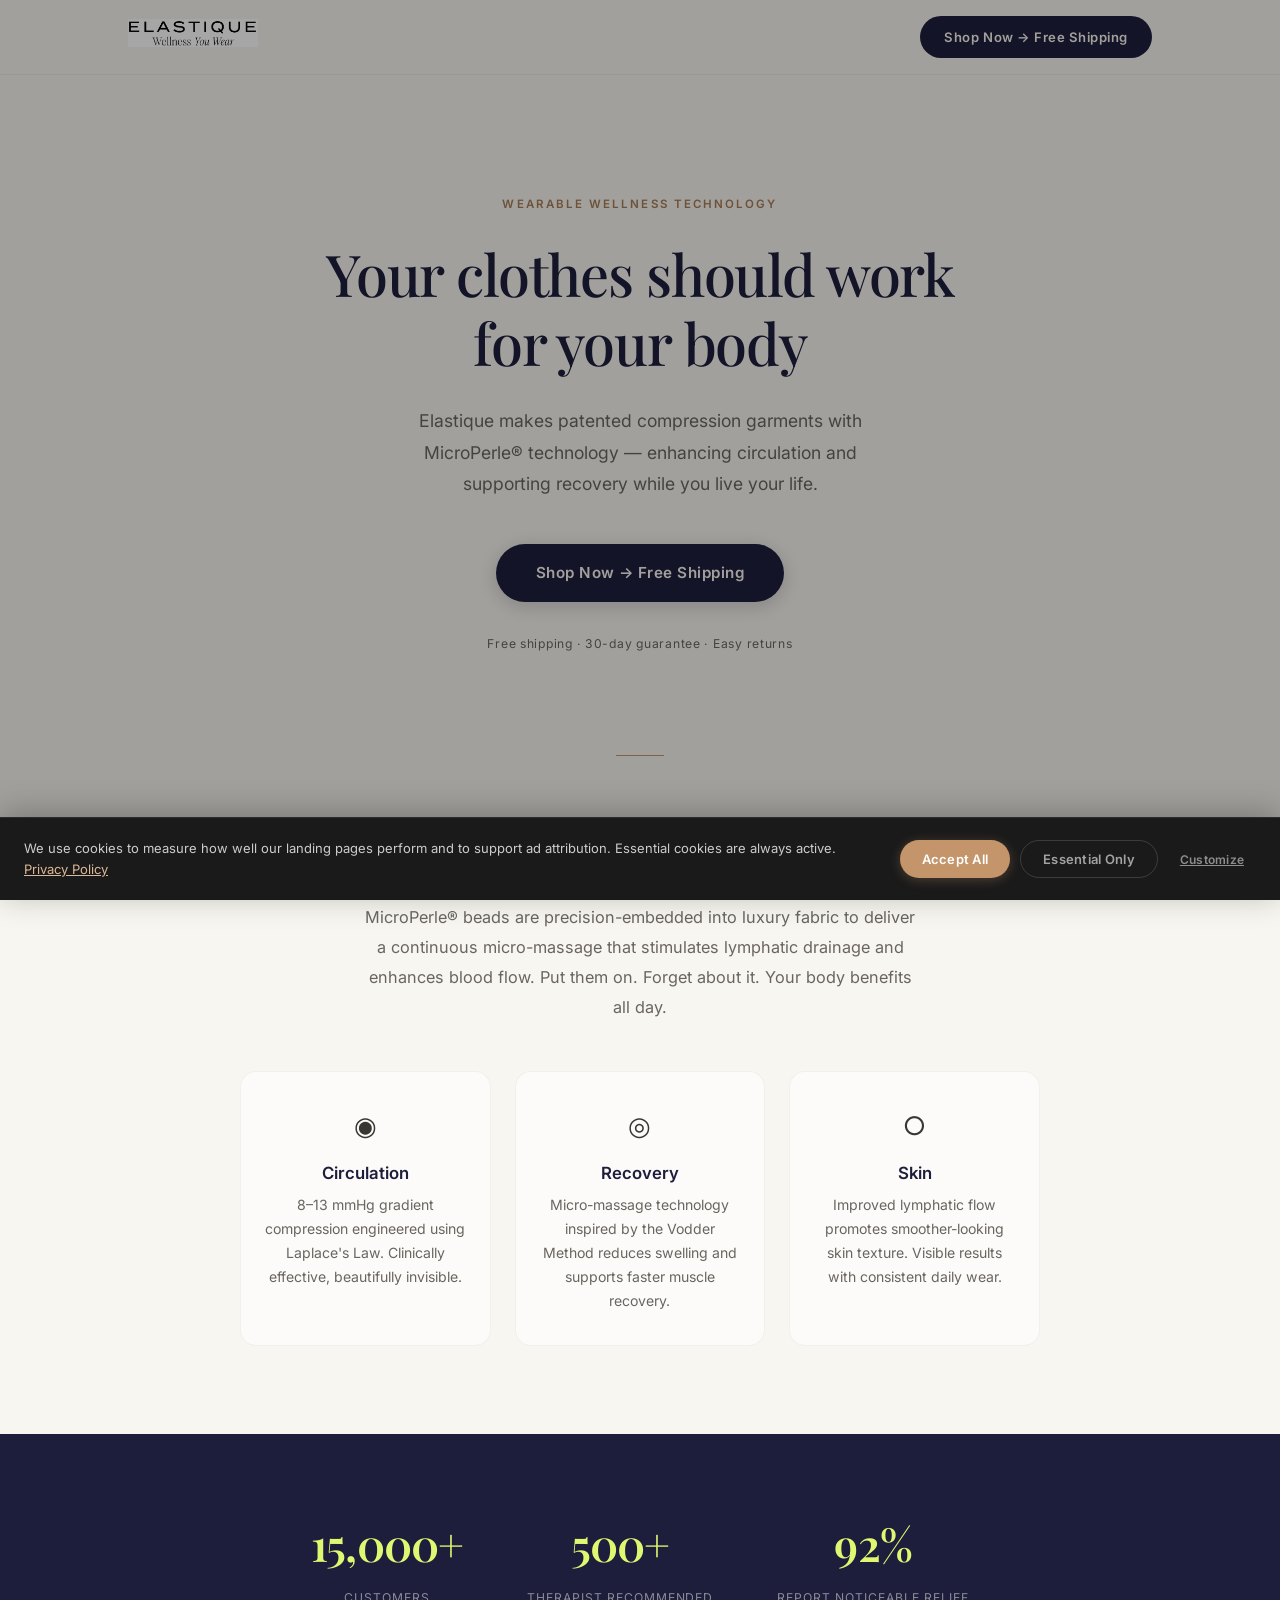
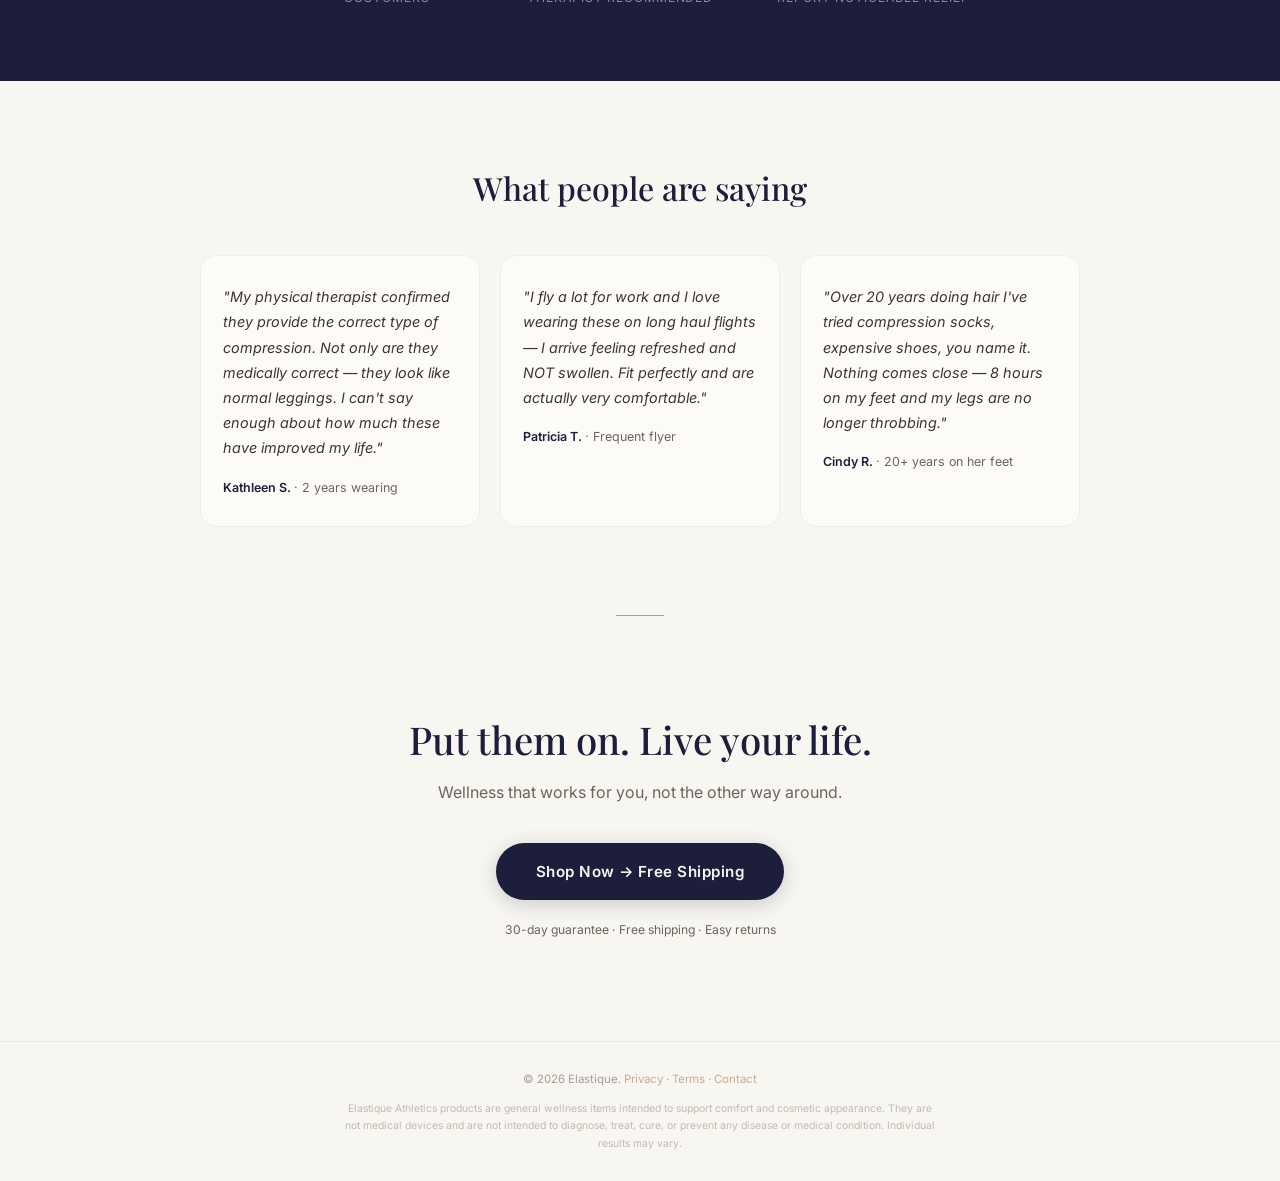
<file: index.html>
<!DOCTYPE html>
<html lang="en">
<head>
    <meta charset="UTF-8">
    <meta name="viewport" content="width=device-width, initial-scale=1.0">
    <title>Elastique — Wearable Wellness Technology</title>
    <meta name="description" content="Patented MicroPerle® technology. Luxury compression that enhances circulation and supports recovery — while you live your life.">
    <link rel="canonical" href="https://elastiqueathletics.com">

    <!-- Open Graph -->
    <meta property="og:type" content="website">
    <meta property="og:url" content="https://elastiqueathletics.com">
    <meta property="og:title" content="Elastique — Wearable Wellness Technology">
    <meta property="og:description" content="Patented MicroPerle® technology. Luxury compression that enhances circulation and supports recovery.">
    <meta property="og:image" content="https://www.elastiqueathletics.com/cdn/shop/files/Logo_Final_Black_200x.png">

    <!-- Twitter -->
    <meta property="twitter:card" content="summary_large_image">
    <meta property="twitter:url" content="https://elastiqueathletics.com">
    <meta property="twitter:title" content="Elastique — Wearable Wellness Technology">
    <meta property="twitter:description" content="Patented MicroPerle® technology. Luxury compression that enhances circulation and supports recovery.">

    <!-- Structured Data -->
    <script type="application/ld+json">
    {
      "@context": "https://schema.org",
      "@type": "Organization",
      "name": "Elastique",
      "url": "https://elastiqueathletics.com",
      "logo": "https://www.elastiqueathletics.com/cdn/shop/files/Logo_Final_Black_200x.png",
      "sameAs": [
        "https://www.instagram.com/elastiqueathletics/",
        "https://www.facebook.com/elastiqueathletics/"
      ]
    }
    </script>

    <link rel="preconnect" href="https://fonts.googleapis.com">
    <link rel="preconnect" href="https://fonts.gstatic.com" crossorigin>
    <link href="https://fonts.googleapis.com/css2?family=Inter:wght@400;500;600&family=Playfair+Display:wght@500;600&display=swap" rel="stylesheet">

    <style>
        :root {
            --midnight: #1D1E3C;
            --cream: #F8F6F0;
            --chartreuse: #E0F771;
            --blush: #F4C7C3;
            --text: #3a3632;
            --text-light: #6b6560;
            --accent: #c4956a;
            --accent-dark: #a87d56;
            --transition: 0.35s cubic-bezier(.4,0,.2,1);
        }

        * { margin: 0; padding: 0; box-sizing: border-box; }
        html { scroll-behavior: smooth; }

        body {
            font-family: 'Inter', -apple-system, sans-serif;
            color: var(--text);
            background: var(--cream);
            line-height: 1.7;
            -webkit-font-smoothing: antialiased;
        }

        h1, h2, h3 {
            font-family: 'Playfair Display', Georgia, serif;
            font-weight: 500;
            line-height: 1.2;
            color: var(--midnight);
        }

        .container {
            max-width: 1080px;
            margin: 0 auto;
            padding: 0 28px;
        }

        /* ── NAV ── */
        .nav {
            position: sticky;
            top: 0;
            z-index: 100;
            background: rgba(248, 246, 240, 0.92);
            backdrop-filter: blur(16px);
            -webkit-backdrop-filter: blur(16px);
            border-bottom: 1px solid rgba(29, 30, 60, 0.06);
            padding: 16px 0;
        }
        .nav .container {
            display: flex;
            justify-content: space-between;
            align-items: center;
        }
        .logo img {
            height: 28px;
            width: auto;
        }
        .nav-cta {
            padding: 10px 24px;
            background: var(--midnight);
            color: var(--cream);
            font-family: 'Inter', sans-serif;
            font-size: 0.82rem;
            font-weight: 600;
            letter-spacing: 0.04em;
            border: none;
            border-radius: 50px;
            cursor: pointer;
            text-decoration: none;
            transition: var(--transition);
        }
        .nav-cta:hover {
            background: #2a2b4f;
            transform: translateY(-1px);
        }

        /* ── HERO ── */
        .hero {
            padding: 120px 0 100px;
            text-align: center;
        }
        @media (max-width: 768px) {
            .hero { padding: 80px 0 60px; }
        }
        .hero-eyebrow {
            font-size: 0.72rem;
            font-weight: 600;
            letter-spacing: 0.18em;
            text-transform: uppercase;
            color: var(--accent-dark);
            margin-bottom: 24px;
            display: block;
        }
        .hero h1 {
            font-size: clamp(2.2rem, 5.5vw, 3.6rem);
            max-width: 720px;
            margin: 0 auto 28px;
            letter-spacing: -0.02em;
        }
        .hero-sub {
            font-size: 1.1rem;
            color: var(--text-light);
            max-width: 520px;
            margin: 0 auto 44px;
            line-height: 1.8;
        }
        .hero-cta {
            display: inline-flex;
            align-items: center;
            gap: 10px;
            padding: 16px 40px;
            background: var(--midnight);
            color: var(--cream);
            font-family: 'Inter', sans-serif;
            font-size: 0.95rem;
            font-weight: 600;
            letter-spacing: 0.03em;
            border: none;
            border-radius: 50px;
            cursor: pointer;
            text-decoration: none;
            transition: var(--transition);
            box-shadow: 0 4px 20px rgba(29, 30, 60, 0.2);
        }
        .hero-cta:hover {
            background: #2a2b4f;
            transform: translateY(-2px);
            box-shadow: 0 8px 32px rgba(29, 30, 60, 0.3);
        }
        .hero-meta {
            margin-top: 32px;
            font-size: 0.76rem;
            color: var(--text-light);
            letter-spacing: 0.06em;
            opacity: 0.7;
        }

        /* ── DIVIDER ── */
        .divider {
            width: 48px;
            height: 1px;
            background: var(--accent);
            margin: 0 auto;
        }

        /* ── WHAT WE DO ── */
        .what {
            padding: 88px 0;
            text-align: center;
        }
        @media (max-width: 768px) {
            .what { padding: 56px 0; }
        }
        .what h2 {
            font-size: clamp(1.4rem, 3vw, 2rem);
            margin-bottom: 20px;
        }
        .what-body {
            font-size: 1.02rem;
            color: var(--text-light);
            max-width: 560px;
            margin: 0 auto 48px;
            line-height: 1.85;
        }

        /* ── PILLARS ── */
        .pillars {
            display: grid;
            grid-template-columns: repeat(3, 1fr);
            gap: 24px;
            max-width: 800px;
            margin: 0 auto;
        }
        @media (max-width: 768px) {
            .pillars { grid-template-columns: 1fr; gap: 16px; }
        }
        .pillar {
            padding: 32px 24px;
            background: rgba(255, 255, 255, 0.6);
            border-radius: 16px;
            border: 1px solid rgba(29, 30, 60, 0.05);
            transition: var(--transition);
        }
        .pillar:hover {
            background: rgba(255, 255, 255, 0.9);
            transform: translateY(-3px);
            box-shadow: 0 8px 32px rgba(0, 0, 0, 0.06);
        }
        .pillar-icon {
            font-size: 1.6rem;
            margin-bottom: 16px;
        }
        .pillar h3 {
            font-size: 1.05rem;
            margin-bottom: 10px;
            font-family: 'Inter', sans-serif;
            font-weight: 600;
            color: var(--midnight);
        }
        .pillar p {
            font-size: 0.88rem;
            color: var(--text-light);
            line-height: 1.7;
        }

        /* ── SOCIAL PROOF ── */
        .proof {
            padding: 72px 0;
            text-align: center;
            background: var(--midnight);
        }
        .proof-stats {
            display: flex;
            justify-content: center;
            gap: 64px;
            flex-wrap: wrap;
        }
        .proof-stat .number {
            font-family: 'Playfair Display', serif;
            font-size: clamp(2rem, 4vw, 2.8rem);
            font-weight: 600;
            color: var(--chartreuse);
            letter-spacing: -0.02em;
        }
        .proof-stat .label {
            font-size: 0.76rem;
            color: rgba(248, 246, 240, 0.5);
            letter-spacing: 0.08em;
            text-transform: uppercase;
            margin-top: 6px;
        }

        /* ── VOICES ── */
        .voices {
            padding: 88px 0;
            text-align: center;
        }
        @media (max-width: 768px) {
            .voices { padding: 56px 0; }
        }
        .voices h2 {
            font-size: clamp(1.4rem, 3vw, 2rem);
            margin-bottom: 48px;
        }
        .voice-grid {
            display: grid;
            grid-template-columns: repeat(3, 1fr);
            gap: 20px;
            max-width: 880px;
            margin: 0 auto;
        }
        @media (max-width: 768px) {
            .voice-grid { grid-template-columns: 1fr; }
        }
        .voice-card {
            padding: 28px 22px;
            background: rgba(255, 255, 255, 0.5);
            border-radius: 16px;
            border: 1px solid rgba(29, 30, 60, 0.05);
            text-align: left;
        }
        .voice-card blockquote {
            font-size: 0.9rem;
            font-style: italic;
            color: var(--text);
            line-height: 1.75;
            margin-bottom: 16px;
        }
        .voice-name {
            font-size: 0.78rem;
            font-weight: 600;
            color: var(--midnight);
        }
        .voice-name span {
            font-weight: 400;
            color: var(--text-light);
        }

        /* ── FINAL CTA ── */
        .final {
            padding: 100px 0;
            text-align: center;
        }
        @media (max-width: 768px) {
            .final { padding: 64px 0; }
        }
        .final h2 {
            font-size: clamp(1.6rem, 3.5vw, 2.4rem);
            margin-bottom: 16px;
        }
        .final-sub {
            font-size: 1rem;
            color: var(--text-light);
            max-width: 440px;
            margin: 0 auto 36px;
            line-height: 1.8;
        }
        .final-meta {
            margin-top: 20px;
            font-size: 0.76rem;
            color: var(--text-light);
            opacity: 0.65;
        }

        /* ── FOOTER ── */
        footer {
            padding: 28px 0;
            text-align: center;
            border-top: 1px solid rgba(29, 30, 60, 0.06);
        }
        footer p {
            font-size: 0.72rem;
            color: var(--text-light);
            opacity: 0.6;
        }
        footer a {
            color: var(--accent-dark);
            text-decoration: none;
        }
        footer .disclaimer {
            margin-top: 10px;
            font-size: 0.65rem;
            opacity: 0.4;
            max-width: 600px;
            margin-left: auto;
            margin-right: auto;
        }

        /* ── ANIMATIONS ── */
        .fade {
            opacity: 0;
            transform: translateY(16px);
            transition: opacity 0.7s ease, transform 0.7s ease;
        }
        .fade.visible {
            opacity: 1;
            transform: translateY(0);
        }
    </style>
</head>
<body>

<!-- NAV -->
<nav class="nav">
    <div class="container">
        <a href="#" class="logo"><img src="assets/elastique_official_logo.webp" alt="Elastique"></a>
        <a href="https://www.elastiqueathletics.com/products/loriginal-leggings" class="nav-cta" target="_blank" rel="noopener">Shop Now → Free Shipping</a>
    </div>
</nav>

<!-- HERO -->
<section class="hero">
    <div class="container">
        <span class="hero-eyebrow fade">Wearable Wellness Technology</span>
        <h1 class="fade">Your clothes should work<br>for your body</h1>
        <p class="hero-sub fade">Elastique makes patented compression garments with MicroPerle® technology — enhancing circulation and supporting recovery while you live your life.</p>
        <a href="https://www.elastiqueathletics.com/products/loriginal-leggings" class="hero-cta fade" target="_blank" rel="noopener">Shop Now → Free Shipping</a>
        <p class="hero-meta fade">Free shipping · 30-day guarantee · Easy returns</p>
    </div>
</section>

<div class="divider"></div>

<!-- WHAT WE DO -->
<section class="what">
    <div class="container">
        <h2 class="fade">Passive wellness. Patented science.</h2>
        <p class="what-body fade">MicroPerle® beads are precision-embedded into luxury fabric to deliver a continuous micro-massage that stimulates lymphatic drainage and enhances blood flow. Put them on. Forget about it. Your body benefits all day.</p>

        <div class="pillars">
            <div class="pillar fade">
                <div class="pillar-icon">◉</div>
                <h3>Circulation</h3>
                <p>8–13 mmHg gradient compression engineered using Laplace's Law. Clinically effective, beautifully invisible.</p>
            </div>
            <div class="pillar fade">
                <div class="pillar-icon">◎</div>
                <h3>Recovery</h3>
                <p>Micro-massage technology inspired by the Vodder Method reduces swelling and supports faster muscle recovery.</p>
            </div>
            <div class="pillar fade">
                <div class="pillar-icon">○</div>
                <h3>Skin</h3>
                <p>Improved lymphatic flow promotes smoother-looking skin texture. Visible results with consistent daily wear.</p>
            </div>
        </div>
    </div>
</section>

<!-- SOCIAL PROOF -->
<section class="proof">
    <div class="container fade">
        <div class="proof-stats">
            <div class="proof-stat">
                <div class="number">15,000+</div>
                <div class="label">Customers</div>
            </div>
            <div class="proof-stat">
                <div class="number">500+</div>
                <div class="label">Therapist Recommended</div>
            </div>
            <div class="proof-stat">
                <div class="number">92%</div>
                <div class="label">Report Noticeable Relief</div>
            </div>
        </div>
    </div>
</section>

<!-- VOICES -->
<section class="voices">
    <div class="container">
        <h2 class="fade">What people are saying</h2>
        <div class="voice-grid">
            <div class="voice-card fade">
                <blockquote>"My physical therapist confirmed they provide the correct type of compression. Not only are they medically correct — they look like normal leggings. I can't say enough about how much these have improved my life."</blockquote>
                <div class="voice-name">Kathleen S. <span>· 2 years wearing</span></div>
            </div>
            <div class="voice-card fade">
                <blockquote>"I fly a lot for work and I love wearing these on long haul flights — I arrive feeling refreshed and NOT swollen. Fit perfectly and are actually very comfortable."</blockquote>
                <div class="voice-name">Patricia T. <span>· Frequent flyer</span></div>
            </div>
            <div class="voice-card fade">
                <blockquote>"Over 20 years doing hair I've tried compression socks, expensive shoes, you name it. Nothing comes close — 8 hours on my feet and my legs are no longer throbbing."</blockquote>
                <div class="voice-name">Cindy R. <span>· 20+ years on her feet</span></div>
            </div>
        </div>
    </div>
</section>

<div class="divider"></div>

<!-- FINAL CTA -->
<section class="final">
    <div class="container">
        <h2 class="fade">Put them on. Live your life.</h2>
        <p class="final-sub fade">Wellness that works for you, not the other way around.</p>
        <a href="https://www.elastiqueathletics.com/products/loriginal-leggings" class="hero-cta fade" target="_blank" rel="noopener">Shop Now → Free Shipping</a>
        <p class="final-meta fade">30-day guarantee · Free shipping · Easy returns</p>
    </div>
</section>

<!-- FOOTER -->
<footer>
    <div class="container">
        <p>&copy; 2026 Elastique. <a href="https://www.elastiqueathletics.com/policies/privacy-policy">Privacy</a> · <a href="https://www.elastiqueathletics.com/policies/terms-of-service">Terms</a> · <a href="https://www.elastiqueathletics.com/pages/contact">Contact</a></p>
        <p class="disclaimer">Elastique Athletics products are general wellness items intended to support comfort and cosmetic appearance. They are not medical devices and are not intended to diagnose, treat, cure, or prevent any disease or medical condition. Individual results may vary.</p>
    </div>
</footer>

<script>
// Scroll animations
var obs = new IntersectionObserver(function(entries) {
    entries.forEach(function(e) { if (e.isIntersecting) e.target.classList.add('visible'); });
}, { threshold: 0.1, rootMargin: '0px 0px -30px 0px' });
document.querySelectorAll('.fade').forEach(function(el) { obs.observe(el); });

// Nav shadow
window.addEventListener('scroll', function() {
    document.querySelector('.nav').style.boxShadow = window.scrollY > 30 ? '0 2px 20px rgba(0,0,0,.06)' : 'none';
});

// Affiliate UTM tracking
(function(){
    var p = new URLSearchParams(window.location.search), td = {};
    ['utm_source','utm_medium','utm_campaign','utm_content','utm_term','ref','aff','affiliate_id'].forEach(function(k) { var v = p.get(k); if(v) td[k] = v; });
    window.__aff = td;
})();
</script>
<script src="tracking/consent-banner.js"></script>
</body>
</html>
</file>
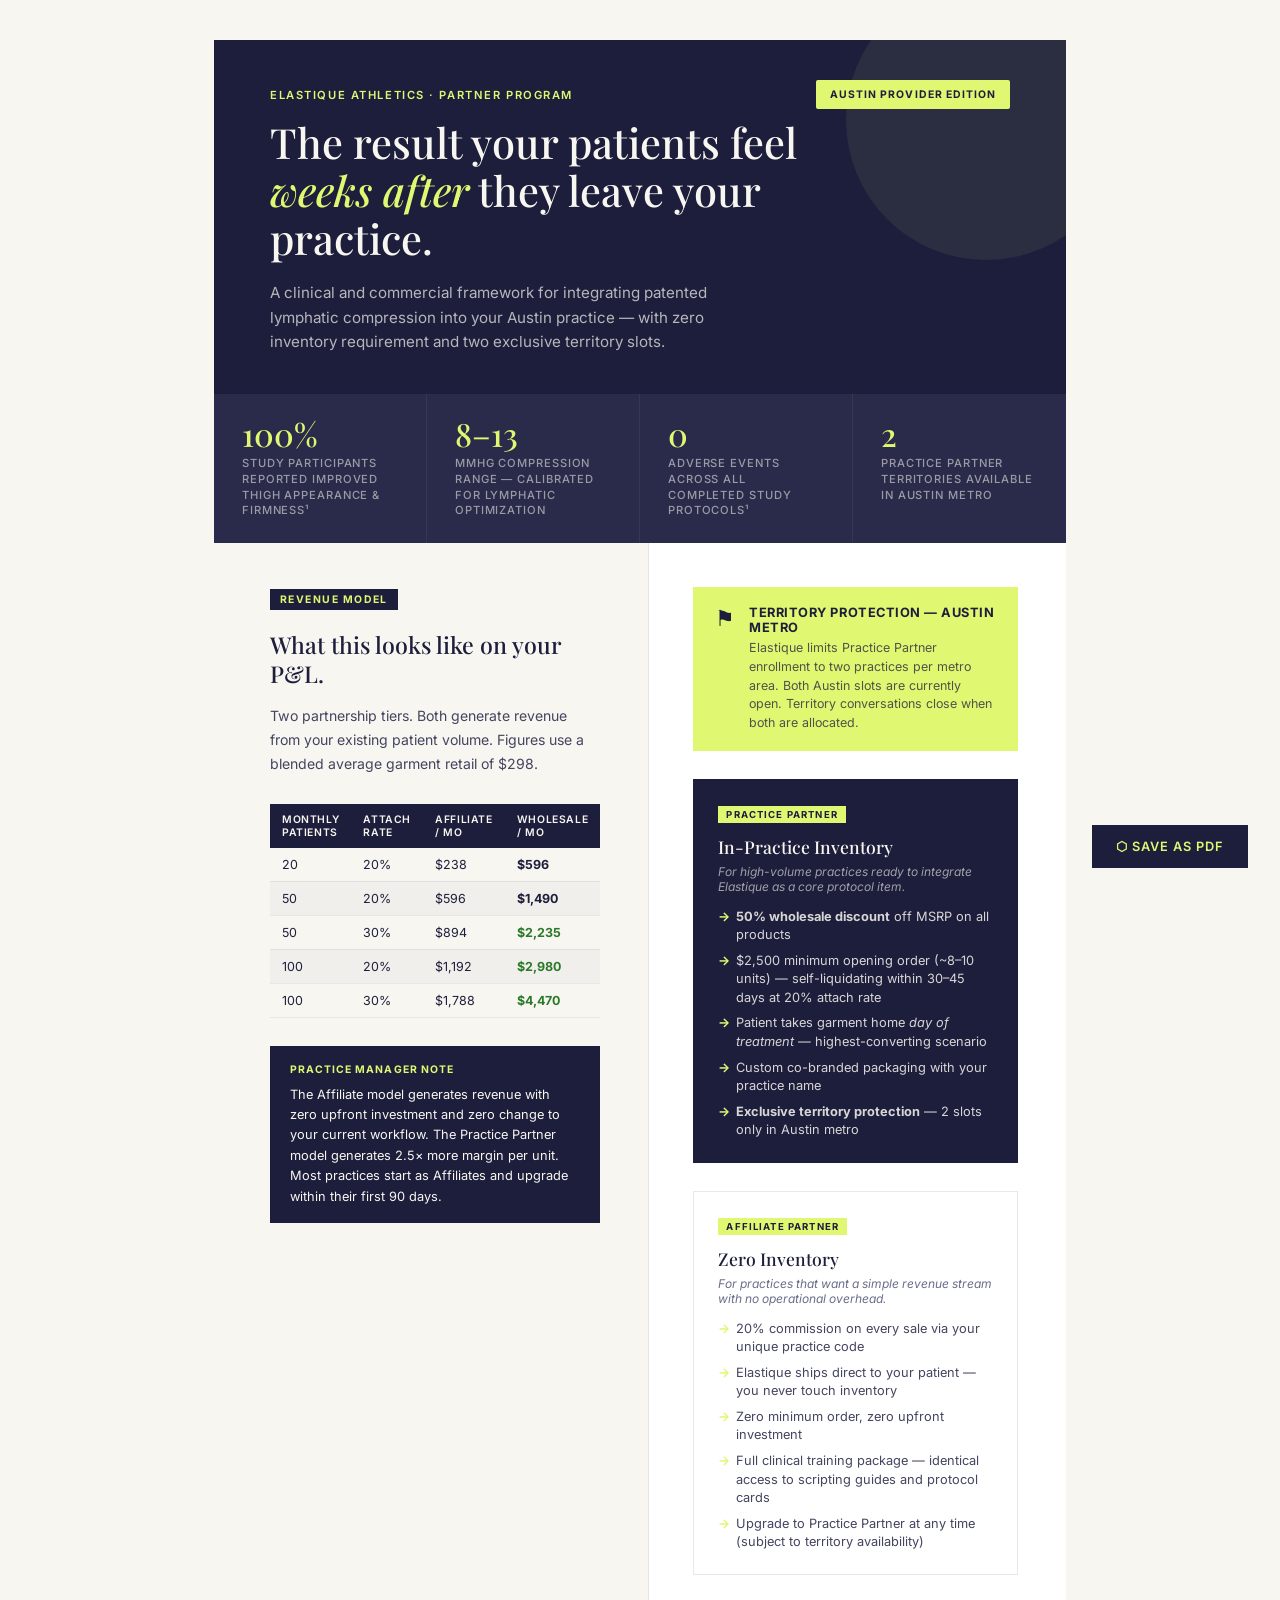
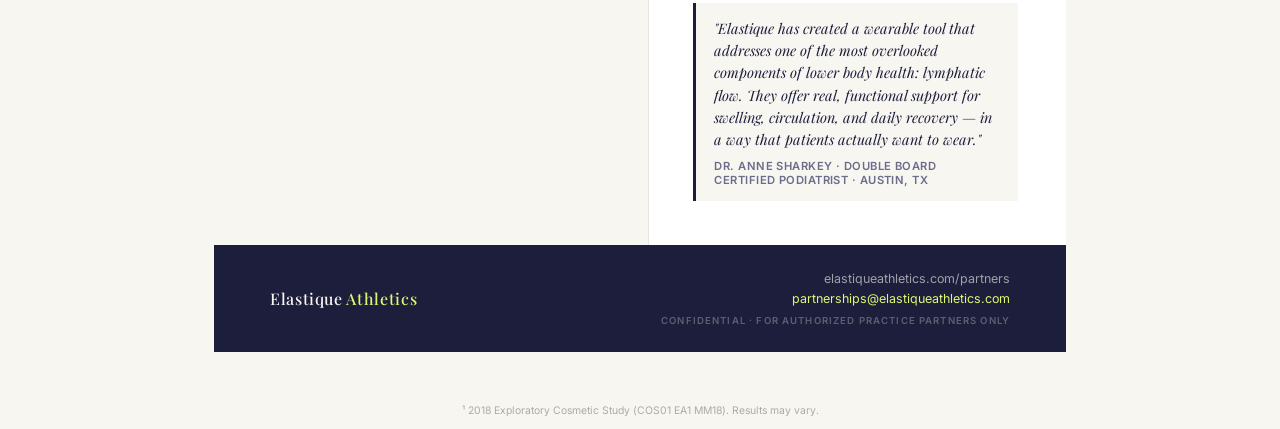
<file: austin-partner-onepager/index.html>
<!DOCTYPE html>
<html lang="en">
<head>
  <meta charset="UTF-8">
  <meta name="viewport" content="width=device-width, initial-scale=1.0">
  <title>Austin Provider Edition | Elastique Athletics Partner Program</title>
  <link rel="preconnect" href="https://fonts.googleapis.com">
  <link href="https://fonts.googleapis.com/css2?family=Inter:wght@300;400;500;600;700&family=Playfair+Display:ital,wght@0,400;0,500;0,600;1,400&display=swap" rel="stylesheet">
  <style>
    :root {
      --chartreuse: #E0F771;
      --midnight: #1D1E3C;
      --midnight-light: #2a2b4a;
      --cream: #F8F6F0;
      --blush: #F4C7C3;
      --text-muted: #6b6d8a;
    }

    * { margin: 0; padding: 0; box-sizing: border-box; }

    body {
      font-family: 'Inter', sans-serif;
      background: var(--cream);
      color: var(--midnight);
      min-height: 100vh;
    }

    /* ── PRINT STYLES ── */
    @media print {
      body { background: white; }
      .no-print { display: none !important; }
      .page { page-break-after: always; min-height: 100vh; }
      * { -webkit-print-color-adjust: exact; print-color-adjust: exact; }
    }

    /* ── SCREEN WRAPPER ── */
    .page-wrapper {
      max-width: 900px;
      margin: 0 auto;
      padding: 40px 24px;
    }

    /* ── HEADER BAND ── */
    .header {
      background: var(--midnight);
      color: var(--cream);
      padding: 48px 56px 40px;
      position: relative;
      overflow: hidden;
    }

    .header::before {
      content: '';
      position: absolute;
      top: -60px; right: -60px;
      width: 280px; height: 280px;
      background: var(--chartreuse);
      border-radius: 50%;
      opacity: 0.07;
    }

    .header-eyebrow {
      font-size: 0.7rem;
      font-weight: 600;
      letter-spacing: 0.14em;
      text-transform: uppercase;
      color: var(--chartreuse);
      margin-bottom: 16px;
    }

    .header h1 {
      font-family: 'Playfair Display', serif;
      font-size: 2.6rem;
      font-weight: 500;
      line-height: 1.15;
      color: var(--cream);
      max-width: 560px;
      margin-bottom: 20px;
    }

    .header h1 em {
      font-style: italic;
      color: var(--chartreuse);
    }

    .header-sub {
      font-size: 0.95rem;
      line-height: 1.6;
      color: rgba(248,246,240,0.7);
      max-width: 480px;
    }

    .header-badge {
      position: absolute;
      top: 40px; right: 56px;
      background: var(--chartreuse);
      color: var(--midnight);
      font-size: 0.65rem;
      font-weight: 700;
      letter-spacing: 0.1em;
      text-transform: uppercase;
      padding: 8px 14px;
      border-radius: 2px;
    }

    /* ── STATS ROW ── */
    .stats-row {
      display: grid;
      grid-template-columns: repeat(4, 1fr);
      background: var(--midnight-light);
    }

    .stat {
      padding: 24px 28px;
      border-right: 1px solid rgba(255,255,255,0.06);
      color: var(--cream);
    }
    .stat:last-child { border-right: none; }

    .stat-number {
      font-family: 'Playfair Display', serif;
      font-size: 2rem;
      font-weight: 500;
      color: var(--chartreuse);
      line-height: 1;
      margin-bottom: 6px;
    }

    .stat-label {
      font-size: 0.7rem;
      font-weight: 500;
      letter-spacing: 0.08em;
      text-transform: uppercase;
      color: rgba(248,246,240,0.55);
      line-height: 1.4;
    }

    /* ── BODY CONTENT ── */
    .content {
      display: grid;
      grid-template-columns: 1fr 1fr;
      gap: 0;
    }

    /* ── LEFT COLUMN ── */
    .left-col {
      padding: 44px 48px 44px 56px;
      background: var(--cream);
      border-right: 1px solid rgba(29,30,60,0.08);
    }

    .section-label {
      font-size: 0.65rem;
      font-weight: 700;
      letter-spacing: 0.14em;
      text-transform: uppercase;
      color: var(--chartreuse);
      background: var(--midnight);
      display: inline-block;
      padding: 4px 10px;
      margin-bottom: 20px;
    }

    .left-col h2 {
      font-family: 'Playfair Display', serif;
      font-size: 1.45rem;
      font-weight: 500;
      line-height: 1.25;
      color: var(--midnight);
      margin-bottom: 16px;
    }

    .left-col p {
      font-size: 0.88rem;
      line-height: 1.7;
      color: #444560;
      margin-bottom: 28px;
    }

    /* Revenue model table */
    .revenue-table {
      width: 100%;
      border-collapse: collapse;
      margin-bottom: 28px;
      font-size: 0.78rem;
    }

    .revenue-table thead tr {
      background: var(--midnight);
      color: var(--cream);
    }

    .revenue-table th {
      padding: 9px 12px;
      text-align: left;
      font-weight: 600;
      font-size: 0.65rem;
      letter-spacing: 0.06em;
      text-transform: uppercase;
    }

    .revenue-table tbody tr {
      border-bottom: 1px solid rgba(29,30,60,0.07);
    }

    .revenue-table tbody tr:nth-child(even) {
      background: rgba(29,30,60,0.03);
    }

    .revenue-table td {
      padding: 9px 12px;
      color: var(--midnight);
    }

    .revenue-table td.highlight {
      font-weight: 700;
      color: var(--midnight);
    }

    .revenue-table td.green {
      font-weight: 700;
      color: #2a7a2a;
    }

    .note-box {
      background: var(--midnight);
      color: var(--cream);
      padding: 16px 20px;
      font-size: 0.8rem;
      line-height: 1.6;
      margin-bottom: 0;
    }

    .note-box strong {
      color: var(--chartreuse);
      display: block;
      font-size: 0.65rem;
      letter-spacing: 0.1em;
      text-transform: uppercase;
      margin-bottom: 6px;
    }

    /* ── RIGHT COLUMN ── */
    .right-col {
      padding: 44px 48px 44px 44px;
      background: white;
      display: flex;
      flex-direction: column;
      gap: 28px;
    }

    /* Tier cards */
    .tier-card {
      border: 1.5px solid rgba(29,30,60,0.1);
      padding: 22px 24px;
      position: relative;
    }

    .tier-card.featured {
      border-color: var(--midnight);
      background: var(--midnight);
      color: var(--cream);
    }

    .tier-badge {
      font-size: 0.6rem;
      font-weight: 700;
      letter-spacing: 0.12em;
      text-transform: uppercase;
      padding: 3px 8px;
      background: var(--chartreuse);
      color: var(--midnight);
      display: inline-block;
      margin-bottom: 12px;
    }

    .tier-card h3 {
      font-family: 'Playfair Display', serif;
      font-size: 1.1rem;
      font-weight: 500;
      margin-bottom: 6px;
    }

    .tier-card.featured h3 { color: var(--cream); }

    .tier-tagline {
      font-size: 0.75rem;
      color: rgba(248,246,240,0.6);
      margin-bottom: 14px;
      font-style: italic;
    }

    .tier-card:not(.featured) .tier-tagline {
      color: var(--text-muted);
    }

    .tier-features {
      list-style: none;
      display: flex;
      flex-direction: column;
      gap: 7px;
    }

    .tier-features li {
      font-size: 0.8rem;
      line-height: 1.45;
      padding-left: 18px;
      position: relative;
    }

    .tier-features li::before {
      content: '→';
      position: absolute;
      left: 0;
      color: var(--chartreuse);
      font-weight: 700;
    }

    .tier-card.featured .tier-features li {
      color: rgba(248,246,240,0.85);
    }

    .tier-card:not(.featured) .tier-features li {
      color: #444560;
    }

    /* Scarcity banner */
    .scarcity-banner {
      background: var(--chartreuse);
      color: var(--midnight);
      padding: 18px 22px;
      display: flex;
      align-items: flex-start;
      gap: 14px;
    }

    .scarcity-icon {
      font-size: 1.4rem;
      line-height: 1;
      flex-shrink: 0;
      margin-top: 2px;
    }

    .scarcity-text strong {
      display: block;
      font-size: 0.8rem;
      font-weight: 700;
      letter-spacing: 0.04em;
      text-transform: uppercase;
      margin-bottom: 4px;
    }

    .scarcity-text p {
      font-size: 0.78rem;
      line-height: 1.5;
      color: rgba(29,30,60,0.75);
      margin: 0;
    }

    /* Quote block */
    .quote-block {
      border-left: 3px solid var(--midnight);
      padding: 14px 18px;
      background: var(--cream);
    }

    .quote-text {
      font-family: 'Playfair Display', serif;
      font-size: 0.9rem;
      font-style: italic;
      line-height: 1.55;
      color: var(--midnight);
      margin-bottom: 8px;
    }

    .quote-attr {
      font-size: 0.7rem;
      font-weight: 600;
      letter-spacing: 0.04em;
      text-transform: uppercase;
      color: var(--text-muted);
    }

    /* ── FOOTER ── */
    .footer {
      background: var(--midnight);
      padding: 24px 56px;
      display: flex;
      justify-content: space-between;
      align-items: center;
    }

    .footer-brand {
      font-family: 'Playfair Display', serif;
      font-size: 1rem;
      font-weight: 500;
      color: var(--cream);
      letter-spacing: 0.04em;
    }

    .footer-brand span {
      color: var(--chartreuse);
    }

    .footer-contact {
      font-size: 0.78rem;
      color: rgba(248,246,240,0.6);
      text-align: right;
      line-height: 1.6;
    }

    .footer-contact a {
      color: var(--chartreuse);
      text-decoration: none;
    }

    .confidential {
      font-size: 0.6rem;
      font-weight: 600;
      letter-spacing: 0.12em;
      text-transform: uppercase;
      color: rgba(248,246,240,0.3);
      margin-top: 4px;
    }

    /* ── PRINT BUTTON ── */
    .print-btn {
      position: fixed;
      bottom: 32px;
      right: 32px;
      background: var(--midnight);
      color: var(--chartreuse);
      font-family: 'Inter', sans-serif;
      font-size: 0.8rem;
      font-weight: 600;
      letter-spacing: 0.08em;
      text-transform: uppercase;
      padding: 14px 24px;
      border: none;
      cursor: pointer;
      z-index: 100;
      transition: all 0.2s ease;
    }

    .print-btn:hover {
      background: var(--chartreuse);
      color: var(--midnight);
    }

    @media (max-width: 768px) {
      .header { padding: 32px 24px; }
      .header h1 { font-size: 1.8rem; }
      .header-badge { display: none; }
      .stats-row { grid-template-columns: repeat(2, 1fr); }
      .content { grid-template-columns: 1fr; }
      .left-col, .right-col { padding: 32px 24px; }
      .footer { flex-direction: column; gap: 12px; text-align: center; }
      .footer-contact { text-align: center; }
    }
  </style>
</head>
<body>

  <div class="page-wrapper">

    <!-- HEADER -->
    <div class="header">
      <div class="header-badge">Austin Provider Edition</div>
      <div class="header-eyebrow">Elastique Athletics · Partner Program</div>
      <h1>The result your patients feel <em>weeks after</em> they leave your practice.</h1>
      <p class="header-sub">A clinical and commercial framework for integrating patented lymphatic compression into your Austin practice — with zero inventory requirement and two exclusive territory slots.</p>
    </div>

    <!-- STATS ROW -->
    <div class="stats-row">
      <div class="stat">
        <div class="stat-number">100%</div>
        <div class="stat-label">Study participants reported improved thigh appearance &amp; firmness¹</div>
      </div>
      <div class="stat">
        <div class="stat-number">8–13</div>
        <div class="stat-label">mmHg compression range — calibrated for lymphatic optimization</div>
      </div>
      <div class="stat">
        <div class="stat-number">0</div>
        <div class="stat-label">Adverse events across all completed study protocols¹</div>
      </div>
      <div class="stat">
        <div class="stat-number">2</div>
        <div class="stat-label">Practice Partner territories available in Austin metro</div>
      </div>
    </div>

    <!-- BODY 2-COL -->
    <div class="content">

      <!-- LEFT: Revenue Model -->
      <div class="left-col">
        <div class="section-label">Revenue Model</div>
        <h2>What this looks like on your P&amp;L.</h2>
        <p>Two partnership tiers. Both generate revenue from your existing patient volume. Figures use a blended average garment retail of $298.</p>

        <table class="revenue-table">
          <thead>
            <tr>
              <th>Monthly Patients</th>
              <th>Attach Rate</th>
              <th>Affiliate / Mo</th>
              <th>Wholesale / Mo</th>
            </tr>
          </thead>
          <tbody>
            <tr>
              <td>20</td>
              <td>20%</td>
              <td>$238</td>
              <td class="highlight">$596</td>
            </tr>
            <tr>
              <td>50</td>
              <td>20%</td>
              <td>$596</td>
              <td class="highlight">$1,490</td>
            </tr>
            <tr>
              <td>50</td>
              <td>30%</td>
              <td>$894</td>
              <td class="green">$2,235</td>
            </tr>
            <tr>
              <td>100</td>
              <td>20%</td>
              <td>$1,192</td>
              <td class="green">$2,980</td>
            </tr>
            <tr>
              <td>100</td>
              <td>30%</td>
              <td>$1,788</td>
              <td class="green">$4,470</td>
            </tr>
          </tbody>
        </table>

        <div class="note-box">
          <strong>Practice Manager Note</strong>
          The Affiliate model generates revenue with zero upfront investment and zero change to your current workflow. The Practice Partner model generates 2.5× more margin per unit. Most practices start as Affiliates and upgrade within their first 90 days.
        </div>
      </div>

      <!-- RIGHT: Tiers + Scarcity + Quote -->
      <div class="right-col">

        <div class="scarcity-banner">
          <div class="scarcity-icon">⚑</div>
          <div class="scarcity-text">
            <strong>Territory Protection — Austin Metro</strong>
            <p>Elastique limits Practice Partner enrollment to two practices per metro area. Both Austin slots are currently open. Territory conversations close when both are allocated.</p>
          </div>
        </div>

        <div class="tier-card featured">
          <div class="tier-badge">Practice Partner</div>
          <h3>In-Practice Inventory</h3>
          <p class="tier-tagline">For high-volume practices ready to integrate Elastique as a core protocol item.</p>
          <ul class="tier-features">
            <li><strong>50% wholesale discount</strong> off MSRP on all products</li>
            <li>$2,500 minimum opening order (~8–10 units) — self-liquidating within 30–45 days at 20% attach rate</li>
            <li>Patient takes garment home <em>day of treatment</em> — highest-converting scenario</li>
            <li>Custom co-branded packaging with your practice name</li>
            <li><strong>Exclusive territory protection</strong> — 2 slots only in Austin metro</li>
          </ul>
        </div>

        <div class="tier-card">
          <div class="tier-badge">Affiliate Partner</div>
          <h3>Zero Inventory</h3>
          <p class="tier-tagline">For practices that want a simple revenue stream with no operational overhead.</p>
          <ul class="tier-features">
            <li>20% commission on every sale via your unique practice code</li>
            <li>Elastique ships direct to your patient — you never touch inventory</li>
            <li>Zero minimum order, zero upfront investment</li>
            <li>Full clinical training package — identical access to scripting guides and protocol cards</li>
            <li>Upgrade to Practice Partner at any time (subject to territory availability)</li>
          </ul>
        </div>

        <div class="quote-block">
          <p class="quote-text">"Elastique has created a wearable tool that addresses one of the most overlooked components of lower body health: lymphatic flow. They offer real, functional support for swelling, circulation, and daily recovery — in a way that patients actually want to wear."</p>
          <p class="quote-attr">Dr. Anne Sharkey · Double Board Certified Podiatrist · Austin, TX</p>
        </div>

      </div>
    </div>

    <!-- FOOTER -->
    <div class="footer">
      <div class="footer-brand">Elastique <span>Athletics</span></div>
      <div class="footer-contact">
        elastiqueathletics.com/partners
        <br><a href="mailto:partnerships@elastiqueathletics.com">partnerships@elastiqueathletics.com</a>
        <div class="confidential">Confidential · For Authorized Practice Partners Only</div>
      </div>
    </div>

  </div>

  <!-- Print Button (screen only) -->
  <button class="print-btn no-print" onclick="window.print()">⬡ Save as PDF</button>

  <p style="text-align:center;font-size:0.65rem;color:#aaa;padding:12px 0;font-family:'Inter',sans-serif;" class="no-print">
    ¹ 2018 Exploratory Cosmetic Study (COS01 EA1 MM18). Results may vary.
  </p>

</body>
</html>
</file>
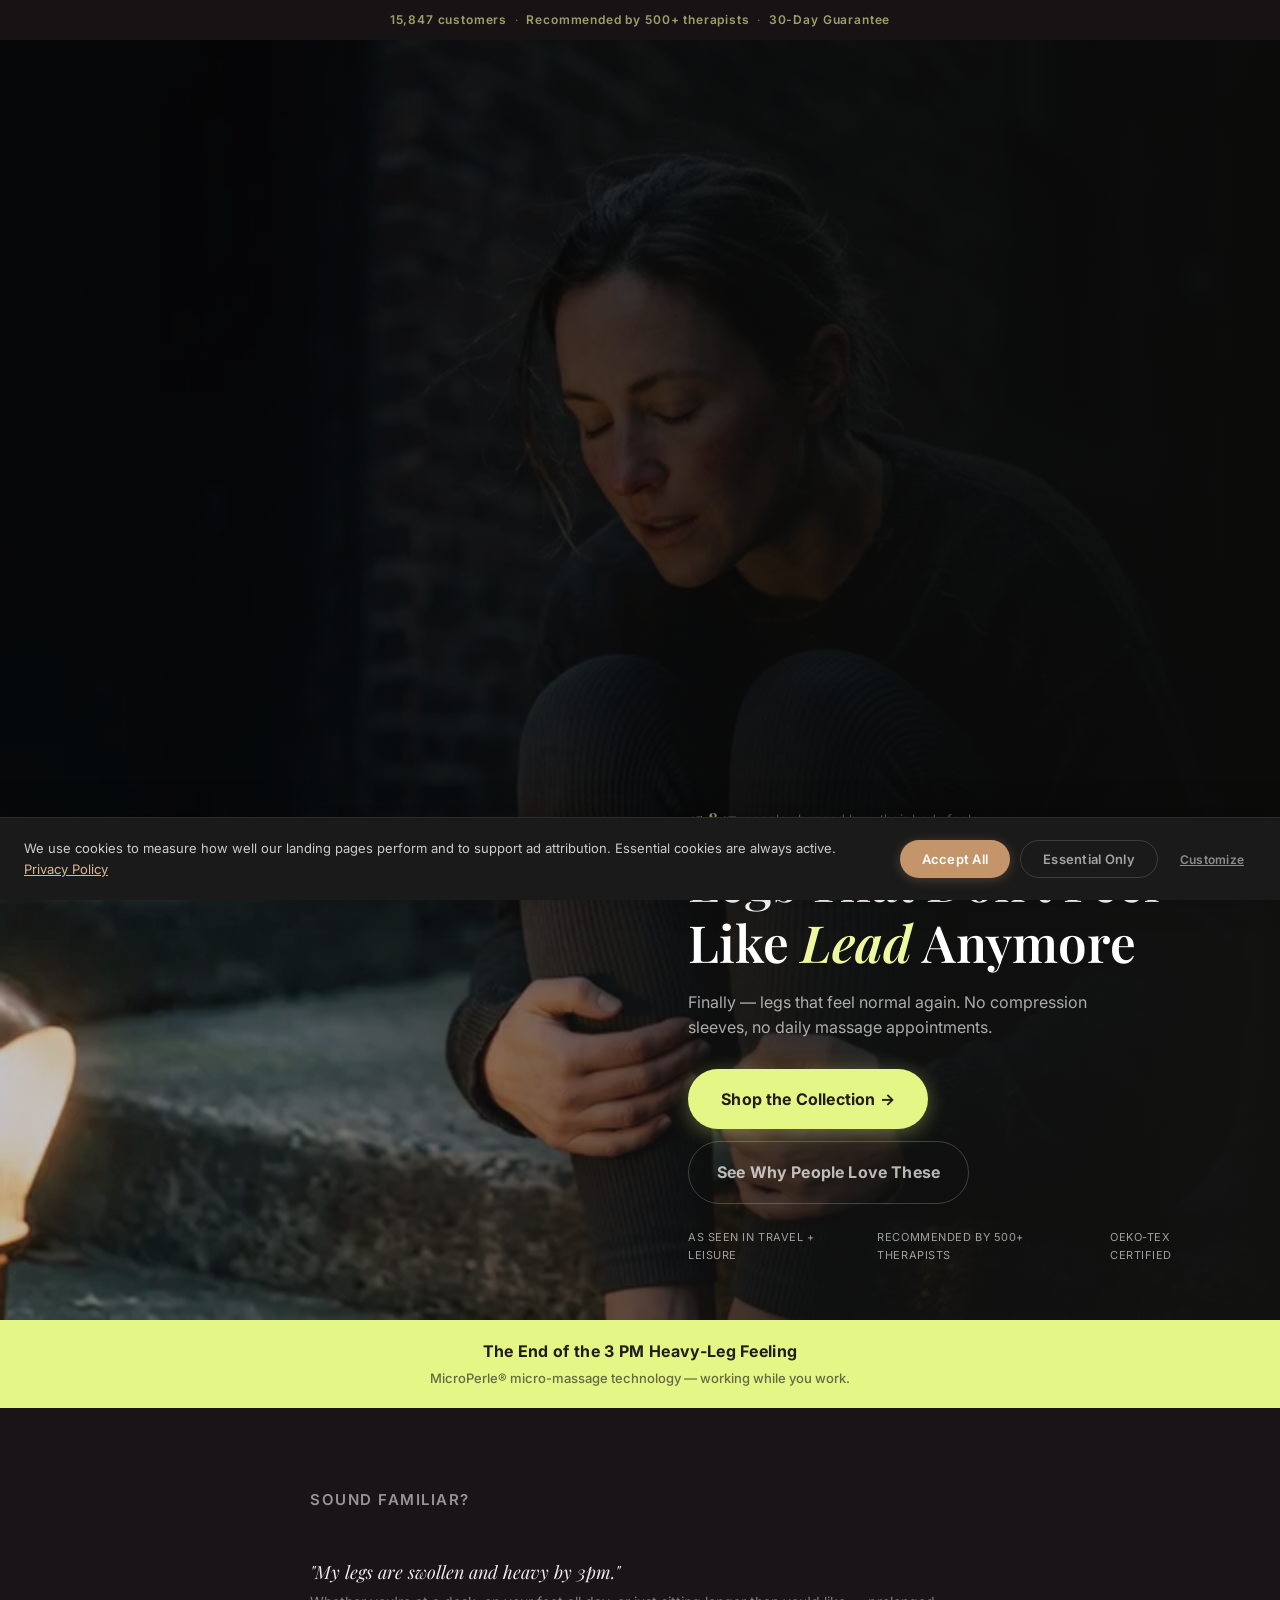
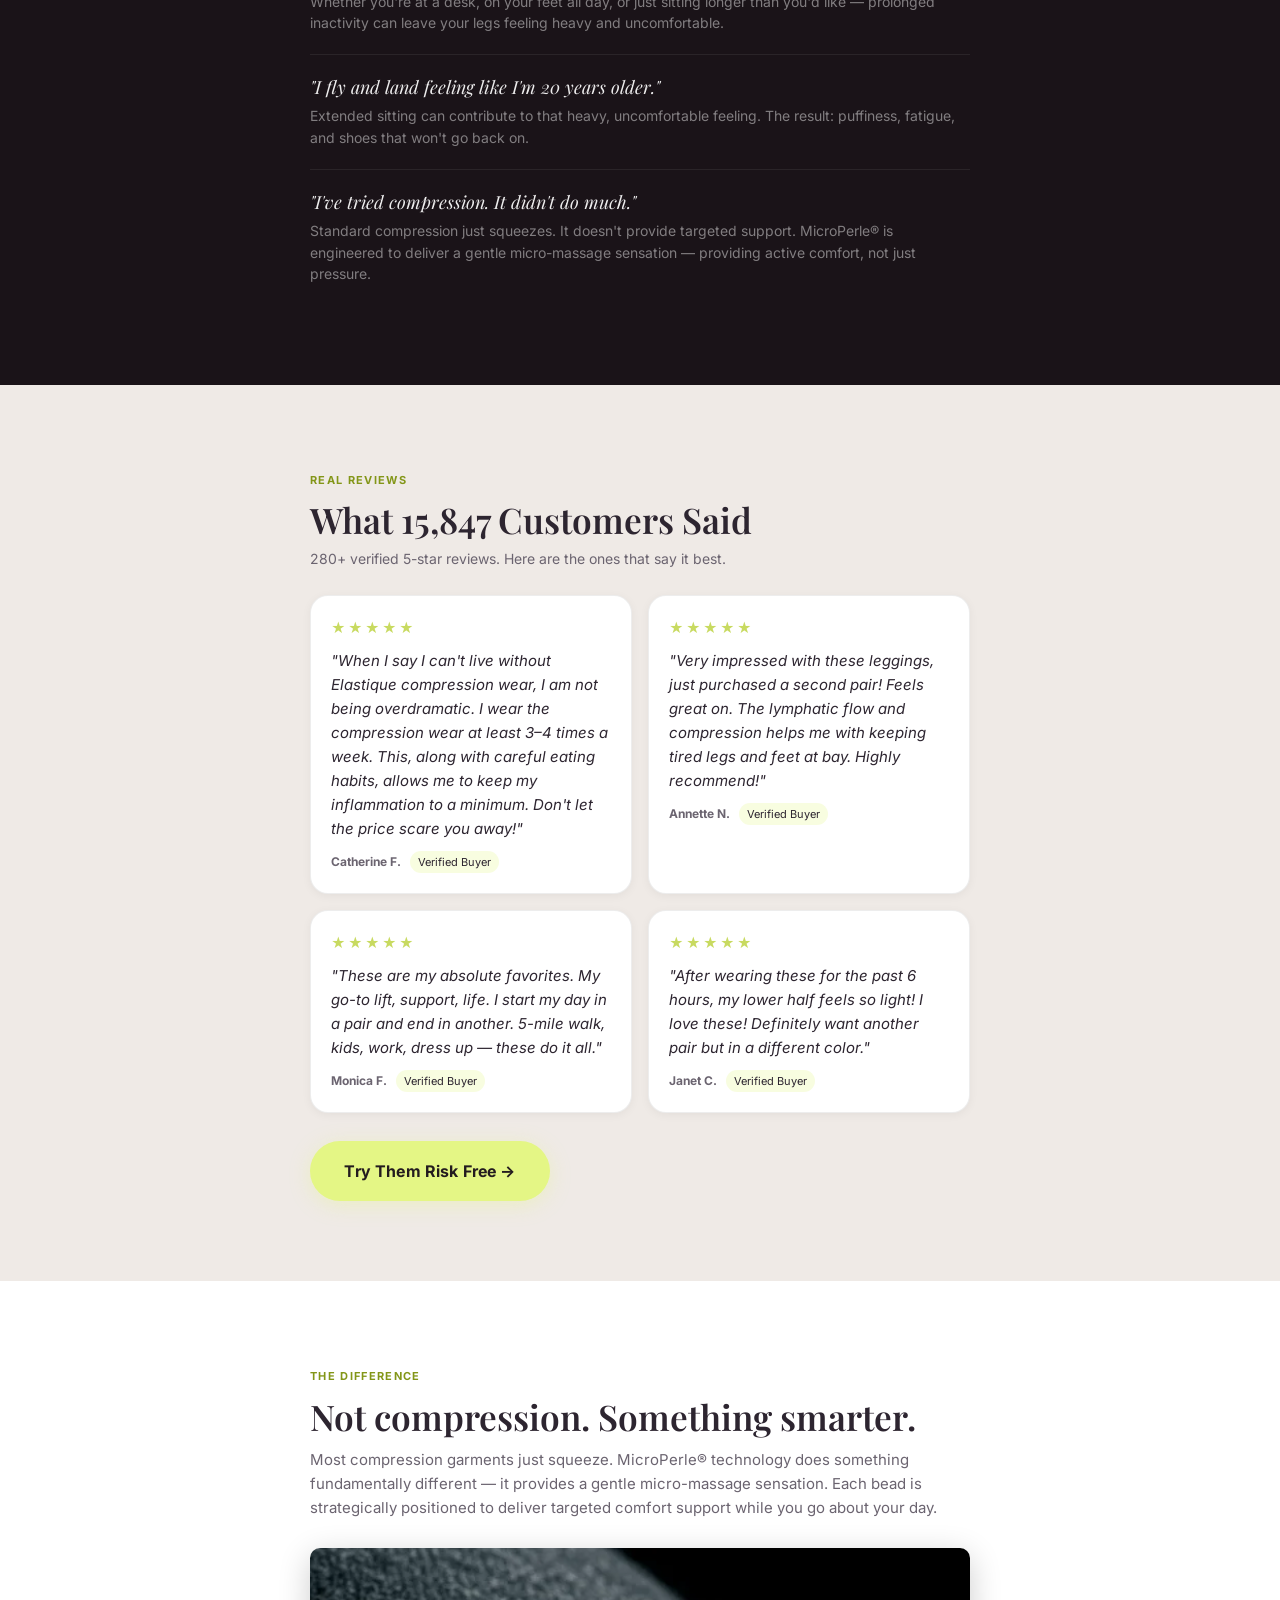
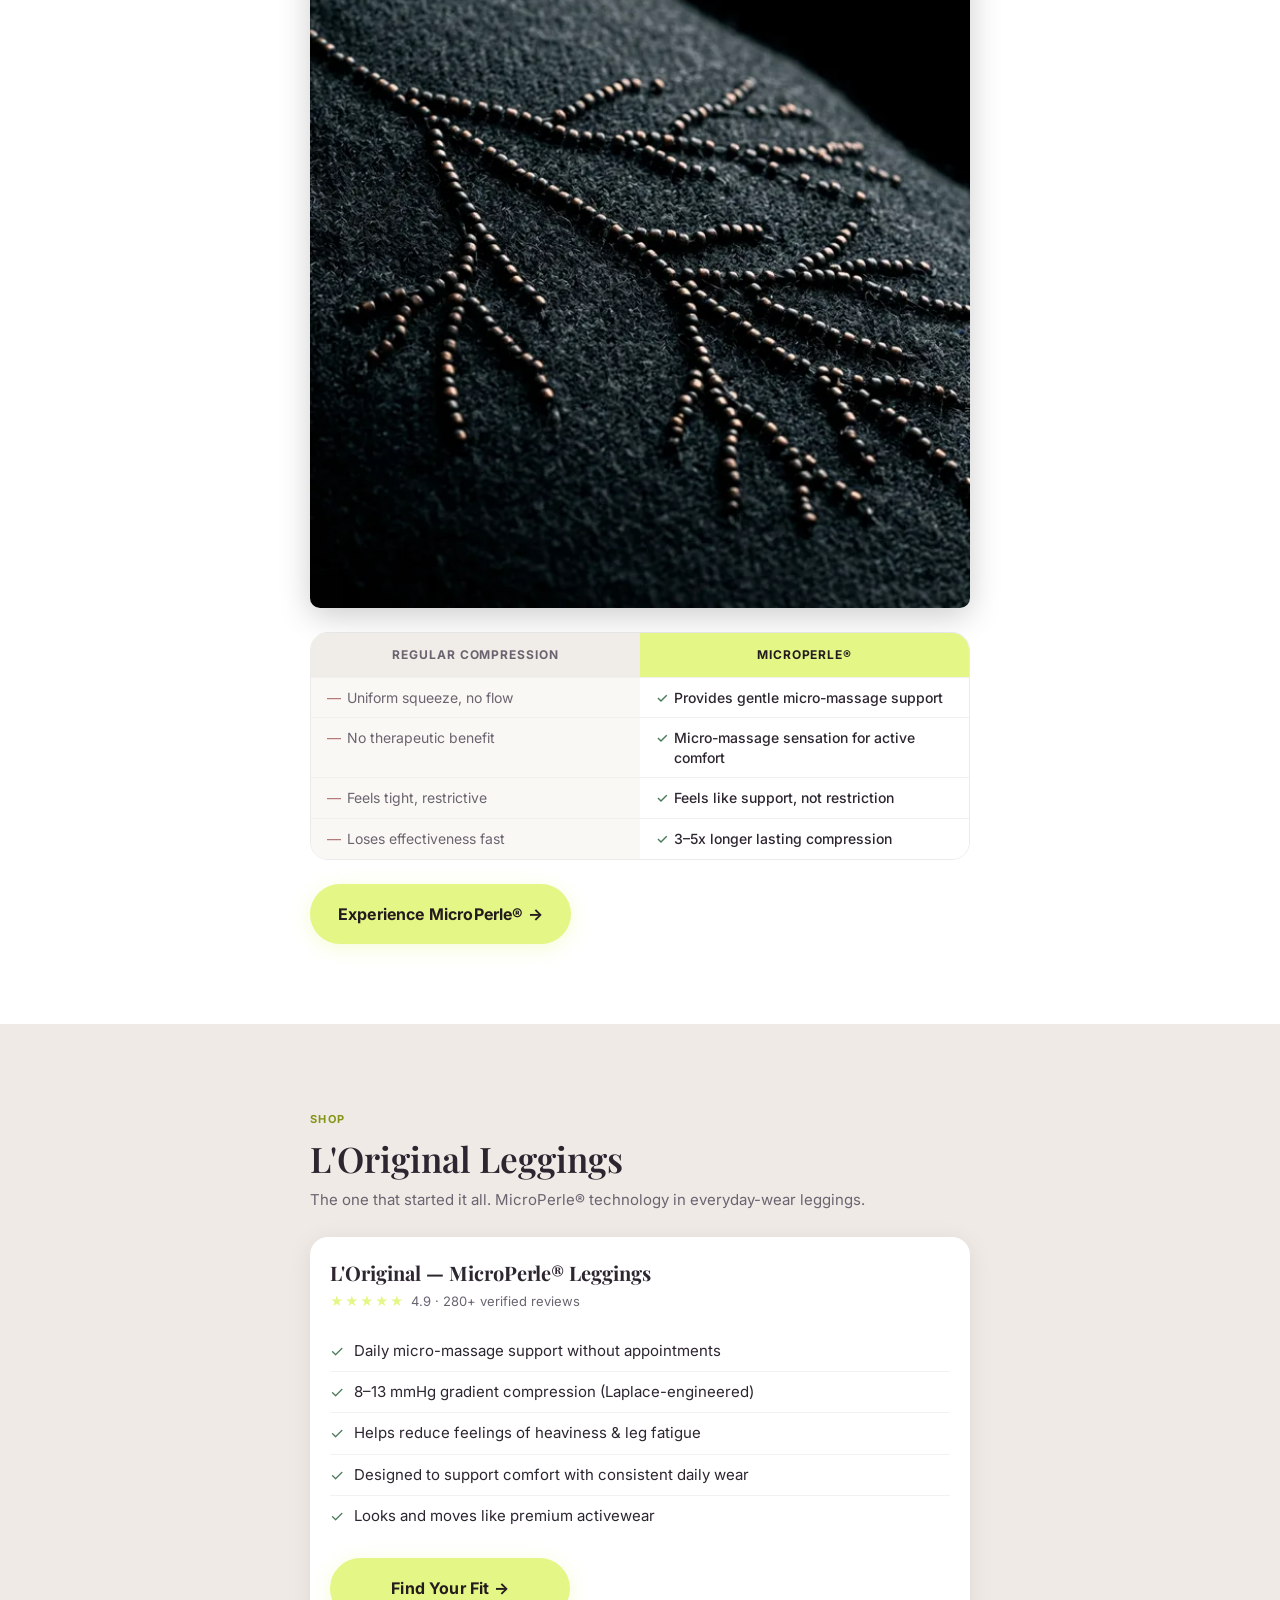
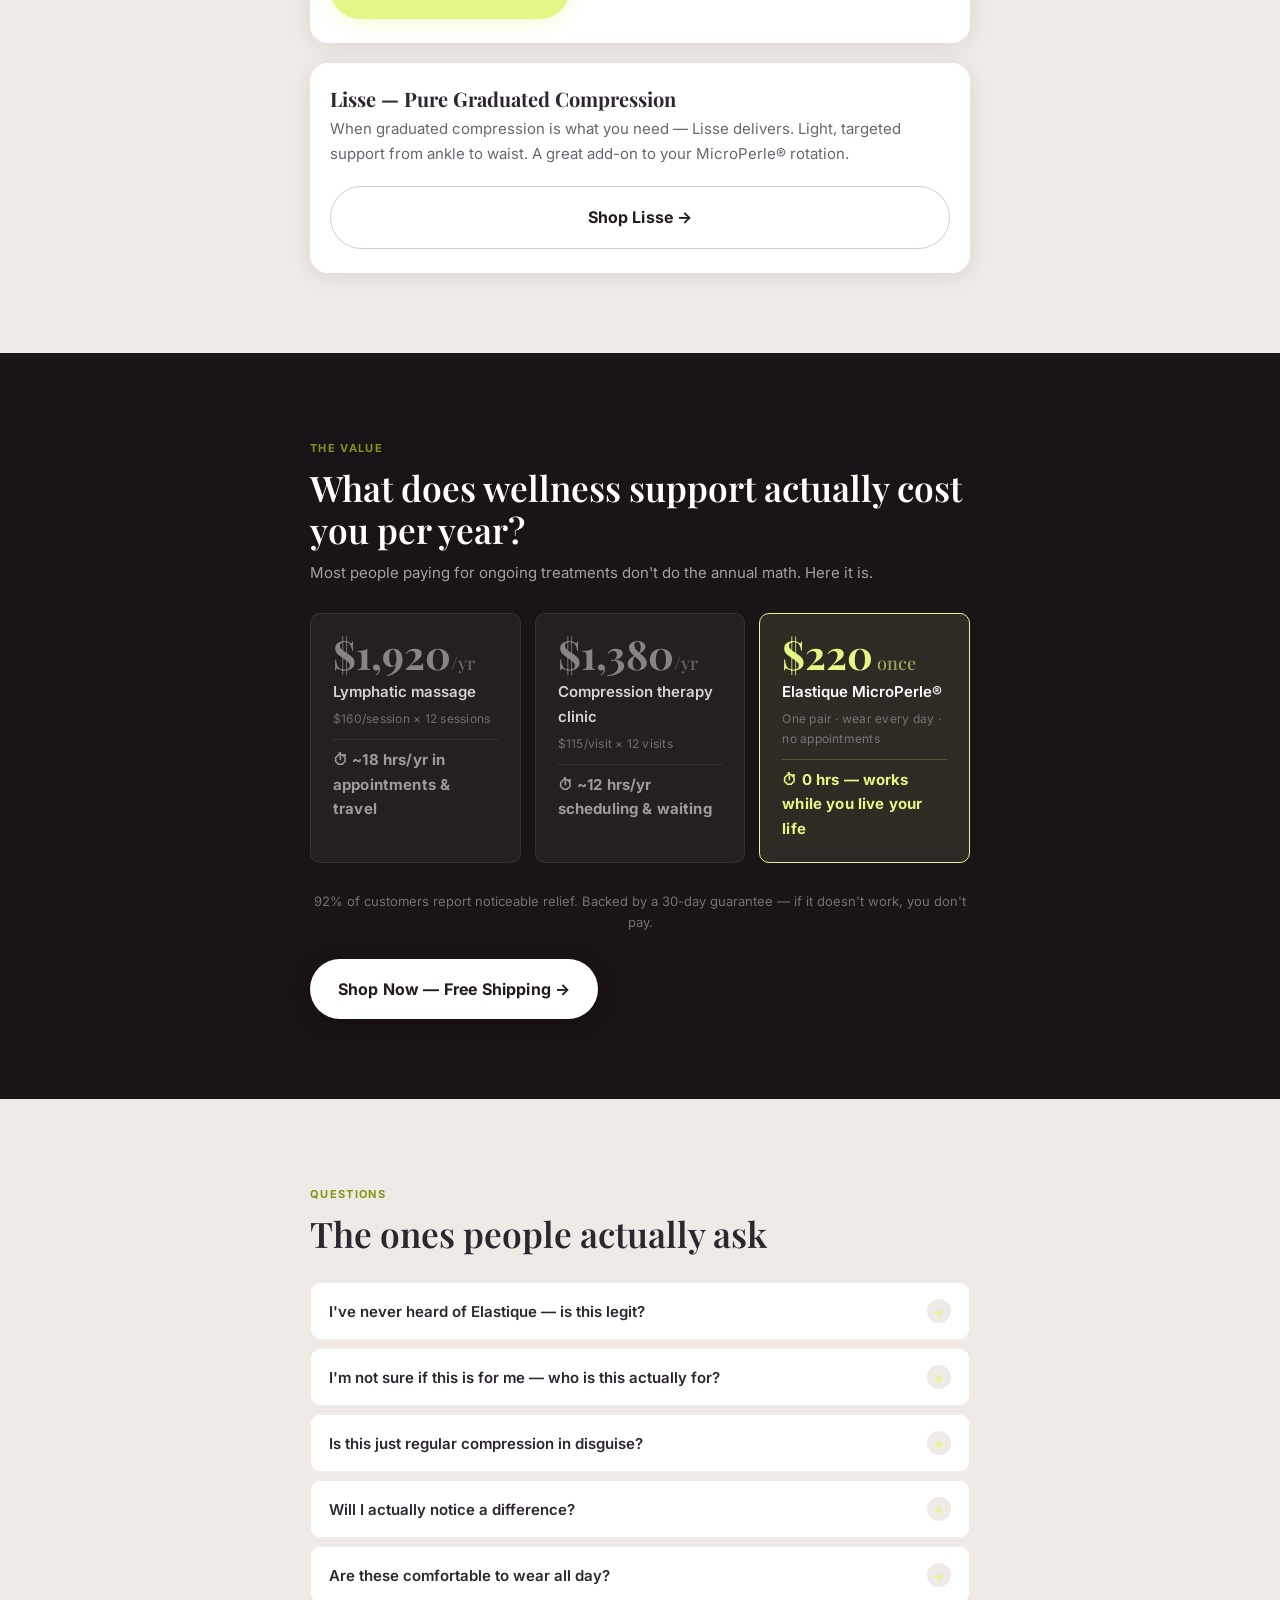
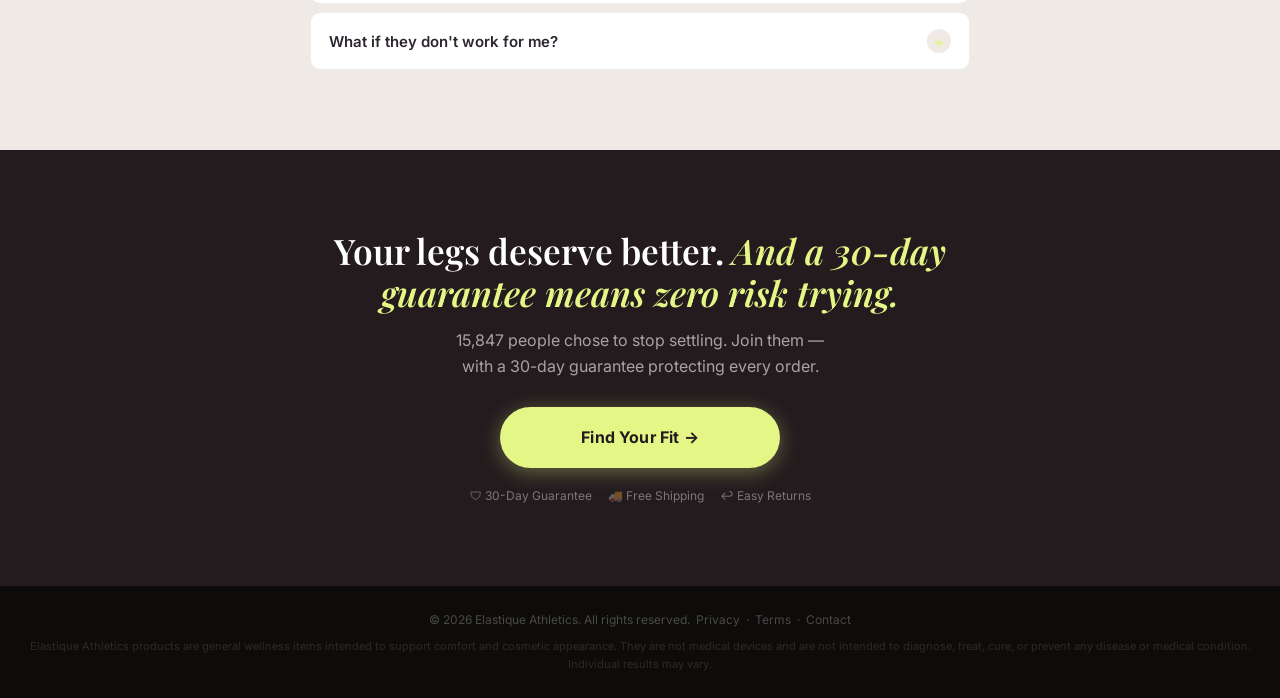
<file: cold-traffic/index.html>
<!DOCTYPE html>
<html lang="en">
<head>
  <meta charset="UTF-8">
  <meta name="viewport" content="width=device-width, initial-scale=1.0">
  <title>Elastique — Finally, Legs That Don't Feel Like Lead</title>
    <link rel="canonical" href="https://landing.elastiqueathletics.com/cold-traffic">
  <meta name="description" content="15,000+ people discovered leggings that support comfort, help reduce feelings of heaviness, and promote recovery. 30-day guarantee.">
    <!-- Open Graph / Facebook -->
  <meta property="og:type" content="website">
  <meta property="og:url" content="https://landing.elastiqueathletics.com/cold-traffic">
  <meta property="og:title" content="Elastique — Discover Why 15,000+ Made the Switch">
  <meta property="og:description" content="15,000+ people discovered leggings that support comfort, help reduce feelings of heaviness, and promote recovery.">
  <meta property="og:image" content="https://www.elastiqueathletics.com/cdn/shop/files/Logo_Final_Black_200x.png">
  <link rel="preconnect" href="https://fonts.googleapis.com">
  <link rel="preconnect" href="https://fonts.gstatic.com" crossorigin>
  <link href="https://fonts.googleapis.com/css2?family=Inter:wght@400;500;600;700&family=Playfair+Display:ital,wght@0,500;0,600;0,700;1,500&display=swap" rel="stylesheet">
  <link rel="stylesheet" href="cold-traffic.css">
</head>
<body>

<!-- ============================================
     TRUST BAR (sticky)
     ============================================ -->
<div class="trust-bar">
  <p>
    <span>15,847 customers</span>
    &nbsp;·&nbsp;
    <span>Recommended by 500+ therapists</span>
    &nbsp;·&nbsp;
    <span>30-Day Guarantee</span>
  </p>
</div>

<!-- ============================================
     SECTION 1 — HERO
     ============================================ -->
<section class="hero" id="hero">
  <div class="hero__img-wrap">
    <img
      src="assets/hero.webp"
      alt="Woman seated, hands on shins, expression of quiet relief"
      class="hero__img"
      width="800"
      height="800"
      loading="eager"
    >
    <div class="hero__overlay"></div>
  </div>
  <div class="hero__content">
    <div class="hero__proof">
      <span class="hero__proof-num">15,847</span>
      <span>people changed how their body feels</span>
    </div>
    <h1>Legs That Don't Feel Like <em>Lead</em> Anymore</h1>
    <p class="hero__sub">
      Finally — legs that feel normal again. No compression sleeves, no daily massage appointments.
    </p>
    <div class="hero__ctas">
      <a href="#shop" class="btn btn--primary" data-cta="hero-primary">Shop the Collection →</a>
      <a href="#proof" class="btn btn--ghost" data-cta="hero-reviews">See Why People Love These</a>
    </div>
    <div class="hero__logos" style="margin-top: 24px; font-size: 11px; color: rgba(255,255,255,0.6); display: flex; align-items: center; justify-content: flex-start; gap: 16px; letter-spacing: 0.05em; text-transform: uppercase;">
      <span>As seen in Travel + Leisure</span>
      <span>Recommended by 500+ therapists</span>
      <span>OEKO-TEX Certified</span>
    </div>
  </div>
</section>

<!-- VITALITY UTILITY STRIP (Pattern Interrupt) -->
<div class="vitality-strip">
  <div class="vitality-strip__inner">
    <span class="vitality-strip__headline">The End of the 3 PM Heavy-Leg Feeling</span>
    <span class="vitality-strip__sub">MicroPerle® micro-massage technology — working while you work.</span>
  </div>
</div>

<!-- ============================================
     SECTION 2 — IDENTITY MIRROR
     ============================================ -->
<section class="section mirror" id="mirror">
  <div class="inner fade-up">
    <p class="mirror__intro">Sound familiar?</p>

    <div class="mirror__item">
      <p class="mirror__lead">"My legs are swollen and heavy by 3pm."</p>
      <p class="mirror__detail">Whether you're at a desk, on your feet all day, or just sitting longer than you'd like — prolonged inactivity can leave your legs feeling heavy and uncomfortable.</p>
    </div>

    <div class="mirror__item">
      <p class="mirror__lead">"I fly and land feeling like I'm 20 years older."</p>
      <p class="mirror__detail">Extended sitting can contribute to that heavy, uncomfortable feeling. The result: puffiness, fatigue, and shoes that won't go back on.</p>
    </div>

    <div class="mirror__item">
      <p class="mirror__lead">"I've tried compression. It didn't do much."</p>
      <p class="mirror__detail">Standard compression just squeezes. It doesn't provide targeted support. MicroPerle® is engineered to deliver a gentle micro-massage sensation — providing active comfort, not just pressure.</p>
    </div>
  </div>
</section>

<!-- ============================================
     SECTION 3 — SOCIAL PROOF WALL (early)
     ============================================ -->
<section class="section section--alt proof-wall" id="proof">
  <div class="inner fade-up">
    <div class="section-header">
      <span class="label">Real Reviews</span>
      <h2>What 15,847 Customers Said</h2>
      <p class="sh-sub">280+ verified 5-star reviews. Here are the ones that say it best.</p>
    </div>

    <div class="review-stack">
      <div class="review-card">
        <div class="review-card__stars">★★★★★</div>
        <p class="review-card__quote">"When I say I can't live without Elastique compression wear, I am not being overdramatic. I wear the compression wear at least 3–4 times a week. This, along with careful eating habits, allows me to keep my inflammation to a minimum. Don't let the price scare you away!"</p>
        <p class="review-card__author">Catherine F. <span class="review-card__tag">Verified Buyer</span></p>
      </div>

      <div class="review-card">
        <div class="review-card__stars">★★★★★</div>
        <p class="review-card__quote">"Very impressed with these leggings, just purchased a second pair! Feels great on. The lymphatic flow and compression helps me with keeping tired legs and feet at bay. Highly recommend!"</p>
        <p class="review-card__author">Annette N. <span class="review-card__tag">Verified Buyer</span></p>
      </div>

      <div class="review-card">
        <div class="review-card__stars">★★★★★</div>
        <p class="review-card__quote">"These are my absolute favorites. My go-to lift, support, life. I start my day in a pair and end in another. 5-mile walk, kids, work, dress up — these do it all."</p>
        <p class="review-card__author">Monica F. <span class="review-card__tag">Verified Buyer</span></p>
      </div>

      <div class="review-card">
        <div class="review-card__stars">★★★★★</div>
        <p class="review-card__quote">"After wearing these for the past 6 hours, my lower half feels so light! I love these! Definitely want another pair but in a different color."</p>
        <p class="review-card__author">Janet C. <span class="review-card__tag">Verified Buyer</span></p>
      </div>
    </div>

    <a href="#shop" class="btn btn--primary" data-cta="proof-cta">Try Them Risk Free →</a>
  </div>
</section>

<!-- ============================================
     SECTION 4 — COMPARISON HOOK
     ============================================ -->
<section class="section comparison" id="comparison">
  <div class="inner fade-up">
    <span class="label">The Difference</span>
    <h2>Not compression. Something smarter.</h2>
    <p class="comparison__intro">
      Most compression garments just squeeze. MicroPerle® technology does something fundamentally different — it provides a gentle micro-massage sensation. Each bead is strategically positioned to deliver targeted comfort support while you go about your day.
    </p>

    <img
      src="assets/microperle-texture.webp"
      alt="Macro view of MicroPerle bead technology mapped on dark charcoal fabric"
      class="comp-img"
      width="680"
      height="480"
      loading="lazy"
    >

    <div class="comp-table">
      <div class="comp-table__header">
        <div class="comp-header-cell comp-header-cell--regular">Regular Compression</div>
        <div class="comp-header-cell comp-header-cell--mp">MicroPerle®</div>
      </div>
      <div class="comp-row">
        <div class="comp-cell comp-cell--regular"><span class="comp-x">—</span> Uniform squeeze, no flow</div>
        <div class="comp-cell comp-cell--mp"><span class="comp-check">✓</span> Provides gentle micro-massage support</div>
      </div>
      <div class="comp-row">
        <div class="comp-cell comp-cell--regular"><span class="comp-x">—</span> No therapeutic benefit</div>
        <div class="comp-cell comp-cell--mp"><span class="comp-check">✓</span> Micro-massage sensation for active comfort</div>
      </div>
      <div class="comp-row">
        <div class="comp-cell comp-cell--regular"><span class="comp-x">—</span> Feels tight, restrictive</div>
        <div class="comp-cell comp-cell--mp"><span class="comp-check">✓</span> Feels like support, not restriction</div>
      </div>
      <div class="comp-row">
        <div class="comp-cell comp-cell--regular"><span class="comp-x">—</span> Loses effectiveness fast</div>
        <div class="comp-cell comp-cell--mp"><span class="comp-check">✓</span> 3–5x longer lasting compression</div>
      </div>
    </div>

    <a href="#shop" class="btn btn--primary" data-cta="comparison-cta">Experience MicroPerle® →</a>
  </div>
</section>

<!-- ============================================
     SECTION 5 — PRODUCT REVEAL
     ============================================ -->
<section class="section product" id="shop">
  <div class="inner fade-up">
    <span class="label">Shop</span>
    <h2>L'Original Leggings</h2>
    <p class="product__sub">The one that started it all. MicroPerle® technology in everyday-wear leggings.</p>

    <div class="product-card">

      <div class="product-card__body">
        <h3 class="product-card__name">L'Original — MicroPerle® Leggings</h3>
        <div class="product-card__rating">
          <span class="stars">★★★★★</span>
          <span>4.9 · 280+ verified reviews</span>
        </div>
        <ul class="benefits">
          <li><span class="check">✓</span> Daily micro-massage support without appointments</li>
          <li><span class="check">✓</span> 8–13 mmHg gradient compression (Laplace-engineered)</li>
          <li><span class="check">✓</span> Helps reduce feelings of heaviness &amp; leg fatigue</li>
          <li><span class="check">✓</span> Designed to support comfort with consistent daily wear</li>
          <li><span class="check">✓</span> Looks and moves like premium activewear</li>
        </ul>
        <a href="https://www.elastiqueathletics.com/products/loriginal-leggings" class="btn btn--primary" data-cta="product-primary" target="_blank" rel="noopener">Find Your Fit →</a>
      </div>
    </div>

    <!-- Secondary Product -->
    <div class="product-card" style="margin-top: 20px;">
      <div class="product-card__body">
        <h3 class="product-card__name">Lisse — Pure Graduated Compression</h3>

        <p style="font-size: 15px; color: var(--text-light); margin-bottom: 20px;">When graduated compression is what you need — Lisse delivers. Light, targeted support from ankle to waist. A great add-on to your MicroPerle® rotation.</p>
        <a href="https://www.elastiqueathletics.com/products/lisse-leggings" class="btn btn--ghost" style="color: var(--black); border-color: rgba(0,0,0,0.2); width: 100%; display: block;" data-cta="product-lisse" target="_blank" rel="noopener">Shop Lisse →</a>
      </div>
    </div>
  </div>
</section>

<!-- ============================================
     SECTION 6 — PRICE ANCHOR
     ============================================ -->
<section class="section anchor" id="value">
  <div class="inner fade-up">
    <span class="label">The Value</span>
    <h2>What does wellness support actually cost you per year?</h2>
    <p class="anchor__intro">
      Most people paying for ongoing treatments don't do the annual math. Here it is.
    </p>

    <div class="anchor-compare">
      <div class="anchor-row">
        <div class="anchor-row__annual">$1,920<span>/yr</span></div>
        <div class="anchor-row__label">Lymphatic massage</div>
        <div class="anchor-row__math">$160/session × 12 sessions</div>
        <div class="anchor-row__time">⏱ ~18 hrs/yr in appointments &amp; travel</div>
      </div>
      <div class="anchor-row">
        <div class="anchor-row__annual">$1,380<span>/yr</span></div>
        <div class="anchor-row__label">Compression therapy clinic</div>
        <div class="anchor-row__math">$115/visit × 12 visits</div>
        <div class="anchor-row__time">⏱ ~12 hrs/yr scheduling &amp; waiting</div>
      </div>
      <div class="anchor-row anchor-row--highlight">
        <div class="anchor-row__annual">$220<span> once</span></div>
        <div class="anchor-row__label">Elastique MicroPerle®</div>
        <div class="anchor-row__math">One pair · wear every day · no appointments</div>
        <div class="anchor-row__time anchor-row__time--free">⏱ 0 hrs — works while you live your life</div>
      </div>
    </div>
    <p class="anchor-note">92% of customers report noticeable relief. Backed by a 30-day guarantee — if it doesn't work, you don't pay.</p>

    <br>
    <a href="#shop" class="btn btn--dark" data-cta="anchor-cta">Shop Now — Free Shipping →</a>
  </div>
</section>

<!-- ============================================
     SECTION 7 — FAQ (objection crushers)
     ============================================ -->
<section class="section section--alt" id="faq">
  <div class="inner fade-up">
    <span class="label">Questions</span>
    <h2>The ones people actually ask</h2>

    <br>
    <div class="faq-list">
      <div class="faq-item">
        <button class="faq-q">
          <span>I've never heard of Elastique — is this legit?</span>
          <span class="faq-icon">+</span>
        </button>
        <div class="faq-a">
          <div class="faq-a__inner">Yes. We've been featured in Travel + Leisure, Vogue, and Healthline. Over 15,847 customers rely on our garments, and they are recommended by 500+ therapists. Our products are OEKO-TEX certified and informed by clinical research.</div>
        </div>
      </div>

      <div class="faq-item">
        <button class="faq-q">
          <span>I'm not sure if this is for me — who is this actually for?</span>
          <span class="faq-icon">+</span>
        </button>
        <div class="faq-a">
          <div class="faq-a__inner">It's designed for anyone experiencing daily leg heaviness, swelling, or fatigue. Frequent flyers, nurses, stylists, teachers, and anyone sitting at a desk all day see incredible results.</div>
        </div>
      </div>

      <div class="faq-item">
        <button class="faq-q">
          <span>Is this just regular compression in disguise?</span>
          <span class="faq-icon">+</span>
        </button>
        <div class="faq-a">
          <div class="faq-a__inner">No. Standard compression applies uniform squeeze — the same pressure everywhere. MicroPerle® uses patented bead technology paired with gradient compression engineered using the Laplace formula. It provides a gentle micro-massage sensation (inspired by the Vodder Method) continuously, while you wear it.</div>
        </div>
      </div>

      <div class="faq-item">
        <button class="faq-q">
          <span>Will I actually notice a difference?</span>
          <span class="faq-icon">+</span>
        </button>
        <div class="faq-a">
          <div class="faq-a__inner">Most customers notice reduced feelings of heaviness within the first day or two. For ongoing discomfort, significant improvement typically appears within 5–7 days of consistent wear. 92% of customers report noticeable improvement — and it's backed by a 30-day guarantee if you don't.</div>
        </div>
      </div>

      <div class="faq-item">
        <button class="faq-q">
          <span>Are these comfortable to wear all day?</span>
          <span class="faq-icon">+</span>
        </button>
        <div class="faq-a">
          <div class="faq-a__inner">Yes — most customers forget they're wearing them. They feel like premium activewear, not medical garments. You'd only notice the MicroPerle® beads when you take them off — they leave gentle impressions on the skin, like tiny massage kisses.</div>
        </div>
      </div>

      <div class="faq-item">
        <button class="faq-q">
          <span>What if they don't work for me?</span>
          <span class="faq-icon">+</span>
        </button>
        <div class="faq-a">
          <div class="faq-a__inner">We back every pair with a 30-day satisfaction guarantee. If you don't feel a real difference, send them back for a full refund — no questions, no hassle. We're confident enough to offer that because 92% of customers stay.</div>
        </div>
      </div>
    </div>
  </div>
</section>

<!-- ============================================
     SECTION 8 — FINAL CTA
     ============================================ -->
<section class="section final" id="final">
  <div class="inner fade-up">
    <h2>Your legs deserve better. <em>And a 30-day guarantee means zero risk trying.</em></h2>
    <p class="final__sub">
      15,847 people chose to stop settling.
      Join them — with a 30-day guarantee protecting every order.
    </p>
    <a href="#shop" class="btn btn--primary" style="min-width: 280px;" data-cta="final-cta">Find Your Fit →</a>
    <div class="final__guarantee">
      <span>🛡 30-Day Guarantee</span>
      <span>🚚 Free Shipping</span>
      <span>↩ Easy Returns</span>
    </div>
  </div>
</section>

<!-- ============================================
     STICKY CTA (MOBILE)
     ============================================ -->
<div class="sticky-cta" id="sticky-cta">
  <div class="sticky-cta__inner">
    <a href="#shop" class="btn btn--primary" data-cta="sticky-cta">Find Your Fit → Free Shipping + 30-Day Guarantee</a>
  </div>
</div>


<!-- FOOTER -->
<div class="el-footer">
  <p>© 2026 Elastique Athletics. All rights reserved. &nbsp;<a href="https://www.elastiqueathletics.com/policies/privacy-policy">Privacy</a> &nbsp;·&nbsp; <a href="https://www.elastiqueathletics.com/policies/terms-of-service">Terms</a> &nbsp;·&nbsp; <a href="https://www.elastiqueathletics.com/pages/contact">Contact</a></p>
  <p style="margin-top:8px;font-size:11px;opacity:0.5;">Elastique Athletics products are general wellness items intended to support comfort and cosmetic appearance. They are not medical devices and are not intended to diagnose, treat, cure, or prevent any disease or medical condition. Individual results may vary.</p>
</div>

<script defer src="cold-traffic.js"></script>
<script defer src="../tracking/consent-banner.js"></script>
</body>
</html>
</file>
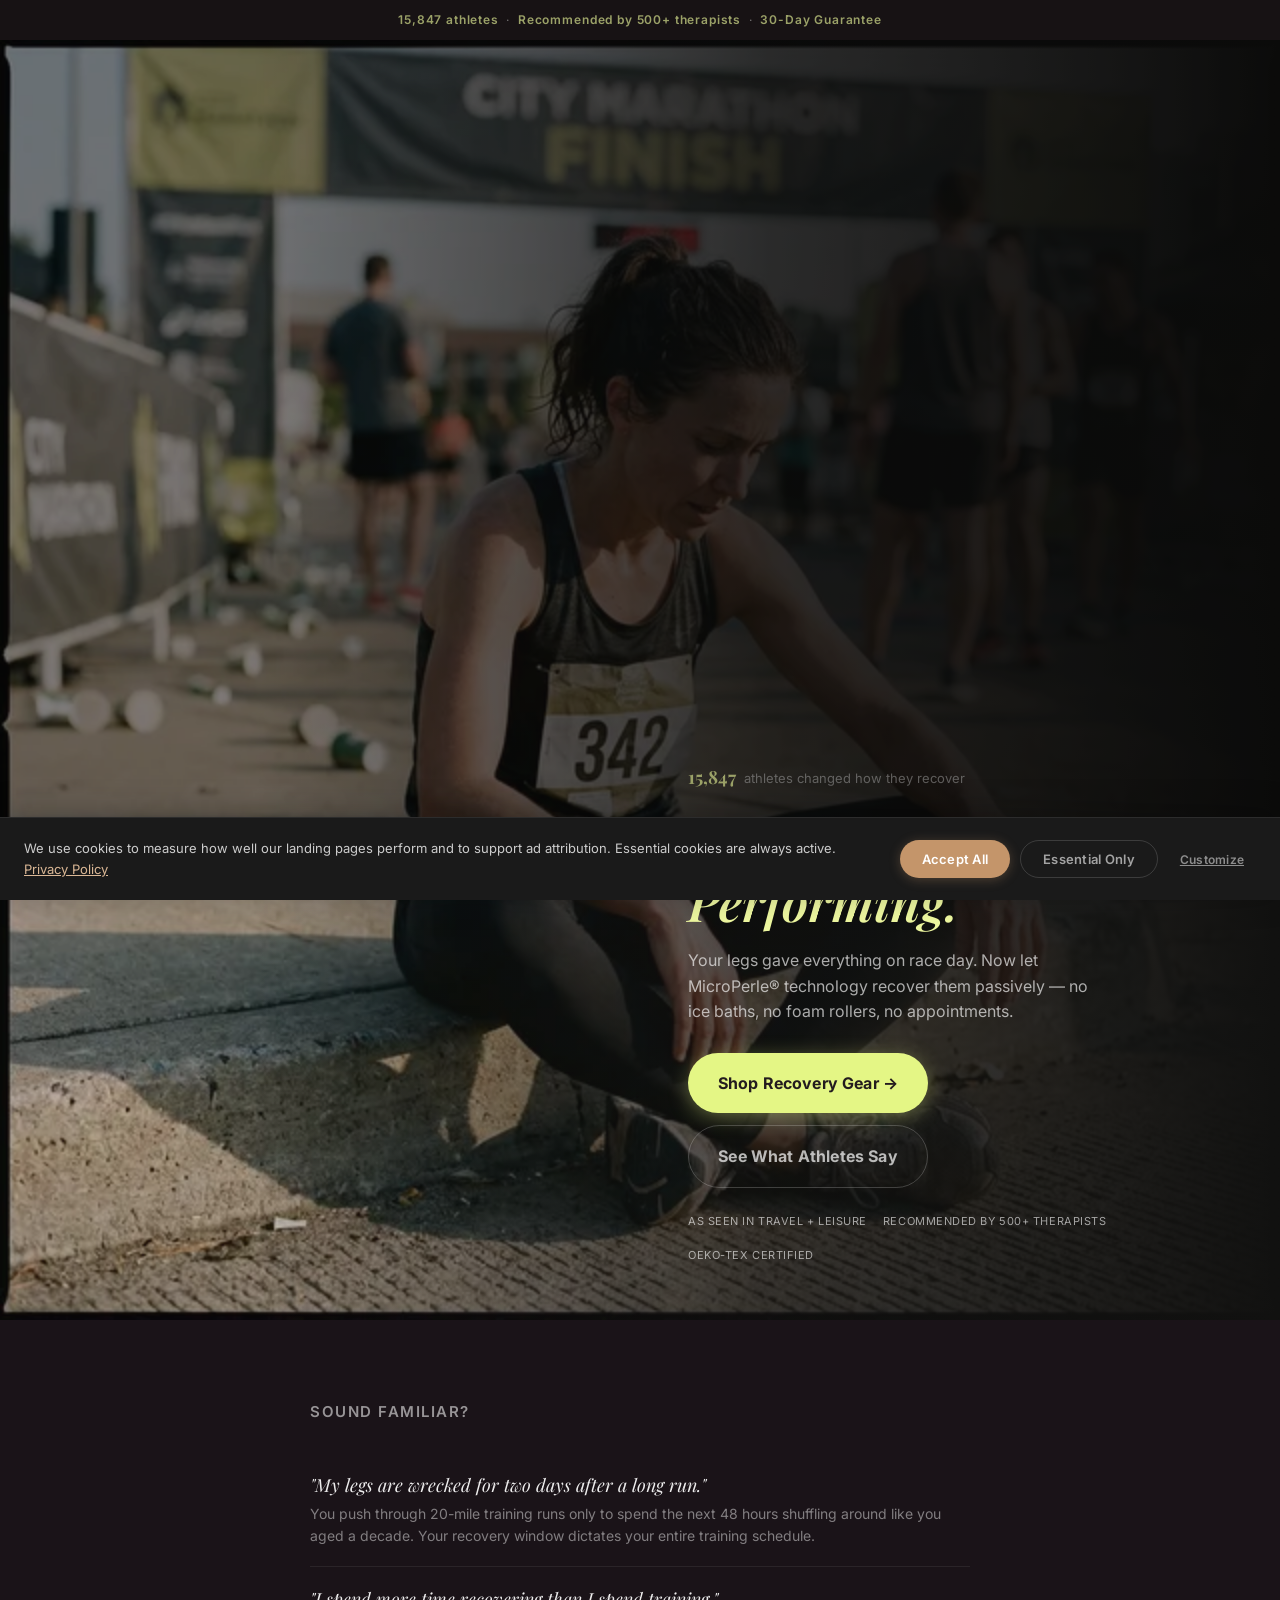
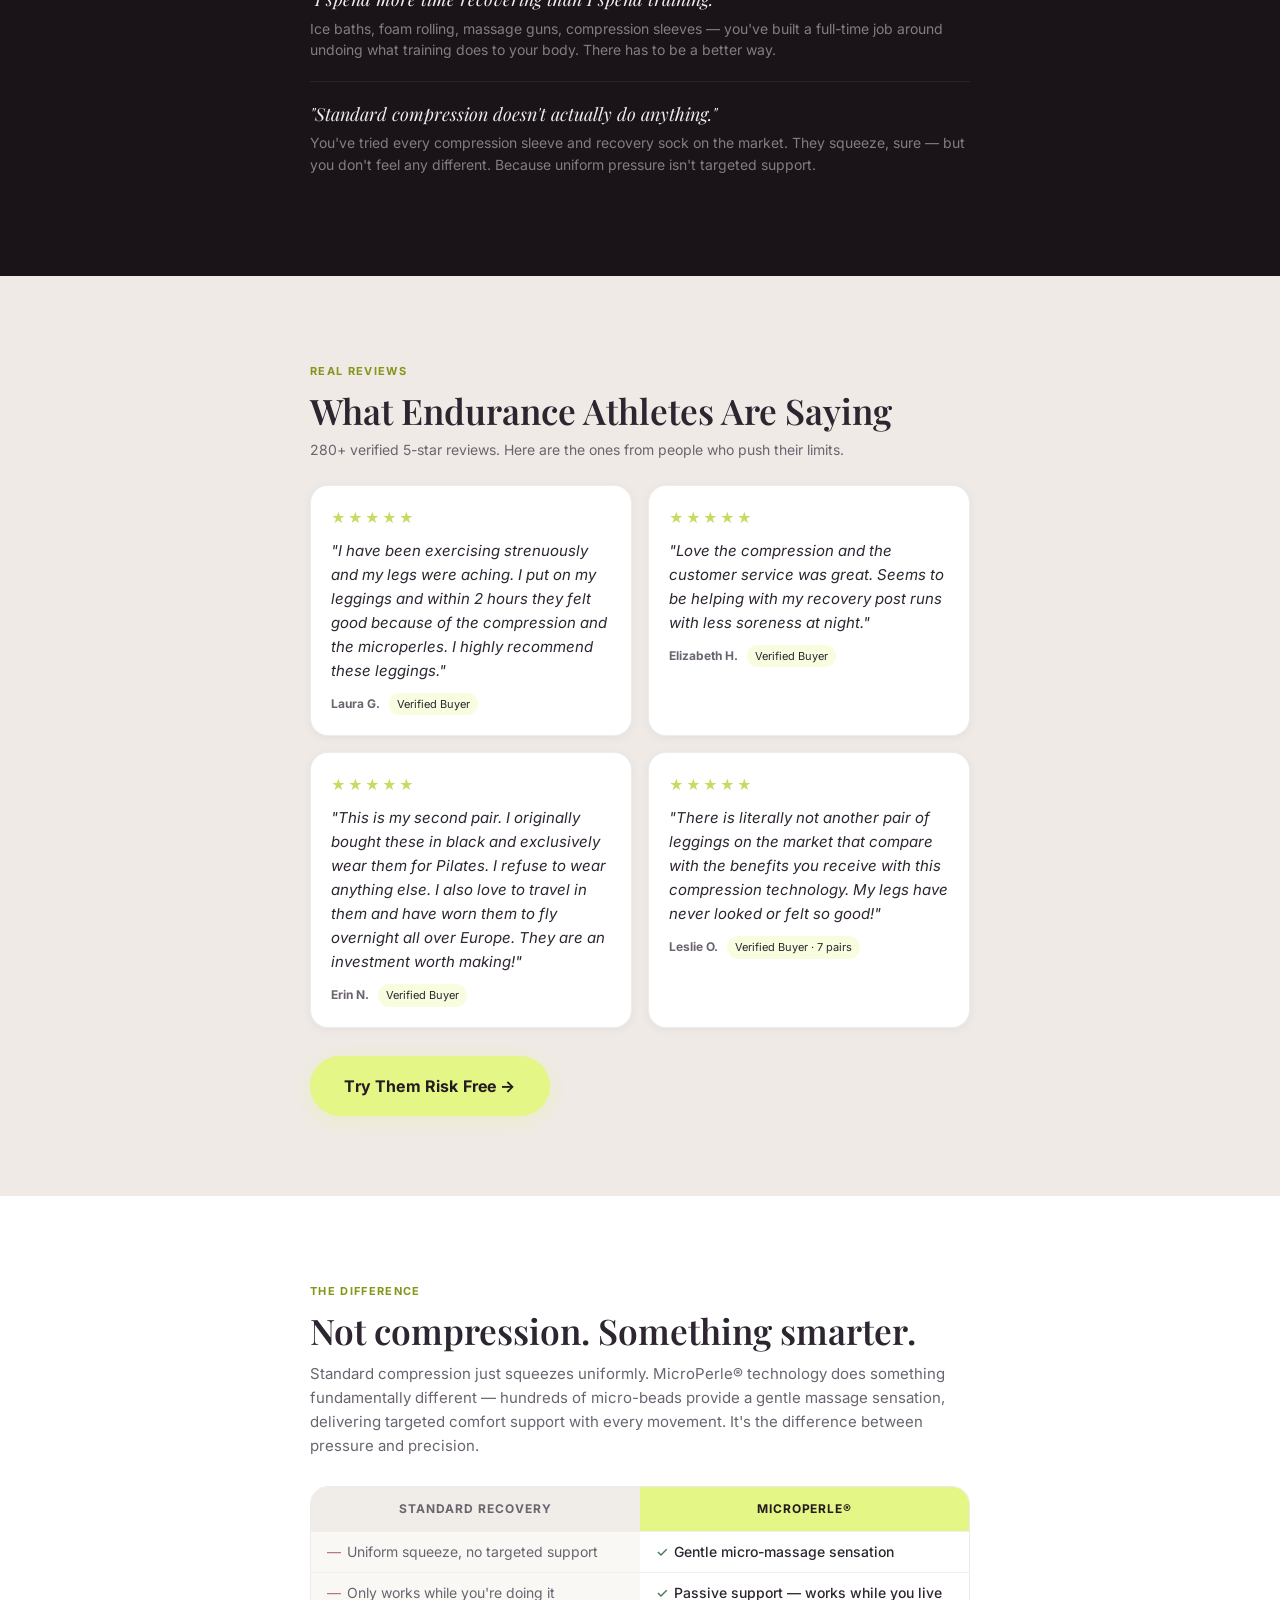
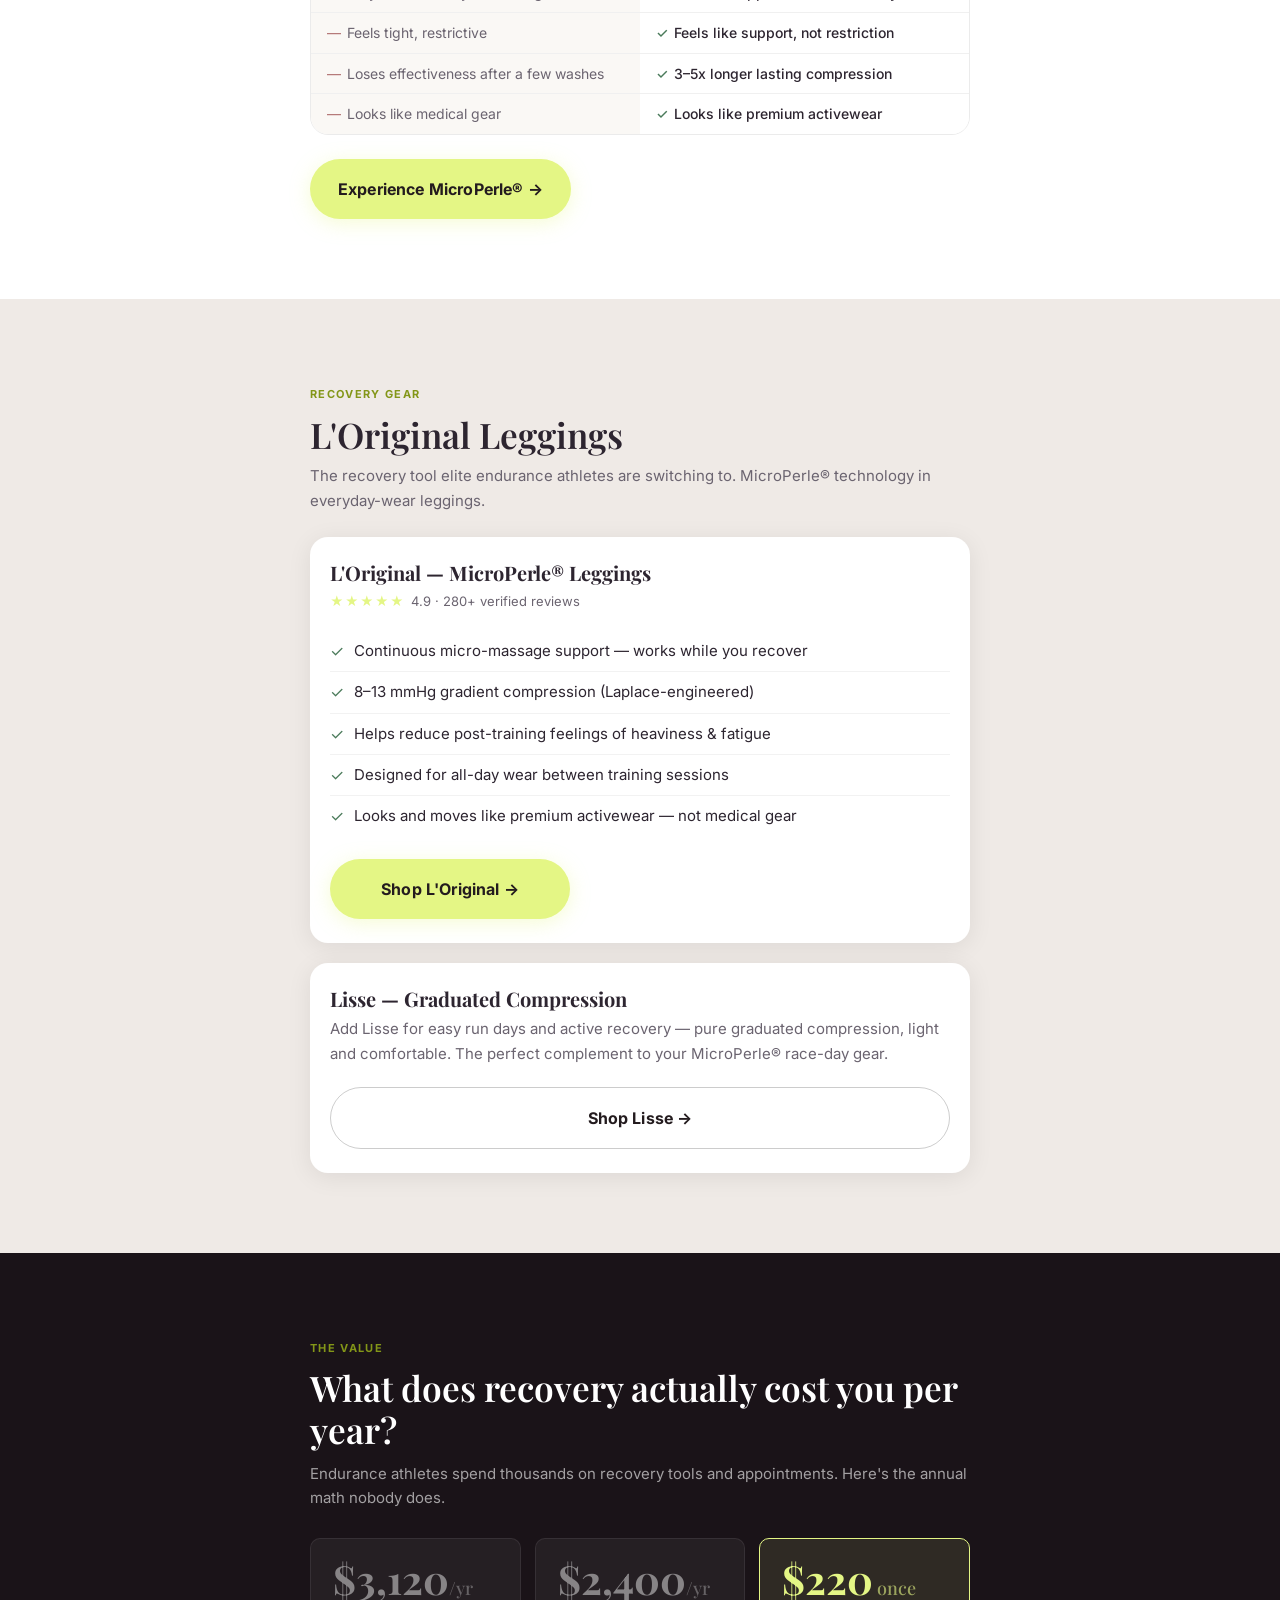
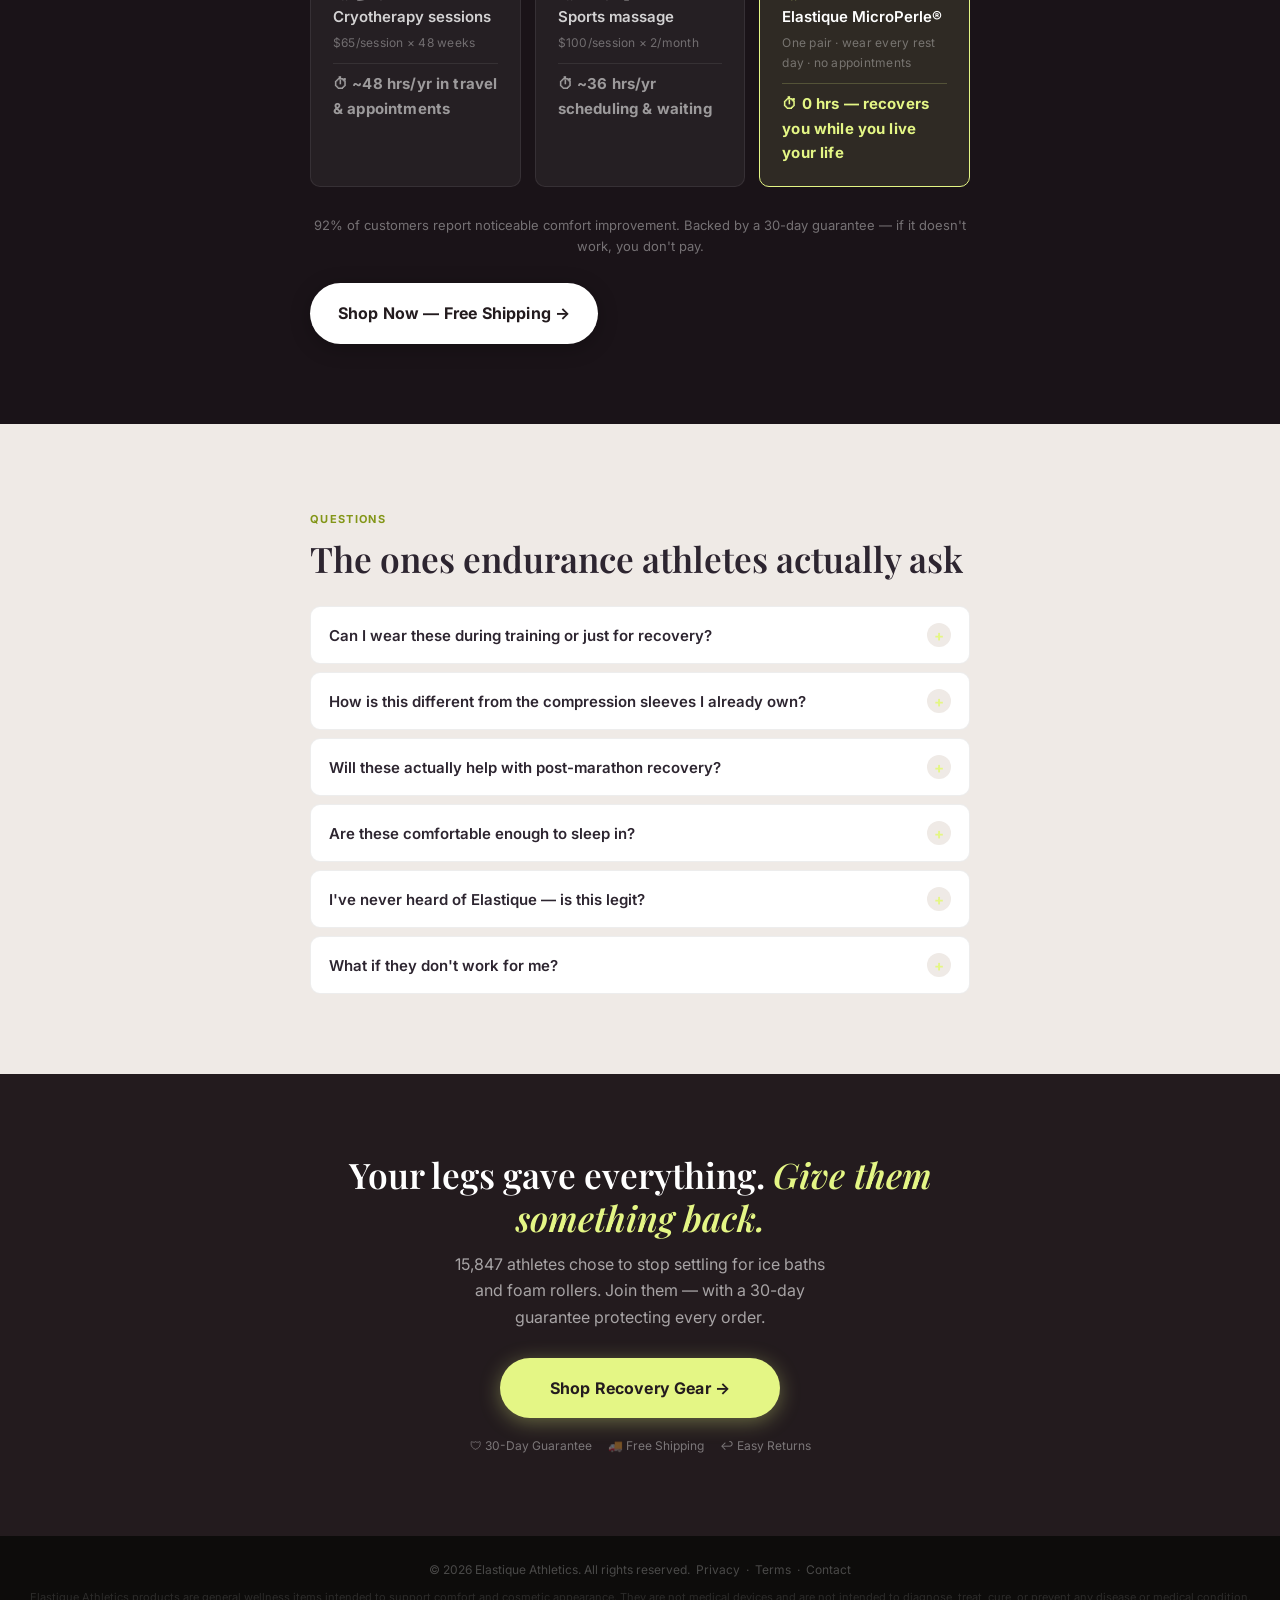
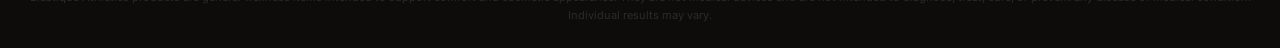
<file: endurance/index.html>
<!DOCTYPE html>
<html lang="en">
<head>
  <meta charset="UTF-8">
  <meta name="viewport" content="width=device-width, initial-scale=1.0">
  <title>Elastique — Stop Recovering. Start Performing.</title>
    <link rel="canonical" href="https://landing.elastiqueathletics.com/endurance">
  <meta name="description" content="Elite endurance athletes are ditching ice baths and foam rollers for MicroPerle® compression that recovers you passively. 30-day guarantee.">
    <!-- Open Graph / Facebook -->
  <meta property="og:type" content="website">
  <meta property="og:url" content="https://landing.elastiqueathletics.com/endurance">
  <meta property="og:title" content="Elastique — Stop Recovering. Start Performing.">
  <meta property="og:description" content="Elite endurance athletes are ditching ice baths and foam rollers for MicroPerle® compression that recovers you passively.">
  <meta property="og:image" content="https://www.elastiqueathletics.com/cdn/shop/files/Logo_Final_Black_200x.png">
  <link rel="preconnect" href="https://fonts.googleapis.com">
  <link rel="preconnect" href="https://fonts.gstatic.com" crossorigin>
  <link href="https://fonts.googleapis.com/css2?family=Inter:wght@400;500;600;700&family=Playfair+Display:ital,wght@0,500;0,600;0,700;1,500&display=swap" rel="stylesheet">
  <link rel="stylesheet" href="endurance.css">
</head>
<body>

<!-- ============================================
     TRUST BAR (sticky)
     ============================================ -->
<div class="trust-bar">
  <p>
    <span>15,847 athletes</span>
    &nbsp;·&nbsp;
    <span>Recommended by 500+ therapists</span>
    &nbsp;·&nbsp;
    <span>30-Day Guarantee</span>
  </p>
</div>

<!-- ============================================
     SECTION 1 — HERO
     ============================================ -->
<section class="hero" id="hero">
  <div class="hero__img-wrap">
    <img
      src="assets/hero-endurance.webp"
      alt="Endurance runner sitting at the finish line, post-race recovery moment"
      class="hero__img"
      width="800"
      height="800"
      loading="eager"
    >
    <div class="hero__overlay"></div>
  </div>
  <div class="hero__content">
    <div class="hero__proof">
      <span class="hero__proof-num">15,847</span>
      <span>athletes changed how they recover</span>
    </div>
    <h1>Stop Recovering. Start <em>Performing.</em></h1>
    <p class="hero__sub">
      Your legs gave everything on race day. Now let MicroPerle® technology recover them passively — no ice baths, no foam rollers, no appointments.
    </p>
    <div class="hero__ctas">
      <a href="#shop" class="btn btn--primary" data-cta="hero-primary">Shop Recovery Gear →</a>
      <a href="#proof" class="btn btn--ghost" data-cta="hero-reviews">See What Athletes Say</a>
    </div>
    <div class="hero__logos">
      <span>As seen in Travel + Leisure</span>
      <span>Recommended by 500+ therapists</span>
      <span>OEKO-TEX Certified</span>
    </div>
  </div>
</section>

<!-- ============================================
     SECTION 2 — IDENTITY MIRROR
     ============================================ -->
<section class="section mirror" id="mirror">
  <div class="inner fade-up">
    <p class="mirror__intro">Sound familiar?</p>

    <div class="mirror__item">
      <p class="mirror__lead">"My legs are wrecked for two days after a long run."</p>
      <p class="mirror__detail">You push through 20-mile training runs only to spend the next 48 hours shuffling around like you aged a decade. Your recovery window dictates your entire training schedule.</p>
    </div>

    <div class="mirror__item">
      <p class="mirror__lead">"I spend more time recovering than I spend training."</p>
      <p class="mirror__detail">Ice baths, foam rolling, massage guns, compression sleeves — you've built a full-time job around undoing what training does to your body. There has to be a better way.</p>
    </div>

    <div class="mirror__item">
      <p class="mirror__lead">"Standard compression doesn't actually do anything."</p>
      <p class="mirror__detail">You've tried every compression sleeve and recovery sock on the market. They squeeze, sure — but you don't feel any different. Because uniform pressure isn't targeted support.</p>
    </div>
  </div>
</section>

<!-- ============================================
     SECTION 3 — SOCIAL PROOF WALL
     ============================================ -->
<section class="section section--alt proof-wall" id="proof">
  <div class="inner fade-up">
    <div class="section-header">
      <span class="label">Real Reviews</span>
      <h2>What Endurance Athletes Are Saying</h2>
      <p class="sh-sub">280+ verified 5-star reviews. Here are the ones from people who push their limits.</p>
    </div>

    <div class="review-stack">
      <div class="review-card">
        <div class="review-card__stars">★★★★★</div>
        <p class="review-card__quote">"I have been exercising strenuously and my legs were aching. I put on my leggings and within 2 hours they felt good because of the compression and the microperles. I highly recommend these leggings."</p>
        <p class="review-card__author">Laura G. <span class="review-card__tag">Verified Buyer</span></p>
      </div>

      <div class="review-card">
        <div class="review-card__stars">★★★★★</div>
        <p class="review-card__quote">"Love the compression and the customer service was great. Seems to be helping with my recovery post runs with less soreness at night."</p>
        <p class="review-card__author">Elizabeth H. <span class="review-card__tag">Verified Buyer</span></p>
      </div>

      <div class="review-card">
        <div class="review-card__stars">★★★★★</div>
        <p class="review-card__quote">"This is my second pair. I originally bought these in black and exclusively wear them for Pilates. I refuse to wear anything else. I also love to travel in them and have worn them to fly overnight all over Europe. They are an investment worth making!"</p>
        <p class="review-card__author">Erin N. <span class="review-card__tag">Verified Buyer</span></p>
      </div>

      <div class="review-card">
        <div class="review-card__stars">★★★★★</div>
        <p class="review-card__quote">"There is literally not another pair of leggings on the market that compare with the benefits you receive with this compression technology. My legs have never looked or felt so good!"</p>
        <p class="review-card__author">Leslie O. <span class="review-card__tag">Verified Buyer · 7 pairs</span></p>
      </div>
    </div>

    <a href="#shop" class="btn btn--primary" data-cta="proof-cta">Try Them Risk Free →</a>
  </div>
</section>

<!-- ============================================
     SECTION 4 — COMPARISON HOOK
     ============================================ -->
<section class="section comparison" id="comparison">
  <div class="inner fade-up">
    <span class="label">The Difference</span>
    <h2>Not compression. Something smarter.</h2>
    <p class="comparison__intro">
      Standard compression just squeezes uniformly. MicroPerle® technology does something fundamentally different — hundreds of micro-beads provide a gentle massage sensation, delivering targeted comfort support with every movement. It's the difference between pressure and precision.
    </p>



    <div class="comp-table">
      <div class="comp-table__header">
        <div class="comp-header-cell comp-header-cell--regular">Standard Recovery</div>
        <div class="comp-header-cell comp-header-cell--mp">MicroPerle®</div>
      </div>
      <div class="comp-row">
        <div class="comp-cell comp-cell--regular"><span class="comp-x">—</span> Uniform squeeze, no targeted support</div>
        <div class="comp-cell comp-cell--mp"><span class="comp-check">✓</span> Gentle micro-massage sensation</div>
      </div>
      <div class="comp-row">
        <div class="comp-cell comp-cell--regular"><span class="comp-x">—</span> Only works while you're doing it</div>
        <div class="comp-cell comp-cell--mp"><span class="comp-check">✓</span> Passive support — works while you live</div>
      </div>
      <div class="comp-row">
        <div class="comp-cell comp-cell--regular"><span class="comp-x">—</span> Feels tight, restrictive</div>
        <div class="comp-cell comp-cell--mp"><span class="comp-check">✓</span> Feels like support, not restriction</div>
      </div>
      <div class="comp-row">
        <div class="comp-cell comp-cell--regular"><span class="comp-x">—</span> Loses effectiveness after a few washes</div>
        <div class="comp-cell comp-cell--mp"><span class="comp-check">✓</span> 3–5x longer lasting compression</div>
      </div>
      <div class="comp-row">
        <div class="comp-cell comp-cell--regular"><span class="comp-x">—</span> Looks like medical gear</div>
        <div class="comp-cell comp-cell--mp"><span class="comp-check">✓</span> Looks like premium activewear</div>
      </div>
    </div>

    <a href="#shop" class="btn btn--primary" data-cta="comparison-cta">Experience MicroPerle® →</a>
  </div>
</section>

<!-- ============================================
     SECTION 5 — PRODUCT REVEAL
     ============================================ -->
<section class="section product" id="shop">
  <div class="inner fade-up">
    <span class="label">Recovery Gear</span>
    <h2>L'Original Leggings</h2>
    <p class="product__sub">The recovery tool elite endurance athletes are switching to. MicroPerle® technology in everyday-wear leggings.</p>

    <div class="product-card">

      <div class="product-card__body">
        <h3 class="product-card__name">L'Original — MicroPerle® Leggings</h3>
        <div class="product-card__rating">
          <span class="stars">★★★★★</span>
          <span>4.9 · 280+ verified reviews</span>
        </div>
        <ul class="benefits">
          <li><span class="check">✓</span> Continuous micro-massage support — works while you recover</li>
          <li><span class="check">✓</span> 8–13 mmHg gradient compression (Laplace-engineered)</li>
          <li><span class="check">✓</span> Helps reduce post-training feelings of heaviness &amp; fatigue</li>
          <li><span class="check">✓</span> Designed for all-day wear between training sessions</li>
          <li><span class="check">✓</span> Looks and moves like premium activewear — not medical gear</li>
        </ul>
        <a href="https://www.elastiqueathletics.com/products/loriginal-leggings" class="btn btn--primary" data-cta="product-primary" target="_blank" rel="noopener">Shop L'Original →</a>
      </div>
    </div>

    <!-- Secondary Product -->
    <div class="product-card" style="margin-top: 20px;">
      <div class="product-card__body">
        <h3 class="product-card__name">Lisse — Graduated Compression</h3>

        <p style="font-size: 15px; color: var(--text-light); margin-bottom: 20px;">Add Lisse for easy run days and active recovery — pure graduated compression, light and comfortable. The perfect complement to your MicroPerle® race-day gear.</p>
        <a href="https://www.elastiqueathletics.com/products/lisse-leggings" class="btn btn--ghost" style="color: var(--black); border-color: rgba(0,0,0,0.2); width: 100%; display: block;" data-cta="product-lisse" target="_blank" rel="noopener">Shop Lisse →</a>
      </div>
    </div>
  </div>
</section>

<!-- ============================================
     SECTION 6 — PRICE ANCHOR
     ============================================ -->
<section class="section anchor" id="value">
  <div class="inner fade-up">
    <span class="label">The Value</span>
    <h2>What does recovery actually cost you per year?</h2>
    <p class="anchor__intro">
      Endurance athletes spend thousands on recovery tools and appointments. Here's the annual math nobody does.
    </p>

    <div class="anchor-compare">
      <div class="anchor-row">
        <div class="anchor-row__annual">$3,120<span>/yr</span></div>
        <div class="anchor-row__label">Cryotherapy sessions</div>
        <div class="anchor-row__math">$65/session × 48 weeks</div>
        <div class="anchor-row__time">⏱ ~48 hrs/yr in travel &amp; appointments</div>
      </div>
      <div class="anchor-row">
        <div class="anchor-row__annual">$2,400<span>/yr</span></div>
        <div class="anchor-row__label">Sports massage</div>
        <div class="anchor-row__math">$100/session × 2/month</div>
        <div class="anchor-row__time">⏱ ~36 hrs/yr scheduling &amp; waiting</div>
      </div>
      <div class="anchor-row anchor-row--highlight">
        <div class="anchor-row__annual">$220<span> once</span></div>
        <div class="anchor-row__label">Elastique MicroPerle®</div>
        <div class="anchor-row__math">One pair · wear every rest day · no appointments</div>
        <div class="anchor-row__time anchor-row__time--free">⏱ 0 hrs — recovers you while you live your life</div>
      </div>
    </div>
    <p class="anchor-note">92% of customers report noticeable comfort improvement. Backed by a 30-day guarantee — if it doesn't work, you don't pay.</p>

    <br>
    <a href="#shop" class="btn btn--dark" data-cta="anchor-cta">Shop Now — Free Shipping →</a>
  </div>
</section>

<!-- ============================================
     SECTION 7 — FAQ
     ============================================ -->
<section class="section section--alt" id="faq">
  <div class="inner fade-up">
    <span class="label">Questions</span>
    <h2>The ones endurance athletes actually ask</h2>

    <br>
    <div class="faq-list">
      <div class="faq-item">
        <button class="faq-q">
          <span>Can I wear these during training or just for recovery?</span>
          <span class="faq-icon">+</span>
        </button>
        <div class="faq-a">
          <div class="faq-a__inner">Both. Many athletes wear them during easy runs and cross-training for ongoing support, then continue wearing them post-session for passive recovery. They're designed to move like premium activewear — no restriction, no overheating.</div>
        </div>
      </div>

      <div class="faq-item">
        <button class="faq-q">
          <span>How is this different from the compression sleeves I already own?</span>
          <span class="faq-icon">+</span>
        </button>
        <div class="faq-a">
          <div class="faq-a__inner">Standard compression applies uniform squeeze — the same pressure everywhere. MicroPerle® uses patented bead technology paired with gradient compression engineered using the Laplace formula. It provides a gentle micro-massage sensation continuously while you wear it — targeted support, not just pressure.</div>
        </div>
      </div>

      <div class="faq-item">
        <button class="faq-q">
          <span>Will these actually help with post-marathon recovery?</span>
          <span class="faq-icon">+</span>
        </button>
        <div class="faq-a">
          <div class="faq-a__inner">Most customers notice reduced feelings of heaviness within the first day of wear. For post-race recovery, wearing them consistently during the recovery window provides ongoing passive support. 92% of customers report noticeable comfort improvement — and it's backed by a 30-day guarantee.</div>
        </div>
      </div>

      <div class="faq-item">
        <button class="faq-q">
          <span>Are these comfortable enough to sleep in?</span>
          <span class="faq-icon">+</span>
        </button>
        <div class="faq-a">
          <div class="faq-a__inner">Many athletes do exactly that — especially after race day. They feel like premium leggings, not medical garments. You'll forget you're wearing them. The only reminder is the gentle micro-bead impressions on your skin when you take them off.</div>
        </div>
      </div>

      <div class="faq-item">
        <button class="faq-q">
          <span>I've never heard of Elastique — is this legit?</span>
          <span class="faq-icon">+</span>
        </button>
        <div class="faq-a">
          <div class="faq-a__inner">Yes. We've been featured in Travel + Leisure, Vogue, and Healthline. Over 15,847 customers rely on our garments, and they are recommended by 500+ therapists. Our products are OEKO-TEX certified and informed by clinical research.</div>
        </div>
      </div>

      <div class="faq-item">
        <button class="faq-q">
          <span>What if they don't work for me?</span>
          <span class="faq-icon">+</span>
        </button>
        <div class="faq-a">
          <div class="faq-a__inner">We back every pair with a 30-day satisfaction guarantee. If you don't feel a real difference in your recovery comfort, send them back for a full refund — no questions, no hassle. We're confident enough to offer that because 92% of customers stay.</div>
        </div>
      </div>
    </div>
  </div>
</section>

<!-- ============================================
     SECTION 8 — FINAL CTA
     ============================================ -->
<section class="section final" id="final">
  <div class="inner fade-up">
    <h2>Your legs gave everything. <em>Give them something back.</em></h2>
    <p class="final__sub">
      15,847 athletes chose to stop settling for ice baths and foam rollers.
      Join them — with a 30-day guarantee protecting every order.
    </p>
    <a href="#shop" class="btn btn--primary" style="min-width: 280px;" data-cta="final-cta">Shop Recovery Gear →</a>
    <div class="final__guarantee">
      <span>🛡 30-Day Guarantee</span>
      <span>🚚 Free Shipping</span>
      <span>↩ Easy Returns</span>
    </div>
  </div>
</section>

<!-- ============================================
     STICKY CTA (MOBILE)
     ============================================ -->
<div class="sticky-cta" id="sticky-cta">
  <div class="sticky-cta__inner">
    <a href="#shop" class="btn btn--primary" data-cta="sticky-cta">Shop Recovery Gear → Free Shipping + 30-Day Guarantee</a>
  </div>
</div>


<!-- FOOTER -->
<div class="el-footer">
  <p>© 2026 Elastique Athletics. All rights reserved. &nbsp;<a href="https://www.elastiqueathletics.com/policies/privacy-policy">Privacy</a> &nbsp;·&nbsp; <a href="https://www.elastiqueathletics.com/policies/terms-of-service">Terms</a> &nbsp;·&nbsp; <a href="https://www.elastiqueathletics.com/pages/contact">Contact</a></p>
  <p style="margin-top:8px;font-size:11px;opacity:0.5;">Elastique Athletics products are general wellness items intended to support comfort and cosmetic appearance. They are not medical devices and are not intended to diagnose, treat, cure, or prevent any disease or medical condition. Individual results may vary.</p>
</div>

<script defer src="endurance.js"></script>
<script defer src="../tracking/consent-banner.js"></script>
</body>
</html>
</file>
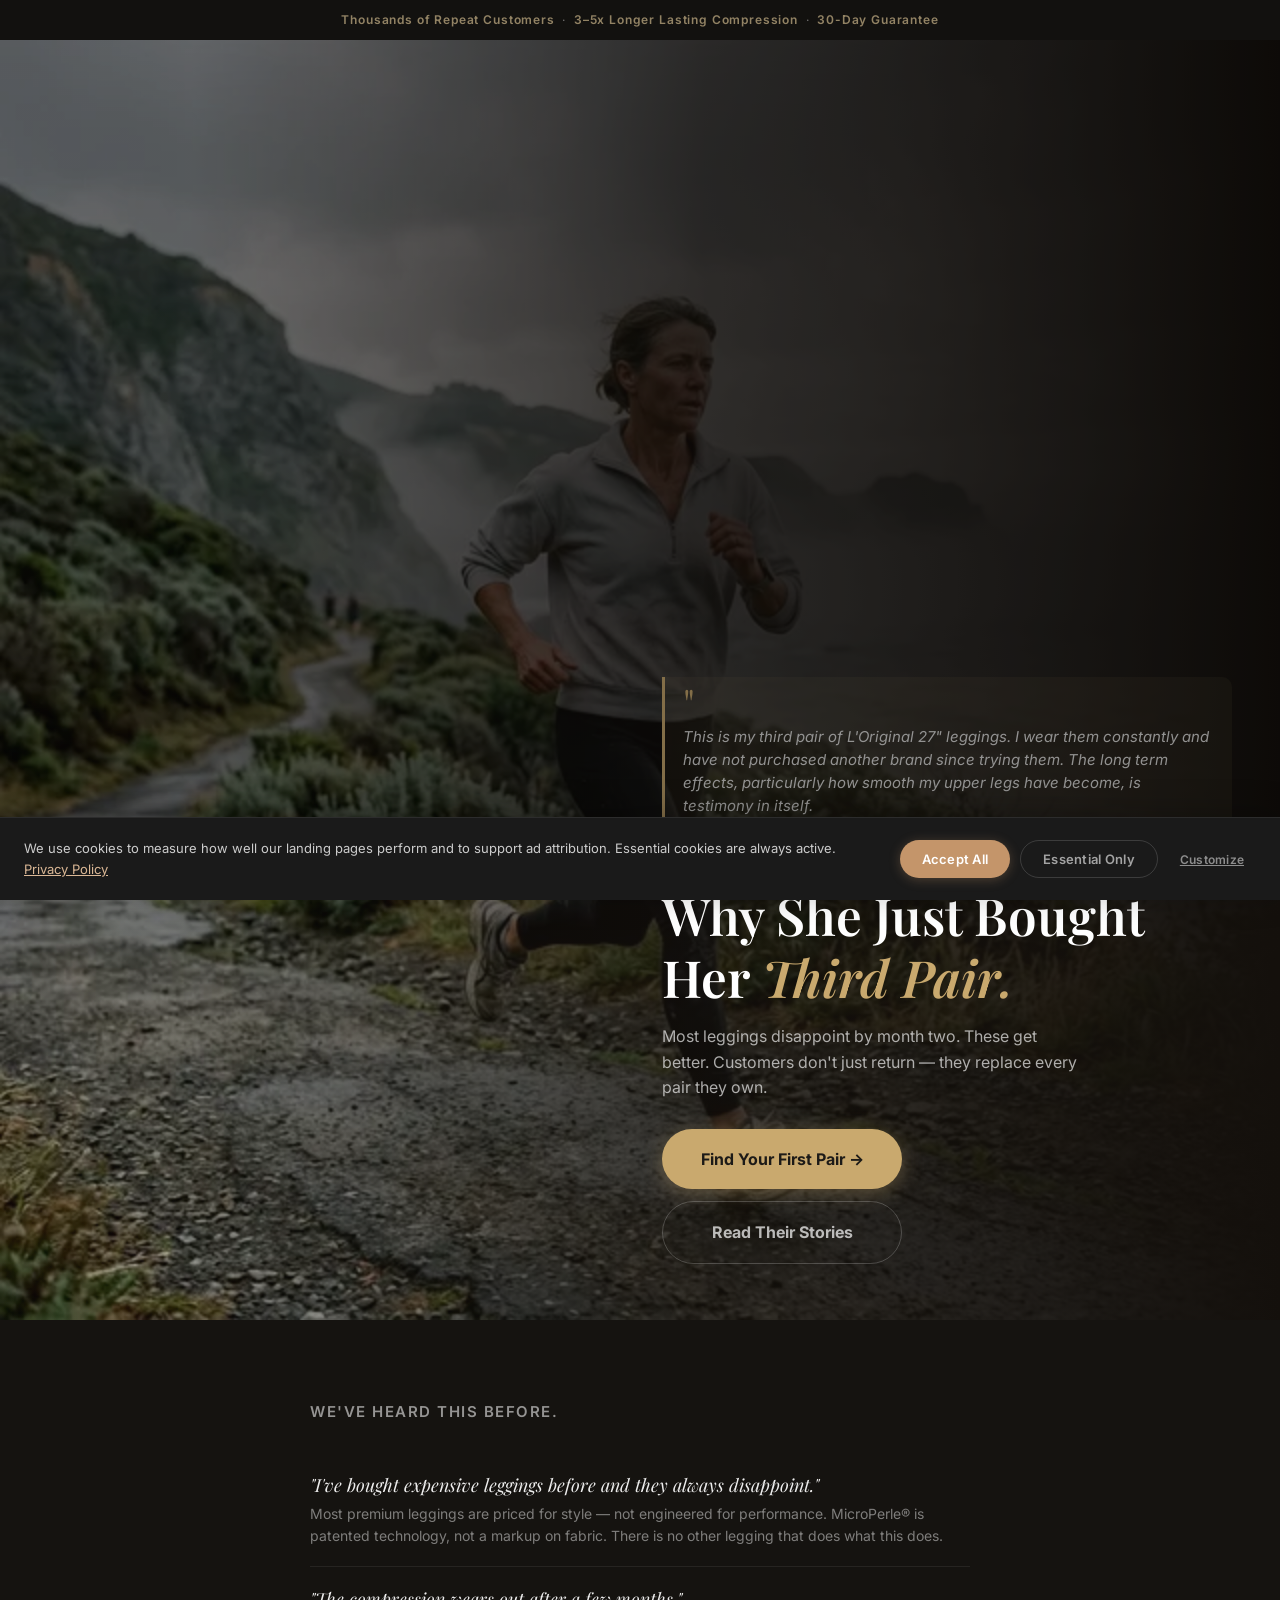
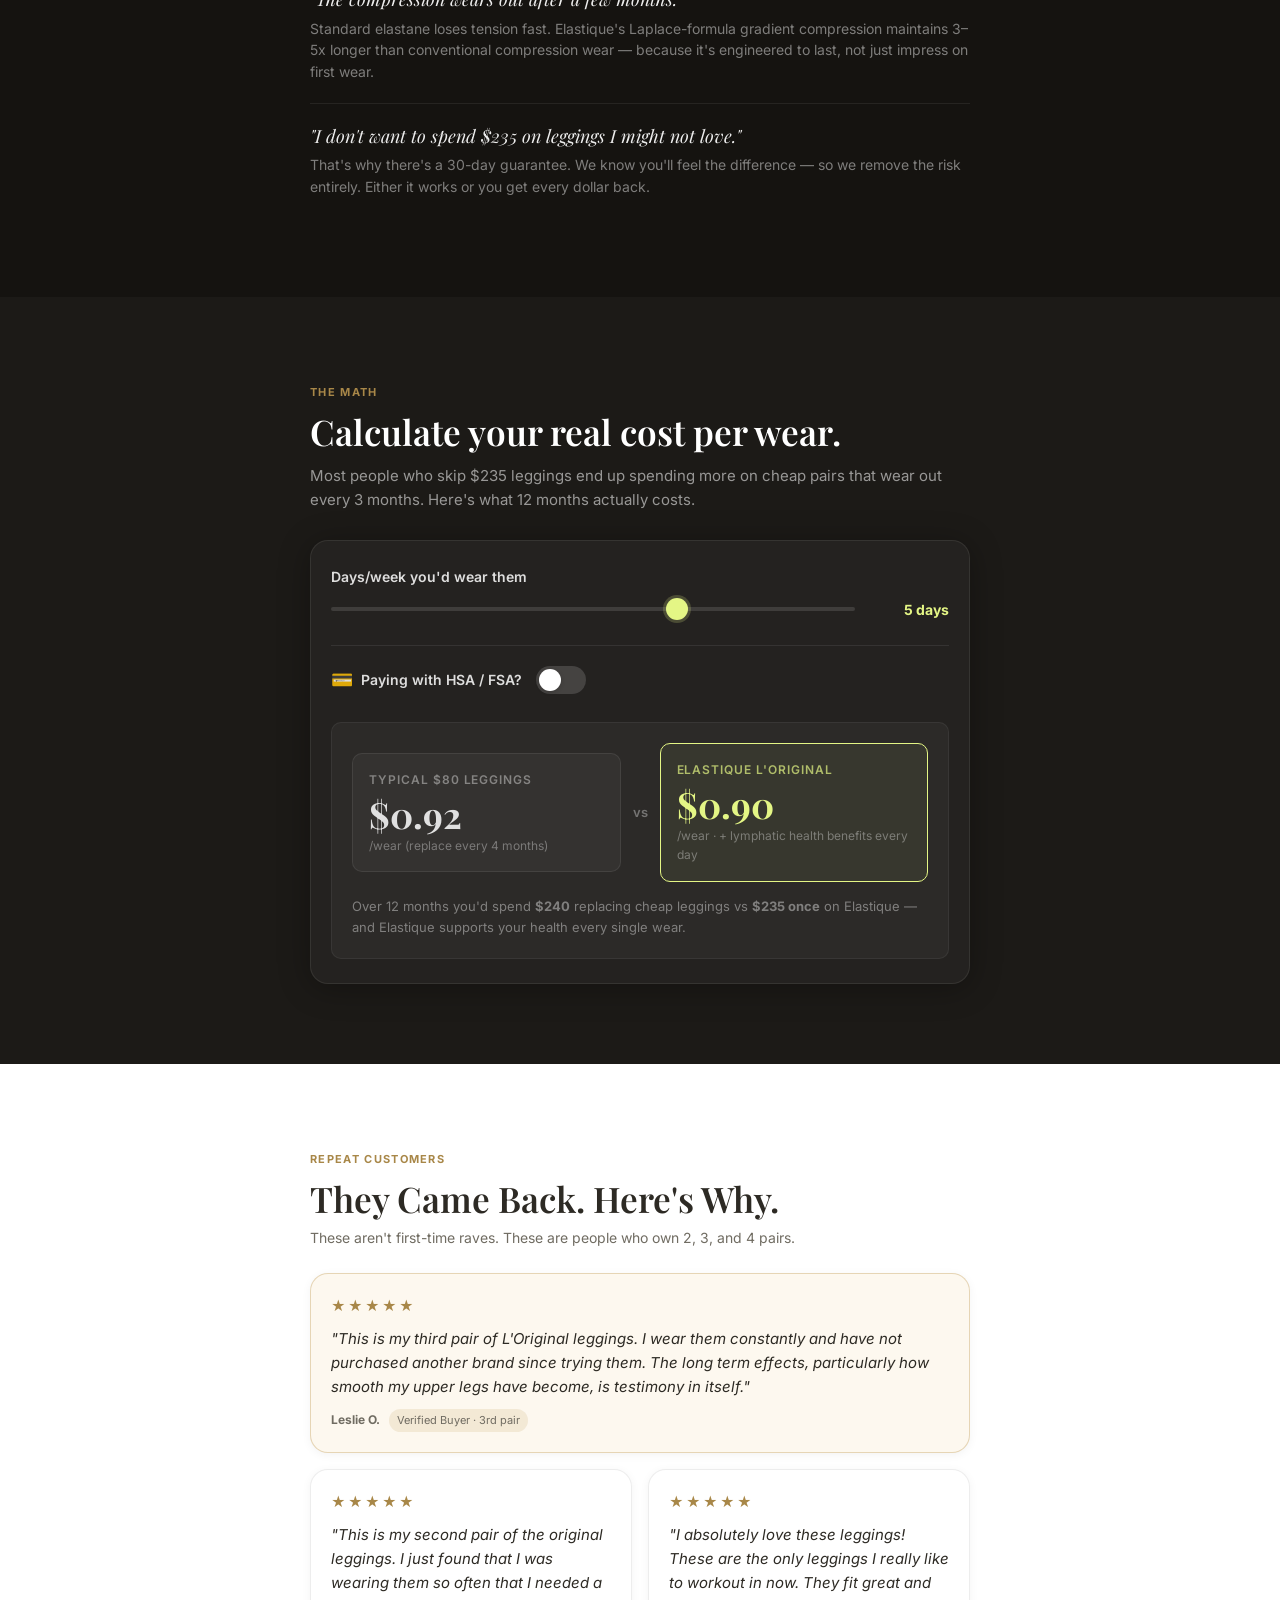
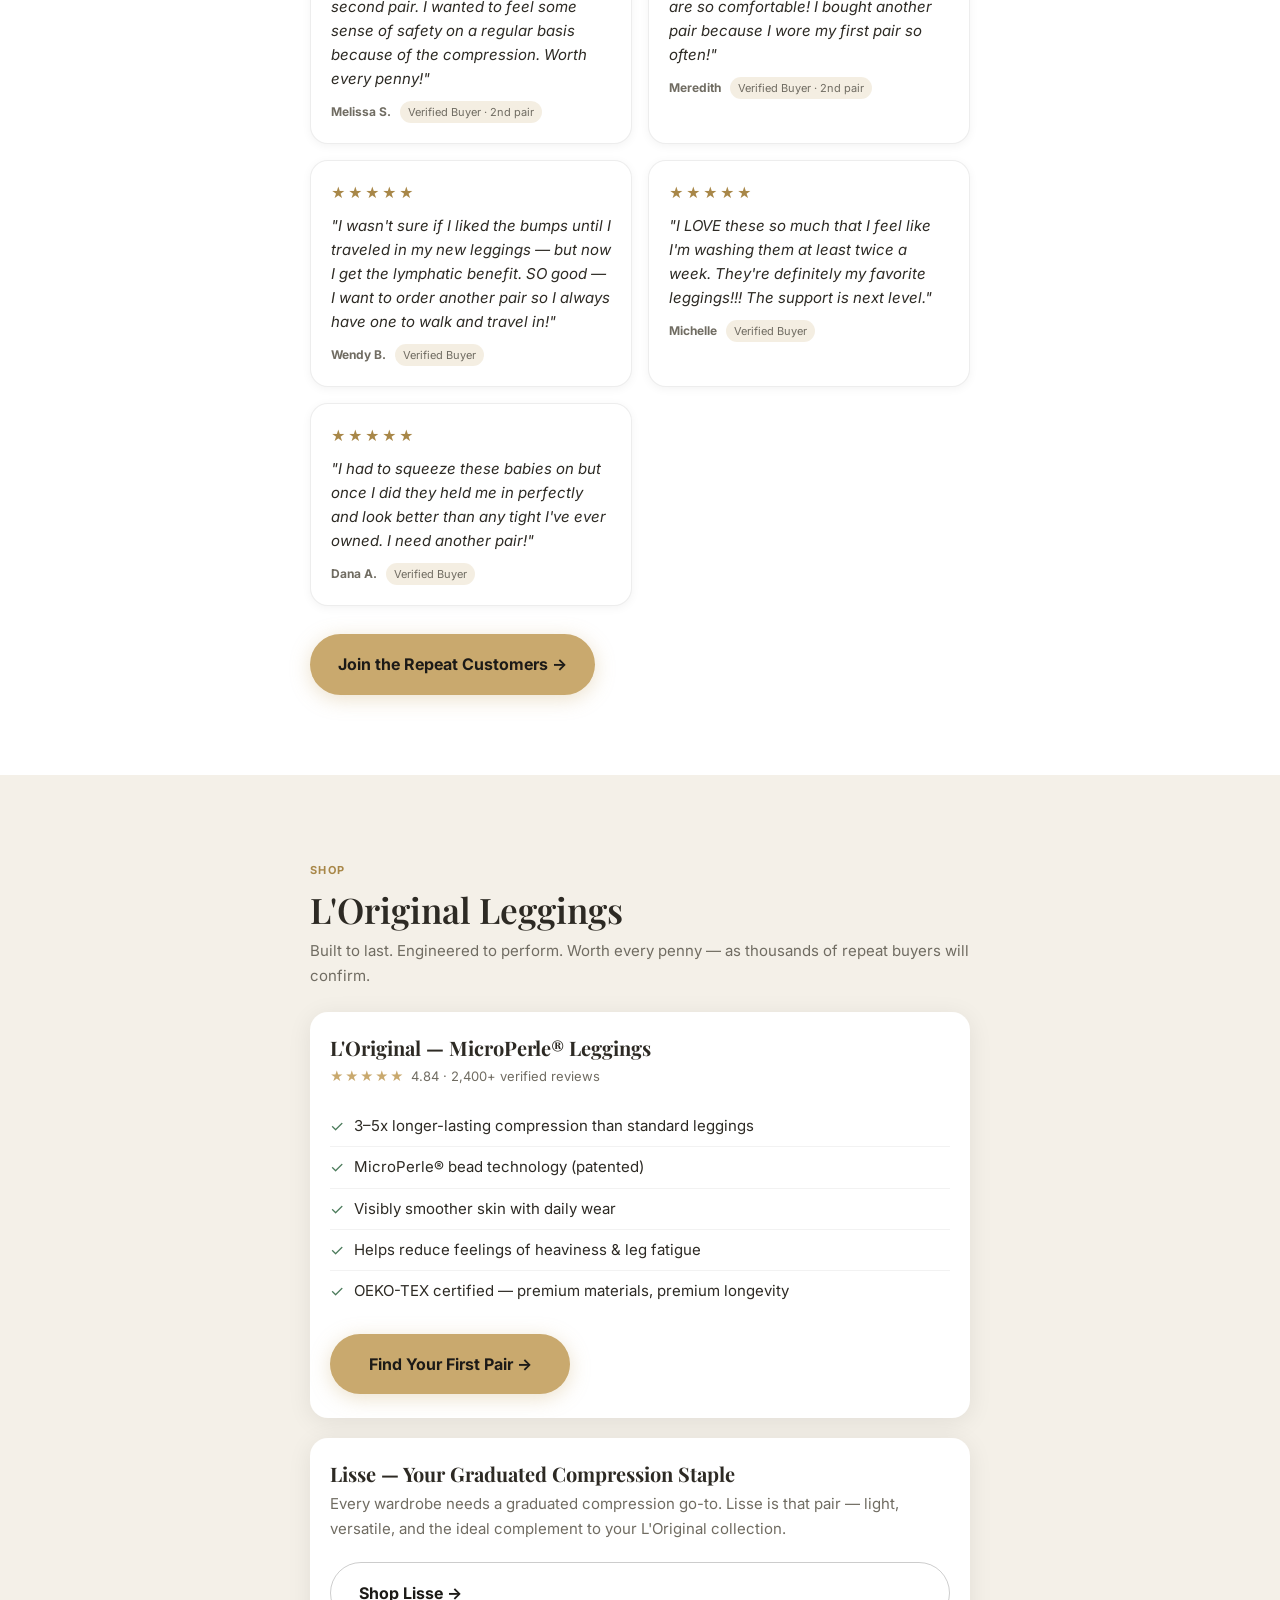
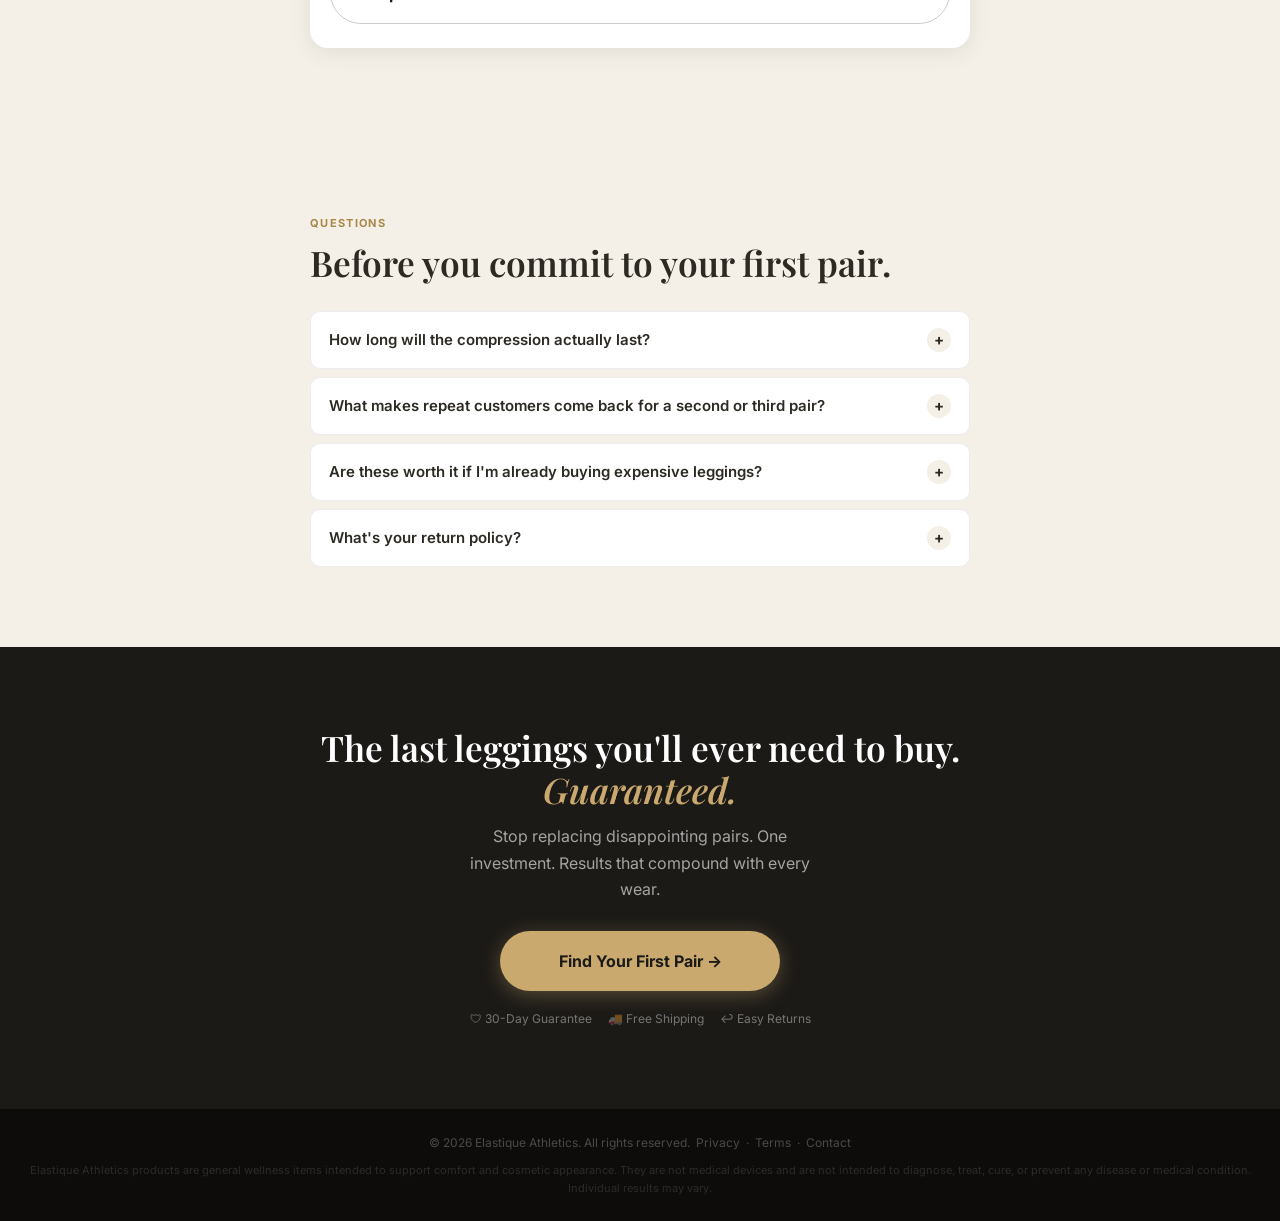
<file: last-leggings/index.html>
<!DOCTYPE html>
<html lang="en">
<head>
  <meta charset="UTF-8">
  <meta name="viewport" content="width=device-width, initial-scale=1.0">
  <title>Elastique — Why She Just Bought Her Third Pair</title>
    <link rel="canonical" href="https://landing.elastiqueathletics.com/last-leggings">
  <meta name="description" content="This is my third pair of L'Original Leggings. I have not purchased another brand since trying them. Find out why thousands of women commit — and never go back.">
    <!-- Open Graph / Facebook -->
  <meta property="og:type" content="website">
  <meta property="og:url" content="https://landing.elastiqueathletics.com/last-leggings">
  <meta property="og:title" content="Elastique — The Last Leggings You'll Ever Buy">
  <meta property="og:description" content="This is my third pair of L'Original Leggings. Find out why thousands of women commit — and never go back.">
  <meta property="og:image" content="https://www.elastiqueathletics.com/cdn/shop/files/Logo_Final_Black_200x.png">
  <link rel="preconnect" href="https://fonts.googleapis.com">
  <link rel="preconnect" href="https://fonts.gstatic.com" crossorigin>
  <link href="https://fonts.googleapis.com/css2?family=Inter:wght@400;500;600;700&family=Playfair+Display:ital,wght@0,500;0,600;0,700;1,500&display=swap" rel="stylesheet">
  <link rel="stylesheet" href="last-leggings.css">
</head>
<body>

<!-- TRUST BAR -->
<div class="trust-bar">
  <p>
    <span>Thousands of Repeat Customers</span>
    &nbsp;·&nbsp;
    <span>3–5x Longer Lasting Compression</span>
    &nbsp;·&nbsp;
    <span>30-Day Guarantee</span>
  </p>
</div>

<!-- ============================================
     SECTION 1 — HERO (FEATURED TESTIMONIAL)
     ============================================ -->
<section class="hero" id="hero">
  <div class="hero__img-wrap">
    <img
      src="assets/hero.webp"
      alt="Woman running on coastal trail wearing Elastique leggings"
      class="hero__img"
      width="800"
      height="800"
      loading="eager"
    >
    <div class="hero__overlay"></div>
  </div>
  <div class="hero__content">
    <div class="hero__pull-quote">
      <div class="hero__quote-mark">"</div>
      <p>This is my third pair of L'Original 27" leggings. I wear them constantly and have not purchased another brand since trying them. The long term effects, particularly how smooth my upper legs have become, is testimony in itself.</p>
      <div class="hero__quote-attr">— Leslie O., Verified Customer</div>
    </div>
    <h1>Why She Just Bought Her <em>Third Pair.</em></h1>
    <p class="hero__sub">
      Most leggings disappoint by month two. These get better. Customers don't just return — they replace every pair they own.
    </p>
    <div class="hero__ctas">
      <a href="#shop" class="btn btn--primary" data-cta="hero-primary">Find Your First Pair →</a>
      <a href="#proof" class="btn btn--ghost" data-cta="hero-reviews">Read Their Stories</a>
    </div>
  </div>
</section>

<!-- ============================================
     SECTION 2 — IDENTITY MIRROR
     ============================================ -->
<section class="section mirror" id="mirror">
  <div class="inner fade-up">
    <p class="mirror__intro">We've heard this before.</p>

    <div class="mirror__item">
      <p class="mirror__lead">"I've bought expensive leggings before and they always disappoint."</p>
      <p class="mirror__detail">Most premium leggings are priced for style — not engineered for performance. MicroPerle® is patented technology, not a markup on fabric. There is no other legging that does what this does.</p>
    </div>

    <div class="mirror__item">
      <p class="mirror__lead">"The compression wears out after a few months."</p>
      <p class="mirror__detail">Standard elastane loses tension fast. Elastique's Laplace-formula gradient compression maintains 3–5x longer than conventional compression wear — because it's engineered to last, not just impress on first wear.</p>
    </div>

    <div class="mirror__item">
      <p class="mirror__lead">"I don't want to spend $235 on leggings I might not love."</p>
      <p class="mirror__detail">That's why there's a 30-day guarantee. We know you'll feel the difference — so we remove the risk entirely. Either it works or you get every dollar back.</p>
    </div>
  </div>
</section>

<!-- ============================================
     SECTION 3 — COST-PER-WEAR CALCULATOR
     ============================================ -->
<section class="section calculator-section" id="calculator">
  <div class="inner fade-up">
    <span class="label">The Math</span>
    <h2>Calculate your real cost per wear.</h2>
    <p class="calc__intro">
      Most people who skip $235 leggings end up spending more on cheap pairs that wear out every 3 months. Here's what 12 months actually costs.
    </p>

    <div class="calculator">
      <div class="calc-inputs">
        <div class="calc-group">
          <label for="wears-per-week">Days/week you'd wear them</label>
          <div class="calc-slider-wrap">
            <input type="range" id="wears-per-week" min="1" max="7" value="5" class="calc-slider">
            <span class="calc-slider-val" id="wears-per-week-val">5 days</span>
          </div>
        </div>

        <!-- HSA/FSA Toggle -->
        <div class="hsa-toggle-wrap">
          <div class="hsa-toggle-row">
            <div class="hsa-toggle-label">
              <span class="hsa-icon">💳</span>
              <span>Paying with HSA / FSA?</span>
            </div>
            <label class="toggle-switch">
              <input type="checkbox" id="hsa-toggle">
              <span class="toggle-slider"></span>
            </label>
          </div>
          <div class="hsa-bracket-row" id="hsa-bracket-row">
            <label for="tax-bracket">Your tax bracket</label>
            <select id="tax-bracket" class="tax-select">
              <option value="0.22">22%</option>
              <option value="0.24">24%</option>
              <option value="0.30" selected>30% (most common)</option>
              <option value="0.32">32%</option>
              <option value="0.35">35%</option>
              <option value="0.37">37%</option>
            </select>
          </div>
        </div>
      </div>

      <div class="calc-result">
        <div class="calc-result__row">
          <div class="calc-result__item calc-result__item--compare">
            <div class="calc-result__label">Typical $80 leggings</div>
            <div class="calc-result__value" id="cheap-cost">$0.22</div>
            <div class="calc-result__sub">/wear (replace every 4 months)</div>
          </div>
          <div class="calc-result__divider">vs</div>
          <div class="calc-result__item calc-result__item--elastique" id="elastique-card">
            <div class="calc-result__label" id="elastique-label">Elastique L'Original</div>
            <div class="calc-result__value" id="elastique-cost">$0.45</div>
            <div class="calc-result__sub" id="elastique-sub">/wear · + wellness benefits every day</div>
          </div>
        </div>
        <p class="calc-note" id="calc-note">Over 24 months you'd spend <strong id="cheap-total">$240</strong> replacing cheap leggings vs <strong>$235 once</strong> on Elastique.</p>

        <!-- HSA Savings Callout -->
        <div class="hsa-savings" id="hsa-savings">
          <div class="hsa-savings__icon">✦</div>
          <div class="hsa-savings__text">
            <strong>With HSA/FSA:</strong> Your effective price is <strong id="hsa-effective">$165</strong> — you save <strong id="hsa-saved">$70</strong> in pre-tax dollars.
            <span class="hsa-savings__sub">That's just <strong id="hsa-cpw">$0.32</strong>/wear with tax-free health funds.</span>
          </div>
        </div>
      </div>
    </div>
  </div>
</section>

<!-- ============================================
     SECTION 4 — SOCIAL PROOF (LOYALTY ANGLE)
     ============================================ -->
<section class="section proof-wall" id="proof">
  <div class="inner fade-up">
    <div class="section-header">
      <span class="label">Repeat Customers</span>
      <h2>They Came Back. Here's Why.</h2>
      <p class="sh-sub">These aren't first-time raves. These are people who own 2, 3, and 4 pairs.</p>
    </div>

    <div class="review-stack">
      <div class="review-card review-card--featured">
        <div class="review-card__stars">★★★★★</div>
        <p class="review-card__quote">"This is my third pair of L'Original leggings. I wear them constantly and have not purchased another brand since trying them. The long term effects, particularly how smooth my upper legs have become, is testimony in itself."</p>
        <p class="review-card__author">Leslie O. <span class="review-card__tag">Verified Buyer · 3rd pair</span></p>
      </div>

      <div class="review-card">
        <div class="review-card__stars">★★★★★</div>
        <p class="review-card__quote">"This is my second pair of the original leggings. I just found that I was wearing them so often that I needed a second pair. I wanted to feel some sense of safety on a regular basis because of the compression. Worth every penny!"</p>
        <p class="review-card__author">Melissa S. <span class="review-card__tag">Verified Buyer · 2nd pair</span></p>
      </div>

      <div class="review-card">
        <div class="review-card__stars">★★★★★</div>
        <p class="review-card__quote">"I absolutely love these leggings! These are the only leggings I really like to workout in now. They fit great and are so comfortable! I bought another pair because I wore my first pair so often!"</p>
        <p class="review-card__author">Meredith <span class="review-card__tag">Verified Buyer · 2nd pair</span></p>
      </div>

      <div class="review-card">
        <div class="review-card__stars">★★★★★</div>
        <p class="review-card__quote">"I wasn't sure if I liked the bumps until I traveled in my new leggings — but now I get the lymphatic benefit. SO good — I want to order another pair so I always have one to walk and travel in!"</p>
        <p class="review-card__author">Wendy B. <span class="review-card__tag">Verified Buyer</span></p>
      </div>

      <div class="review-card">
        <div class="review-card__stars">★★★★★</div>
        <p class="review-card__quote">"I LOVE these so much that I feel like I'm washing them at least twice a week. They're definitely my favorite leggings!!! The support is next level."</p>
        <p class="review-card__author">Michelle <span class="review-card__tag">Verified Buyer</span></p>
      </div>

      <div class="review-card">
        <div class="review-card__stars">★★★★★</div>
        <p class="review-card__quote">"I had to squeeze these babies on but once I did they held me in perfectly and look better than any tight I've ever owned. I need another pair!"</p>
        <p class="review-card__author">Dana A. <span class="review-card__tag">Verified Buyer</span></p>
      </div>
    </div>

    <a href="#shop" class="btn btn--primary" data-cta="proof-cta">Join the Repeat Customers →</a>
  </div>
</section>

<!-- ============================================
     SECTION 5 — PRODUCT REVEAL
     ============================================ -->
<section class="section product" id="shop">
  <div class="inner fade-up">
    <span class="label">Shop</span>
    <h2>L'Original Leggings</h2>
    <p class="product__sub">Built to last. Engineered to perform. Worth every penny — as thousands of repeat buyers will confirm.</p>

    <div class="product-card">

      <div class="product-card__body">
        <h3 class="product-card__name">L'Original — MicroPerle® Leggings</h3>
        <div class="product-card__rating">
          <span class="stars">★★★★★</span>
          <span>4.84 · 2,400+ verified reviews</span>
        </div>
        <ul class="benefits">
          <li><span class="check">✓</span> 3–5x longer-lasting compression than standard leggings</li>
          <li><span class="check">✓</span> MicroPerle® bead technology (patented)</li>
          <li><span class="check">✓</span> Visibly smoother skin with daily wear</li>
          <li><span class="check">✓</span> Helps reduce feelings of heaviness &amp; leg fatigue</li>
          <li><span class="check">✓</span> OEKO-TEX certified — premium materials, premium longevity</li>
        </ul>
        <a href="https://elastiqueathletics.com/collections/leggings" class="btn btn--primary" data-cta="product-primary">Find Your First Pair →</a>
      </div>
    </div>

    <div class="product-card" style="margin-top: 20px;">
      <div class="product-card__body">
        <h3 class="product-card__name">Lisse — Your Graduated Compression Staple</h3>

        <p style="font-size: 15px; color: var(--text-light); margin-bottom: 20px;">Every wardrobe needs a graduated compression go-to. Lisse is that pair — light, versatile, and the ideal complement to your L'Original collection.</p>
        <a href="https://elastiqueathletics.com/collections/leggings" class="btn btn--ghost" style="color: var(--black); border-color: rgba(0,0,0,0.2); width: 100%; display: block;" data-cta="product-lisse">Shop Lisse →</a>
      </div>
    </div>
  </div>
</section>

<!-- ============================================
     SECTION 6 — FAQ
     ============================================ -->
<section class="section section--alt" id="faq">
  <div class="inner fade-up">
    <span class="label">Questions</span>
    <h2>Before you commit to your first pair.</h2>
    <br>
    <div class="faq-list">
      <div class="faq-item">
        <button class="faq-q">
          <span>How long will the compression actually last?</span>
          <span class="faq-icon">+</span>
        </button>
        <div class="faq-a">
          <div class="faq-a__inner">Elastique uses Laplace-formula gradient compression engineered for longevity. Standard compression fabrics lose elasticity in 3–6 months. Customers regularly report their Elastique leggings maintaining full compression at the 1-year, 18-month, and even 2-year mark. The difference is fabric quality and construction — not marketing.</div>
        </div>
      </div>

      <div class="faq-item">
        <button class="faq-q">
          <span>What makes repeat customers come back for a second or third pair?</span>
          <span class="faq-icon">+</span>
        </button>
        <div class="faq-a">
          <div class="faq-a__inner">Two reasons: First, the accumulative skin and comfort results get better the longer they wear them — so they want more wearing hours. Second, once customers rotate two or three pairs they notice the difference on days they don't wear Elastique. The comparison to other leggings becomes unflattering very quickly.</div>
        </div>
      </div>

      <div class="faq-item">
        <button class="faq-q">
          <span>Are these worth it if I'm already buying expensive leggings?</span>
          <span class="faq-icon">+</span>
        </button>
        <div class="faq-a">
          <div class="faq-a__inner">Premium leggings from other brands are priced for aesthetics and brand equity. Elastique is priced for patented micro-massage technology. No other activewear brand applies MicroPerle® bead technology strategically positioned for comfort — this isn't a marketing angle, it's a different category of product. The results after 4–8 weeks speak louder than any comparison chart we could show you.</div>
        </div>
      </div>

      <div class="faq-item">
        <button class="faq-q">
          <span>What's your return policy?</span>
          <span class="faq-icon">+</span>
        </button>
        <div class="faq-a">
          <div class="faq-a__inner">30-day satisfaction guarantee, full stop. Wear them daily for a month. If you're not impressed by the quality, longevity, and how your legs feel — return them for a complete refund. We back this offer confidently because the vast majority of customers become repeat buyers.</div>
        </div>
      </div>
    </div>
  </div>
</section>

<!-- ============================================
     SECTION 7 — FINAL CTA
     ============================================ -->
<section class="section final" id="final">
  <div class="inner fade-up">
    <h2>The last leggings you'll ever need to buy. <em>Guaranteed.</em></h2>
    <p class="final__sub">
      Stop replacing disappointing pairs. One investment. Results that compound with every wear.
    </p>
    <a href="#shop" class="btn btn--primary" style="min-width: 280px;" data-cta="final-cta">Find Your First Pair →</a>
    <div class="final__guarantee">
      <span>🛡 30-Day Guarantee</span>
      <span>🚚 Free Shipping</span>
      <span>↩ Easy Returns</span>
    </div>
  </div>
</section>

<!-- STICKY CTA (MOBILE) -->
<div class="sticky-cta" id="sticky-cta">
  <div class="sticky-cta__inner">
    <a href="#shop" class="btn btn--primary" data-cta="sticky-cta">Find Your First Pair → Free Shipping + 30-Day Guarantee</a>
  </div>
</div>


<!-- FOOTER -->
<div class="el-footer">
  <p>© 2026 Elastique Athletics. All rights reserved. &nbsp;<a href="https://www.elastiqueathletics.com/policies/privacy-policy">Privacy</a> &nbsp;·&nbsp; <a href="https://www.elastiqueathletics.com/policies/terms-of-service">Terms</a> &nbsp;·&nbsp; <a href="https://www.elastiqueathletics.com/pages/contact">Contact</a></p>
  <p style="margin-top:8px;font-size:11px;opacity:0.5;">Elastique Athletics products are general wellness items intended to support comfort and cosmetic appearance. They are not medical devices and are not intended to diagnose, treat, cure, or prevent any disease or medical condition. Individual results may vary.</p>
</div>

<script defer src="last-leggings.js"></script>
<script defer src="../tracking/consent-banner.js"></script>
</body>
</html>
</file>
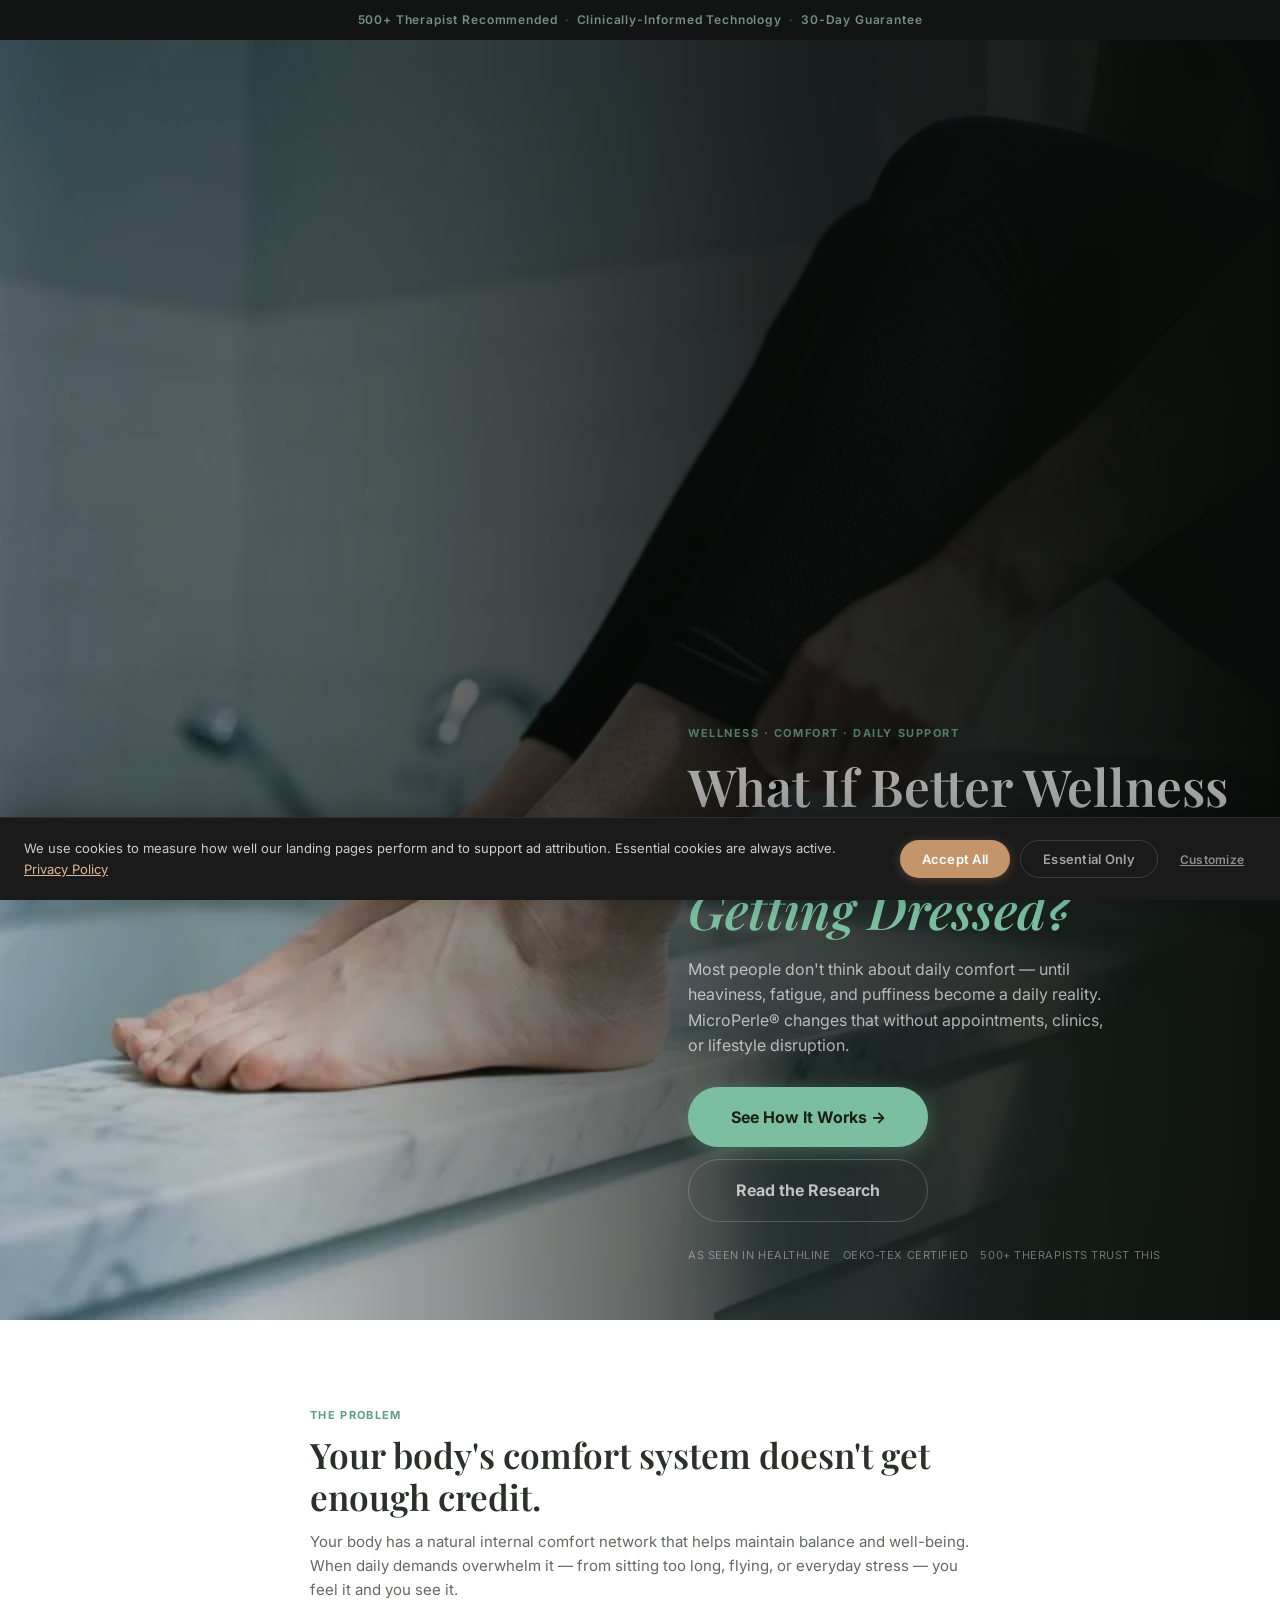
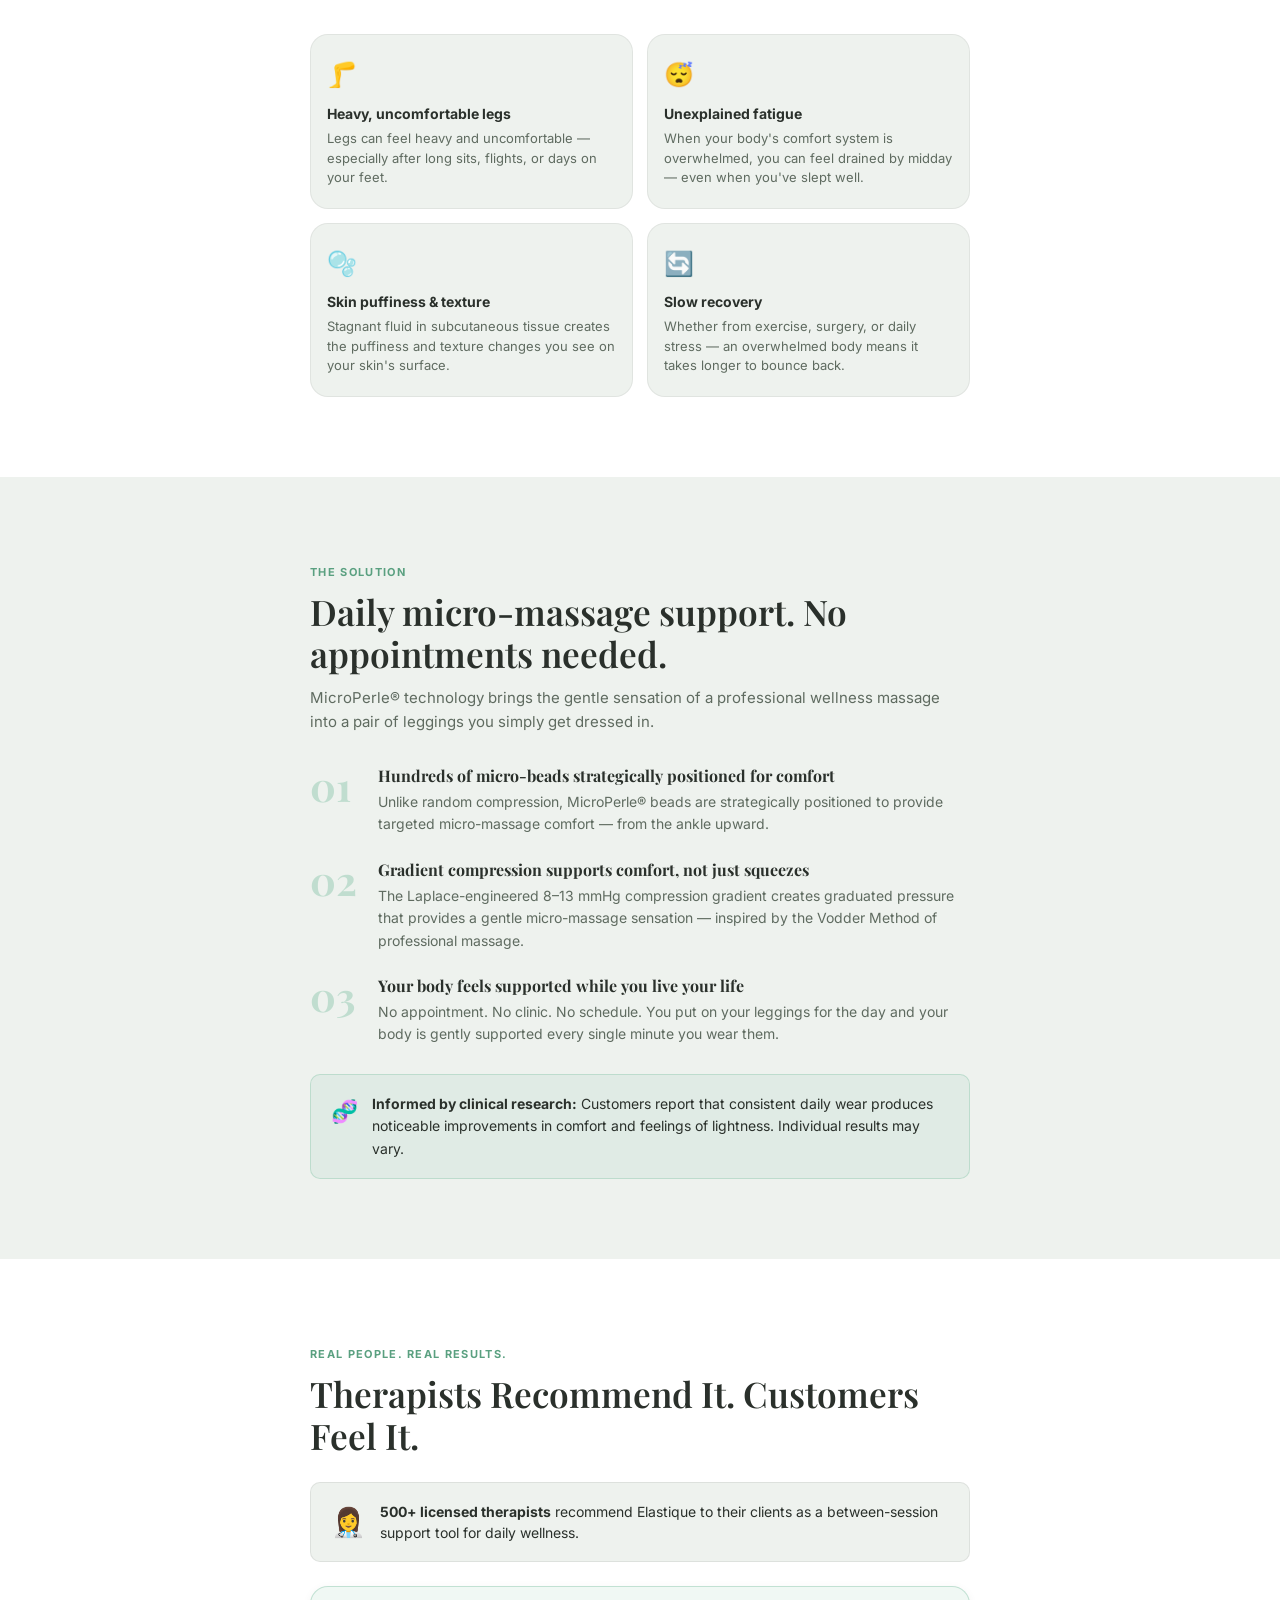
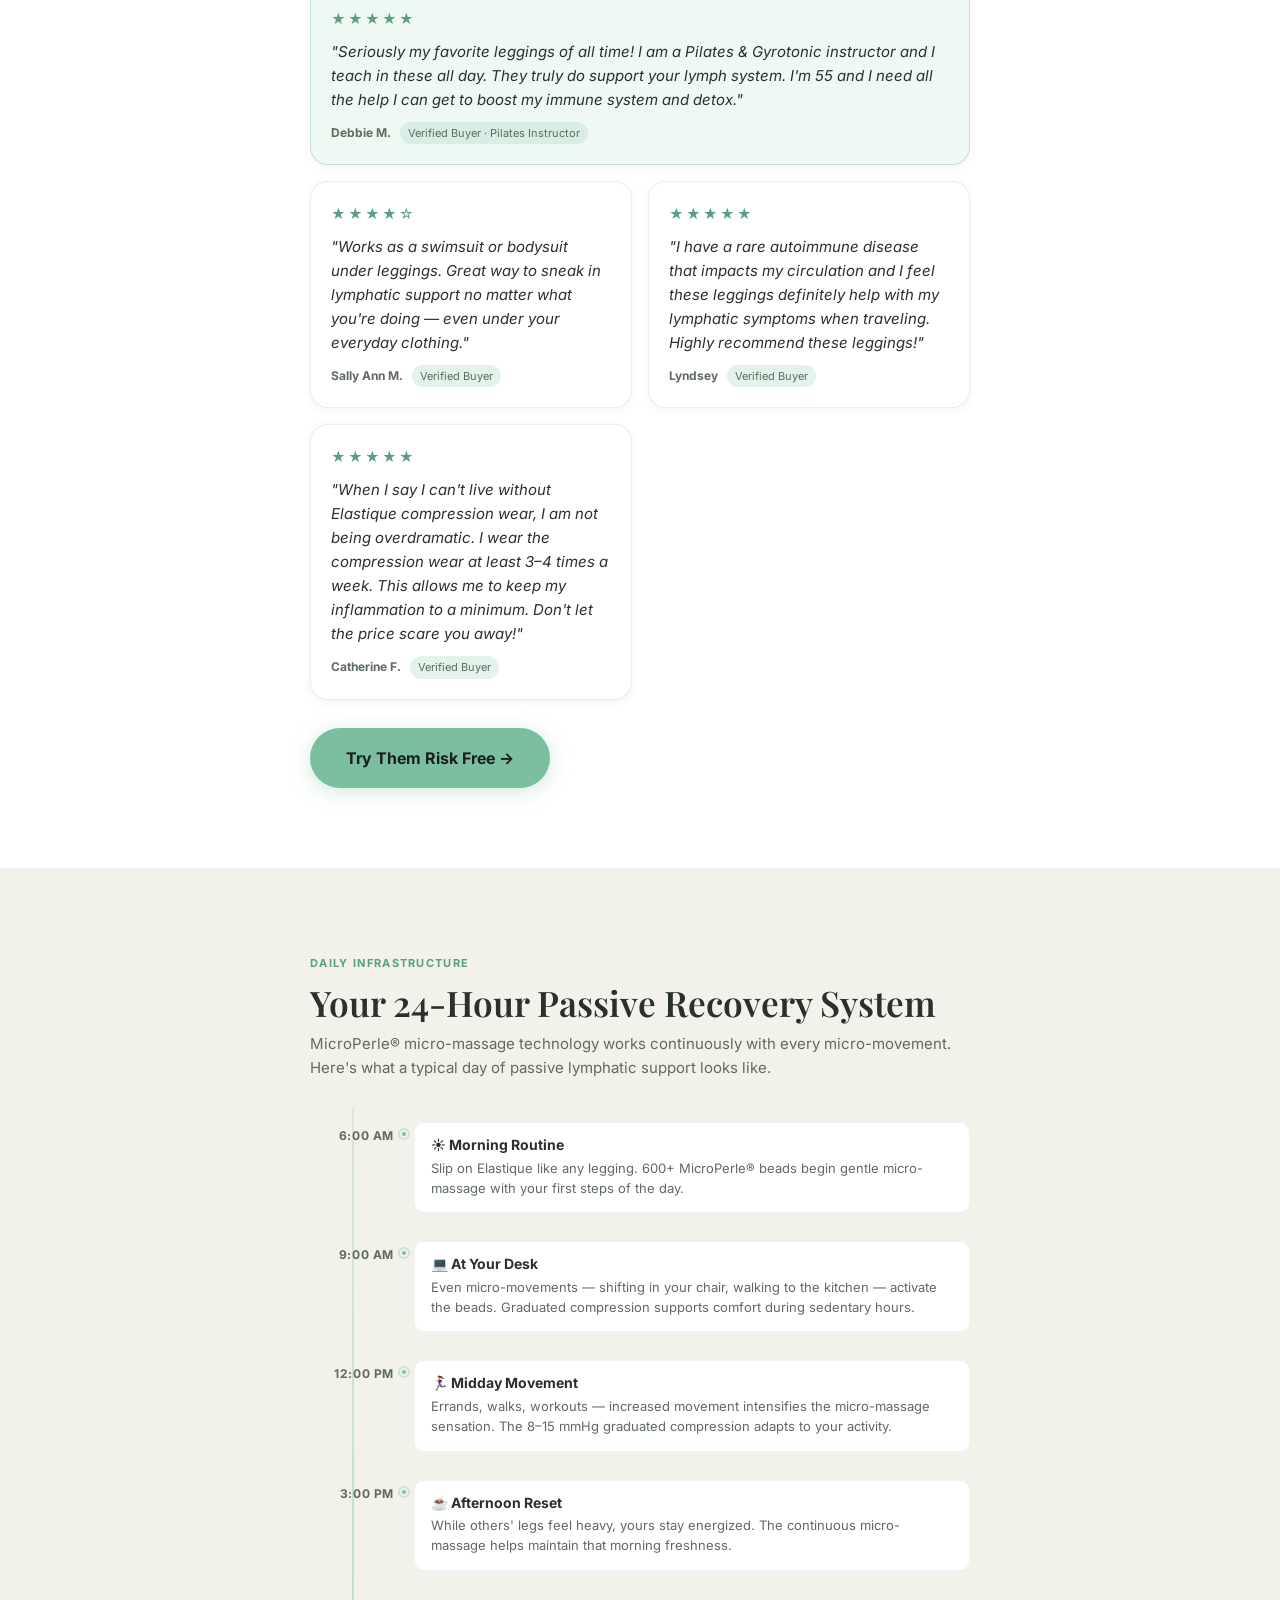
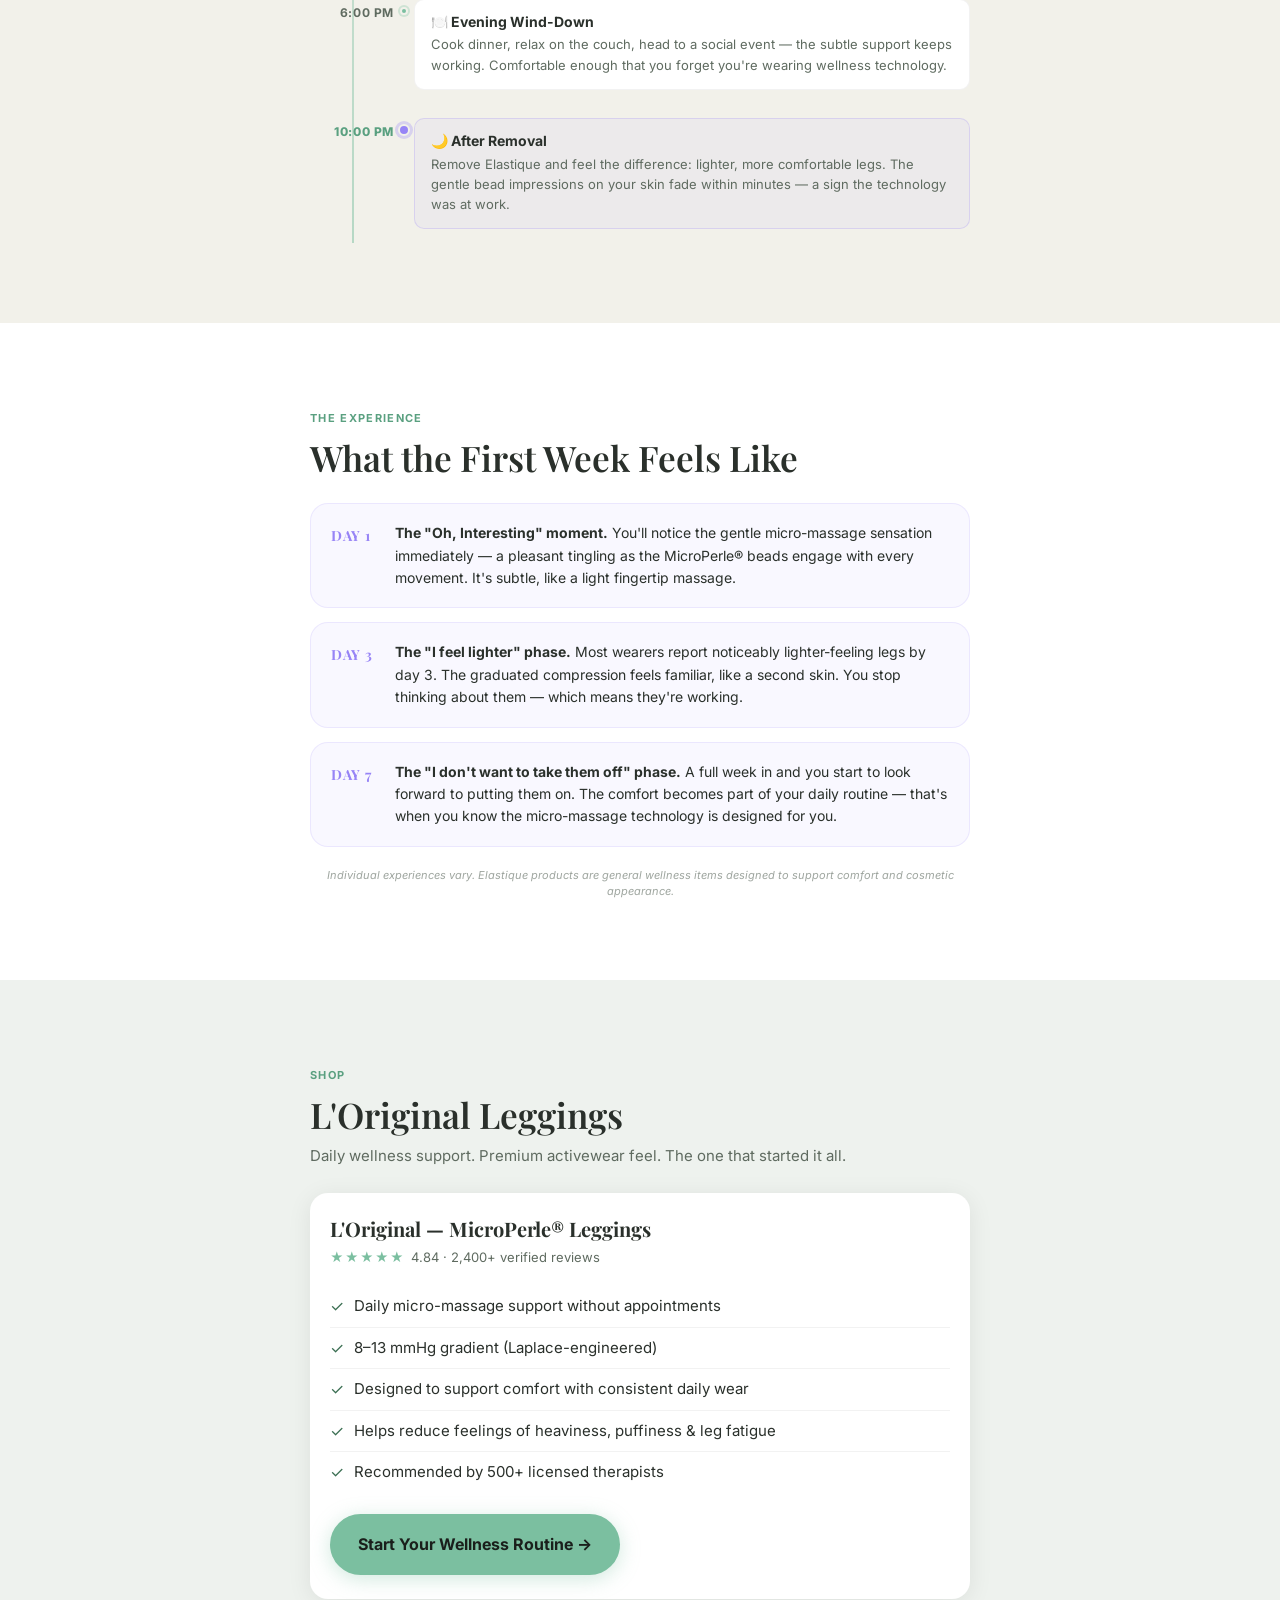
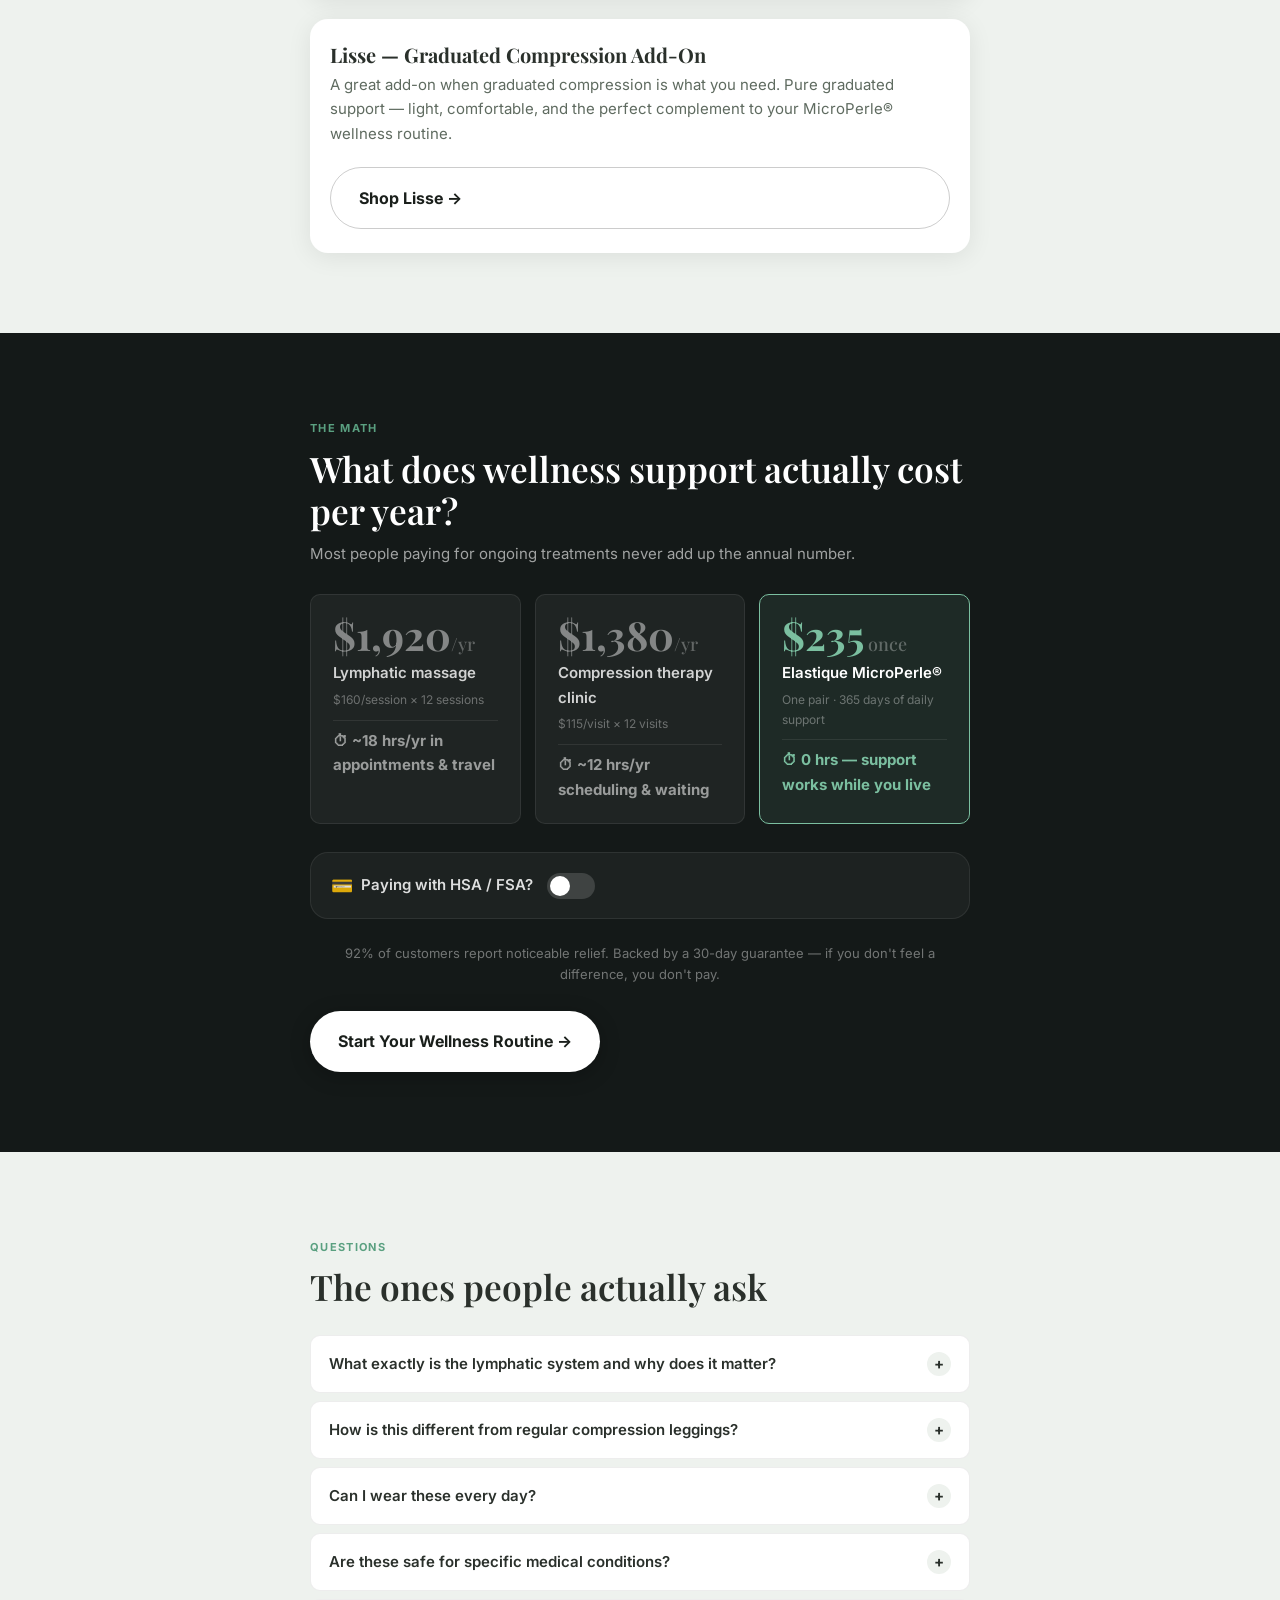
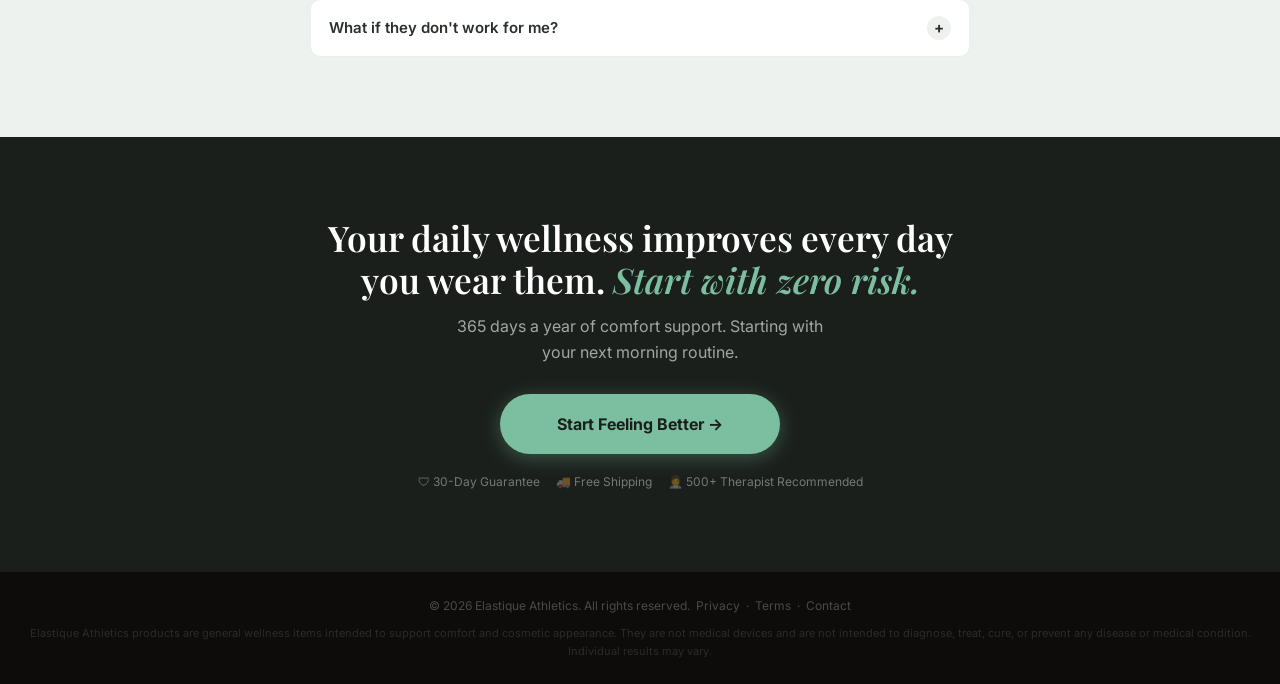
<file: lymphatic-health/index.html>
<!DOCTYPE html>
<html lang="en">
<head>
  <meta charset="UTF-8">
  <meta name="viewport" content="width=device-width, initial-scale=1.0">
  <title>Elastique — What If Better Wellness Was As Simple As Getting Dressed?</title>
    <link rel="canonical" href="https://landing.elastiqueathletics.com/lymphatic-health">
  <meta name="description" content="What if supporting your daily wellness was as simple as getting dressed? MicroPerle® technology delivers a daily micro-massage sensation — without appointments. 30-day guarantee.">
    <!-- Open Graph / Facebook -->
  <meta property="og:type" content="website">
  <meta property="og:url" content="https://landing.elastiqueathletics.com/lymphatic-health">
  <meta property="og:title" content="Elastique — Wellness As Simple As Getting Dressed">
  <meta property="og:description" content="What if supporting your daily wellness was as simple as getting dressed? MicroPerle® technology delivers a daily micro-massage sensation.">
  <meta property="og:image" content="https://www.elastiqueathletics.com/cdn/shop/files/Logo_Final_Black_200x.png">
  <link rel="preconnect" href="https://fonts.googleapis.com">
  <link rel="preconnect" href="https://fonts.gstatic.com" crossorigin>
  <link href="https://fonts.googleapis.com/css2?family=Inter:wght@400;500;600;700&family=Playfair+Display:ital,wght@0,500;0,600;0,700;1,500&display=swap" rel="stylesheet">
  <link rel="stylesheet" href="lymphatic.css">
</head>
<body>

<!-- TRUST BAR -->
<div class="trust-bar">
  <p>
    <span>500+ Therapist Recommended</span>
    &nbsp;·&nbsp;
    <span>Clinically-Informed Technology</span>
    &nbsp;·&nbsp;
    <span>30-Day Guarantee</span>
  </p>
</div>

<!-- ============================================
     SECTION 1 — HERO
     ============================================ -->
<section class="hero" id="hero">
  <div class="hero__img-wrap">
    <img
      src="assets/hero.webp"
      alt="Close-up of legs wearing Elastique compression leggings on marble surface"
      class="hero__img"
      width="800"
      height="800"
      loading="eager"
    >
    <div class="hero__overlay"></div>
  </div>
  <div class="hero__content">
    <div class="hero__eyebrow">Wellness · Comfort · Daily Support</div>
    <h1>What If Better Wellness Was As Simple As <em>Getting Dressed?</em></h1>
    <p class="hero__sub">
      Most people don't think about daily comfort — until heaviness, fatigue, and puffiness become a daily reality. MicroPerle® changes that without appointments, clinics, or lifestyle disruption.
    </p>
    <div class="hero__ctas">
      <a href="#how" class="btn btn--primary" data-cta="hero-primary">See How It Works →</a>
      <a href="#proof" class="btn btn--ghost" data-cta="hero-reviews">Read the Research</a>
    </div>
    <div class="hero__badges">
      <span>As seen in Healthline</span>
      <span>OEKO-TEX Certified</span>
      <span>500+ therapists trust this</span>
    </div>
  </div>
</section>

<!-- ============================================
     SECTION 2 — THE PROBLEM
     ============================================ -->
<section class="section problem" id="problem">
  <div class="inner fade-up">
    <span class="label">The Problem</span>
    <h2>Your body's comfort system doesn't get enough credit.</h2>
    <p class="problem__intro">
      Your body has a natural internal comfort network that helps maintain balance and well-being. When daily demands overwhelm it — from sitting too long, flying, or everyday stress — you feel it and you see it.
    </p>

    <div class="symptom-grid">
      <div class="symptom-card">
        <div class="symptom-card__icon">🦵</div>
        <h3>Heavy, uncomfortable legs</h3>
        <p>Legs can feel heavy and uncomfortable — especially after long sits, flights, or days on your feet.</p>
      </div>
      <div class="symptom-card">
        <div class="symptom-card__icon">😴</div>
        <h3>Unexplained fatigue</h3>
        <p>When your body's comfort system is overwhelmed, you can feel drained by midday — even when you've slept well.</p>
      </div>
      <div class="symptom-card">
        <div class="symptom-card__icon">🫧</div>
        <h3>Skin puffiness &amp; texture</h3>
        <p>Stagnant fluid in subcutaneous tissue creates the puffiness and texture changes you see on your skin's surface.</p>
      </div>
      <div class="symptom-card">
        <div class="symptom-card__icon">🔄</div>
        <h3>Slow recovery</h3>
        <p>Whether from exercise, surgery, or daily stress — an overwhelmed body means it takes longer to bounce back.</p>
      </div>
    </div>
  </div>
</section>

<!-- ============================================
     SECTION 3 — HOW IT WORKS
     ============================================ -->
<section class="section section--alt how-it-works" id="how">
  <div class="inner fade-up">
    <span class="label">The Solution</span>
    <h2>Daily micro-massage support. No appointments needed.</h2>
    <p class="how__intro">
      MicroPerle® technology brings the gentle sensation of a professional wellness massage into a pair of leggings you simply get dressed in.
    </p>

    <div class="steps">
      <div class="step">
        <div class="step__num">01</div>
        <div class="step__body">
          <h3 class="step__title">Hundreds of micro-beads strategically positioned for comfort</h3>
          <p class="step__text">Unlike random compression, MicroPerle® beads are strategically positioned to provide targeted micro-massage comfort — from the ankle upward.</p>
        </div>
      </div>
      <div class="step">
        <div class="step__num">02</div>
        <div class="step__body">
          <h3 class="step__title">Gradient compression supports comfort, not just squeezes</h3>
          <p class="step__text">The Laplace-engineered 8–13 mmHg compression gradient creates graduated pressure that provides a gentle micro-massage sensation — inspired by the Vodder Method of professional massage.</p>
        </div>
      </div>
      <div class="step">
        <div class="step__num">03</div>
        <div class="step__body">
          <h3 class="step__title">Your body feels supported while you live your life</h3>
          <p class="step__text">No appointment. No clinic. No schedule. You put on your leggings for the day and your body is gently supported every single minute you wear them.</p>
        </div>
      </div>
    </div>

    <div class="research-callout">
      <div class="research-callout__icon">🧬</div>
      <div class="research-callout__text">
        <strong>Informed by clinical research:</strong> Customers report that consistent daily wear produces noticeable improvements in comfort and feelings of lightness. Individual results may vary.
      </div>
    </div>
  </div>
</section>

<!-- ============================================
     SECTION 4 — SOCIAL PROOF
     ============================================ -->
<section class="section proof-wall" id="proof">
  <div class="inner fade-up">
    <div class="section-header">
      <span class="label">Real People. Real Results.</span>
      <h2>Therapists Recommend It. Customers Feel It.</h2>
    </div>

    <div class="therapist-badge">
      <div class="therapist-badge__icon">👩‍⚕️</div>
      <div class="therapist-badge__text">
        <strong>500+ licensed therapists</strong> recommend Elastique to their clients as a between-session support tool for daily wellness.
      </div>
    </div>

    <div class="review-stack">
      <div class="review-card review-card--featured">
        <div class="review-card__stars">★★★★★</div>
        <p class="review-card__quote">"Seriously my favorite leggings of all time! I am a Pilates & Gyrotonic instructor and I teach in these all day. They truly do support your lymph system. I'm 55 and I need all the help I can get to boost my immune system and detox."</p>
        <p class="review-card__author">Debbie M. <span class="review-card__tag">Verified Buyer · Pilates Instructor</span></p>
      </div>

      <div class="review-card">
        <div class="review-card__stars">★★★★☆</div>
        <p class="review-card__quote">"Works as a swimsuit or bodysuit under leggings. Great way to sneak in lymphatic support no matter what you're doing — even under your everyday clothing."</p>
        <p class="review-card__author">Sally Ann M. <span class="review-card__tag">Verified Buyer</span></p>
      </div>

      <div class="review-card">
        <div class="review-card__stars">★★★★★</div>
        <p class="review-card__quote">"I have a rare autoimmune disease that impacts my circulation and I feel these leggings definitely help with my lymphatic symptoms when traveling. Highly recommend these leggings!"</p>
        <p class="review-card__author">Lyndsey <span class="review-card__tag">Verified Buyer</span></p>
      </div>

      <div class="review-card">
        <div class="review-card__stars">★★★★★</div>
        <p class="review-card__quote">"When I say I can't live without Elastique compression wear, I am not being overdramatic. I wear the compression wear at least 3–4 times a week. This allows me to keep my inflammation to a minimum. Don't let the price scare you away!"</p>
        <p class="review-card__author">Catherine F. <span class="review-card__tag">Verified Buyer</span></p>
      </div>
    </div>

    <a href="#shop" class="btn btn--primary" data-cta="proof-cta">Try Them Risk Free →</a>
  </div>
</section>

<!-- ============================================
     24-HOUR PASSIVE RECOVERY TIMELINE
     ============================================ -->
<section class="section timeline-module" id="timeline">
  <div class="inner fade-up">
    <span class="label">Daily Infrastructure</span>
    <h2>Your 24-Hour Passive Recovery System</h2>
    <p class="timeline__intro">MicroPerle® micro-massage technology works continuously with every micro-movement. Here's what a typical day of passive lymphatic support looks like.</p>

    <div class="timeline-grid">
      <div class="timeline-block">
        <div class="timeline-block__time">6:00 AM</div>
        <div class="timeline-block__body">
          <h3>☀️ Morning Routine</h3>
          <p>Slip on Elastique like any legging. 600+ MicroPerle® beads begin gentle micro-massage with your first steps of the day.</p>
        </div>
      </div>
      <div class="timeline-block">
        <div class="timeline-block__time">9:00 AM</div>
        <div class="timeline-block__body">
          <h3>💻 At Your Desk</h3>
          <p>Even micro-movements — shifting in your chair, walking to the kitchen — activate the beads. Graduated compression supports comfort during sedentary hours.</p>
        </div>
      </div>
      <div class="timeline-block">
        <div class="timeline-block__time">12:00 PM</div>
        <div class="timeline-block__body">
          <h3>🏃‍♀️ Midday Movement</h3>
          <p>Errands, walks, workouts — increased movement intensifies the micro-massage sensation. The 8–15 mmHg graduated compression adapts to your activity.</p>
        </div>
      </div>
      <div class="timeline-block">
        <div class="timeline-block__time">3:00 PM</div>
        <div class="timeline-block__body">
          <h3>☕ Afternoon Reset</h3>
          <p>While others' legs feel heavy, yours stay energized. The continuous micro-massage helps maintain that morning freshness.</p>
        </div>
      </div>
      <div class="timeline-block">
        <div class="timeline-block__time">6:00 PM</div>
        <div class="timeline-block__body">
          <h3>🍽️ Evening Wind-Down</h3>
          <p>Cook dinner, relax on the couch, head to a social event — the subtle support keeps working. Comfortable enough that you forget you're wearing wellness technology.</p>
        </div>
      </div>
      <div class="timeline-block timeline-block--highlight">
        <div class="timeline-block__time">10:00 PM</div>
        <div class="timeline-block__body">
          <h3>🌙 After Removal</h3>
          <p>Remove Elastique and feel the difference: lighter, more comfortable legs. The gentle bead impressions on your skin fade within minutes — a sign the technology was at work.</p>
        </div>
      </div>
    </div>
  </div>
</section>

<!-- ============================================
     WHAT THE FIRST WEEK FEELS LIKE
     ============================================ -->
<section class="section sensation-guide" id="sensation">
  <div class="inner fade-up">
    <span class="label">The Experience</span>
    <h2>What the First Week Feels Like</h2>

    <div class="sensation-cards">
      <div class="sensation-card">
        <div class="sensation-card__day">Day 1</div>
        <div class="sensation-card__body">
          <p><strong>The "Oh, Interesting" moment.</strong> You'll notice the gentle micro-massage sensation immediately — a pleasant tingling as the MicroPerle® beads engage with every movement. It's subtle, like a light fingertip massage.</p>
        </div>
      </div>
      <div class="sensation-card">
        <div class="sensation-card__day">Day 3</div>
        <div class="sensation-card__body">
          <p><strong>The "I feel lighter" phase.</strong> Most wearers report noticeably lighter-feeling legs by day 3. The graduated compression feels familiar, like a second skin. You stop thinking about them — which means they're working.</p>
        </div>
      </div>
      <div class="sensation-card">
        <div class="sensation-card__day">Day 7</div>
        <div class="sensation-card__body">
          <p><strong>The "I don't want to take them off" phase.</strong> A full week in and you start to look forward to putting them on. The comfort becomes part of your daily routine — that's when you know the micro-massage technology is designed for you.</p>
        </div>
      </div>
    </div>

    <p class="sensation__disclaimer">Individual experiences vary. Elastique products are general wellness items designed to support comfort and cosmetic appearance.</p>
  </div>
</section>

<!-- ============================================
     SECTION 5 — PRODUCT REVEAL
     ============================================ -->
<section class="section product" id="shop">
  <div class="inner fade-up">
    <span class="label">Shop</span>
    <h2>L'Original Leggings</h2>
    <p class="product__sub">Daily wellness support. Premium activewear feel. The one that started it all.</p>

    <div class="product-card">

      <div class="product-card__body">
        <h3 class="product-card__name">L'Original — MicroPerle® Leggings</h3>
        <div class="product-card__rating">
          <span class="stars">★★★★★</span>
          <span>4.84 · 2,400+ verified reviews</span>
        </div>
        <ul class="benefits">
          <li><span class="check">✓</span> Daily micro-massage support without appointments</li>
          <li><span class="check">✓</span> 8–13 mmHg gradient (Laplace-engineered)</li>
          <li><span class="check">✓</span> Designed to support comfort with consistent daily wear</li>
          <li><span class="check">✓</span> Helps reduce feelings of heaviness, puffiness &amp; leg fatigue</li>
          <li><span class="check">✓</span> Recommended by 500+ licensed therapists</li>
        </ul>
        <a href="https://elastiqueathletics.com/collections/leggings" class="btn btn--primary" data-cta="product-primary">Start Your Wellness Routine →</a>
      </div>
    </div>

    <div class="product-card" style="margin-top: 20px;">
      <div class="product-card__body">
        <h3 class="product-card__name">Lisse — Graduated Compression Add-On</h3>

        <p style="font-size: 15px; color: var(--text-light); margin-bottom: 20px;">A great add-on when graduated compression is what you need. Pure graduated support — light, comfortable, and the perfect complement to your MicroPerle® wellness routine.</p>
        <a href="https://elastiqueathletics.com/collections/leggings" class="btn btn--ghost" style="color: var(--black); border-color: rgba(0,0,0,0.2); width: 100%; display: block;" data-cta="product-lisse">Shop Lisse →</a>
      </div>
    </div>
  </div>
</section>

<!-- ============================================
     SECTION 6 — PRICE ANCHOR
     ============================================ -->
<section class="section anchor" id="value">
  <div class="inner fade-up">
    <span class="label">The Math</span>
    <h2>What does wellness support actually cost per year?</h2>
    <p class="anchor__intro">
      Most people paying for ongoing treatments never add up the annual number.
    </p>

    <div class="anchor-compare">
      <div class="anchor-row">
        <div class="anchor-row__annual">$1,920<span>/yr</span></div>
        <div class="anchor-row__label">Lymphatic massage</div>
        <div class="anchor-row__math">$160/session × 12 sessions</div>
        <div class="anchor-row__time">⏱ ~18 hrs/yr in appointments &amp; travel</div>
      </div>
      <div class="anchor-row">
        <div class="anchor-row__annual">$1,380<span>/yr</span></div>
        <div class="anchor-row__label">Compression therapy clinic</div>
        <div class="anchor-row__math">$115/visit × 12 visits</div>
        <div class="anchor-row__time">⏱ ~12 hrs/yr scheduling &amp; waiting</div>
      </div>
      <div class="anchor-row anchor-row--highlight" id="anchor-elastique">
        <div class="anchor-row__annual" id="anchor-price">$235<span> once</span></div>
        <div class="anchor-row__label">Elastique MicroPerle®</div>
        <div class="anchor-row__math" id="anchor-math">One pair · 365 days of daily support</div>
        <div class="anchor-row__time anchor-row__time--free">⏱ 0 hrs — support works while you live</div>
      </div>
    </div>

    <!-- HSA/FSA Toggle -->
    <div class="hsa-toggle-wrap">
      <div class="hsa-toggle-row">
        <div class="hsa-toggle-label">
          <span class="hsa-icon">💳</span>
          <span>Paying with HSA / FSA?</span>
        </div>
        <label class="toggle-switch">
          <input type="checkbox" id="hsa-toggle">
          <span class="toggle-slider"></span>
        </label>
      </div>
      <div class="hsa-bracket-row" id="hsa-bracket-row">
        <label for="tax-bracket">Your tax bracket</label>
        <select id="tax-bracket" class="tax-select">
          <option value="0.22">22%</option>
          <option value="0.24">24%</option>
          <option value="0.30" selected>30% (most common)</option>
          <option value="0.32">32%</option>
          <option value="0.35">35%</option>
          <option value="0.37">37%</option>
        </select>
      </div>
      <div class="hsa-savings" id="hsa-savings">
        <div class="hsa-savings__icon">✦</div>
        <div class="hsa-savings__text">
          <strong>With HSA/FSA:</strong> Your effective price is <strong id="hsa-effective">$165</strong> — you save <strong id="hsa-saved">$70</strong> in pre-tax dollars.
          <span class="hsa-savings__sub">That's <strong id="hsa-total-saved">$1,755</strong> less than annual massage sessions — and zero time in waiting rooms.</span>
        </div>
      </div>
    </div>

    <p class="anchor-note">92% of customers report noticeable relief. Backed by a 30-day guarantee — if you don't feel a difference, you don't pay.</p>

    <br>
    <a href="#shop" class="btn btn--dark" data-cta="anchor-cta">Start Your Wellness Routine →</a>
  </div>
</section>

<!-- ============================================
     SECTION 7 — FAQ
     ============================================ -->
<section class="section section--alt" id="faq">
  <div class="inner fade-up">
    <span class="label">Questions</span>
    <h2>The ones people actually ask</h2>
    <br>
    <div class="faq-list">
      <div class="faq-item">
        <button class="faq-q">
          <span>What exactly is the lymphatic system and why does it matter?</span>
          <span class="faq-icon">+</span>
        </button>
        <div class="faq-a">
          <div class="faq-a__inner">Your body has a natural internal comfort and balance network. When it's overwhelmed — from sitting all day, travel, or everyday stress — things like heaviness, fatigue, and puffiness can result. Unlike your heart, which pumps blood automatically, this network relies on movement and gentle external support to stay active. MicroPerle® provides that gentle micro-massage support while you go about your day.</div>
        </div>
      </div>

      <div class="faq-item">
        <button class="faq-q">
          <span>How is this different from regular compression leggings?</span>
          <span class="faq-icon">+</span>
        </button>
        <div class="faq-a">
          <div class="faq-a__inner">Standard compression applies uniform pressure — the same squeeze from ankle to waist. MicroPerle® uses patented bead technology strategically positioned for targeted comfort, combined with a clinically-calibrated gradient (8–13 mmHg, Laplace formula) that creates graduated pressure. The result is a gentle micro-massage sensation — inspired by the Vodder Method — delivered continuously while you wear it.</div>
        </div>
      </div>

      <div class="faq-item">
        <button class="faq-q">
          <span>Can I wear these every day?</span>
          <span class="faq-icon">+</span>
        </button>
        <div class="faq-a">
          <div class="faq-a__inner">Yes, and that's exactly how the results build. Daily wear produces cumulative benefit — the longer you wear them consistently, the more pronounced the improvement in comfort and appearance. Most customers wear them as their standard everyday legging. They look like premium activewear, not medical garments.</div>
        </div>
      </div>

      <div class="faq-item">
        <button class="faq-q">
          <span>Are these safe for specific medical conditions?</span>
          <span class="faq-icon">+</span>
        </button>
        <div class="faq-a">
          <div class="faq-a__inner">Many customers with various comfort concerns use these daily — often with the recommendation of their physical therapists. However, if you have a specific medical diagnosis, we always recommend consulting your physician before starting any new compression garment regimen.</div>
        </div>
      </div>

      <div class="faq-item">
        <button class="faq-q">
          <span>What if they don't work for me?</span>
          <span class="faq-icon">+</span>
        </button>
        <div class="faq-a">
          <div class="faq-a__inner">Every pair is backed by a 30-day satisfaction guarantee. Wear them daily for 30 days — if you don't feel a meaningful difference in your legs and body, return them for a full refund. No questions, no hoops. 92% of customers stay and many go on to purchase multiple pairs.</div>
        </div>
      </div>
    </div>
  </div>
</section>

<!-- ============================================
     SECTION 8 — FINAL CTA
     ============================================ -->
<section class="section final" id="final">
  <div class="inner fade-up">
    <h2>Your daily wellness improves every day you wear them. <em>Start with zero risk.</em></h2>
    <p class="final__sub">
      365 days a year of comfort support. Starting with your next morning routine.
    </p>
    <a href="#shop" class="btn btn--primary" style="min-width: 280px;" data-cta="final-cta">Start Feeling Better →</a>
    <div class="final__guarantee">
      <span>🛡 30-Day Guarantee</span>
      <span>🚚 Free Shipping</span>
      <span>👩‍⚕️ 500+ Therapist Recommended</span>
    </div>
  </div>
</section>

<!-- STICKY CTA (MOBILE) -->
<div class="sticky-cta" id="sticky-cta">
  <div class="sticky-cta__inner">
    <a href="#shop" class="btn btn--primary" data-cta="sticky-cta">Start Feeling Better → Free Shipping + 30-Day Guarantee</a>
  </div>
</div>


<!-- FOOTER -->
<div class="el-footer">
  <p>© 2026 Elastique Athletics. All rights reserved. &nbsp;<a href="https://www.elastiqueathletics.com/policies/privacy-policy">Privacy</a> &nbsp;·&nbsp; <a href="https://www.elastiqueathletics.com/policies/terms-of-service">Terms</a> &nbsp;·&nbsp; <a href="https://www.elastiqueathletics.com/pages/contact">Contact</a></p>
  <p style="margin-top:8px;font-size:11px;opacity:0.5;">Elastique Athletics products are general wellness items intended to support comfort and cosmetic appearance. They are not medical devices and are not intended to diagnose, treat, cure, or prevent any disease or medical condition. Individual results may vary.</p>
</div>

<script defer src="lymphatic.js"></script>
<script defer src="../tracking/consent-banner.js"></script>
</body>
</html>
</file>
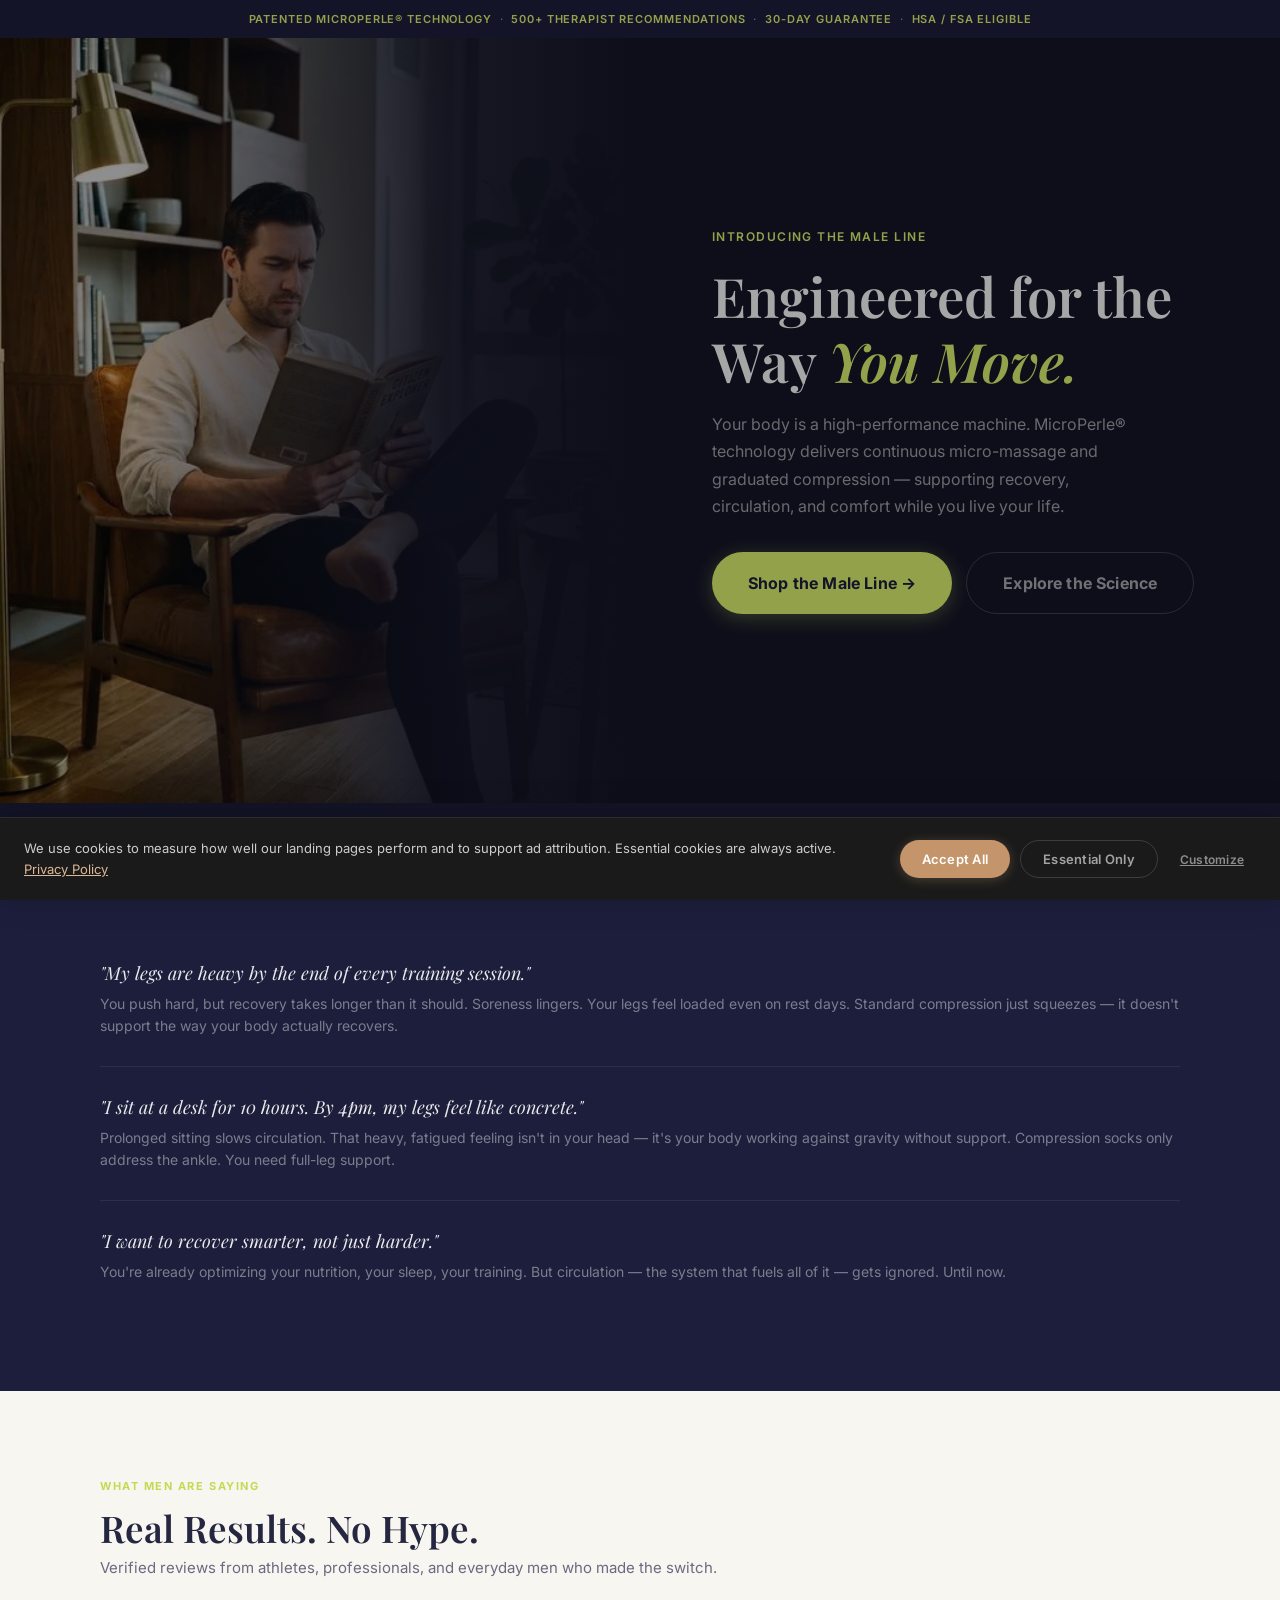
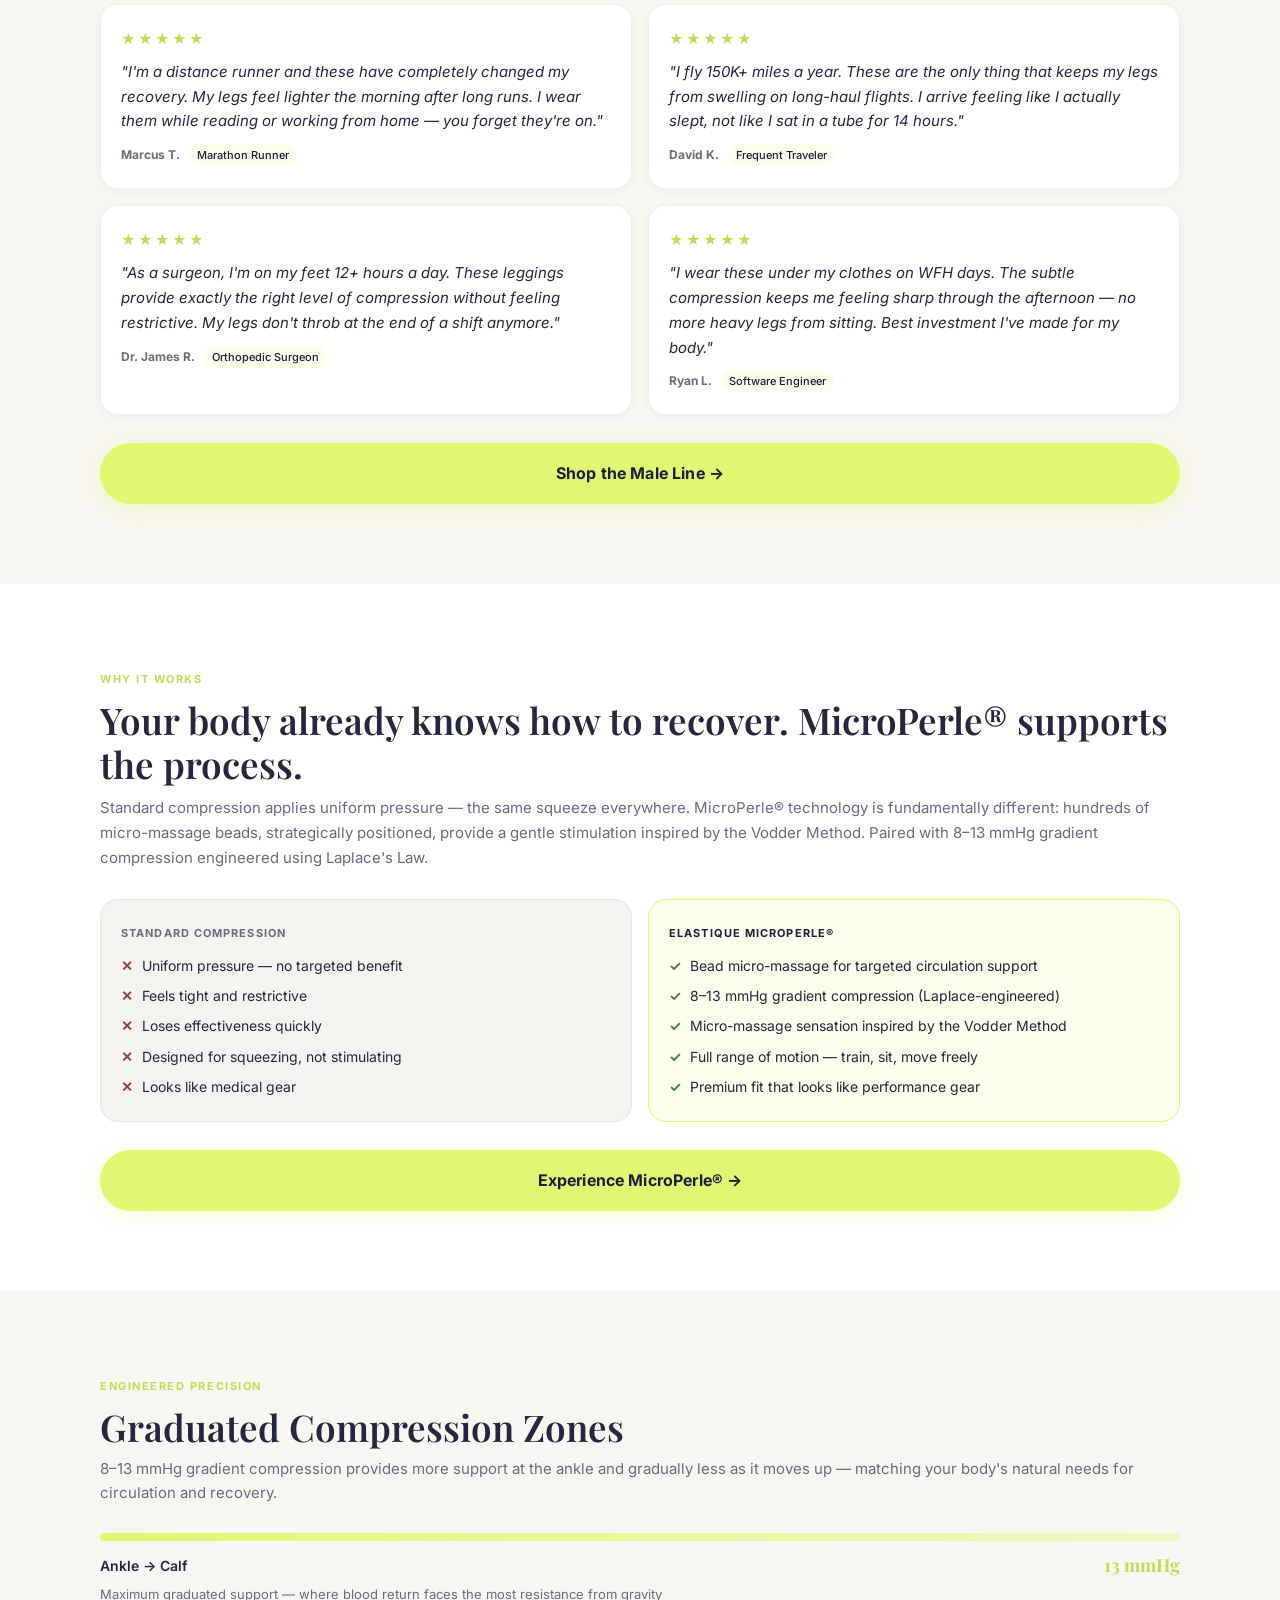
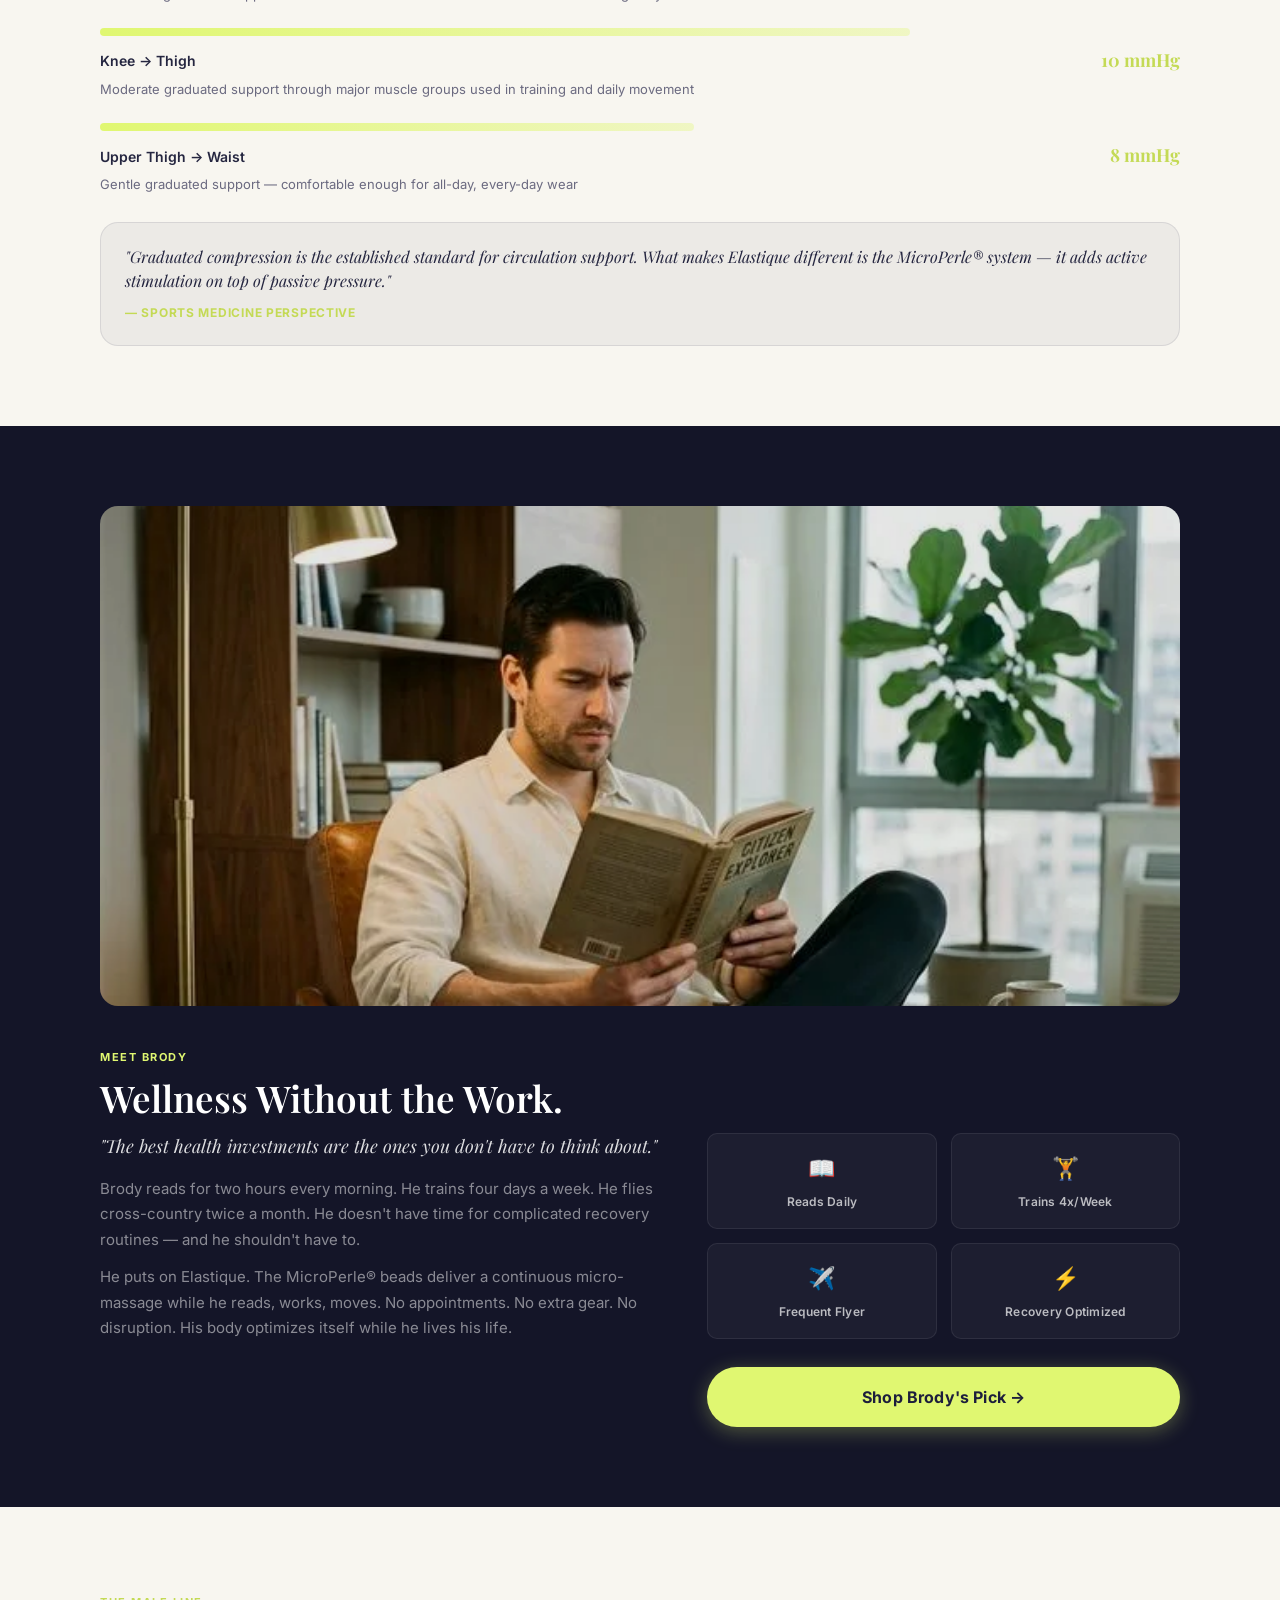
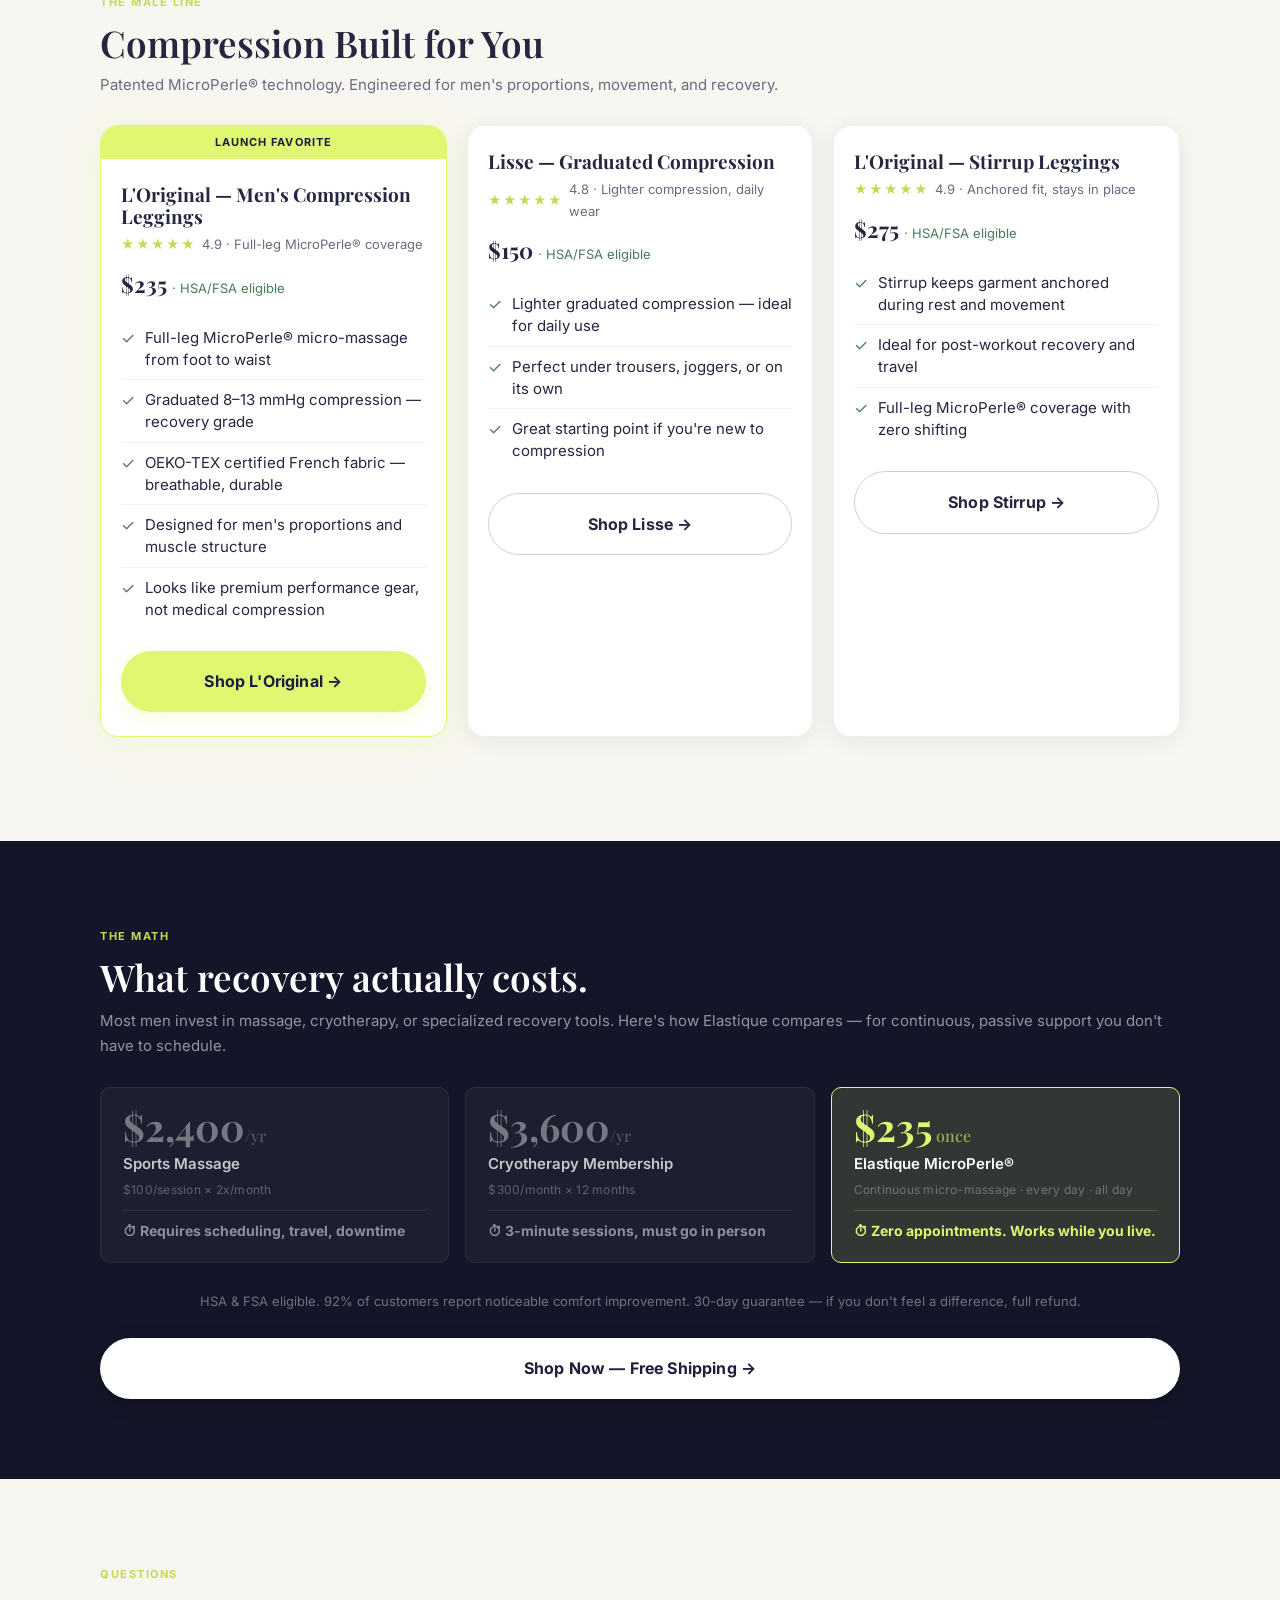
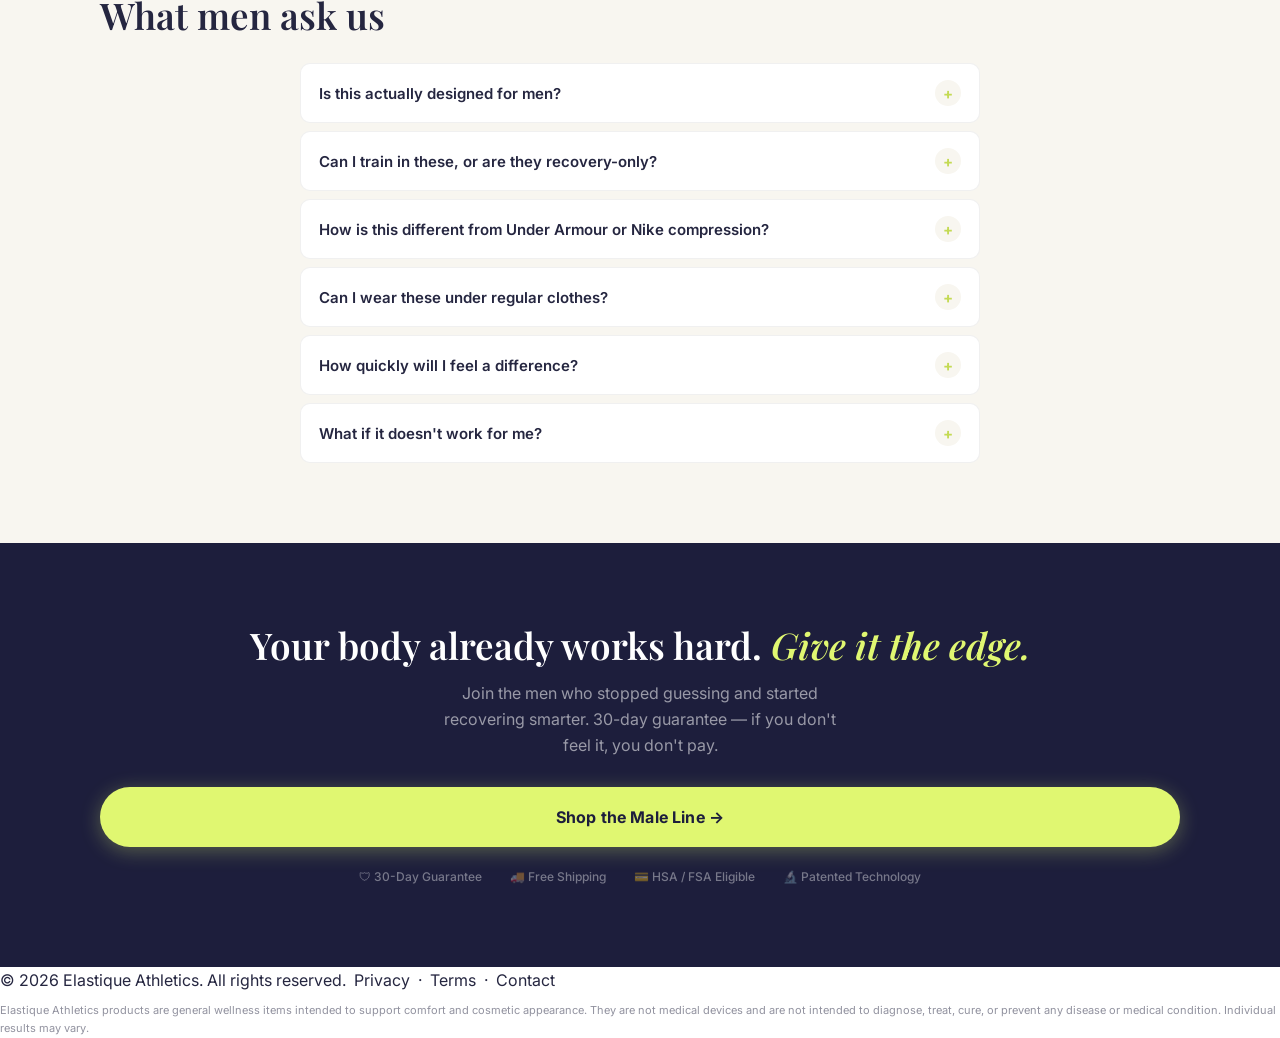
<file: male-line/index.html>
<!DOCTYPE html>
<html lang="en">
<head>
  <meta charset="UTF-8">
  <meta name="viewport" content="width=device-width, initial-scale=1.0">
  <title>Elastique for Men — Wearable Wellness Engineered for You | MicroPerle® Technology</title>
  <meta name="description" content="Introducing Elastique's male line. Patented MicroPerle® compression technology engineered for recovery, performance, and all-day comfort. Science you can wear.">
  <meta name="keywords" content="men's compression leggings, MicroPerle technology, male wellness, recovery compression, gradient compression men">
  <link rel="canonical" href="https://elastiqueathletics.com/male-line">

  <!-- Open Graph / Facebook -->
  <meta property="og:type" content="website">
  <meta property="og:url" content="https://elastiqueathletics.com/male-line">
  <meta property="og:title" content="Elastique for Men — Wearable Wellness Engineered for You">
  <meta property="og:description" content="Patented MicroPerle® compression technology for recovery, performance, and everyday comfort. The male line is here.">
  <meta property="og:image" content="https://www.elastiqueathletics.com/cdn/shop/files/Logo_Final_Black_200x.png">

  <!-- Twitter -->
  <meta property="twitter:card" content="summary_large_image">
  <meta property="twitter:url" content="https://elastiqueathletics.com/male-line">
  <meta property="twitter:title" content="Elastique for Men — Engineered Wellness Compression">
  <meta property="twitter:description" content="MicroPerle® technology meets the male body. Recovery, circulation, performance — passively, while you live your life.">

  <!-- AI/GEO Structured Data -->
  <script type="application/ld+json">
  {
    "@context": "https://schema.org",
    "@type": "Product",
    "name": "Elastique Men's Compression Collection",
    "image": "https://www.elastiqueathletics.com/cdn/shop/files/Logo_Final_Black_200x.png",
    "description": "Premium men's wellness compression featuring patented MicroPerle® technology and gradient compression for recovery, performance, and all-day comfort.",
    "brand": {
      "@type": "Brand",
      "name": "Elastique"
    },
    "offers": {
      "@type": "AggregateOffer",
      "priceCurrency": "USD",
      "lowPrice": "150",
      "highPrice": "285",
      "availability": "https://schema.org/PreOrder"
    }
  }
  </script>
  <script type="application/ld+json">
  {
    "@context": "https://schema.org",
    "@type": "FAQPage",
    "mainEntity": [{
      "@type": "Question",
      "name": "Is Elastique designed for men?",
      "acceptedAnswer": {
        "@type": "Answer",
        "text": "Absolutely. The male line is engineered with men's proportions, muscle structure, and activity patterns in mind. Same patented MicroPerle® technology, tailored for the male body."
      }
    }, {
      "@type": "Question",
      "name": "Can I wear these during workouts?",
      "acceptedAnswer": {
        "@type": "Answer",
        "text": "Yes. Many athletes wear Elastique during training for circulation support, and after training for accelerated recovery. The MicroPerle® beads provide a gentle micro-massage sensation during any movement."
      }
    }]
  }
  </script>

  <link rel="preconnect" href="https://fonts.googleapis.com">
  <link rel="preconnect" href="https://fonts.gstatic.com" crossorigin>
  <link href="https://fonts.googleapis.com/css2?family=Inter:wght@400;500;600;700&family=Playfair+Display:ital,wght@0,500;0,600;0,700;1,500&display=swap" rel="stylesheet">
  <link rel="stylesheet" href="male-line.css">
</head>
<body>

<!-- ============================================
     TRUST BAR
     ============================================ -->
<div class="trust-bar">
  <p>
    <span>Patented MicroPerle® Technology</span>
    &nbsp;·&nbsp;
    <span>500+ Therapist Recommendations</span>
    &nbsp;·&nbsp;
    <span>30-Day Guarantee</span>
    &nbsp;·&nbsp;
    <span>HSA / FSA Eligible</span>
  </p>
</div>

<!-- ============================================
     HERO
     ============================================ -->
<section class="hero" id="hero">
  <div class="hero__img-wrap">
    <img
      src="assets/brody-hero.webp"
      alt="Man in compression leggings reading a book in a leather armchair, warm natural lighting, walnut bookshelf in background"
      class="hero__img"
      width="800"
      height="800"
      loading="eager"
    >
    <div class="hero__overlay"></div>
  </div>
  <div class="hero__content">
    <span class="hero__eyebrow">Introducing the Male Line</span>
    <h1>Engineered for the Way <em>You Move.</em></h1>
    <p class="hero__sub">
      Your body is a high-performance machine. MicroPerle® technology delivers continuous micro-massage and graduated compression — supporting recovery, circulation, and comfort while you live your life.
    </p>
    <div class="hero__ctas">
      <a href="#shop" class="btn btn--primary" data-cta="hero-primary">Shop the Male Line →</a>
      <a href="#science" class="btn btn--ghost" data-cta="hero-science">Explore the Science</a>
    </div>
  </div>
</section>

<!-- ============================================
     IDENTITY MIRROR
     ============================================ -->
<section class="section mirror" id="mirror">
  <div class="inner fade-up">
    <p class="mirror__intro">Sound familiar?</p>

    <div class="mirror__item">
      <p class="mirror__lead">"My legs are heavy by the end of every training session."</p>
      <p class="mirror__detail">You push hard, but recovery takes longer than it should. Soreness lingers. Your legs feel loaded even on rest days. Standard compression just squeezes — it doesn't support the way your body actually recovers.</p>
    </div>

    <div class="mirror__item">
      <p class="mirror__lead">"I sit at a desk for 10 hours. By 4pm, my legs feel like concrete."</p>
      <p class="mirror__detail">Prolonged sitting slows circulation. That heavy, fatigued feeling isn't in your head — it's your body working against gravity without support. Compression socks only address the ankle. You need full-leg support.</p>
    </div>

    <div class="mirror__item">
      <p class="mirror__lead">"I want to recover smarter, not just harder."</p>
      <p class="mirror__detail">You're already optimizing your nutrition, your sleep, your training. But circulation — the system that fuels all of it — gets ignored. Until now.</p>
    </div>
  </div>
</section>

<!-- ============================================
     SOCIAL PROOF
     ============================================ -->
<section class="section section--alt proof-wall" id="proof">
  <div class="inner fade-up">
    <div class="section-header">
      <span class="label">What Men Are Saying</span>
      <h2>Real Results. No Hype.</h2>
      <p class="sh-sub">Verified reviews from athletes, professionals, and everyday men who made the switch.</p>
    </div>

    <div class="review-stack">
      <div class="review-card">
        <div class="review-card__stars">★★★★★</div>
        <p class="review-card__quote">"I'm a distance runner and these have completely changed my recovery. My legs feel lighter the morning after long runs. I wear them while reading or working from home — you forget they're on."</p>
        <p class="review-card__author">Marcus T. <span class="review-card__tag">Marathon Runner</span></p>
      </div>

      <div class="review-card">
        <div class="review-card__stars">★★★★★</div>
        <p class="review-card__quote">"I fly 150K+ miles a year. These are the only thing that keeps my legs from swelling on long-haul flights. I arrive feeling like I actually slept, not like I sat in a tube for 14 hours."</p>
        <p class="review-card__author">David K. <span class="review-card__tag">Frequent Traveler</span></p>
      </div>

      <div class="review-card">
        <div class="review-card__stars">★★★★★</div>
        <p class="review-card__quote">"As a surgeon, I'm on my feet 12+ hours a day. These leggings provide exactly the right level of compression without feeling restrictive. My legs don't throb at the end of a shift anymore."</p>
        <p class="review-card__author">Dr. James R. <span class="review-card__tag">Orthopedic Surgeon</span></p>
      </div>

      <div class="review-card">
        <div class="review-card__stars">★★★★★</div>
        <p class="review-card__quote">"I wear these under my clothes on WFH days. The subtle compression keeps me feeling sharp through the afternoon — no more heavy legs from sitting. Best investment I've made for my body."</p>
        <p class="review-card__author">Ryan L. <span class="review-card__tag">Software Engineer</span></p>
      </div>
    </div>

    <a href="#shop" class="btn btn--primary" data-cta="proof-cta">Shop the Male Line →</a>
  </div>
</section>

<!-- ============================================
     THE SCIENCE
     ============================================ -->
<section class="section science" id="science">
  <div class="inner fade-up">
    <span class="label">Why It Works</span>
    <h2>Your body already knows how to recover. MicroPerle® supports the process.</h2>
    <p class="science__intro">
      Standard compression applies uniform pressure — the same squeeze everywhere. MicroPerle® technology is fundamentally different: hundreds of micro-massage beads, strategically positioned, provide a gentle stimulation inspired by the Vodder Method. Paired with 8–13 mmHg gradient compression engineered using Laplace's Law.
    </p>

    <div class="before-after">
      <div class="ba-col ba-col--before">
        <p class="ba-label">Standard Compression</p>
        <ul class="ba-list">
          <li><span class="ba-x">✕</span> Uniform pressure — no targeted benefit</li>
          <li><span class="ba-x">✕</span> Feels tight and restrictive</li>
          <li><span class="ba-x">✕</span> Loses effectiveness quickly</li>
          <li><span class="ba-x">✕</span> Designed for squeezing, not stimulating</li>
          <li><span class="ba-x">✕</span> Looks like medical gear</li>
        </ul>
      </div>
      <div class="ba-col ba-col--after">
        <p class="ba-label">Elastique MicroPerle®</p>
        <ul class="ba-list">
          <li><span class="ba-check">✓</span> Bead micro-massage for targeted circulation support</li>
          <li><span class="ba-check">✓</span> 8–13 mmHg gradient compression (Laplace-engineered)</li>
          <li><span class="ba-check">✓</span> Micro-massage sensation inspired by the Vodder Method</li>
          <li><span class="ba-check">✓</span> Full range of motion — train, sit, move freely</li>
          <li><span class="ba-check">✓</span> Premium fit that looks like performance gear</li>
        </ul>
      </div>
    </div>

    <a href="#shop" class="btn btn--primary" data-cta="science-cta">Experience MicroPerle® →</a>
  </div>
</section>

<!-- ============================================
     COMPRESSION ZONES
     ============================================ -->
<section class="section zones" id="zones">
  <div class="inner fade-up">
    <span class="label">Engineered Precision</span>
    <h2>Graduated Compression Zones</h2>
    <p class="zones__intro">8–13 mmHg gradient compression provides more support at the ankle and gradually less as it moves up — matching your body's natural needs for circulation and recovery.</p>

    <div class="zone-bars">
      <div class="zone-bar">
        <div class="zone-bar__fill" style="width: 100%;"></div>
        <div class="zone-bar__info">
          <span class="zone-bar__label">Ankle → Calf</span>
          <span class="zone-bar__mmhg">13 mmHg</span>
        </div>
        <p class="zone-bar__desc">Maximum graduated support — where blood return faces the most resistance from gravity</p>
      </div>
      <div class="zone-bar">
        <div class="zone-bar__fill" style="width: 75%;"></div>
        <div class="zone-bar__info">
          <span class="zone-bar__label">Knee → Thigh</span>
          <span class="zone-bar__mmhg">10 mmHg</span>
        </div>
        <p class="zone-bar__desc">Moderate graduated support through major muscle groups used in training and daily movement</p>
      </div>
      <div class="zone-bar">
        <div class="zone-bar__fill" style="width: 55%;"></div>
        <div class="zone-bar__info">
          <span class="zone-bar__label">Upper Thigh → Waist</span>
          <span class="zone-bar__mmhg">8 mmHg</span>
        </div>
        <p class="zone-bar__desc">Gentle graduated support — comfortable enough for all-day, every-day wear</p>
      </div>
    </div>

    <div class="zone-expert">
      <p class="zone-expert__quote">"Graduated compression is the established standard for circulation support. What makes Elastique different is the MicroPerle® system — it adds active stimulation on top of passive pressure."</p>
      <p class="zone-expert__source">— Sports medicine perspective</p>
    </div>
  </div>
</section>

<!-- ============================================
     MEET BRODY
     ============================================ -->
<section class="section brody" id="brody">
  <div class="inner fade-up">
    <div class="brody__img-wrap">
      <img
        src="assets/brody-hero.webp"
        alt="Man reading a book while wearing Elastique compression leggings, relaxed in a midcentury leather chair"
        class="brody__img"
        loading="lazy"
      >
    </div>

    <span class="label">Meet Brody</span>
    <h2>Wellness Without the Work.</h2>

    <div class="brody__layout">
      <div>
        <p class="brody__lead">"The best health investments are the ones you don't have to think about."</p>
        <p class="brody__text">
          Brody reads for two hours every morning. He trains four days a week. He flies cross-country twice a month. He doesn't have time for complicated recovery routines — and he shouldn't have to.
        </p>
        <p class="brody__text">
          He puts on Elastique. The MicroPerle® beads deliver a continuous micro-massage while he reads, works, moves. No appointments. No extra gear. No disruption. His body optimizes itself while he lives his life.
        </p>
      </div>
      <div>
        <div class="brody__traits">
          <div class="brody__trait">
            <div class="brody__trait-icon">📖</div>
            <div class="brody__trait-label">Reads Daily</div>
          </div>
          <div class="brody__trait">
            <div class="brody__trait-icon">🏋️</div>
            <div class="brody__trait-label">Trains 4x/Week</div>
          </div>
          <div class="brody__trait">
            <div class="brody__trait-icon">✈️</div>
            <div class="brody__trait-label">Frequent Flyer</div>
          </div>
          <div class="brody__trait">
            <div class="brody__trait-icon">⚡</div>
            <div class="brody__trait-label">Recovery Optimized</div>
          </div>
        </div>
        <a href="#shop" class="btn btn--primary" data-cta="brody-cta">Shop Brody's Pick →</a>
      </div>
    </div>
  </div>
</section>

<!-- ============================================
     PRODUCT COLLECTION
     ============================================ -->
<section class="section section--alt products" id="shop">
  <div class="inner fade-up">
    <span class="label">The Male Line</span>
    <h2>Compression Built for You</h2>
    <p class="products__sub">Patented MicroPerle® technology. Engineered for men's proportions, movement, and recovery.</p>

    <div class="product-grid">

      <div class="product-card product-card--featured">
        <div class="product-card__badge">Launch Favorite</div>
        <div class="product-card__body">
          <h3 class="product-card__name">L'Original — Men's Compression Leggings</h3>
          <div class="product-card__rating">
            <span class="stars">★★★★★</span>
            <span>4.9 · Full-leg MicroPerle® coverage</span>
          </div>
          <p class="product-card__price">$235 <span class="product-card__price-note">· HSA/FSA eligible</span></p>
          <ul class="benefits">
            <li><span class="check">✓</span> Full-leg MicroPerle® micro-massage from foot to waist</li>
            <li><span class="check">✓</span> Graduated 8–13 mmHg compression — recovery grade</li>
            <li><span class="check">✓</span> OEKO-TEX certified French fabric — breathable, durable</li>
            <li><span class="check">✓</span> Designed for men's proportions and muscle structure</li>
            <li><span class="check">✓</span> Looks like premium performance gear, not medical compression</li>
          </ul>
          <a href="https://www.elastiqueathletics.com/collections/mens" class="btn btn--primary" data-cta="product-classic" target="_blank" rel="noopener">Shop L'Original →</a>
        </div>
      </div>

      <div class="product-card">
        <div class="product-card__body">
          <h3 class="product-card__name">Lisse — Graduated Compression</h3>
          <div class="product-card__rating">
            <span class="stars">★★★★★</span>
            <span>4.8 · Lighter compression, daily wear</span>
          </div>
          <p class="product-card__price">$150 <span class="product-card__price-note">· HSA/FSA eligible</span></p>
          <ul class="benefits">
            <li><span class="check">✓</span> Lighter graduated compression — ideal for daily use</li>
            <li><span class="check">✓</span> Perfect under trousers, joggers, or on its own</li>
            <li><span class="check">✓</span> Great starting point if you're new to compression</li>
          </ul>
          <a href="https://www.elastiqueathletics.com/collections/mens" class="btn btn--outline" data-cta="product-lisse" target="_blank" rel="noopener">Shop Lisse →</a>
        </div>
      </div>

      <div class="product-card">
        <div class="product-card__body">
          <h3 class="product-card__name">L'Original — Stirrup Leggings</h3>
          <div class="product-card__rating">
            <span class="stars">★★★★★</span>
            <span>4.9 · Anchored fit, stays in place</span>
          </div>
          <p class="product-card__price">$275 <span class="product-card__price-note">· HSA/FSA eligible</span></p>
          <ul class="benefits">
            <li><span class="check">✓</span> Stirrup keeps garment anchored during rest and movement</li>
            <li><span class="check">✓</span> Ideal for post-workout recovery and travel</li>
            <li><span class="check">✓</span> Full-leg MicroPerle® coverage with zero shifting</li>
          </ul>
          <a href="https://www.elastiqueathletics.com/collections/mens" class="btn btn--outline" data-cta="product-stirrup" target="_blank" rel="noopener">Shop Stirrup →</a>
        </div>
      </div>

    </div>
  </div>
</section>

<!-- ============================================
     PRICE ANCHOR
     ============================================ -->
<section class="section anchor" id="value">
  <div class="inner fade-up">
    <span class="label">The Math</span>
    <h2>What recovery actually costs.</h2>
    <p class="anchor__intro">
      Most men invest in massage, cryotherapy, or specialized recovery tools. Here's how Elastique compares — for continuous, passive support you don't have to schedule.
    </p>

    <div class="anchor-compare">
      <div class="anchor-row">
        <div class="anchor-row__price">$2,400<span>/yr</span></div>
        <div class="anchor-row__label">Sports Massage</div>
        <div class="anchor-row__math">$100/session × 2x/month</div>
        <div class="anchor-row__time">⏱ Requires scheduling, travel, downtime</div>
      </div>
      <div class="anchor-row">
        <div class="anchor-row__price">$3,600<span>/yr</span></div>
        <div class="anchor-row__label">Cryotherapy Membership</div>
        <div class="anchor-row__math">$300/month × 12 months</div>
        <div class="anchor-row__time">⏱ 3-minute sessions, must go in person</div>
      </div>
      <div class="anchor-row anchor-row--highlight">
        <div class="anchor-row__price">$235<span> once</span></div>
        <div class="anchor-row__label">Elastique MicroPerle®</div>
        <div class="anchor-row__math">Continuous micro-massage · every day · all day</div>
        <div class="anchor-row__time anchor-row__time--free">⏱ Zero appointments. Works while you live.</div>
      </div>
    </div>

    <p class="anchor-note">HSA & FSA eligible. 92% of customers report noticeable comfort improvement. 30-day guarantee — if you don't feel a difference, full refund.</p>

    <br>
    <a href="#shop" class="btn btn--dark" data-cta="anchor-cta">Shop Now — Free Shipping →</a>
  </div>
</section>

<!-- ============================================
     FAQ
     ============================================ -->
<section class="section section--alt" id="faq">
  <div class="inner fade-up">
    <span class="label">Questions</span>
    <h2>What men ask us</h2>

    <br>
    <div class="faq-list">
      <div class="faq-item">
        <button class="faq-q">
          <span>Is this actually designed for men?</span>
          <span class="faq-icon">+</span>
        </button>
        <div class="faq-a">
          <div class="faq-a__inner">Absolutely. The male line is engineered with men's proportions, muscle structure, and activity patterns in mind. The fit accounts for longer inseams, broader thigh circumferences, and the specific compression needs of male anatomy. Same patented MicroPerle® technology — tailored for you.</div>
        </div>
      </div>

      <div class="faq-item">
        <button class="faq-q">
          <span>Can I train in these, or are they recovery-only?</span>
          <span class="faq-icon">+</span>
        </button>
        <div class="faq-a">
          <div class="faq-a__inner">Both. Many athletes wear Elastique during training for circulation support and during rest for accelerated recovery. The fabric is engineered for full range of motion — squats, deadlifts, running, all of it. The MicroPerle® beads provide a gentle micro-massage sensation during any movement, and the graduated compression supports venous return while you're active.</div>
        </div>
      </div>

      <div class="faq-item">
        <button class="faq-q">
          <span>How is this different from Under Armour or Nike compression?</span>
          <span class="faq-icon">+</span>
        </button>
        <div class="faq-a">
          <div class="faq-a__inner">Standard athletic compression applies uniform squeeze — the same pressure everywhere, with no targeted benefit. Elastique is fundamentally different: MicroPerle® beads provide active micro-stimulation (inspired by the Vodder Method), and our 8–13 mmHg gradient compression is engineered using Laplace's Law for precise pressure distribution. It's wearable science, not just tight fabric.</div>
        </div>
      </div>

      <div class="faq-item">
        <button class="faq-q">
          <span>Can I wear these under regular clothes?</span>
          <span class="faq-icon">+</span>
        </button>
        <div class="faq-a">
          <div class="faq-a__inner">Yes — and most men do. The leggings sit flat under trousers, joggers, or jeans. No bunching, no visible lines. Many of our customers wear them under office clothes, on flights, or around the house. Nobody will know you're wearing compression unless you tell them.</div>
        </div>
      </div>

      <div class="faq-item">
        <button class="faq-q">
          <span>How quickly will I feel a difference?</span>
          <span class="faq-icon">+</span>
        </button>
        <div class="faq-a">
          <div class="faq-a__inner">Most men notice reduced leg heaviness on the first wear — especially if you're on your feet or sitting for extended periods. For workout recovery, the effect is often immediate: less soreness the following day. For ongoing benefits, most customers report significant improvement within 5–7 days of consistent wear.</div>
        </div>
      </div>

      <div class="faq-item">
        <button class="faq-q">
          <span>What if it doesn't work for me?</span>
          <span class="faq-icon">+</span>
        </button>
        <div class="faq-a">
          <div class="faq-a__inner">Every pair is backed by our 30-day satisfaction guarantee. If you don't notice a real, measurable difference in comfort and recovery, return them for a full refund. No questions, no hassle. We offer this confidently because 92% of customers don't return them.</div>
        </div>
      </div>
    </div>
  </div>
</section>

<!-- ============================================
     FINAL CTA
     ============================================ -->
<section class="section final" id="final">
  <div class="inner fade-up">
    <h2>Your body already works hard. <em>Give it the edge.</em></h2>
    <p class="final__sub">
      Join the men who stopped guessing and started recovering smarter. 30-day guarantee — if you don't feel it, you don't pay.
    </p>
    <a href="#shop" class="btn btn--primary" style="min-width: 280px;" data-cta="final-cta">Shop the Male Line →</a>
    <div class="final__guarantee">
      <span>🛡 30-Day Guarantee</span>
      <span>🚚 Free Shipping</span>
      <span>💳 HSA / FSA Eligible</span>
      <span>🔬 Patented Technology</span>
    </div>
  </div>
</section>

<!-- FOOTER -->
<footer>
  <p>© 2026 Elastique Athletics. All rights reserved. &nbsp;<a href="https://www.elastiqueathletics.com/policies/privacy-policy">Privacy</a> &nbsp;·&nbsp; <a href="https://www.elastiqueathletics.com/policies/terms-of-service">Terms</a> &nbsp;·&nbsp; <a href="https://www.elastiqueathletics.com/pages/contact">Contact</a></p>
  <p style="margin-top: 8px; font-size: 11px; opacity: 0.5;">Elastique Athletics products are general wellness items intended to support comfort and cosmetic appearance. They are not medical devices and are not intended to diagnose, treat, cure, or prevent any disease or medical condition. Individual results may vary.</p>
</footer>

<script src="male-line.js"></script>
<script src="../tracking/consent-banner.js"></script>
</body>
</html>
</file>
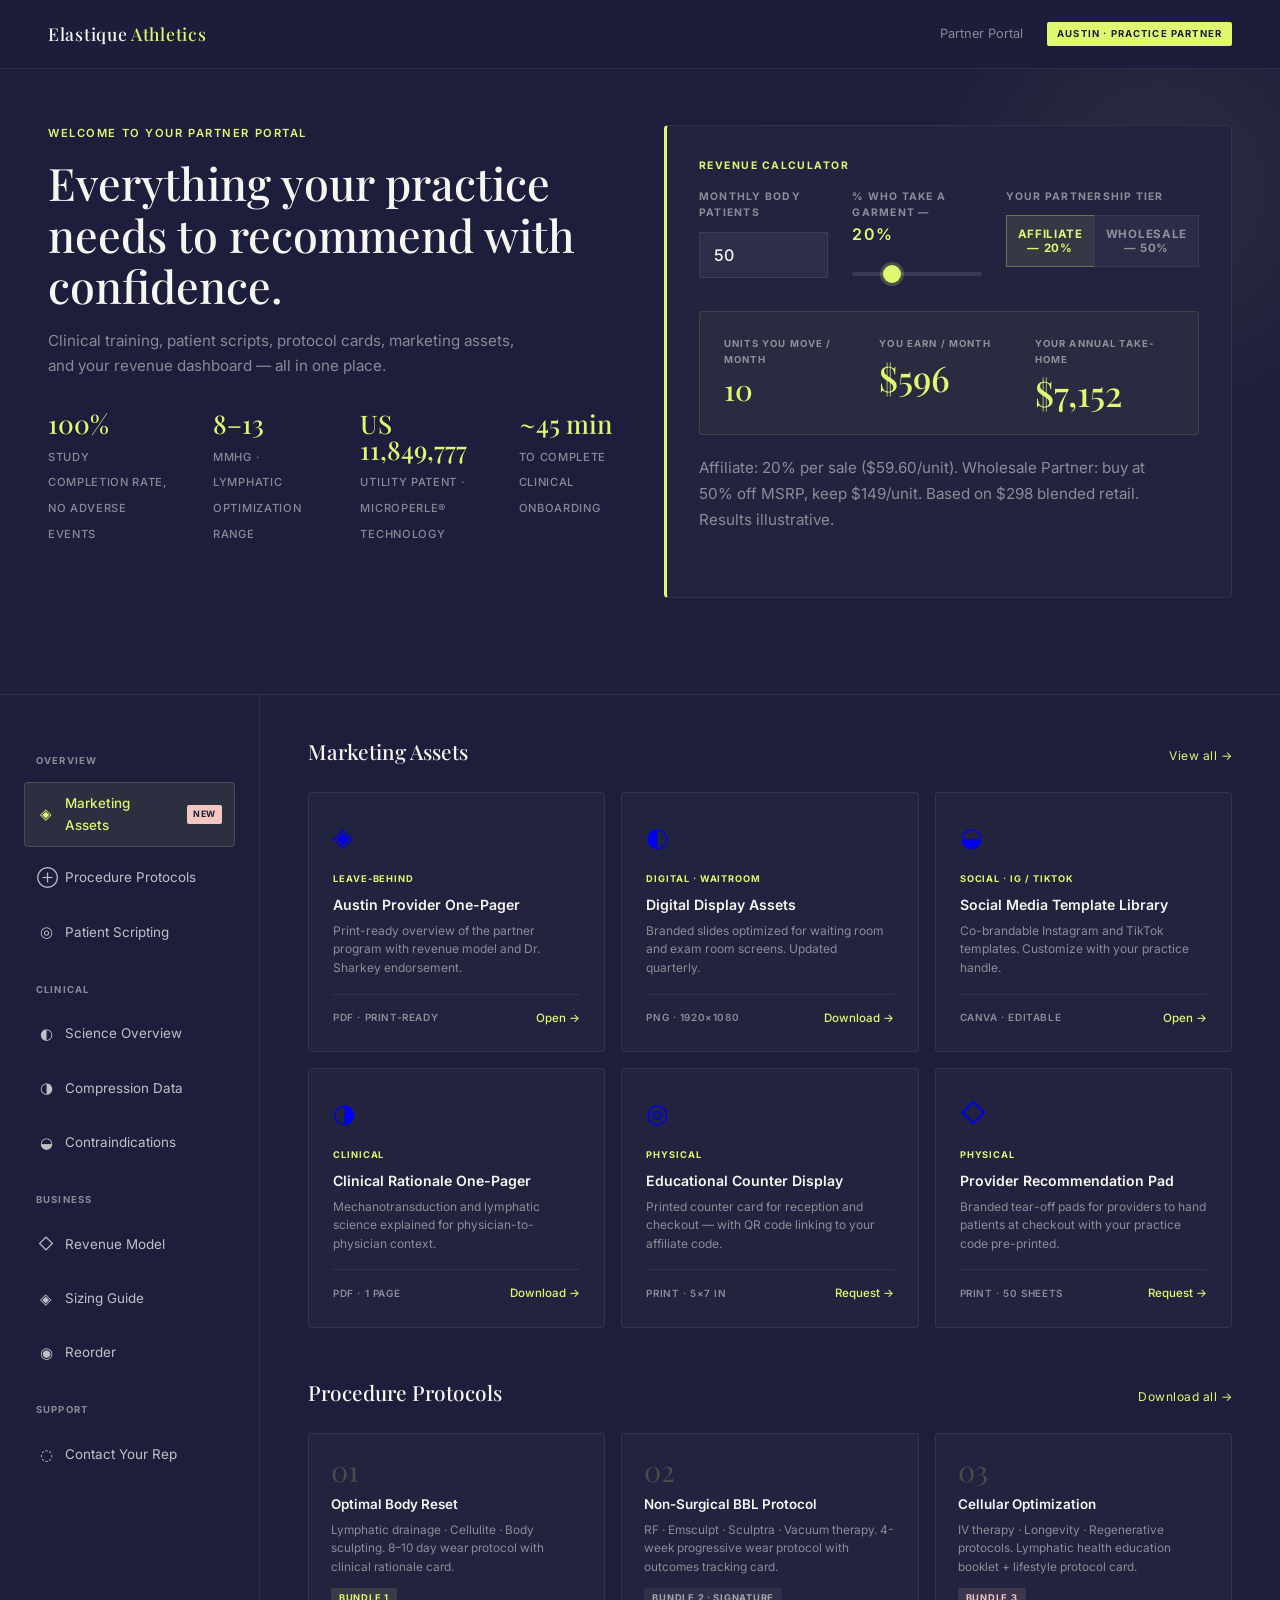
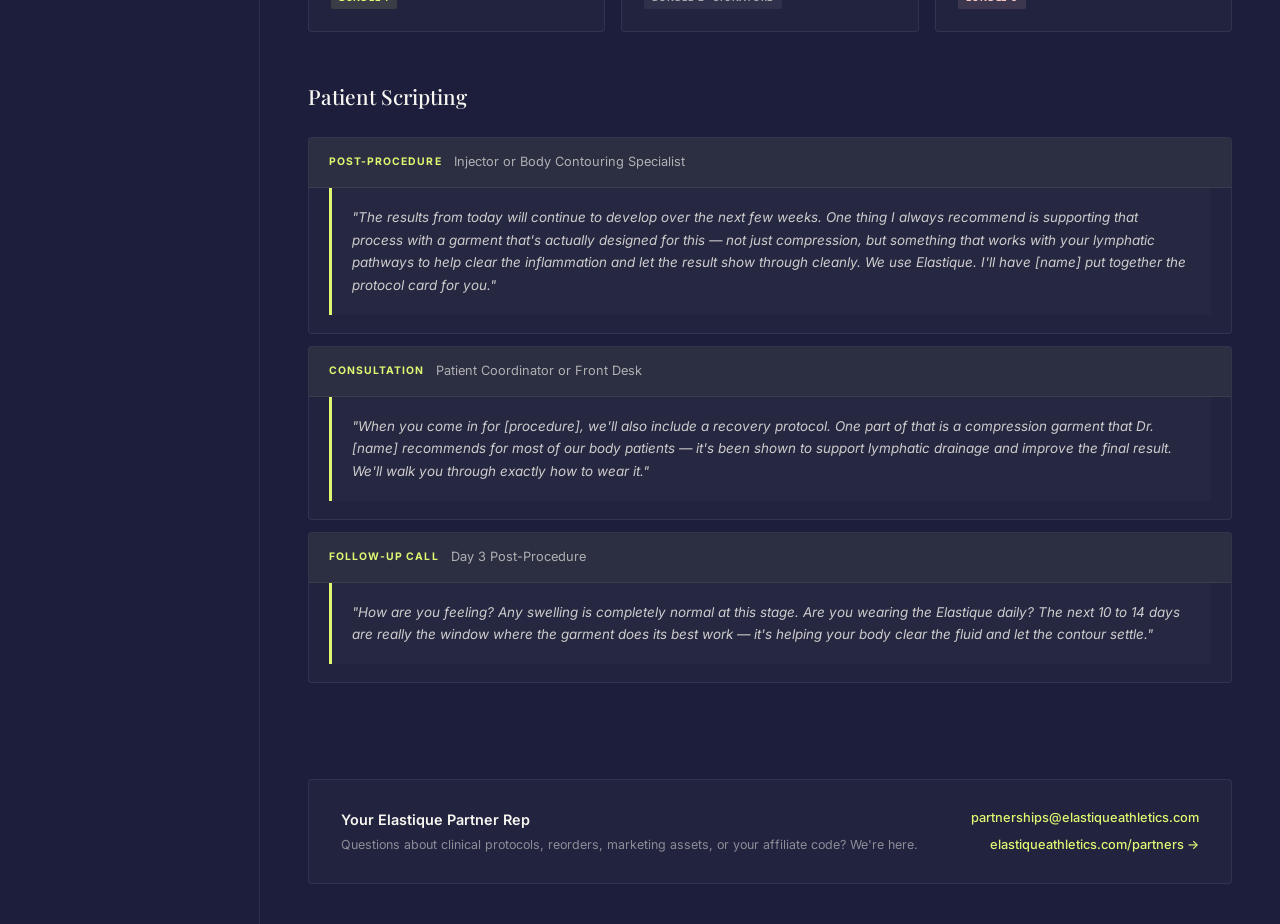
<file: partner-portal/index.html>
<!DOCTYPE html>
<html lang="en">
<head>
  <meta charset="UTF-8">
  <meta name="viewport" content="width=device-width, initial-scale=1.0">
  <title>Partner Portal | Elastique Athletics</title>
  <meta name="description" content="Your Elastique Partner Portal — clinical protocols, marketing assets, patient scripting, and revenue tools for Practice Partners and Affiliates.">
  <link rel="preconnect" href="https://fonts.googleapis.com">
  <link href="https://fonts.googleapis.com/css2?family=Inter:wght@300;400;500;600;700&family=Playfair+Display:ital,wght@0,400;0,500;0,600;1,400&display=swap" rel="stylesheet">
  <style>
    :root {
      --chartreuse: #E0F771;
      --chartreuse-dark: #c8dc5a;
      --midnight: #1D1E3C;
      --midnight-light: #2a2b4a;
      --midnight-card: #22233f;
      --cream: #F8F6F0;
      --blush: #F4C7C3;
      --text-muted: rgba(248,246,240,0.5);
      --text-primary: #1D1E3C;
      --text-light: #F8F6F0;
      --border: rgba(255,255,255,0.07);
    }

    * { margin: 0; padding: 0; box-sizing: border-box; }

    body {
      font-family: 'Inter', sans-serif;
      font-weight: 400;
      line-height: 1.6;
      background: var(--midnight);
      color: var(--cream);
      min-height: 100vh;
    }

    /* ── SCROLL REVEAL ── */
    .reveal {
      opacity: 0;
      transform: translateY(24px);
      transition: opacity 0.7s ease, transform 0.7s ease;
    }
    .reveal.active {
      opacity: 1;
      transform: translateY(0);
    }

    /* ── TOP NAV ── */
    .nav {
      display: flex;
      align-items: center;
      justify-content: space-between;
      padding: 20px 48px;
      border-bottom: 1px solid var(--border);
      position: sticky;
      top: 0;
      background: rgba(29,30,60,0.95);
      backdrop-filter: blur(12px);
      z-index: 50;
    }

    .nav-brand {
      font-family: 'Playfair Display', serif;
      font-size: 1.1rem;
      font-weight: 500;
      color: var(--cream);
      letter-spacing: 0.04em;
    }

    .nav-brand span { color: var(--chartreuse); }

    .nav-badge {
      font-size: 0.6rem;
      font-weight: 700;
      letter-spacing: 0.12em;
      text-transform: uppercase;
      color: var(--midnight);
      background: var(--chartreuse);
      padding: 4px 10px;
      border-radius: 2px;
    }

    .nav-right {
      display: flex;
      align-items: center;
      gap: 24px;
    }

    .nav-partner-name {
      font-size: 0.8rem;
      color: var(--text-muted);
    }

    /* ── HERO ── */
    .hero {
      padding: 56px 48px 48px;
      border-bottom: 1px solid var(--border);
      position: relative;
      overflow: hidden;
      display: grid;
      grid-template-columns: 1fr 1fr;
      gap: 48px;
      align-items: start;
    }

    .hero-left { position: relative; z-index: 1; }
    .hero-right { position: relative; z-index: 1; }

    .hero::before {
      content: '';
      position: absolute;
      top: -120px; right: -120px;
      width: 480px; height: 480px;
      background: radial-gradient(circle, rgba(224,247,113,0.08) 0%, transparent 70%);
      pointer-events: none;
    }

    .hero-eyebrow {
      font-size: 0.7rem;
      font-weight: 600;
      letter-spacing: 0.14em;
      text-transform: uppercase;
      color: var(--chartreuse);
      margin-bottom: 14px;
    }

    .hero h1 {
      font-family: 'Playfair Display', serif;
      font-size: 2.8rem;
      font-weight: 500;
      line-height: 1.15;
      max-width: 560px;
      margin-bottom: 16px;
    }

    .hero p {
      font-size: 0.95rem;
      line-height: 1.7;
      color: var(--text-muted);
      max-width: 480px;
      margin-bottom: 32px;
    }

    /* Quick stats strip */
    .hero-stats {
      display: flex;
      gap: 40px;
    }

    .hero-stat strong {
      display: block;
      font-family: 'Playfair Display', serif;
      font-size: 1.6rem;
      font-weight: 500;
      color: var(--chartreuse);
      line-height: 1;
      margin-bottom: 6px;
    }

    .hero-stat span {
      font-size: 0.7rem;
      font-weight: 500;
      letter-spacing: 0.06em;
      text-transform: uppercase;
      color: var(--text-muted);
    }

    /* ── MAIN GRID ── */
    .main {
      display: grid;
      grid-template-columns: 260px 1fr;
      min-height: calc(100vh - 180px);
    }

    /* ── SIDEBAR ── */
    .sidebar {
      padding: 40px 24px;
      border-right: 1px solid var(--border);
      display: flex;
      flex-direction: column;
      gap: 8px;
    }

    .sidebar-section {
      font-size: 0.6rem;
      font-weight: 700;
      letter-spacing: 0.12em;
      text-transform: uppercase;
      color: var(--text-muted);
      padding: 6px 12px;
      margin-top: 12px;
    }

    .sidebar-link {
      display: flex;
      align-items: center;
      gap: 10px;
      padding: 10px 12px;
      border-radius: 4px;
      font-size: 0.84rem;
      color: rgba(248,246,240,0.75);
      cursor: pointer;
      transition: all 0.2s ease;
      text-decoration: none;
      border: 1px solid transparent;
    }

    .sidebar-link:hover {
      background: rgba(224,247,113,0.06);
      color: var(--cream);
      border-color: rgba(224,247,113,0.12);
    }

    .sidebar-link.active {
      background: rgba(224,247,113,0.08);
      color: var(--chartreuse);
      border-color: rgba(224,247,113,0.15);
      font-weight: 500;
    }

    .sidebar-icon { font-size: 0.95rem; width: 18px; text-align: center; }

    .sidebar-new {
      font-size: 0.55rem;
      font-weight: 700;
      letter-spacing: 0.08em;
      text-transform: uppercase;
      background: var(--blush);
      color: var(--midnight);
      padding: 2px 6px;
      border-radius: 2px;
      margin-left: auto;
    }

    /* ── CONTENT AREA ── */
    .content-area {
      padding: 40px 48px;
      overflow-y: auto;
    }

    /* Section titles */
    .section-header {
      display: flex;
      align-items: baseline;
      justify-content: space-between;
      margin-bottom: 24px;
    }

    .section-header h2 {
      font-family: 'Playfair Display', serif;
      font-size: 1.3rem;
      font-weight: 500;
    }

    .section-header a {
      font-size: 0.75rem;
      color: var(--chartreuse);
      text-decoration: none;
      letter-spacing: 0.04em;
    }

    /* Asset cards grid */
    .asset-grid {
      display: grid;
      grid-template-columns: repeat(3, 1fr);
      gap: 16px;
      margin-bottom: 48px;
    }

    .asset-card {
      background: var(--midnight-card);
      border: 1px solid var(--border);
      padding: 24px;
      border-radius: 4px;
      cursor: pointer;
      transition: all 0.25s ease;
      text-decoration: none;
      display: block;
    }

    .asset-card:hover {
      border-color: rgba(224,247,113,0.25);
      background: rgba(224,247,113,0.04);
      transform: translateY(-4px);
      box-shadow: 0 12px 40px rgba(29,30,60,0.3);
    }

    .asset-icon {
      font-size: 1.6rem;
      margin-bottom: 14px;
      display: block;
    }

    .asset-tag {
      font-size: 0.58rem;
      font-weight: 700;
      letter-spacing: 0.1em;
      text-transform: uppercase;
      color: var(--chartreuse);
      margin-bottom: 8px;
    }

    .asset-card h3 {
      font-size: 0.88rem;
      font-weight: 600;
      color: var(--cream);
      line-height: 1.35;
      margin-bottom: 8px;
    }

    .asset-card p {
      font-size: 0.75rem;
      line-height: 1.55;
      color: var(--text-muted);
    }

    .asset-footer {
      margin-top: 16px;
      padding-top: 14px;
      border-top: 1px solid var(--border);
      display: flex;
      align-items: center;
      justify-content: space-between;
    }

    .asset-format {
      font-size: 0.62rem;
      font-weight: 600;
      letter-spacing: 0.06em;
      text-transform: uppercase;
      color: var(--text-muted);
    }

    .asset-action {
      font-size: 0.72rem;
      color: var(--chartreuse);
      font-weight: 500;
    }

    /* Protocol cards */
    .protocol-grid {
      display: grid;
      grid-template-columns: repeat(3, 1fr);
      gap: 16px;
      margin-bottom: 48px;
    }

    .protocol-card {
      background: var(--midnight-card);
      border: 1px solid var(--border);
      padding: 22px;
      border-radius: 4px;
    }

    .protocol-num {
      font-family: 'Playfair Display', serif;
      font-size: 1.8rem;
      font-weight: 400;
      color: rgba(224,247,113,0.2);
      line-height: 1;
      margin-bottom: 10px;
    }

    .protocol-card h3 {
      font-size: 0.84rem;
      font-weight: 600;
      color: var(--cream);
      margin-bottom: 8px;
      line-height: 1.35;
    }

    .protocol-card p {
      font-size: 0.74rem;
      line-height: 1.55;
      color: var(--text-muted);
    }

    .protocol-badge {
      display: inline-block;
      font-size: 0.58rem;
      font-weight: 700;
      letter-spacing: 0.08em;
      text-transform: uppercase;
      padding: 3px 8px;
      border-radius: 2px;
      margin-top: 12px;
    }

    .badge-body { background: rgba(224,247,113,0.12); color: var(--chartreuse); }
    .badge-longevity { background: rgba(244,199,195,0.12); color: var(--blush); }
    .badge-bbl { background: rgba(255,255,255,0.06); color: rgba(248,246,240,0.6); }

    /* Script box */
    .script-section { margin-bottom: 48px; }

    .script-card {
      background: var(--midnight-card);
      border: 1px solid var(--border);
      border-radius: 4px;
      overflow: hidden;
      margin-bottom: 12px;
    }

    .script-card-header {
      padding: 14px 20px;
      background: rgba(224,247,113,0.05);
      border-bottom: 1px solid var(--border);
      display: flex;
      align-items: center;
      gap: 12px;
      cursor: pointer;
    }

    .script-context {
      font-size: 0.65rem;
      font-weight: 700;
      letter-spacing: 0.1em;
      text-transform: uppercase;
      color: var(--chartreuse);
    }

    .script-who {
      font-size: 0.8rem;
      color: rgba(248,246,240,0.65);
    }

    .script-body {
      padding: 18px 20px;
      font-size: 0.84rem;
      line-height: 1.7;
      color: rgba(248,246,240,0.8);
      font-style: italic;
      border-left: 3px solid var(--chartreuse);
      margin: 0 20px 18px;
      background: rgba(224,247,113,0.02);
    }

    /* Revenue calculator teaser */
    .revenue-banner {
      background: linear-gradient(135deg, var(--midnight-light) 0%, var(--midnight-card) 100%);
      border: 1px solid var(--border);
      border-left: 3px solid var(--chartreuse);
      padding: 28px 32px;
      display: flex;
      align-items: center;
      justify-content: space-between;
      margin-bottom: 48px;
      border-radius: 4px;
    }

    .revenue-banner-text strong {
      display: block;
      font-family: 'Playfair Display', serif;
      font-size: 1.15rem;
      font-weight: 500;
      margin-bottom: 6px;
    }

    .revenue-banner-text p {
      font-size: 0.8rem;
      color: var(--text-muted);
      line-height: 1.5;
    }

    .revenue-banner-cta {
      background: var(--chartreuse);
      color: var(--midnight);
      font-size: 0.78rem;
      font-weight: 700;
      letter-spacing: 0.06em;
      text-transform: uppercase;
      padding: 12px 22px;
      border: none;
      cursor: pointer;
      transition: all 0.3s ease;
      white-space: nowrap;
      flex-shrink: 0;
      margin-left: 24px;
    }

    .revenue-banner-cta:hover {
      background: var(--chartreuse-dark);
      transform: scale(1.02);
      box-shadow: 0 8px 30px rgba(224,247,113,0.3);
    }

    /* ── INLINE CALCULATOR ── */
    .inline-calc {
      background: var(--midnight-card);
      border: 1px solid var(--border);
      border-left: 3px solid var(--chartreuse);
      padding: 32px;
      border-radius: 4px;
      margin-bottom: 48px;
    }

    /* ── MODAL OVERLAY (kept for future use) ── */
    .modal-overlay {
      display: none;
      position: fixed;
      inset: 0;
      background: rgba(10, 10, 25, 0.82);
      backdrop-filter: blur(8px);
      z-index: 200;
      align-items: center;
      justify-content: center;
      padding: 24px;
    }

    .modal-overlay.open {
      display: flex;
      animation: fadeIn 0.2s ease;
    }

    @keyframes fadeIn {
      from { opacity: 0; }
      to   { opacity: 1; }
    }

    .modal-box {
      background: var(--midnight-card);
      border: 1px solid rgba(224,247,113,0.18);
      border-radius: 6px;
      width: 100%;
      max-width: 720px;
      padding: 40px;
      position: relative;
      animation: scaleIn 0.22s ease;
    }

    @keyframes scaleIn {
      from { opacity: 0; transform: scale(0.95); }
      to   { opacity: 1; transform: scale(1); }
    }

    .modal-close {
      position: absolute;
      top: 16px; right: 20px;
      background: none;
      border: none;
      color: var(--text-muted);
      font-size: 1.4rem;
      cursor: pointer;
      line-height: 1;
      padding: 4px 8px;
      transition: color 0.2s;
    }

    .modal-close:hover { color: var(--cream); }

    .modal-eyebrow {
      font-size: 0.65rem;
      font-weight: 700;
      letter-spacing: 0.14em;
      text-transform: uppercase;
      color: var(--chartreuse);
      margin-bottom: 10px;
    }

    .modal-box h2 {
      font-family: 'Playfair Display', serif;
      font-size: 1.6rem;
      font-weight: 500;
      margin-bottom: 6px;
    }

    .modal-box > p {
      font-size: 0.84rem;
      color: var(--text-muted);
      margin-bottom: 28px;
      line-height: 1.55;
    }

    .calc-grid {
      display: grid;
      grid-template-columns: 1fr 1fr 1fr;
      gap: 24px;
      margin-bottom: 28px;
    }

    .calc-field label {
      display: block;
      font-size: 0.65rem;
      font-weight: 700;
      letter-spacing: 0.12em;
      text-transform: uppercase;
      color: var(--text-muted);
      margin-bottom: 10px;
    }

    .calc-field input[type="number"],
    .calc-field select {
      width: 100%;
      background: rgba(255,255,255,0.05);
      border: 1px solid var(--border);
      color: var(--cream);
      font-family: 'Inter', sans-serif;
      font-size: 1rem;
      font-weight: 500;
      padding: 12px 14px;
      border-radius: 0;
      outline: none;
      transition: border-color 0.2s;
      -webkit-appearance: none;
    }

    .calc-field input[type="number"]:focus,
    .calc-field select:focus {
      border-color: var(--chartreuse);
      background: rgba(224,247,113,0.04);
    }

    .calc-field select option { background: var(--midnight-card); color: var(--cream); }

    .calc-attach {
      grid-column: span 1;
    }

    .calc-attach .attach-val {
      font-size: 1rem;
      font-weight: 600;
      color: var(--chartreuse);
      margin-bottom: 10px;
      display: block;
    }

    .calc-field input[type="range"] {
      width: 100%;
      -webkit-appearance: none;
      appearance: none;
      height: 4px;
      background: rgba(255,255,255,0.1);
      border-radius: 2px;
      outline: none;
      margin-top: 8px;
    }

    .calc-field input[type="range"]::-webkit-slider-thumb {
      -webkit-appearance: none;
      width: 18px; height: 18px;
      border-radius: 50%;
      background: var(--chartreuse);
      cursor: pointer;
      box-shadow: 0 0 0 3px rgba(224,247,113,0.2);
    }

    .calc-results {
      display: grid;
      grid-template-columns: repeat(3, 1fr);
      gap: 16px;
      padding: 24px;
      background: rgba(224,247,113,0.04);
      border: 1px solid rgba(224,247,113,0.12);
      border-radius: 4px;
      margin-bottom: 20px;
    }

    .calc-result-item { display: flex; flex-direction: column; }

    .calc-result-label {
      font-size: 0.6rem;
      font-weight: 700;
      letter-spacing: 0.12em;
      text-transform: uppercase;
      color: var(--text-muted);
      margin-bottom: 8px;
    }

    .calc-result-value {
      font-family: 'Playfair Display', serif;
      font-size: 1.8rem;
      font-weight: 500;
      color: var(--chartreuse);
      line-height: 1;
    }

    .calc-result-value.large {
      font-size: 2.2rem;
    }

    .calc-disclaimer {
      font-size: 0.7rem;
      color: var(--text-muted);
      line-height: 1.5;
    }

    .calc-tier-toggle {
      display: flex;
      gap: 0;
      margin-bottom: 0;
    }

    .tier-btn {
      flex: 1;
      padding: 11px;
      font-size: 0.72rem;
      font-weight: 700;
      letter-spacing: 0.06em;
      text-transform: uppercase;
      background: rgba(255,255,255,0.04);
      border: 1px solid var(--border);
      color: var(--text-muted);
      cursor: pointer;
      transition: all 0.2s;
      font-family: 'Inter', sans-serif;
    }

    .tier-btn:first-child { border-right: none; border-radius: 0; }
    .tier-btn:last-child { border-radius: 0; }

    .tier-btn.selected {
      background: rgba(224,247,113,0.1);
      border-color: rgba(224,247,113,0.3);
      color: var(--chartreuse);
    }

    /* Contact box */
    .contact-box {
      background: var(--midnight-card);
      border: 1px solid var(--border);
      padding: 28px 32px;
      display: flex;
      align-items: center;
      justify-content: space-between;
      border-radius: 4px;
    }

    .contact-box-text strong {
      display: block;
      font-size: 0.9rem;
      font-weight: 600;
      margin-bottom: 4px;
    }

    .contact-box-text p {
      font-size: 0.78rem;
      color: var(--text-muted);
    }

    .contact-box-links {
      display: flex;
      flex-direction: column;
      align-items: flex-end;
      gap: 6px;
    }

    .contact-box-links a {
      font-size: 0.8rem;
      color: var(--chartreuse);
      text-decoration: none;
      font-weight: 500;
    }

    .contact-box-links a:hover { text-decoration: underline; }

    /* Responsive */
    @media (max-width: 900px) {
      .main { grid-template-columns: 1fr; }
      .sidebar { display: none; }
      .nav { padding: 16px 24px; }
      .hero { padding: 40px 24px 32px; }
      .hero h1 { font-size: 2rem; }
      .content-area { padding: 32px 24px; }
      .asset-grid, .protocol-grid { grid-template-columns: repeat(2, 1fr); }
      .hero-stats { flex-wrap: wrap; gap: 24px; }
    }

    @media (max-width: 600px) {
      .asset-grid, .protocol-grid { grid-template-columns: 1fr; }
      .revenue-banner { flex-direction: column; gap: 18px; }
      .revenue-banner-cta { margin-left: 0; width: 100%; }
      .contact-box { flex-direction: column; gap: 16px; align-items: flex-start; }
      .contact-box-links { align-items: flex-start; }
    }
  </style>
</head>
<body>

  <!-- NAV -->
  <nav class="nav">
    <div class="nav-brand">Elastique <span>Athletics</span></div>
    <div class="nav-right">
      <span class="nav-partner-name">Partner Portal</span>
      <span class="nav-badge">Austin · Practice Partner</span>
    </div>
  </nav>

  <!-- HERO -->
  <div class="hero">
    <!-- Left: identity + stats -->
    <div class="hero-left">
      <div class="hero-eyebrow">Welcome to Your Partner Portal</div>
      <h1>Everything your practice needs to recommend with confidence.</h1>
      <p>Clinical training, patient scripts, protocol cards, marketing assets, and your revenue dashboard — all in one place.</p>
      <div class="hero-stats">
        <div class="hero-stat">
          <strong>100%</strong>
          <span>Study Completion Rate, No Adverse Events</span>
        </div>
        <div class="hero-stat">
          <strong>8–13</strong>
          <span>mmHg · Lymphatic Optimization Range</span>
        </div>
        <div class="hero-stat">
          <strong>US 11,849,777</strong>
          <span>Utility Patent · MicroPerle® Technology</span>
        </div>
        <div class="hero-stat">
          <strong>~45 min</strong>
          <span>To Complete Clinical Onboarding</span>
        </div>
      </div>
    </div>

    <!-- Right: inline revenue calculator -->
    <div class="hero-right">
      <div class="inline-calc">
        <div style="font-size:0.65rem;font-weight:700;letter-spacing:0.14em;text-transform:uppercase;color:var(--chartreuse);margin-bottom:14px;">Revenue Calculator</div>
        <div class="calc-grid">
          <div class="calc-field">
            <label>Monthly Body Patients</label>
            <input type="number" id="calcPatients" value="50" min="1" max="500" oninput="calcRevenue()">
          </div>
          <div class="calc-field calc-attach">
            <label>% Who Take a Garment — <span class="attach-val" id="attachVal">20%</span></label>
            <input type="range" id="calcAttach" min="5" max="60" value="20" step="5" oninput="updateAttach(); calcRevenue()">
          </div>
          <div class="calc-field">
            <label>Your Partnership Tier</label>
            <div class="calc-tier-toggle">
              <button class="tier-btn selected" id="btnAffiliate" onclick="selectTier('affiliate')">Affiliate — 20%</button>
              <button class="tier-btn" id="btnPartner" onclick="selectTier('partner')">Wholesale — 50%</button>
            </div>
          </div>
        </div>
        <div class="calc-results">
          <div class="calc-result-item">
            <div class="calc-result-label">Units You Move / Month</div>
            <div class="calc-result-value" id="resUnits">10</div>
          </div>
          <div class="calc-result-item">
            <div class="calc-result-label">You Earn / Month</div>
            <div class="calc-result-value large" id="resMo">$596</div>
          </div>
          <div class="calc-result-item">
            <div class="calc-result-label">Your Annual Take-Home</div>
            <div class="calc-result-value large" id="resAnn">$7,152</div>
          </div>
        </div>
        <p class="calc-disclaimer">Affiliate: 20% per sale ($59.60/unit). Wholesale Partner: buy at 50% off MSRP, keep $149/unit. Based on $298 blended retail. Results illustrative.</p>
      </div>
    </div>
  </div>

  <!-- MAIN -->
  <div class="main">

    <!-- SIDEBAR -->
    <aside class="sidebar">
      <span class="sidebar-section">Overview</span>
      <a href="#assets" class="sidebar-link active">
        <span class="sidebar-icon">◈</span> Marketing Assets
        <span class="sidebar-new">New</span>
      </a>
      <a href="#protocols" class="sidebar-link">
        <span class="sidebar-icon">⊕</span> Procedure Protocols
      </a>
      <a href="#scripts" class="sidebar-link">
        <span class="sidebar-icon">◎</span> Patient Scripting
      </a>

      <span class="sidebar-section">Clinical</span>
      <a href="#" class="sidebar-link">
        <span class="sidebar-icon">◐</span> Science Overview
      </a>
      <a href="#" class="sidebar-link">
        <span class="sidebar-icon">◑</span> Compression Data
      </a>
      <a href="#" class="sidebar-link">
        <span class="sidebar-icon">◒</span> Contraindications
      </a>

      <span class="sidebar-section">Business</span>
      <a href="#revenue" class="sidebar-link">
        <span class="sidebar-icon">◇</span> Revenue Model
      </a>
      <a href="#" class="sidebar-link">
        <span class="sidebar-icon">◈</span> Sizing Guide
      </a>
      <a href="#" class="sidebar-link">
        <span class="sidebar-icon">◉</span> Reorder
      </a>

      <span class="sidebar-section">Support</span>
      <a href="#contact" class="sidebar-link">
        <span class="sidebar-icon">◌</span> Contact Your Rep
      </a>
    </aside>

    <!-- CONTENT -->
    <div class="content-area">

      <!-- ASSETS -->
      <div id="assets" class="reveal">
        <div class="section-header">
          <h2>Marketing Assets</h2>
          <a href="#">View all →</a>
        </div>
        <div class="asset-grid">
          <a href="../austin-partner-onepager/index.html" class="asset-card" target="_blank">
            <span class="asset-icon">◈</span>
            <div class="asset-tag">Leave-Behind</div>
            <h3>Austin Provider One-Pager</h3>
            <p>Print-ready overview of the partner program with revenue model and Dr. Sharkey endorsement.</p>
            <div class="asset-footer">
              <span class="asset-format">PDF · Print-Ready</span>
              <span class="asset-action">Open →</span>
            </div>
          </a>
          <a href="#" class="asset-card">
            <span class="asset-icon">◐</span>
            <div class="asset-tag">Digital · Waitroom</div>
            <h3>Digital Display Assets</h3>
            <p>Branded slides optimized for waiting room and exam room screens. Updated quarterly.</p>
            <div class="asset-footer">
              <span class="asset-format">PNG · 1920×1080</span>
              <span class="asset-action">Download →</span>
            </div>
          </a>
          <a href="#" class="asset-card">
            <span class="asset-icon">◒</span>
            <div class="asset-tag">Social · IG / TikTok</div>
            <h3>Social Media Template Library</h3>
            <p>Co-brandable Instagram and TikTok templates. Customize with your practice handle.</p>
            <div class="asset-footer">
              <span class="asset-format">Canva · Editable</span>
              <span class="asset-action">Open →</span>
            </div>
          </a>
          <a href="#" class="asset-card">
            <span class="asset-icon">◑</span>
            <div class="asset-tag">Clinical</div>
            <h3>Clinical Rationale One-Pager</h3>
            <p>Mechanotransduction and lymphatic science explained for physician-to-physician context.</p>
            <div class="asset-footer">
              <span class="asset-format">PDF · 1 page</span>
              <span class="asset-action">Download →</span>
            </div>
          </a>
          <a href="#" class="asset-card">
            <span class="asset-icon">◎</span>
            <div class="asset-tag">Physical</div>
            <h3>Educational Counter Display</h3>
            <p>Printed counter card for reception and checkout — with QR code linking to your affiliate code.</p>
            <div class="asset-footer">
              <span class="asset-format">Print · 5×7 in</span>
              <span class="asset-action">Request →</span>
            </div>
          </a>
          <a href="#" class="asset-card">
            <span class="asset-icon">◇</span>
            <div class="asset-tag">Physical</div>
            <h3>Provider Recommendation Pad</h3>
            <p>Branded tear-off pads for providers to hand patients at checkout with your practice code pre-printed.</p>
            <div class="asset-footer">
              <span class="asset-format">Print · 50 sheets</span>
              <span class="asset-action">Request →</span>
            </div>
          </a>
        </div>
      </div>

      <!-- PROTOCOLS -->
      <div id="protocols" class="reveal">
        <div class="section-header">
          <h2>Procedure Protocols</h2>
          <a href="#">Download all →</a>
        </div>
        <div class="protocol-grid">
          <div class="protocol-card">
            <div class="protocol-num">01</div>
            <h3>Optimal Body Reset</h3>
            <p>Lymphatic drainage · Cellulite · Body sculpting. 8–10 day wear protocol with clinical rationale card.</p>
            <span class="protocol-badge badge-body">Bundle 1</span>
          </div>
          <div class="protocol-card">
            <div class="protocol-num">02</div>
            <h3>Non-Surgical BBL Protocol</h3>
            <p>RF · Emsculpt · Sculptra · Vacuum therapy. 4-week progressive wear protocol with outcomes tracking card.</p>
            <span class="protocol-badge badge-bbl">Bundle 2 · Signature</span>
          </div>
          <div class="protocol-card">
            <div class="protocol-num">03</div>
            <h3>Cellular Optimization</h3>
            <p>IV therapy · Longevity · Regenerative protocols. Lymphatic health education booklet + lifestyle protocol card.</p>
            <span class="protocol-badge badge-longevity">Bundle 3</span>
          </div>
        </div>
      </div>

      <!-- SCRIPTS -->
      <div id="scripts" class="script-section reveal">
        <div class="section-header">
          <h2>Patient Scripting</h2>
        </div>

        <div class="script-card">
          <div class="script-card-header">
            <span class="script-context">Post-Procedure</span>
            <span class="script-who">Injector or Body Contouring Specialist</span>
          </div>
          <blockquote class="script-body">
            "The results from today will continue to develop over the next few weeks. One thing I always recommend is supporting that process with a garment that's actually designed for this — not just compression, but something that works with your lymphatic pathways to help clear the inflammation and let the result show through cleanly. We use Elastique. I'll have [name] put together the protocol card for you."
          </blockquote>
        </div>

        <div class="script-card">
          <div class="script-card-header">
            <span class="script-context">Consultation</span>
            <span class="script-who">Patient Coordinator or Front Desk</span>
          </div>
          <blockquote class="script-body">
            "When you come in for [procedure], we'll also include a recovery protocol. One part of that is a compression garment that Dr. [name] recommends for most of our body patients — it's been shown to support lymphatic drainage and improve the final result. We'll walk you through exactly how to wear it."
          </blockquote>
        </div>

        <div class="script-card">
          <div class="script-card-header">
            <span class="script-context">Follow-Up Call</span>
            <span class="script-who">Day 3 Post-Procedure</span>
          </div>
          <blockquote class="script-body">
            "How are you feeling? Any swelling is completely normal at this stage. Are you wearing the Elastique daily? The next 10 to 14 days are really the window where the garment does its best work — it's helping your body clear the fluid and let the contour settle."
          </blockquote>
        </div>
      </div>


      <!-- spacer -->
      <div style="height:48px"></div>


      <!-- CONTACT -->
      <div id="contact" class="contact-box reveal">
        <div class="contact-box-text">
          <strong>Your Elastique Partner Rep</strong>
          <p>Questions about clinical protocols, reorders, marketing assets, or your affiliate code? We're here.</p>
        </div>
        <div class="contact-box-links">
          <a href="mailto:partnerships@elastiqueathletics.com">partnerships@elastiqueathletics.com</a>
          <a href="https://elastiqueathletics.com/partners" target="_blank">elastiqueathletics.com/partners →</a>
        </div>
      </div>

    </div><!-- /content-area -->
  </div><!-- /main -->

</body>



<script>
  let currentTier = 'affiliate';

  // Scroll reveal
  const observer = new IntersectionObserver((entries) => {
    entries.forEach(entry => {
      if (entry.isIntersecting) {
        entry.target.classList.add('active');
        observer.unobserve(entry.target);
      }
    });
  }, { threshold: 0.08 });
  document.querySelectorAll('.reveal').forEach(el => observer.observe(el));


  function updateAttach() {
    document.getElementById('attachVal').textContent = document.getElementById('calcAttach').value + '%';
  }

  function selectTier(tier) {
    currentTier = tier;
    document.getElementById('btnAffiliate').classList.toggle('selected', tier === 'affiliate');
    document.getElementById('btnPartner').classList.toggle('selected', tier === 'partner');
    calcRevenue();
  }

  function calcRevenue() {
    const patients  = parseInt(document.getElementById('calcPatients').value) || 0;
    const attachPct = parseInt(document.getElementById('calcAttach').value) / 100;
    const retail    = 298;
    const units     = Math.round(patients * attachPct);
    const perUnit   = currentTier === 'affiliate' ? retail * 0.20 : retail * 0.50;
    const monthly   = units * perUnit;
    const annual    = monthly * 12;
    document.getElementById('resUnits').textContent = units.toLocaleString();
    document.getElementById('resMo').textContent    = '$' + Math.round(monthly).toLocaleString();
    document.getElementById('resAnn').textContent   = '$' + Math.round(annual).toLocaleString();
  }

  calcRevenue();
</script>

</html>
</file>
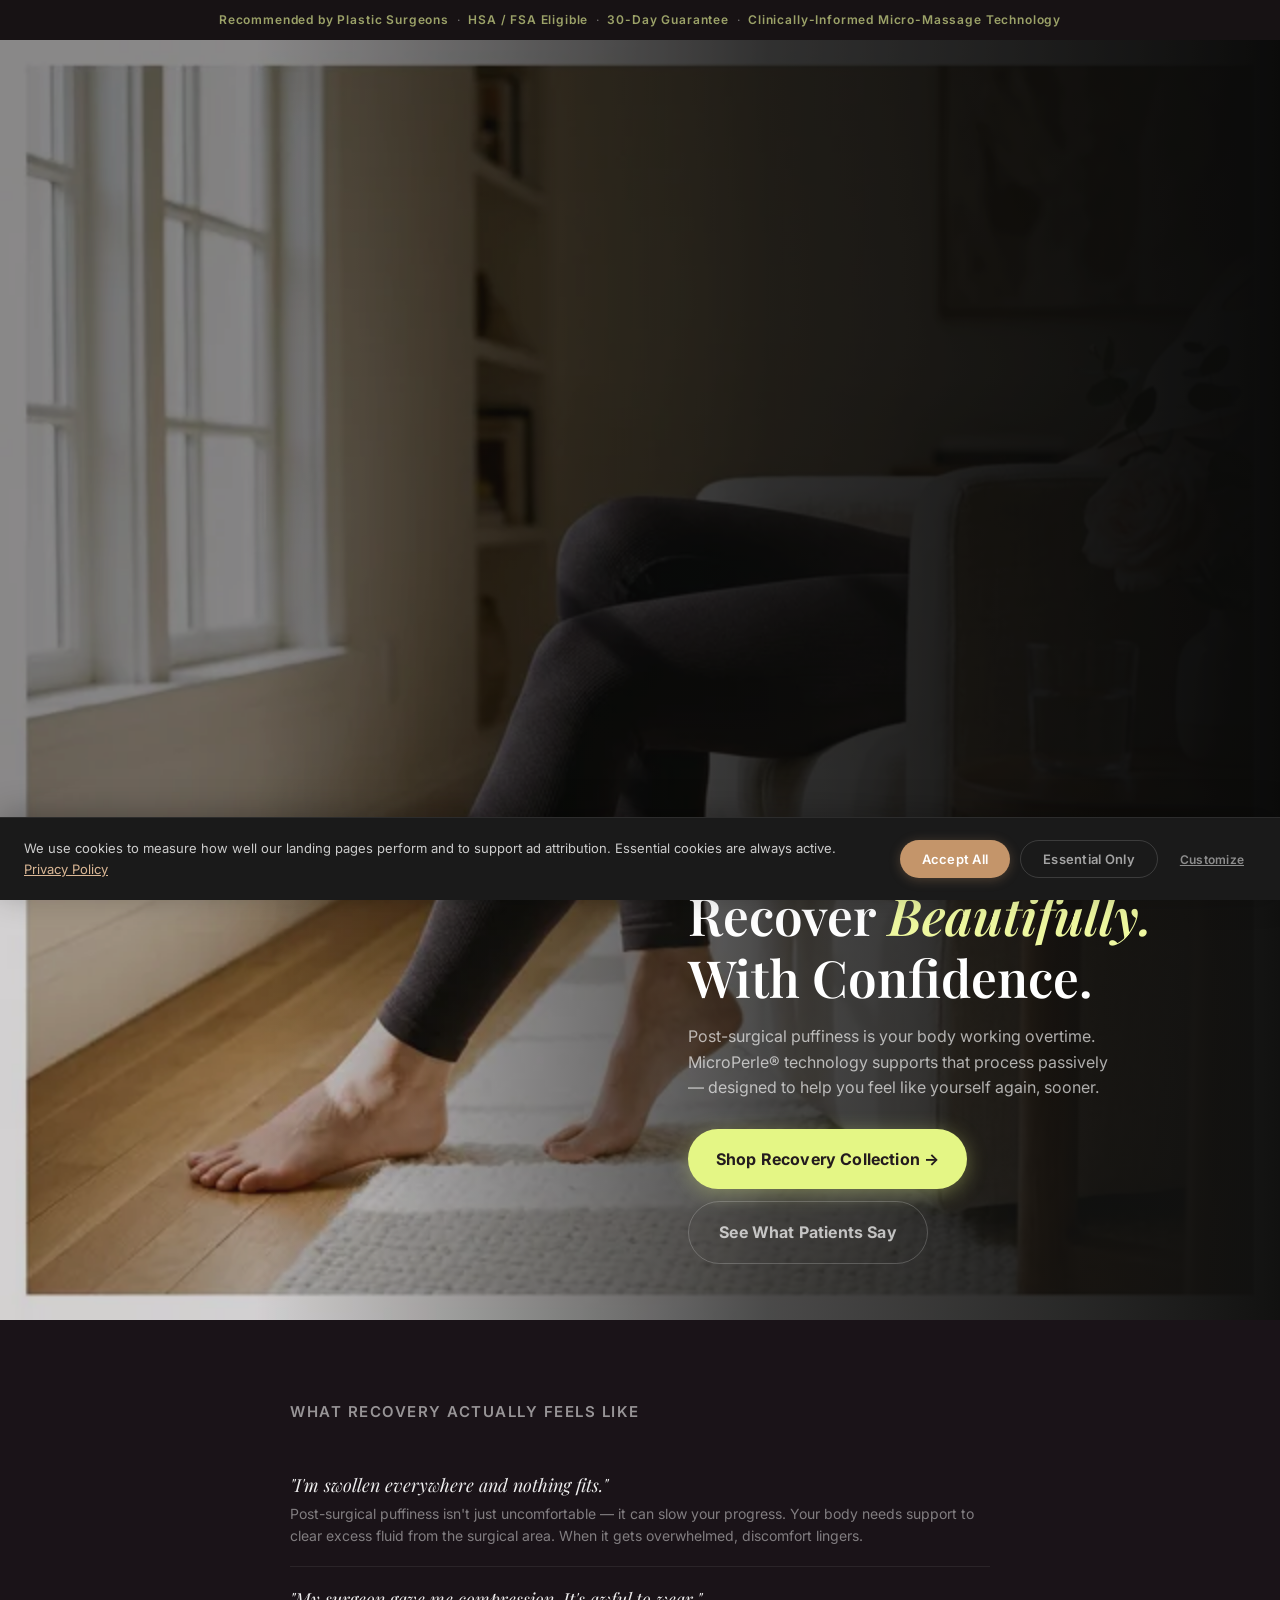
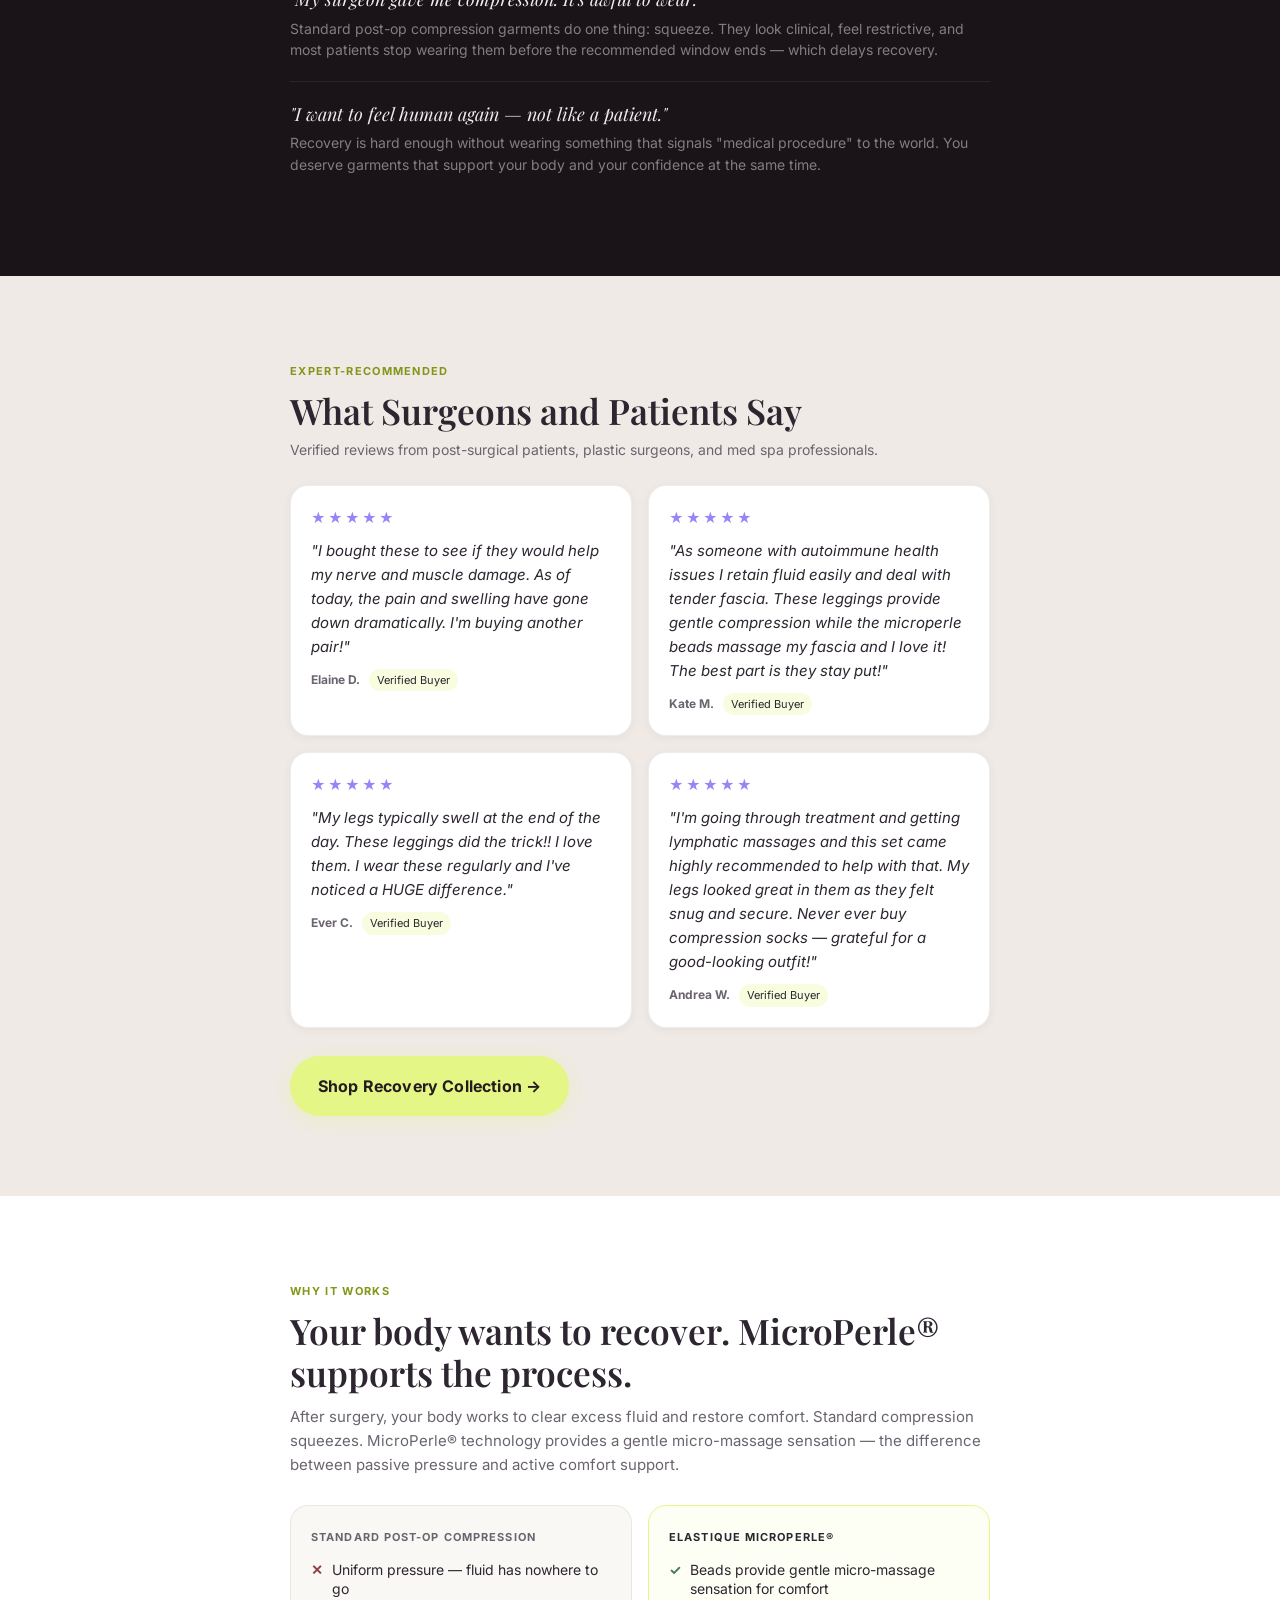
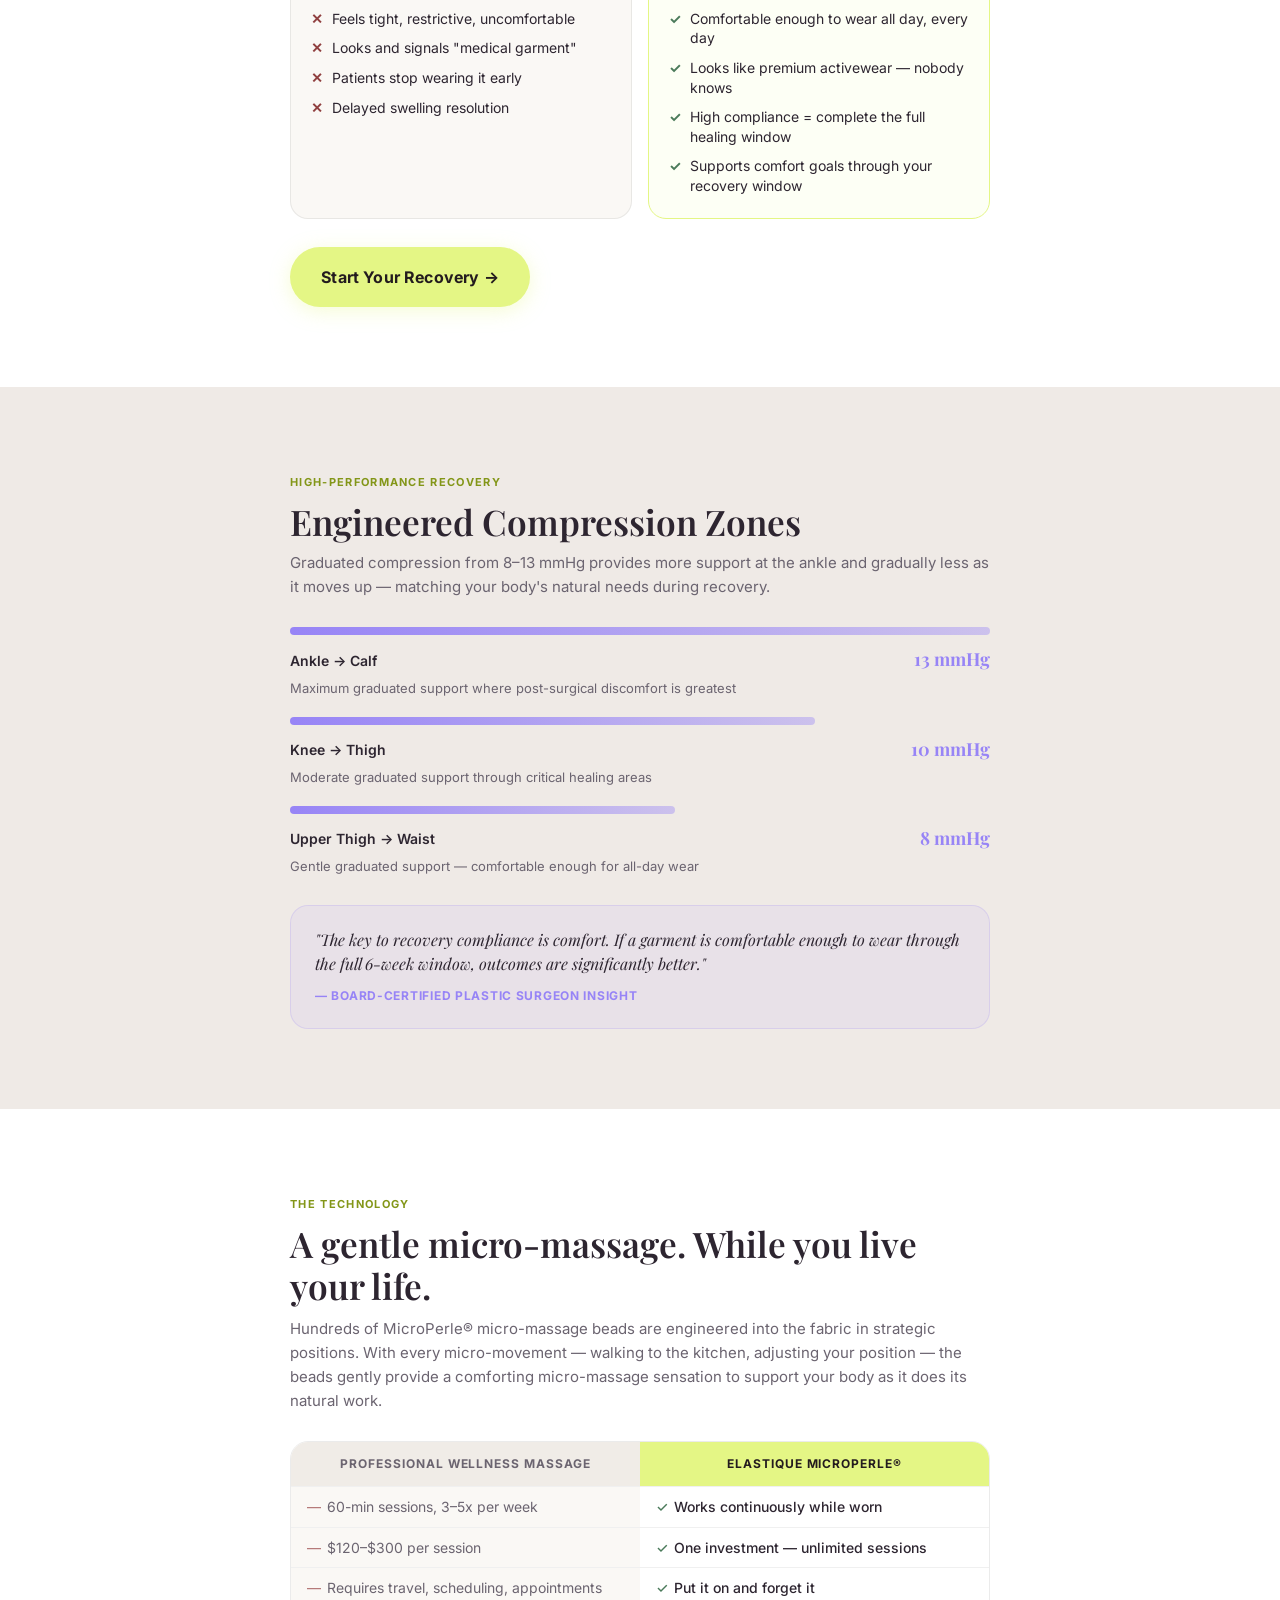
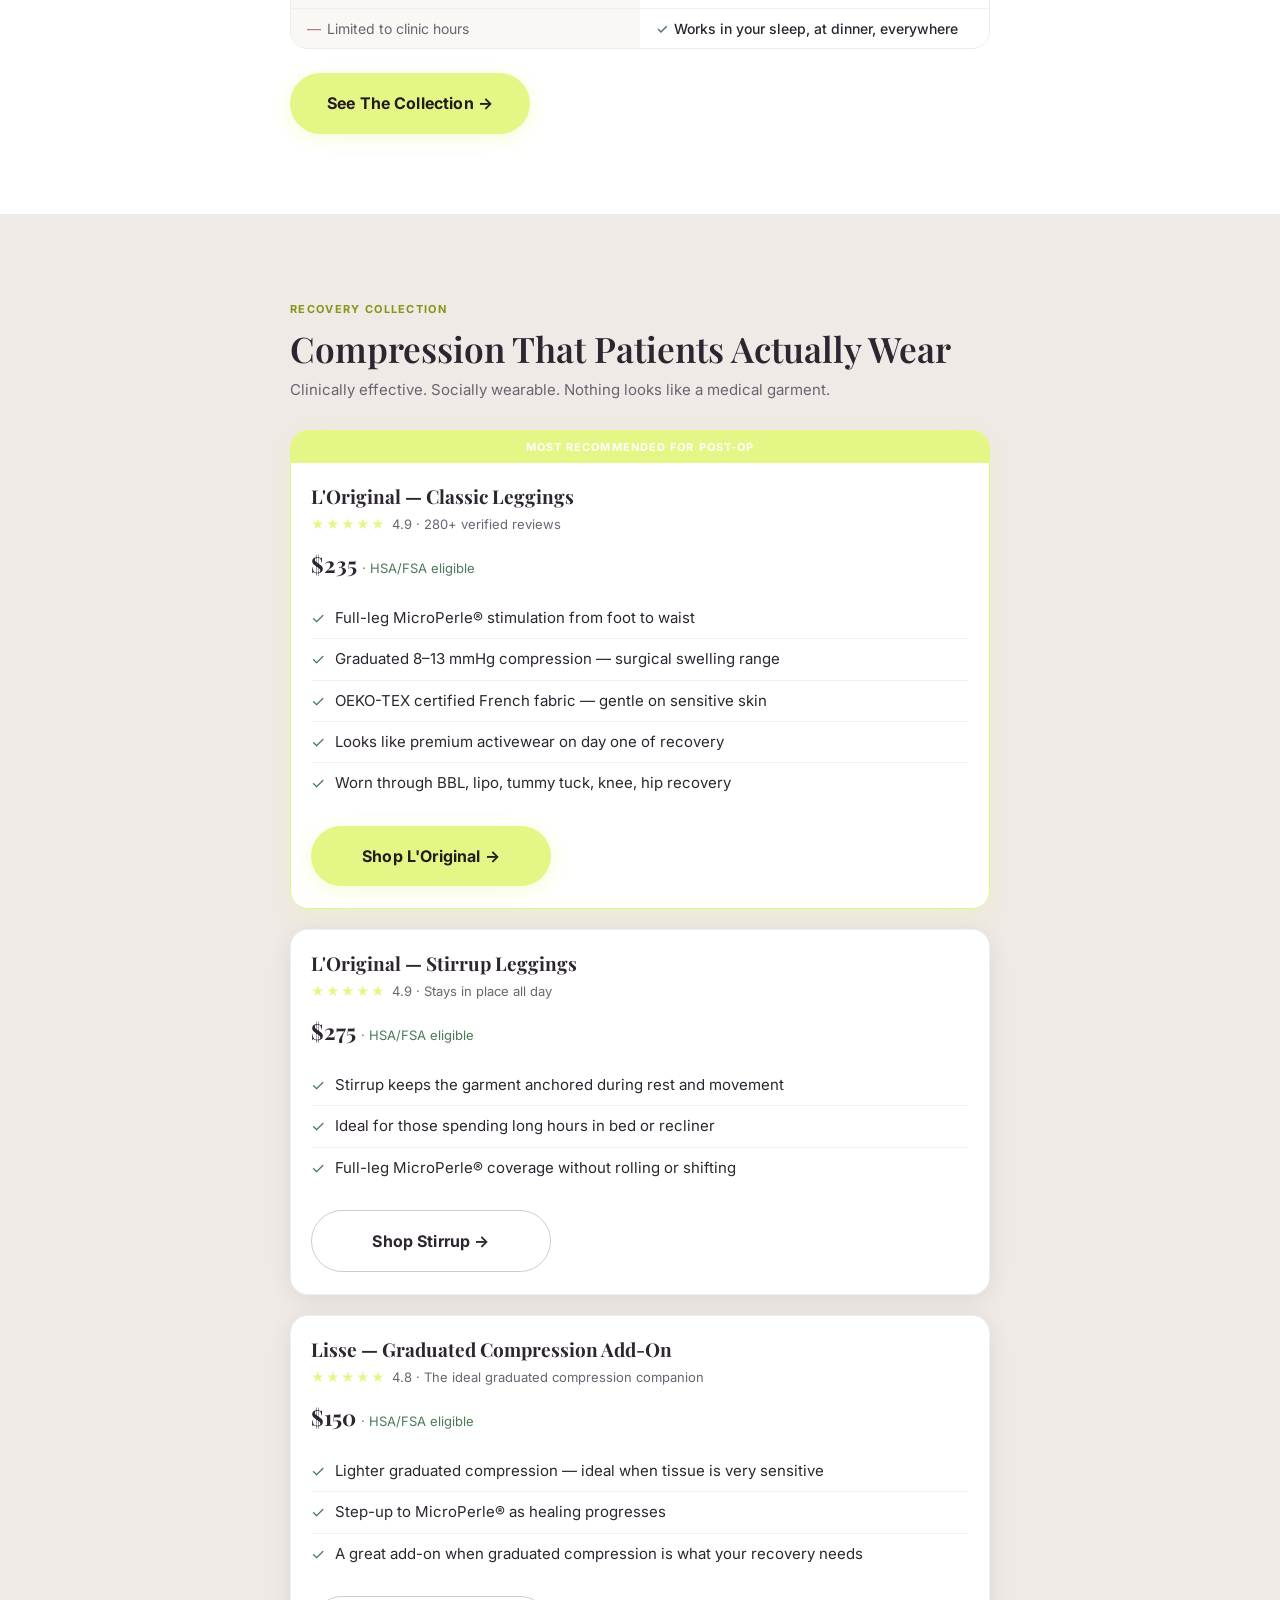
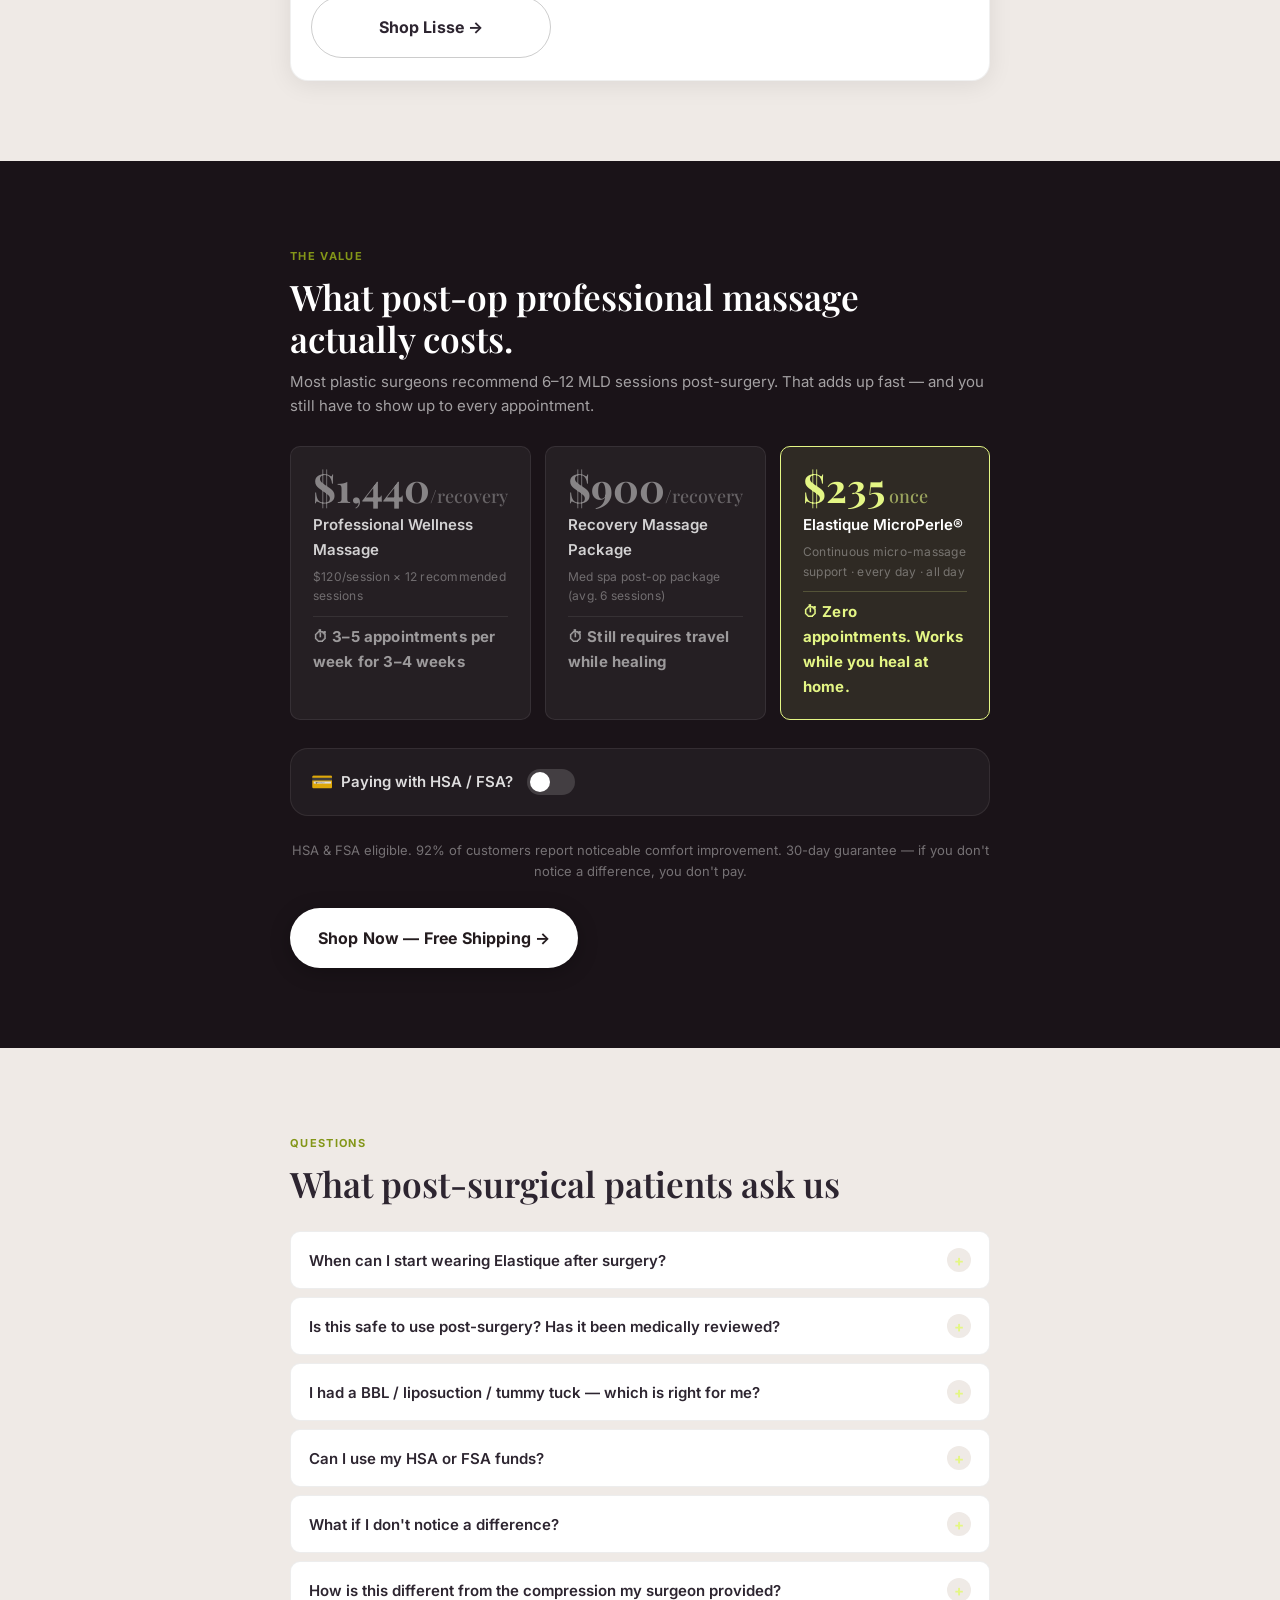
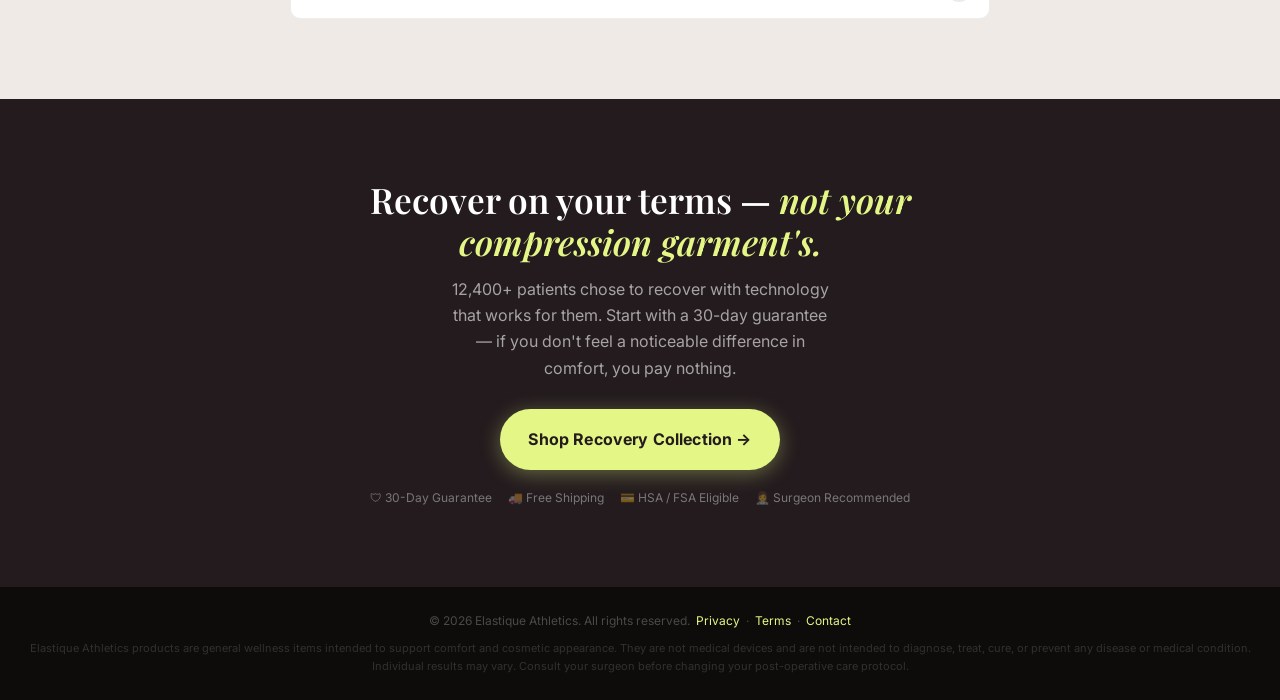
<file: recovery/index.html>
<!DOCTYPE html>
<html lang="en">
<head>
  <meta charset="UTF-8">
  <meta name="viewport" content="width=device-width, initial-scale=1.0">
  <title>Elastique — Recover Beautifully. With Comfort and Confidence.</title>
    <link rel="canonical" href="https://landing.elastiqueathletics.com/recovery">
  <meta name="description" content="Post-surgery compression that supports comfort and cosmetic appearance, and looks nothing like a medical garment. Recommended by plastic surgeons and med spa professionals.">
    <!-- Open Graph / Facebook -->
  <meta property="og:type" content="website">
  <meta property="og:url" content="https://landing.elastiqueathletics.com/recovery">
  <meta property="og:title" content="Elastique — Post-Surgery Compression That Looks Nothing Like Medical Wear">
  <meta property="og:description" content="Post-surgery compression that supports comfort and cosmetic appearance. Recommended by plastic surgeons and med spa professionals.">
  <meta property="og:image" content="https://www.elastiqueathletics.com/cdn/shop/files/Logo_Final_Black_200x.png">
  <link rel="preconnect" href="https://fonts.googleapis.com">
  <link rel="preconnect" href="https://fonts.gstatic.com" crossorigin>
  <link href="https://fonts.googleapis.com/css2?family=Inter:wght@400;500;600;700&family=Playfair+Display:ital,wght@0,500;0,600;0,700;1,500&display=swap" rel="stylesheet">
  <link rel="stylesheet" href="recovery.css">
</head>
<body>

<!-- ============================================
     TRUST BAR (sticky)
     ============================================ -->
<div class="trust-bar">
  <p>
    <span>Recommended by Plastic Surgeons</span>
    &nbsp;·&nbsp;
    <span>HSA / FSA Eligible</span>
    &nbsp;·&nbsp;
    <span>30-Day Guarantee</span>
    &nbsp;·&nbsp;
    <span>Clinically-Informed Micro-Massage Technology</span>
  </p>
</div>

<!-- ============================================
     SECTION 1 — HERO
     ============================================ -->
<section class="hero" id="hero">
  <div class="hero__img-wrap">
    <img
      src="assets/hero.webp"
      alt="Woman in Elastique compression leggings resting in a calm, sunlit recovery room"
      class="hero__img"
      width="800"
      height="800"
      loading="eager"
    >
    <div class="hero__overlay"></div>
  </div>
  <div class="hero__content">
    <div class="hero__proof">
      <span class="hero__proof-num">12,400+</span>
      <span>patients supported through recovery</span>
    </div>
    <h1>Recover <em>Beautifully.</em> With Confidence.</h1>
    <p class="hero__sub">
      Post-surgical puffiness is your body working overtime.
      MicroPerle® technology supports that process passively — designed to help you feel
      like yourself again, sooner.
    </p>
    <div class="hero__ctas">
      <a href="#shop" class="btn btn--primary" data-cta="hero-primary">Shop Recovery Collection →</a>
      <a href="#proof" class="btn btn--ghost" data-cta="hero-reviews">See What Patients Say</a>
    </div>
  </div>
</section>

<!-- ============================================
     SECTION 2 — IDENTITY MIRROR
     ============================================ -->
<section class="section mirror" id="mirror">
  <div class="inner fade-up">
    <p class="mirror__intro">What recovery actually feels like</p>

    <div class="mirror__item">
      <p class="mirror__lead">"I'm swollen everywhere and nothing fits."</p>
      <p class="mirror__detail">Post-surgical puffiness isn't just uncomfortable — it can slow your progress. Your body needs support to clear excess fluid from the surgical area. When it gets overwhelmed, discomfort lingers.</p>
    </div>

    <div class="mirror__item">
      <p class="mirror__lead">"My surgeon gave me compression. It's awful to wear."</p>
      <p class="mirror__detail">Standard post-op compression garments do one thing: squeeze. They look clinical, feel restrictive, and most patients stop wearing them before the recommended window ends — which delays recovery.</p>
    </div>

    <div class="mirror__item">
      <p class="mirror__lead">"I want to feel human again — not like a patient."</p>
      <p class="mirror__detail">Recovery is hard enough without wearing something that signals "medical procedure" to the world. You deserve garments that support your body and your confidence at the same time.</p>
    </div>
  </div>
</section>

<!-- ============================================
     SECTION 3 — SOCIAL PROOF WALL (early)
     ============================================ -->
<section class="section section--alt proof-wall" id="proof">
  <div class="inner fade-up">
    <div class="section-header">
      <span class="label">Expert-Recommended</span>
      <h2>What Surgeons and Patients Say</h2>
      <p class="sh-sub">Verified reviews from post-surgical patients, plastic surgeons, and med spa professionals.</p>
    </div>

    <div class="review-stack">
      <div class="review-card">
        <div class="review-card__stars">★★★★★</div>
        <p class="review-card__quote">"I bought these to see if they would help my nerve and muscle damage. As of today, the pain and swelling have gone down dramatically. I'm buying another pair!"</p>
        <p class="review-card__author">Elaine D. <span class="review-card__tag">Verified Buyer</span></p>
      </div>

      <div class="review-card">
        <div class="review-card__stars">★★★★★</div>
        <p class="review-card__quote">"As someone with autoimmune health issues I retain fluid easily and deal with tender fascia. These leggings provide gentle compression while the microperle beads massage my fascia and I love it! The best part is they stay put!"</p>
        <p class="review-card__author">Kate M. <span class="review-card__tag">Verified Buyer</span></p>
      </div>

      <div class="review-card">
        <div class="review-card__stars">★★★★★</div>
        <p class="review-card__quote">"My legs typically swell at the end of the day. These leggings did the trick!! I love them. I wear these regularly and I've noticed a HUGE difference."</p>
        <p class="review-card__author">Ever C. <span class="review-card__tag">Verified Buyer</span></p>
      </div>

      <div class="review-card">
        <div class="review-card__stars">★★★★★</div>
        <p class="review-card__quote">"I'm going through treatment and getting lymphatic massages and this set came highly recommended to help with that. My legs looked great in them as they felt snug and secure. Never ever buy compression socks — grateful for a good-looking outfit!"</p>
        <p class="review-card__author">Andrea W. <span class="review-card__tag">Verified Buyer</span></p>
      </div>
    </div>

    <a href="#shop" class="btn btn--primary" data-cta="proof-cta">Shop Recovery Collection →</a>
  </div>
</section>

<!-- ============================================
     SECTION 4 — THE SCIENCE
     ============================================ -->
<section class="section science" id="science">
  <div class="inner fade-up">
    <span class="label">Why It Works</span>
    <h2>Your body wants to recover. MicroPerle® supports the process.</h2>
    <p class="science__intro">
      After surgery, your body works to clear excess fluid and restore comfort. Standard compression squeezes. MicroPerle® technology provides a gentle micro-massage sensation — the difference between passive pressure and active comfort support.
    </p>

    <div class="before-after">
      <div class="ba-col ba-col--before">
        <p class="ba-label">Standard Post-Op Compression</p>
        <ul class="ba-list">
          <li><span class="ba-x">✕</span> Uniform pressure — fluid has nowhere to go</li>
          <li><span class="ba-x">✕</span> Feels tight, restrictive, uncomfortable</li>
          <li><span class="ba-x">✕</span> Looks and signals "medical garment"</li>
          <li><span class="ba-x">✕</span> Patients stop wearing it early</li>
          <li><span class="ba-x">✕</span> Delayed swelling resolution</li>
        </ul>
      </div>
      <div class="ba-col ba-col--after">
        <p class="ba-label">Elastique MicroPerle®</p>
        <ul class="ba-list">
          <li><span class="ba-check">✓</span> Beads provide gentle micro-massage sensation for comfort</li>
          <li><span class="ba-check">✓</span> Comfortable enough to wear all day, every day</li>
          <li><span class="ba-check">✓</span> Looks like premium activewear — nobody knows</li>
          <li><span class="ba-check">✓</span> High compliance = complete the full healing window</li>
          <li><span class="ba-check">✓</span> Supports comfort goals through your recovery window</li>
        </ul>
      </div>
    </div>

    <a href="#shop" class="btn btn--primary" data-cta="science-cta">Start Your Recovery →</a>
  </div>
</section>

<!-- HIGH-PERFORMANCE EXOSKELETON MODULE -->
<section class="section exo-module" id="exoskeleton">
  <div class="inner fade-up">
    <span class="label">High-Performance Recovery</span>
    <h2>Engineered Compression Zones</h2>
    <p class="exo-module__intro">Graduated compression from 8–13 mmHg provides more support at the ankle and gradually less as it moves up — matching your body's natural needs during recovery.</p>

    <div class="exo-zones">
      <div class="exo-zone">
        <div class="exo-zone__bar" style="width: 100%;"></div>
        <div class="exo-zone__info">
          <span class="exo-zone__label">Ankle → Calf</span>
          <span class="exo-zone__mmhg">13 mmHg</span>
        </div>
        <p class="exo-zone__desc">Maximum graduated support where post-surgical discomfort is greatest</p>
      </div>
      <div class="exo-zone">
        <div class="exo-zone__bar" style="width: 75%;"></div>
        <div class="exo-zone__info">
          <span class="exo-zone__label">Knee → Thigh</span>
          <span class="exo-zone__mmhg">10 mmHg</span>
        </div>
        <p class="exo-zone__desc">Moderate graduated support through critical healing areas</p>
      </div>
      <div class="exo-zone">
        <div class="exo-zone__bar" style="width: 55%;"></div>
        <div class="exo-zone__info">
          <span class="exo-zone__label">Upper Thigh → Waist</span>
          <span class="exo-zone__mmhg">8 mmHg</span>
        </div>
        <p class="exo-zone__desc">Gentle graduated support — comfortable enough for all-day wear</p>
      </div>
    </div>

    <div class="exo-expert">
      <p class="exo-expert__quote">"The key to recovery compliance is comfort. If a garment is comfortable enough to wear through the full 6-week window, outcomes are significantly better."</p>
      <p class="exo-expert__source">— Board-certified plastic surgeon insight</p>
    </div>
  </div>
</section>

<!-- ============================================
     SECTION 5 — HOW MICROPERLE WORKS
     ============================================ -->
<section class="section comparison" id="how">
  <div class="inner fade-up">
    <span class="label">The Technology</span>
    <h2>A gentle micro-massage. While you live your life.</h2>
    <p class="comparison__intro">
      Hundreds of MicroPerle® micro-massage beads are engineered into the fabric in strategic positions. With every micro-movement — walking to the kitchen, adjusting your position — the beads gently provide a comforting micro-massage sensation to support your body as it does its natural work.
    </p>

    <div class="comp-table">
      <div class="comp-table__header">
        <div class="comp-header-cell comp-header-cell--regular">Professional Wellness Massage</div>
        <div class="comp-header-cell comp-header-cell--mp">Elastique MicroPerle®</div>
      </div>
      <div class="comp-row">
        <div class="comp-cell comp-cell--regular"><span class="comp-x">—</span> 60-min sessions, 3–5x per week</div>
        <div class="comp-cell comp-cell--mp"><span class="comp-check">✓</span> Works continuously while worn</div>
      </div>
      <div class="comp-row">
        <div class="comp-cell comp-cell--regular"><span class="comp-x">—</span> $120–$300 per session</div>
        <div class="comp-cell comp-cell--mp"><span class="comp-check">✓</span> One investment — unlimited sessions</div>
      </div>
      <div class="comp-row">
        <div class="comp-cell comp-cell--regular"><span class="comp-x">—</span> Requires travel, scheduling, appointments</div>
        <div class="comp-cell comp-cell--mp"><span class="comp-check">✓</span> Put it on and forget it</div>
      </div>
      <div class="comp-row">
        <div class="comp-cell comp-cell--regular"><span class="comp-x">—</span> Limited to clinic hours</div>
        <div class="comp-cell comp-cell--mp"><span class="comp-check">✓</span> Works in your sleep, at dinner, everywhere</div>
      </div>
    </div>

    <a href="#shop" class="btn btn--primary" data-cta="comparison-cta">See The Collection →</a>
  </div>
</section>

<!-- ============================================
     SECTION 6 — PRODUCT REVEAL
     ============================================ -->
<section class="section product section--alt" id="shop">
  <div class="inner fade-up">
    <span class="label">Recovery Collection</span>
    <h2>Compression That Patients Actually Wear</h2>
    <p class="product__sub">Clinically effective. Socially wearable. Nothing looks like a medical garment.</p>

    <div class="product-grid">

      <div class="product-card product-card--featured">
        <div class="product-card__badge">Most Recommended for Post-Op</div>
        <div class="product-card__body">
          <h3 class="product-card__name">L'Original — Classic Leggings</h3>
          <div class="product-card__rating">
            <span class="stars">★★★★★</span>
            <span>4.9 · 280+ verified reviews</span>
          </div>
          <p class="product-card__price" id="price-classic">$235 <span class="product-card__price-note">· HSA/FSA eligible</span></p>
          <ul class="benefits">
            <li><span class="check">✓</span> Full-leg MicroPerle® stimulation from foot to waist</li>
            <li><span class="check">✓</span> Graduated 8–13 mmHg compression — surgical swelling range</li>
            <li><span class="check">✓</span> OEKO-TEX certified French fabric — gentle on sensitive skin</li>
            <li><span class="check">✓</span> Looks like premium activewear on day one of recovery</li>
            <li><span class="check">✓</span> Worn through BBL, lipo, tummy tuck, knee, hip recovery</li>
          </ul>
          <a href="https://www.elastiqueathletics.com/products/loriginal-leggings" class="btn btn--primary" data-cta="product-classic" target="_blank" rel="noopener">Shop L'Original →</a>
        </div>
      </div>

      <div class="product-card">
        <div class="product-card__body">
          <h3 class="product-card__name">L'Original — Stirrup Leggings</h3>
          <div class="product-card__rating">
            <span class="stars">★★★★★</span>
            <span>4.9 · Stays in place all day</span>
          </div>
          <p class="product-card__price" id="price-stirrup">$275 <span class="product-card__price-note">· HSA/FSA eligible</span></p>
          <ul class="benefits">
            <li><span class="check">✓</span> Stirrup keeps the garment anchored during rest and movement</li>
            <li><span class="check">✓</span> Ideal for those spending long hours in bed or recliner</li>
            <li><span class="check">✓</span> Full-leg MicroPerle® coverage without rolling or shifting</li>
          </ul>
          <a href="https://www.elastiqueathletics.com/products/loriginal-stirrup-leggings" class="btn btn--outline" data-cta="product-stirrup" target="_blank" rel="noopener">Shop Stirrup →</a>
        </div>
      </div>

      <div class="product-card">
        <div class="product-card__body">
          <h3 class="product-card__name">Lisse — Graduated Compression Add-On</h3>
          <div class="product-card__rating">
            <span class="stars">★★★★★</span>
            <span>4.8 · The ideal graduated compression companion</span>
          </div>
          <p class="product-card__price" id="price-lisse">$150 <span class="product-card__price-note">· HSA/FSA eligible</span></p>
          <ul class="benefits">
            <li><span class="check">✓</span> Lighter graduated compression — ideal when tissue is very sensitive</li>
            <li><span class="check">✓</span> Step-up to MicroPerle® as healing progresses</li>
            <li><span class="check">✓</span> A great add-on when graduated compression is what your recovery needs</li>
          </ul>
          <a href="https://www.elastiqueathletics.com/products/lisse-leggings" class="btn btn--outline" data-cta="product-lisse" target="_blank" rel="noopener">Shop Lisse →</a>
        </div>
      </div>

    </div>
  </div>
</section>

<!-- ============================================
     SECTION 7 — PRICE ANCHOR
     ============================================ -->
<section class="section anchor" id="value">
  <div class="inner fade-up">
    <span class="label">The Value</span>
    <h2>What post-op professional massage actually costs.</h2>
    <p class="anchor__intro">
      Most plastic surgeons recommend 6–12 MLD sessions post-surgery. That adds up fast — and you still have to show up to every appointment.
    </p>

    <div class="anchor-compare">
      <div class="anchor-row">
        <div class="anchor-row__annual">$1,440<span>/recovery</span></div>
        <div class="anchor-row__label">Professional Wellness Massage</div>
        <div class="anchor-row__math">$120/session × 12 recommended sessions</div>
        <div class="anchor-row__time">⏱ 3–5 appointments per week for 3–4 weeks</div>
      </div>
      <div class="anchor-row">
        <div class="anchor-row__annual">$900<span>/recovery</span></div>
        <div class="anchor-row__label">Recovery Massage Package</div>
        <div class="anchor-row__math">Med spa post-op package (avg. 6 sessions)</div>
        <div class="anchor-row__time">⏱ Still requires travel while healing</div>
      </div>
      <div class="anchor-row anchor-row--highlight" id="anchor-elastique">
        <div class="anchor-row__annual" id="anchor-price">$235<span> once</span></div>
        <div class="anchor-row__label">Elastique MicroPerle®</div>
        <div class="anchor-row__math" id="anchor-math">Continuous micro-massage support · every day · all day</div>
        <div class="anchor-row__time anchor-row__time--free">⏱ Zero appointments. Works while you heal at home.</div>
      </div>
    </div>

    <!-- HSA/FSA Toggle -->
    <div class="hsa-toggle-wrap">
      <div class="hsa-toggle-row">
        <div class="hsa-toggle-label">
          <span class="hsa-icon">💳</span>
          <span>Paying with HSA / FSA?</span>
        </div>
        <label class="toggle-switch">
          <input type="checkbox" id="hsa-toggle">
          <span class="toggle-slider"></span>
        </label>
      </div>
      <div class="hsa-bracket-row" id="hsa-bracket-row">
        <label for="tax-bracket">Your tax bracket</label>
        <select id="tax-bracket" class="tax-select">
          <option value="0.22">22%</option>
          <option value="0.24">24%</option>
          <option value="0.30" selected>30% (most common)</option>
          <option value="0.32">32%</option>
          <option value="0.35">35%</option>
          <option value="0.37">37%</option>
        </select>
      </div>
      <div class="hsa-savings" id="hsa-savings">
        <div class="hsa-savings__icon">✦</div>
        <div class="hsa-savings__text">
          <strong>With HSA/FSA:</strong> Your effective price is <strong id="hsa-effective">$165</strong> — you save <strong id="hsa-saved">$70</strong> in pre-tax dollars.
          <span class="hsa-savings__sub">That means <strong id="hsa-total-saved">$1,275</strong> less than MLD sessions — and zero travel while healing.</span>
        </div>
      </div>
    </div>

    <p class="anchor-note">HSA &amp; FSA eligible. 92% of customers report noticeable comfort improvement. 30-day guarantee — if you don't notice a difference, you don't pay.</p>

    <br>
    <a href="#shop" class="btn btn--dark" data-cta="anchor-cta">Shop Now — Free Shipping →</a>
  </div>
</section>

<!-- ============================================
     SECTION 8 — FAQ
     ============================================ -->
<section class="section section--alt" id="faq">
  <div class="inner fade-up">
    <span class="label">Questions</span>
    <h2>What post-surgical patients ask us</h2>

    <br>
    <div class="faq-list">
      <div class="faq-item">
        <button class="faq-q">
          <span>When can I start wearing Elastique after surgery?</span>
          <span class="faq-icon">+</span>
        </button>
        <div class="faq-a">
          <div class="faq-a__inner">We always recommend following your surgeon's guidance on compression timeline. Many surgeons recommend transitioning to Elastique garments after the initial acute compression phase (typically days 7–14 post-op), when a gentler but continuously-stimulating garment becomes more appropriate. The Lisse collection is an ideal option for early weeks when tissue sensitivity is highest. Consult your care team before making any changes to your post-op protocol.</div>
        </div>
      </div>

      <div class="faq-item">
        <button class="faq-q">
          <span>Is this safe to use post-surgery? Has it been medically reviewed?</span>
          <span class="faq-icon">+</span>
        </button>
        <div class="faq-a">
          <div class="faq-a__inner">Yes. Elastique garments are informed by clinical research and have been reviewed and recommended by board-certified plastic surgeons, physical therapists, and wellness specialists. The MicroPerle® technology is designed to complement — not replace — your body's natural recovery process. It's inspired by the same principle as manual wellness massage, delivered passively through the garment. As always, confirm with your specific surgeon before wearing any new compression during your individual recovery.</div>
        </div>
      </div>

      <div class="faq-item">
        <button class="faq-q">
          <span>I had a BBL / liposuction / tummy tuck — which is right for me?</span>
          <span class="faq-icon">+</span>
        </button>
        <div class="faq-a">
          <div class="faq-a__inner">The L'Original Classic Leggings are most commonly recommended for full-leg procedures (BBL, thigh liposuction, knee). The Stirrup style is ideal for patients who will spend significant time reclining — the stirrup prevents the garment from riding up as you rest. The Lisse is the recommended starting point for any procedure where the tissue is very sensitive in the first 1–2 weeks. Your med spa or surgeon's team can help guide you to the right style for your specific procedure.</div>
        </div>
      </div>

      <div class="faq-item">
        <button class="faq-q">
          <span>Can I use my HSA or FSA funds?</span>
          <span class="faq-icon">+</span>
        </button>
        <div class="faq-a">
          <div class="faq-a__inner">Yes. Elastique has partnered with Truemed to make our garments eligible for HSA and FSA purchase — particularly appropriate during active medical recovery. At checkout, you'll complete a short health survey reviewed by a licensed provider. If eligible, you can use your HSA/FSA card directly, or submit your receipt for reimbursement through your benefits platform.</div>
        </div>
      </div>

      <div class="faq-item">
        <button class="faq-q">
          <span>What if I don't notice a difference?</span>
          <span class="faq-icon">+</span>
        </button>
        <div class="faq-a">
          <div class="faq-a__inner">Every pair is backed by our 30-day satisfaction guarantee. If you don't experience a real, noticeable difference in swelling and recovery comfort, return them for a full refund — no questions, no hassle. We're confident enough to offer that because 92% of customers don't return them.</div>
        </div>
      </div>

      <div class="faq-item">
        <button class="faq-q">
          <span>How is this different from the compression my surgeon provided?</span>
          <span class="faq-icon">+</span>
        </button>
        <div class="faq-a">
          <div class="faq-a__inner">Standard post-surgical compression garments apply uniform pressure to reduce acute puffiness — they're designed for the immediate post-op phase. Elastique is designed to complement or follow that phase: the MicroPerle® technology provides a gentle micro-massage sensation to support comfort during your recovery, while looking and feeling nothing like medical gear. Many surgeons use standard compression for weeks 1–2, then recommend Elastique as a step-down that patients will actually keep wearing.</div>
        </div>
      </div>
    </div>
  </div>
</section>

<!-- ============================================
     SECTION 9 — FINAL CTA
     ============================================ -->
<section class="section final" id="final">
  <div class="inner fade-up">
    <h2>Recover on your terms — <em>not your compression garment's.</em></h2>
    <p class="final__sub">
      12,400+ patients chose to recover with technology that works for them.
      Start with a 30-day guarantee — if you don't feel a noticeable difference in comfort, you pay nothing.
    </p>
    <a href="#shop" class="btn btn--primary" style="min-width: 280px;" data-cta="final-cta">Shop Recovery Collection →</a>
    <div class="final__guarantee">
      <span>🛡 30-Day Guarantee</span>
      <span>🚚 Free Shipping</span>
      <span>💳 HSA / FSA Eligible</span>
      <span>👩‍⚕️ Surgeon Recommended</span>
    </div>
  </div>
</section>

<!-- FOOTER -->
<div class="el-footer">
  <p>© 2026 Elastique Athletics. All rights reserved. &nbsp;<a href="https://www.elastiqueathletics.com/policies/privacy-policy">Privacy</a> &nbsp;·&nbsp; <a href="https://www.elastiqueathletics.com/policies/terms-of-service">Terms</a> &nbsp;·&nbsp; <a href="https://www.elastiqueathletics.com/pages/contact">Contact</a></p>
  <p style="margin-top: 8px; font-size: 11px; opacity: 0.6;">Elastique Athletics products are general wellness items intended to support comfort and cosmetic appearance. They are not medical devices and are not intended to diagnose, treat, cure, or prevent any disease or medical condition. Individual results may vary. Consult your surgeon before changing your post-operative care protocol.</p>
</div>

<script defer src="recovery.js"></script>
<script defer src="../tracking/consent-banner.js"></script>
</body>
</html>
</file>
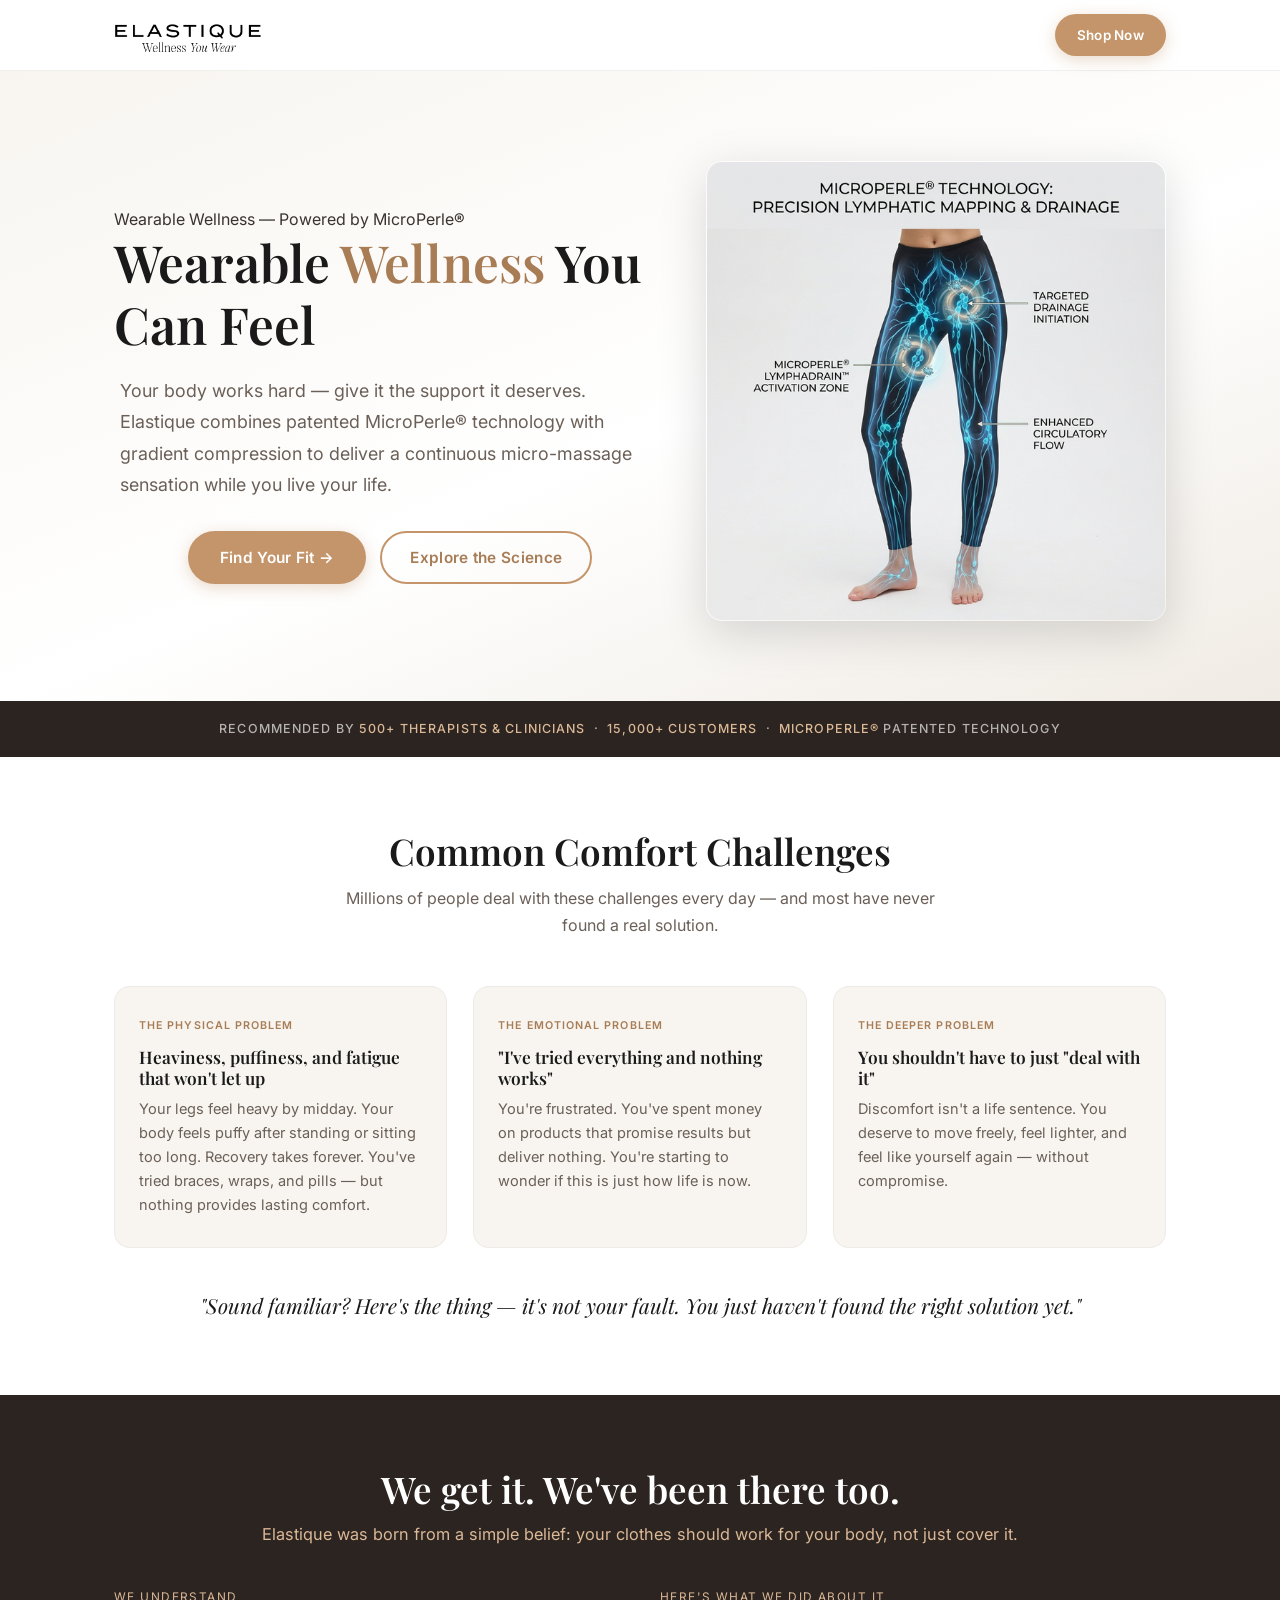
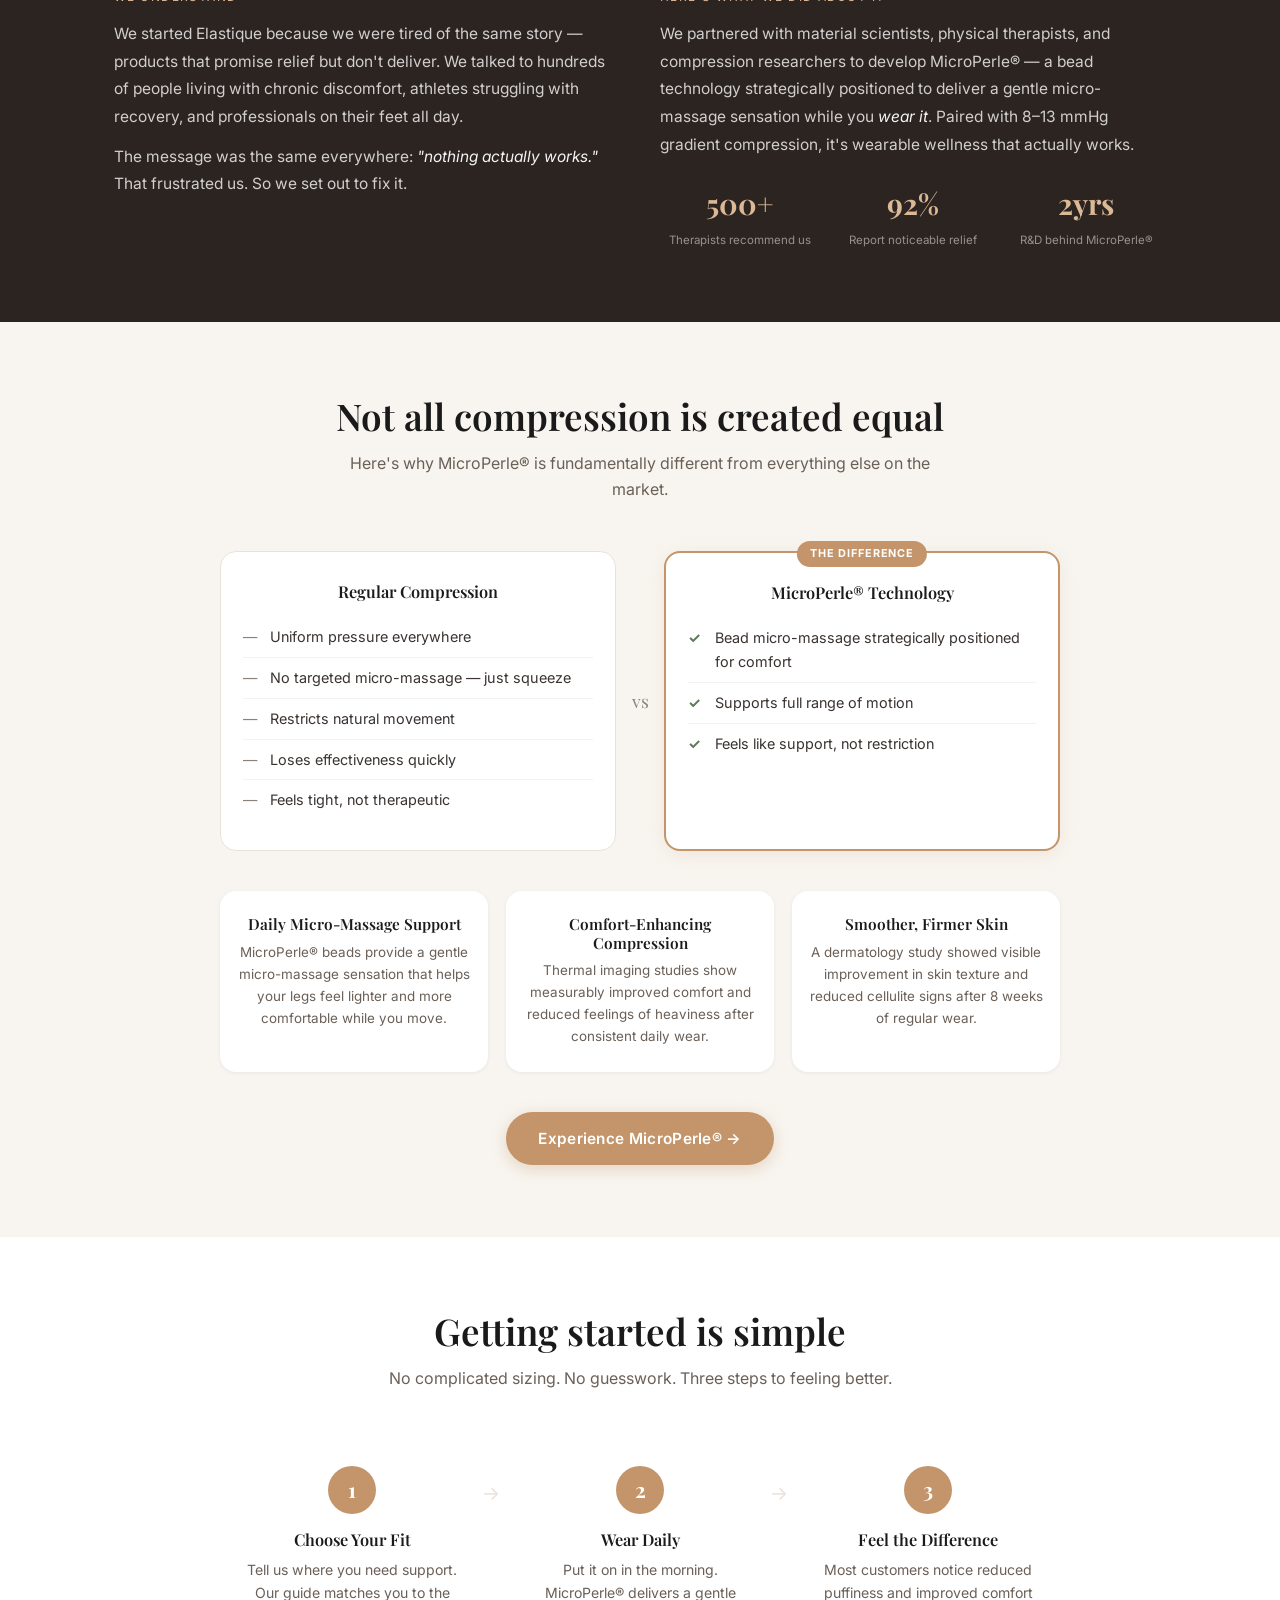
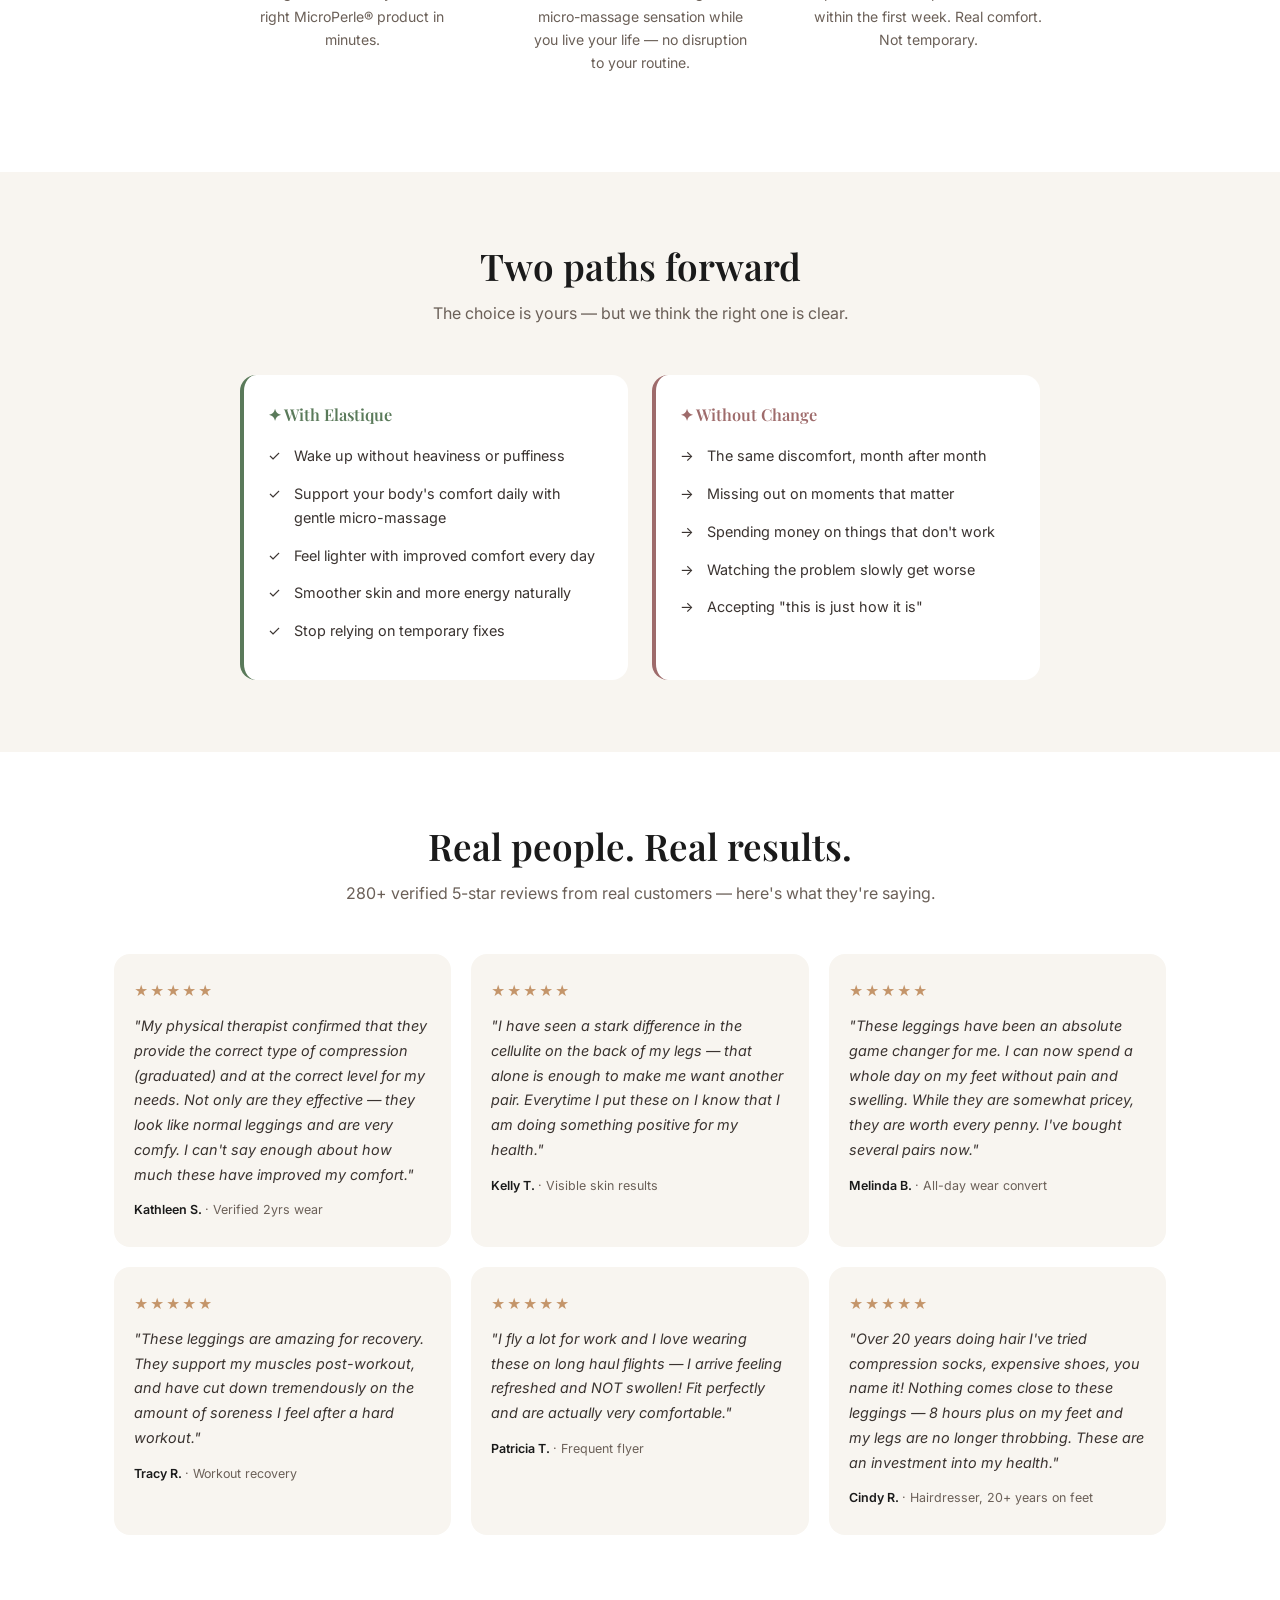
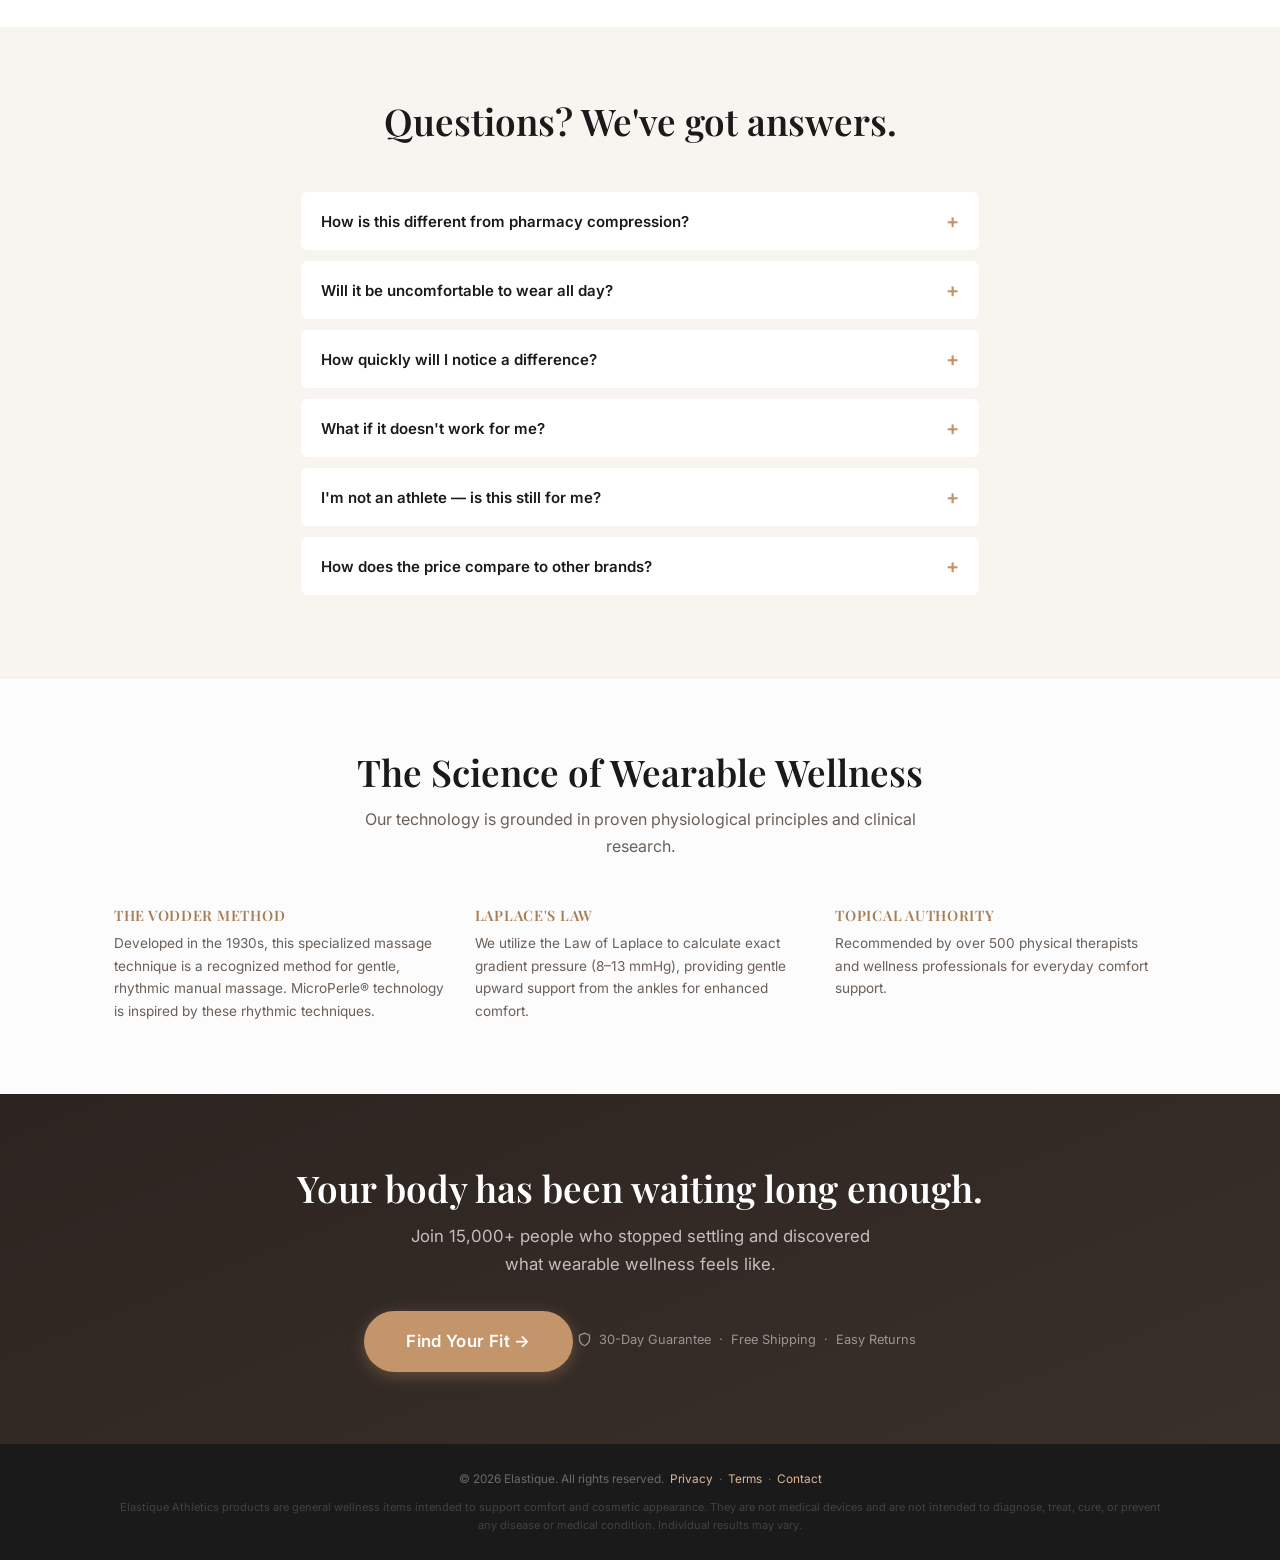
<file: shopify_package/index.html>
<!DOCTYPE html>
<html lang="en">
<head>
    <meta charset="UTF-8">
    <meta name="viewport" content="width=device-width, initial-scale=1.0">
    <title>Elastique — Wearable Wellness Leggings | MicroPerle® Technology</title>
    <meta name="description" content="Discover Elastique's MicroPerle® technology. Patented micro-massage leggings designed for comfort and smoother-looking skin. Feel lighter, look better — just by getting dressed.">
    <meta name="keywords" content="micro-massage leggings, MicroPerle technology, compression leggings, gradient compression, wearable wellness">
    <link rel="canonical" href="https://elastiqueathletics.com">

    <!-- Open Graph / Facebook -->
    <meta property="og:type" content="website">
    <meta property="og:url" content="https://elastiqueathletics.com">
    <meta property="og:title" content="Elastique — Wearable Wellnes Powered by MicroPerle®">
    <meta property="og:description" content="Patented micro-massage leggings designed for comfort and smoother-looking skin.">
    <meta property="og:image" content="assets/elastique_official_logo.png">

    <!-- Twitter -->
    <meta property="twitter:card" content="summary_large_image">
    <meta property="twitter:url" content="https://elastiqueathletics.com">
    <meta property="twitter:title" content="Elastique — Wearable Wellness Leggings">
    <meta property="twitter:description" content="Discover the science of MicroPerle® technology. Wearable comfort designed for everyday wellness.">

    <!-- AI/GEO Structured Data -->
    <script type="application/ld+json">
    {
      "@context": "https://schema.org",
      "@type": "Product",
      "name": "Elastique L'Original Leggings",
      "image": "assets/elastique_official_logo.png",
      "description": "Premium micro-massage leggings featuring patented MicroPerle® technology and gradient compression.",
      "brand": {
        "@type": "Brand",
        "name": "Elastique"
      },
      "aggregateRating": {
        "@type": "AggregateRating",
        "ratingValue": "5",
        "reviewCount": "280"
      },
      "offers": {
        "@type": "AggregateOffer",
        "priceCurrency": "USD",
        "lowPrice": "150",
        "highPrice": "285",
        "availability": "https://schema.org/InStock"
      }
    }
    </script>
    <script type="application/ld+json">
    {
      "@context": "https://schema.org",
      "@type": "FAQPage",
      "mainEntity": [{
        "@type": "Question",
        "name": "How is this different from pharmacy compression?",
        "acceptedAnswer": {
          "@type": "Answer",
          "text": "MicroPerle® uses patented bead technology strategically positioned to deliver a gentle micro-massage sensation, paired with 8–13 mmHg gradient compression engineered using the Laplace formula. It provides continuous comfort and smoother-looking skin support while you wear it."
        }
      }, {
        "@type": "Question",
        "name": "Will it be uncomfortable to wear all day?",
        "acceptedAnswer": {
          "@type": "Answer",
          "text": "The opposite, actually. Most customers forget they're wearing it — until they take it off and notice the gentle 'kisses' left behind by the MicroPerle® beads."
        }
      }]
    }
    </script>
    <script type="application/ld+json">
    {
      "@context": "https://schema.org",
      "@type": "ImageObject",
      "contentUrl": "assets/hero_visualization.png",
      "license": "https://elastiqueathletics.com/terms",
      "acquireLicensePage": "https://elastiqueathletics.com/shop",
      "description": "Visual mapping of Elastique MicroPerle® technology for gradient compression and micro-massage support.",
      "name": "MicroPerle Technology Visualization"
    }
    </script>
    <script type="application/ld+json">
    {
      "@context": "https://schema.org",
      "@type": "Organization",
      "name": "Elastique",
      "url": "https://elastiqueathletics.com",
      "logo": "assets/elastique_official_logo.png",
      "sameAs": [
        "https://www.instagram.com/elastiqueathletics/",
        "https://www.facebook.com/elastiqueathletics/"
      ],
      "contactPoint": {
        "@type": "ContactPoint",
        "telephone": "+1-000-000-0000",
        "contactType": "customer service"
      }
    }
    </script>
    <link href="https://fonts.googleapis.com/css2?family=Inter:wght@400;500;600;700&family=Playfair+Display:wght@500;600;700&display=swap" rel="stylesheet">
    <style>
        :root {
            --black:#1a1a1a;--white:#fff;--cream:#f8f5f0;--warm-gray:#e8e2da;--mid-gray:#8c8279;
            --accent:#c4956a;--accent-dark:#a87d56;--accent-light:#dbb896;
            --deep:#2c2420;--success:#5a7a5a;--danger:#9e6b6b;
            --text:#3a3330;--text-light:#6b6058;
            --r:8px;--rl:16px;--t:0.3s cubic-bezier(.4,0,.2,1);
        }
        *{margin:0;padding:0;box-sizing:border-box;}
        html{scroll-behavior:smooth;}
        body{font-family:'Inter',-apple-system,sans-serif;color:var(--text);background:var(--white);line-height:1.65;-webkit-font-smoothing:antialiased;}
        h1,h2,h3,h4{font-family:'Playfair Display',Georgia,serif;font-weight:600;line-height:1.2;color:var(--black);}
        h1{font-size:clamp(1.9rem,4.5vw,3.2rem);}
        h2{font-size:clamp(1.45rem,3vw,2.3rem);}
        h3{font-size:clamp(1.05rem,2vw,1.3rem);}
        .container{max-width:1100px;margin:0 auto;padding:0 24px;}
        .section{padding:72px 0;}
        @media(max-width:768px){.section{padding:48px 0;}}
        .btn{display:inline-flex;align-items:center;gap:8px;padding:14px 32px;border:none;border-radius:50px;font-family:'Inter',sans-serif;font-size:.96rem;font-weight:600;cursor:pointer;transition:var(--t);text-decoration:none;letter-spacing:.02em;}
        .btn-primary{background:var(--accent);color:var(--white);box-shadow:0 4px 16px rgba(196,149,106,.35);}
        .btn-primary:hover{background:var(--accent-dark);transform:translateY(-2px);box-shadow:0 6px 24px rgba(196,149,106,.45);}
        .btn-outline{background:transparent;color:var(--accent-dark);border:2px solid var(--accent);padding:12px 28px;}
        .btn-outline:hover{background:var(--accent);color:var(--white);}

        /* NAV */
        .nav{position:sticky;top:0;z-index:100;background:rgba(255,255,255,.96);backdrop-filter:blur(12px);border-bottom:1px solid rgba(0,0,0,.06);padding:14px 0;transition:box-shadow var(--t);}
        .nav .container{display:flex;justify-content:space-between;align-items:center;}
        .logo{font-family:'Playfair Display',serif;font-weight:700;font-size:1.5rem;letter-spacing:-0.02em;color:var(--black);text-decoration:none;}
        .logo img{height:32px;width:auto;vertical-align:middle;}

        /* HERO */
        .hero{padding:90px 0 72px;background:linear-gradient(158deg,var(--cream) 0%,var(--white) 55%,#f0ebe4 100%);text-align:left;overflow:hidden;position:relative;}
        .hero-grid{display:grid;grid-template-columns:1.2fr 1fr;gap:40px;align-items:center;}
        @media(max-width:992px){
            .hero{text-align:center;}
            .hero-grid{grid-template-columns:1fr;}
            .hero-img{order:-1;}
        }
        .hero-img img{width:100%;max-width:540px;border-radius:var(--rl);box-shadow:0 12px 48px rgba(0,0,0,.15);border:1px solid rgba(255,255,255,.2);}
        .hero h1{margin-bottom:20px;max-width:100%;}
        .hero h1 em{font-style:normal;color:var(--accent-dark);}
        .hero-sub{font-size:1.12rem;color:var(--text-light);max-width:540px;margin:0 auto 30px;line-height:1.75;}
        .hero-ctas{display:flex;gap:14px;justify-content:center;flex-wrap:wrap;}

        /* TRUST */
        .trust{padding:18px 0;background:var(--deep);text-align:center;}
        .trust p{color:rgba(255,255,255,.65);font-size:.78rem;letter-spacing:.09em;text-transform:uppercase;font-weight:500;}
        .trust span{color:var(--accent-light);}

        /* SECTION HEADER */
        .sh{text-align:center;max-width:620px;margin:0 auto 48px;}
        .sh h2{margin-bottom:12px;}
        .sh p{color:var(--text-light);}

        /* PROBLEMS */
        .problems{background:var(--white);}
        .problem-grid{display:grid;grid-template-columns:repeat(3,1fr);gap:26px;}
        @media(max-width:768px){.problem-grid{grid-template-columns:1fr;}}
        .pc{padding:30px 24px;border-radius:var(--rl);background:var(--cream);border:1px solid rgba(0,0,0,.04);transition:var(--t);}
        .pc:hover{transform:translateY(-4px);box-shadow:0 6px 24px rgba(0,0,0,.08);}
        .p-label{font-size:.67rem;font-weight:600;text-transform:uppercase;letter-spacing:.1em;color:var(--accent-dark);margin-bottom:12px;display:block;}
        .p-icon{width:50px;height:50px;border-radius:50%;background:rgba(196,149,106,.12);display:flex;align-items:center;justify-content:center;font-size:1.3rem;margin-bottom:16px;}
        .pc h3{margin-bottom:9px;font-size:1.08rem;}
        .pc p{font-size:.91rem;color:var(--text-light);}
        .sf{text-align:center;padding-top:40px;}
        .sf p{font-family:'Playfair Display',serif;font-size:1.3rem;font-style:italic;color:var(--black);}

        /* GUIDE */
        .guide{background:var(--deep);}
        .guide h2{color:var(--white);text-align:center;margin-bottom:10px;}
        .guide-sub{text-align:center;color:var(--accent-light);font-size:1.02rem;margin-bottom:40px;}
        .guide-grid{display:grid;grid-template-columns:1fr 1fr;gap:40px;align-items:start;}
        @media(max-width:768px){.guide-grid{grid-template-columns:1fr;gap:24px;}}
        .g-label{font-size:.74rem;text-transform:uppercase;letter-spacing:.12em;color:var(--accent-light);margin-bottom:13px;display:block;}
        .guide-grid p{color:rgba(255,255,255,.78);font-size:.97rem;line-height:1.78;}
        .guide-grid p+p{margin-top:12px;}
        .stats{display:grid;grid-template-columns:repeat(3,1fr);gap:14px;margin-top:22px;}
        .stat{text-align:center;}
        .stat .num{font-family:'Playfair Display',serif;font-size:1.8rem;font-weight:700;color:var(--accent-light);}
        .stat .lbl{font-size:.72rem;color:rgba(255,255,255,.5);margin-top:3px;}

        /* MICROPERLE */
        .microperle{background:var(--cream);}
        .cw{display:grid;grid-template-columns:1fr 48px 1fr;max-width:840px;margin:0 auto 40px;align-items:stretch;}
        @media(max-width:768px){.cw{grid-template-columns:1fr;gap:14px;}}
        .cc{padding:30px 22px;border-radius:var(--rl);}
        .cc-reg{background:var(--white);border:1px solid var(--warm-gray);}
        .cc-mp{background:var(--white);border:2px solid var(--accent);box-shadow:0 4px 20px rgba(196,149,106,.15);position:relative;}
        .badge{position:absolute;top:-12px;left:50%;transform:translateX(-50%);background:var(--accent);color:var(--white);font-size:.68rem;font-weight:700;padding:4px 13px;border-radius:50px;text-transform:uppercase;letter-spacing:.08em;white-space:nowrap;}
        .cc h3{text-align:center;margin-bottom:16px;font-size:1.02rem;}
        .cc ul{list-style:none;}
        .cc li{padding:8px 0;font-size:.9rem;display:flex;gap:9px;align-items:flex-start;border-bottom:1px solid rgba(0,0,0,.05);}
        .cc li:last-child{border-bottom:none;}
        .ci{flex-shrink:0;width:18px;}
        .cc-reg .ci{color:var(--mid-gray);}
        .cc-mp .ci{color:var(--success);font-weight:700;}
        .cvs{display:flex;align-items:center;justify-content:center;font-family:'Playfair Display',serif;font-size:1.1rem;color:var(--mid-gray);}
        .bg{display:grid;grid-template-columns:repeat(3,1fr);gap:18px;max-width:840px;margin:0 auto;}
        @media(max-width:768px){.bg{grid-template-columns:1fr;}}
        .bcard{text-align:center;padding:24px 16px;background:var(--white);border-radius:var(--rl);box-shadow:0 1px 4px rgba(0,0,0,.06);}
        .bcard .bi{font-size:1.8rem;margin-bottom:11px;}
        .bcard h4{font-size:.96rem;margin-bottom:7px;}
        .bcard p{font-size:.84rem;color:var(--text-light);}
        .mp-cta{text-align:center;margin-top:40px;}

        /* PLAN */
        .plan{background:var(--white);}
        .steps{display:grid;grid-template-columns:repeat(3,1fr);gap:24px;max-width:840px;margin:0 auto;}
        @media(max-width:768px){.steps{grid-template-columns:1fr;}}
        .step{text-align:center;padding:26px 18px;position:relative;}
        .sn{width:48px;height:48px;border-radius:50%;background:var(--accent);color:var(--white);display:inline-flex;align-items:center;justify-content:center;font-family:'Playfair Display',serif;font-size:1.3rem;font-weight:700;margin-bottom:16px;}
        .step h3{margin-bottom:9px;font-size:1.02rem;}
        .step p{font-size:.88rem;color:var(--text-light);}
        .step:not(:last-child)::after{content:'→';position:absolute;right:-16px;top:38px;font-size:1.2rem;color:var(--warm-gray);}
        @media(max-width:768px){.step::after{display:none!important;}}

        /* STAKES */
        .stakes{background:var(--cream);}
        .sg{display:grid;grid-template-columns:1fr 1fr;gap:24px;max-width:800px;margin:0 auto;}
        @media(max-width:768px){.sg{grid-template-columns:1fr;}}
        .scard{padding:30px 24px;border-radius:var(--rl);background:var(--white);}
        .sw{border-left:4px solid var(--success);}
        .sl{border-left:4px solid var(--danger);}
        .scard h3{font-size:1.02rem;margin-bottom:13px;}
        .sw h3{color:var(--success);}
        .sl h3{color:var(--danger);}
        .scard ul{list-style:none;}
        .scard li{padding:7px 0;font-size:.9rem;display:flex;gap:9px;align-items:flex-start;}

        /* TESTIMONIALS */
        .testimonials{background:var(--white);}
        .tg{display:grid;grid-template-columns:repeat(3,1fr);gap:20px;margin-bottom:20px;}
        @media(max-width:768px){.tg{grid-template-columns:1fr;}}
        .tc{padding:26px 20px;background:var(--cream);border-radius:var(--rl);}
        .stars{color:var(--accent);font-size:.86rem;letter-spacing:2px;margin-bottom:11px;}
        .tc blockquote{font-size:.9rem;font-style:italic;color:var(--text);line-height:1.72;margin-bottom:13px;}
        .ta{font-size:.78rem;font-weight:600;color:var(--black);}
        .ta span{font-weight:400;color:var(--text-light);}

        /* FAQ */
        .faq{background:var(--cream);}
        .faq-list{max-width:680px;margin:0 auto;}
        .fi{background:var(--white);border-radius:var(--r);margin-bottom:9px;overflow:hidden;border:1px solid rgba(0,0,0,.04);}
        .fq{width:100%;padding:17px 20px;display:flex;justify-content:space-between;align-items:center;background:none;border:none;font-family:'Inter',sans-serif;font-size:.94rem;font-weight:600;color:var(--black);cursor:pointer;text-align:left;gap:12px;}
        .fq:hover{color:var(--accent-dark);}
        .ft{font-size:1.25rem;color:var(--accent);transition:var(--t);flex-shrink:0;}
        .fa{max-height:0;overflow:hidden;transition:max-height .35s ease;}
        .fai{padding:0 20px 16px;font-size:.9rem;color:var(--text-light);line-height:1.72;}
        .fi.open .fa{max-height:260px;}
        .fi.open .ft{transform:rotate(45deg);}

        /* FINAL CTA */
        .final{background:linear-gradient(158deg,var(--deep) 0%,#3a302a 100%);text-align:center;padding:72px 0;}
        .final h2{color:var(--white);margin-bottom:13px;}
        .final-sub{color:rgba(255,255,255,.7);font-size:1.05rem;max-width:480px;margin:0 auto 30px;}
        .guarantee{margin-top:20px;display:inline-flex;align-items:center;gap:7px;font-size:.8rem;color:rgba(255,255,255,.5);}

        /* FOOTER */
        footer{background:var(--black);color:rgba(255,255,255,.35);padding:26px 0;text-align:center;font-size:.74rem;}
        footer a{color:var(--accent-light);text-decoration:none;}

        /* FADE */
        .fade{opacity:0;transform:translateY(20px);transition:opacity .6s ease,transform .6s ease;}
        .fade.visible{opacity:1;transform:translateY(0);}
    </style>
</head>
<body>

<!-- NAV -->
<nav class="nav">
    <div class="container">
        <a href="#hero" class="logo"><img src="assets/elastique_official_logo.png" alt="Elastique Logo"></a>
        <a href="#shop" class="btn btn-primary" style="padding:10px 22px;font-size:.84rem;">Shop Now</a>
    </div>
</nav>

<!-- HERO -->
<section class="hero" id="hero">
    <div class="container hero-grid">
        <div class="hero-content">
            <span class="eyebrow fade">Wearable Wellness — Powered by MicroPerle®</span>
            <h1 class="fade">Wearable <em>Wellness</em> You Can Feel</h1>
            <p class="hero-sub fade">Your body works hard — give it the support it deserves. Elastique combines patented MicroPerle® technology with gradient compression to deliver a continuous micro-massage sensation while you live your life.</p>
            <div class="hero-ctas fade">
                <a href="#shop" class="btn btn-primary" aria-label="Shop MicroPerle Wellness Leggings">Find Your Fit &rarr;</a>
                <a href="#guide" class="btn btn-outline">Explore the Science</a>
            </div>
        </div>
        <div class="hero-img fade">
            <img src="assets/hero_visualization.png" alt="A model's legs wearing Elastique leggings with a high-tech overlay showing MicroPerle® precision bead mapping and comfort support.">
        </div>
    </div>
</section>

<!-- TRUST STRIP -->
<div class="trust">
    <div class="container">
        <p>Recommended by <span>500+ therapists &amp; clinicians</span> &nbsp;·&nbsp; <span>15,000+ customers</span> &nbsp;·&nbsp; <span>MicroPerle®</span> patented technology</p>
    </div>
</div>

<!-- PROBLEMS -->
<section class="problems section" id="problems">
    <div class="container">
        <div class="sh fade">
            <h2>Common Comfort Challenges</h2>
            <p>Millions of people deal with these challenges every day — and most have never found a real solution.</p>
        </div>
        <div class="problem-grid">
            <div class="pc fade">
                <span class="p-label">The Physical Problem</span>

                <h3>Heaviness, puffiness, and fatigue that won't let up</h3>
                <p>Your legs feel heavy by midday. Your body feels puffy after standing or sitting too long. Recovery takes forever. You've tried braces, wraps, and pills — but nothing provides lasting comfort.</p>
            </div>
            <div class="pc fade">
                <span class="p-label">The Emotional Problem</span>

                <h3>"I've tried everything and nothing works"</h3>
                <p>You're frustrated. You've spent money on products that promise results but deliver nothing. You're starting to wonder if this is just how life is now.</p>
            </div>
            <div class="pc fade">
                <span class="p-label">The Deeper Problem</span>

                <h3>You shouldn't have to just "deal with it"</h3>
                <p>Discomfort isn't a life sentence. You deserve to move freely, feel lighter, and feel like yourself again — without compromise.</p>
            </div>
        </div>
        <div class="sf fade">
            <p>"Sound familiar? Here's the thing — it's not your fault. You just haven't found the right solution yet."</p>
        </div>
    </div>
</section>

<!-- GUIDE -->
<section class="guide section" id="guide">
    <div class="container">
        <h2>We get it. We've been there too.</h2>
        <p class="guide-sub">Elastique was born from a simple belief: your clothes should work for your body, not just cover it.</p>
        <div class="guide-grid">
            <div class="fade">
                <span class="g-label">We understand</span>
                <p>We started Elastique because we were tired of the same story — products that promise relief but don't deliver. We talked to hundreds of people living with chronic discomfort, athletes struggling with recovery, and professionals on their feet all day.</p>
                <p>The message was the same everywhere: <em style="color:rgba(255,255,255,.95)">"nothing actually works."</em> That frustrated us. So we set out to fix it.</p>
            </div>
            <div class="fade">
                <span class="g-label">Here's what we did about it</span>
                <p>We partnered with material scientists, physical therapists, and compression researchers to develop MicroPerle® — a bead technology strategically positioned to deliver a gentle micro-massage sensation while you <em style="color:rgba(255,255,255,.95)">wear it</em>. Paired with 8–13 mmHg gradient compression, it's wearable wellness that actually works.</p>
                <div class="stats">
                    <div class="stat"><div class="num">500+</div><div class="lbl">Therapists recommend us</div></div>
                    <div class="stat"><div class="num">92%</div><div class="lbl">Report noticeable relief</div></div>
                    <div class="stat"><div class="num">2yrs</div><div class="lbl">R&amp;D behind MicroPerle®</div></div>
                </div>
            </div>
        </div>
    </div>
</section>

<!-- MICROPERLE -->
<section class="microperle section" id="microperle">
    <div class="container">
        <div class="sh fade">
            <h2>Not all compression is created equal</h2>
            <p>Here's why MicroPerle® is fundamentally different from everything else on the market.</p>
        </div>
        <div class="cw fade">
            <div class="cc cc-reg">
                <h3>Regular Compression</h3>
                <ul>
                    <li><span class="ci">—</span>Uniform pressure everywhere</li>
                    <li><span class="ci">—</span>No targeted micro-massage — just squeeze</li>
                    <li><span class="ci">—</span>Restricts natural movement</li>
                    <li><span class="ci">—</span>Loses effectiveness quickly</li>
                    <li><span class="ci">—</span>Feels tight, not therapeutic</li>
                </ul>
            </div>
            <div class="cvs">vs</div>
            <div class="cc cc-mp">
                <div class="badge">The Difference</div>
                <h3>MicroPerle® Technology</h3>
                <ul>
                    <li><span class="ci">✓</span>Bead micro-massage strategically positioned for comfort</li>
                    <li><span class="ci">✓</span>Supports full range of motion</li>
                    <li><span class="ci">✓</span>Feels like support, not restriction</li>
                </ul>
            </div>
        </div>
        <div class="bg fade">
            <div class="bcard">

                <h4>Daily Micro-Massage Support</h4>
                <p>MicroPerle® beads provide a gentle micro-massage sensation that helps your legs feel lighter and more comfortable while you move.</p>
            </div>
            <div class="bcard">

                <h4>Comfort-Enhancing Compression</h4>
                <p>Thermal imaging studies show measurably improved comfort and reduced feelings of heaviness after consistent daily wear.</p>
            </div>
            <div class="bcard">

                <h4>Smoother, Firmer Skin</h4>
                <p>A dermatology study showed visible improvement in skin texture and reduced cellulite signs after 8 weeks of regular wear.</p>
            </div>
        </div>
        <div class="mp-cta fade">
            <a href="#shop" class="btn btn-primary">Experience MicroPerle® &rarr;</a>
        </div>
    </div>
</section>

<!-- PLAN -->
<section class="plan section" id="plan">
    <div class="container">
        <div class="sh fade">
            <h2>Getting started is simple</h2>
            <p>No complicated sizing. No guesswork. Three steps to feeling better.</p>
        </div>
        <div class="steps fade">
            <div class="step">
                <div class="sn">1</div>
                <h3>Choose Your Fit</h3>
                <p>Tell us where you need support. Our guide matches you to the right MicroPerle® product in minutes.</p>
            </div>
            <div class="step">
                <div class="sn">2</div>
                <h3>Wear Daily</h3>
                <p>Put it on in the morning. MicroPerle® delivers a gentle micro-massage sensation while you live your life — no disruption to your routine.</p>
            </div>
            <div class="step">
                <div class="sn">3</div>
                <h3>Feel the Difference</h3>
                <p>Most customers notice reduced puffiness and improved comfort within the first week. Real comfort. Not temporary.</p>
            </div>
        </div>
    </div>
</section>

<!-- STAKES -->
<section class="stakes section" id="stakes">
    <div class="container">
        <div class="sh fade">
            <h2>Two paths forward</h2>
            <p>The choice is yours — but we think the right one is clear.</p>
        </div>
        <div class="sg fade">
            <div class="scard sw">
                <h3>✦ With Elastique</h3>
                <ul>
                    <li><span>✓&nbsp;</span>Wake up without heaviness or puffiness</li>
                    <li><span>✓&nbsp;</span>Support your body's comfort daily with gentle micro-massage</li>
                    <li><span>✓&nbsp;</span>Feel lighter with improved comfort every day</li>
                    <li><span>✓&nbsp;</span>Smoother skin and more energy naturally</li>
                    <li><span>✓&nbsp;</span>Stop relying on temporary fixes</li>
                </ul>
            </div>
            <div class="scard sl">
                <h3>✦ Without Change</h3>
                <ul>
                    <li><span>→&nbsp;</span>The same discomfort, month after month</li>
                    <li><span>→&nbsp;</span>Missing out on moments that matter</li>
                    <li><span>→&nbsp;</span>Spending money on things that don't work</li>
                    <li><span>→&nbsp;</span>Watching the problem slowly get worse</li>
                    <li><span>→&nbsp;</span>Accepting "this is just how it is"</li>
                </ul>
            </div>
        </div>
    </div>
</section>

<!-- TESTIMONIALS -->
<section class="testimonials section" id="reviews">
    <div class="container">
        <div class="sh fade">
            <h2>Real people. Real results.</h2>
            <p>280+ verified 5-star reviews from real customers — here's what they're saying.</p>
        </div>
        <div class="tg fade">
            <div class="tc">
                <div class="stars">★★★★★</div>
                <blockquote>"My physical therapist confirmed that they provide the correct type of compression (graduated) and at the correct level for my needs. Not only are they effective — they look like normal leggings and are very comfy. I can't say enough about how much these have improved my comfort."</blockquote>
                <div class="ta">Kathleen S. <span>· Verified 2yrs wear</span></div>
            </div>
            <div class="tc">
                <div class="stars">★★★★★</div>
                <blockquote>"I have seen a stark difference in the cellulite on the back of my legs — that alone is enough to make me want another pair. Everytime I put these on I know that I am doing something positive for my health."</blockquote>
                <div class="ta">Kelly T. <span>· Visible skin results</span></div>
            </div>
            <div class="tc">
                <div class="stars">★★★★★</div>
                <blockquote>"These leggings have been an absolute game changer for me. I can now spend a whole day on my feet without pain and swelling. While they are somewhat pricey, they are worth every penny. I've bought several pairs now."</blockquote>
                <div class="ta">Melinda B. <span>· All-day wear convert</span></div>
            </div>
        </div>
        <div class="tg fade">
            <div class="tc">
                <div class="stars">★★★★★</div>
                <blockquote>"These leggings are amazing for recovery. They support my muscles post-workout, and have cut down tremendously on the amount of soreness I feel after a hard workout."</blockquote>
                <div class="ta">Tracy R. <span>· Workout recovery</span></div>
            </div>
            <div class="tc">
                <div class="stars">★★★★★</div>
                <blockquote>"I fly a lot for work and I love wearing these on long haul flights — I arrive feeling refreshed and NOT swollen! Fit perfectly and are actually very comfortable."</blockquote>
                <div class="ta">Patricia T. <span>· Frequent flyer</span></div>
            </div>
            <div class="tc">
                <div class="stars">★★★★★</div>
                <blockquote>"Over 20 years doing hair I've tried compression socks, expensive shoes, you name it! Nothing comes close to these leggings — 8 hours plus on my feet and my legs are no longer throbbing. These are an investment into my health."</blockquote>
                <div class="ta">Cindy R. <span>· Hairdresser, 20+ years on feet</span></div>
            </div>
        </div>
    </div>
</section>

<!-- FAQ -->
<section class="faq section" id="faq">
    <div class="container">
        <div class="sh fade"><h2>Questions? We've got answers.</h2></div>
        <div class="faq-list fade">
            <div class="fi" id="faq-pharmacy">
                <button class="fq">How is this different from pharmacy compression?<span class="ft">+</span></button>
                <div class="fa"><div class="fai">Pharmacy compression uses uniform pressure — the same squeeze everywhere. MicroPerle® uses patented bead technology strategically positioned for targeted micro-massage, paired with 8–13 mmHg gradient compression engineered using the Laplace formula. It provides a gentle micro-massage sensation that helps your legs feel lighter and more comfortable.</div></div>
            </div>
            <div class="fi" id="faq-comfort">
                <button class="fq">Will it be uncomfortable to wear all day?<span class="ft">+</span></button>
                <div class="fa"><div class="fai">The opposite, actually. Most customers forget they're wearing it — until they take it off and notice the gentle "kisses" left behind by the MicroPerle® beads. It supports without restricting, and breathes like premium activewear.</div></div>
            </div>
            <div class="fi">
                <button class="fq">How quickly will I notice a difference?<span class="ft">+</span></button>
                <div class="fa"><div class="fai">Many customers feel a difference the first day — especially reduced heaviness and puffiness. For ongoing comfort challenges, most see significant improvement within 5–7 days of consistent wear. Comfort benefits during exercise are often immediate.</div></div>
            </div>
            <div class="fi">
                <button class="fq">What if it doesn't work for me?<span class="ft">+</span></button>
                <div class="fa"><div class="fai">We back MicroPerle® with a 30-day satisfaction guarantee. If you don't notice a real difference, send it back for a full refund. No questions, no hassle. We're confident — 92% of customers report noticeable relief.</div></div>
            </div>
            <div class="fi">
                <button class="fq">I'm not an athlete — is this still for me?<span class="ft">+</span></button>
                <div class="fa"><div class="fai">Absolutely. Most of our customers are everyday people: nurses, desk workers, parents, travelers, and anyone dealing with daily discomfort. If you have a body that moves (or sits all day), MicroPerle® micro-massage can help.</div></div>
            </div>
            <div class="fi">
                <button class="fq">How does the price compare to other brands?<span class="ft">+</span></button>
                <div class="fa"><div class="fai">Elastique is premium because MicroPerle® costs more to engineer — each bead is precisely positioned for targeted comfort. But our garments maintain effective compression 3–5x longer than standard brands, and deliver daily micro-massage support you'd otherwise pay a therapist for. The results speak for themselves.</div></div>
            </div>
        </div>
    </div>
</section>

<!-- SCIENCE REFERENCES (GEO/AI Optimization) -->
<section class="science-refs section" id="science" style="background:#fcfcfc;border-top:1px solid #eee;">
    <div class="container">
        <div class="sh fade">
            <h2>The Science of Wearable Wellness</h2>
            <p>Our technology is grounded in proven physiological principles and clinical research.</p>
        </div>
        <div class="ref-grid" style="display:grid;grid-template-columns:repeat(auto-fit,minmax(280px,1fr));gap:30px;">
            <div class="ref-item fade">
                <h4 style="font-size:.9rem;margin-bottom:8px;color:var(--accent-dark);text-transform:uppercase;letter-spacing:.05em;">The Vodder Method</h4>
                <p style="font-size:.85rem;color:var(--text-light);">Developed in the 1930s, this specialized massage technique is a recognized method for gentle, rhythmic manual massage. MicroPerle® technology is inspired by these rhythmic techniques.</p>
            </div>
            <div class="ref-item fade">
                <h4 style="font-size:.9rem;margin-bottom:8px;color:var(--accent-dark);text-transform:uppercase;letter-spacing:.05em;">Laplace's Law</h4>
                <p style="font-size:.85rem;color:var(--text-light);">We utilize the Law of Laplace to calculate exact gradient pressure (8–13 mmHg), providing gentle upward support from the ankles for enhanced comfort.</p>
            </div>
            <div class="ref-item fade">
                <h4 style="font-size:.9rem;margin-bottom:8px;color:var(--accent-dark);text-transform:uppercase;letter-spacing:.05em;">Topical Authority</h4>
                <p style="font-size:.85rem;color:var(--text-light);">Recommended by over 500 physical therapists and wellness professionals for everyday comfort support.</p>
            </div>
        </div>
    </div>
</section>

<!-- FINAL CTA -->
<section class="final" id="shop">
    <div class="container fade">
        <h2>Your body has been waiting long enough.</h2>
        <p class="final-sub">Join 15,000+ people who stopped settling and discovered what wearable wellness feels like.</p>
        <a href="#" class="btn btn-primary" style="font-size:1.05rem;padding:17px 42px;">Find Your Fit &rarr;</a>
        <div class="guarantee">
            <svg width="15" height="15" viewBox="0 0 24 24" fill="none" stroke="currentColor" stroke-width="2"><path d="M12 22s8-4 8-10V5l-8-3-8 3v7c0 6 8 10 8 10z"/></svg>
            30-Day Guarantee &nbsp;·&nbsp; Free Shipping &nbsp;·&nbsp; Easy Returns
        </div>
    </div>
</section>

<!-- FOOTER -->
<footer>
    <div class="container">
        <p>&copy; 2026 Elastique. All rights reserved. &nbsp;<a href="#">Privacy</a> &nbsp;·&nbsp; <a href="#">Terms</a> &nbsp;·&nbsp; <a href="#">Contact</a></p>
        <p style="margin-top:8px;font-size:11px;opacity:0.5;">Elastique Athletics products are general wellness items intended to support comfort and cosmetic appearance. They are not medical devices and are not intended to diagnose, treat, cure, or prevent any disease or medical condition. Individual results may vary.</p>
    </div>
</footer>

<script>
// Affiliate UTM tracking
(function(){
    var p=new URLSearchParams(window.location.search),td={};
    ['utm_source','utm_medium','utm_campaign','utm_content','utm_term','ref','aff','affiliate_id'].forEach(function(k){var v=p.get(k);if(v)td[k]=v;});
    window.__aff=td;
    document.querySelectorAll('a.btn-primary,a[href="#shop"]').forEach(function(el){
        el.addEventListener('click',function(e){
            var qs=new URLSearchParams(td).toString();
            console.log('CTA → https://elastique.com/shop'+(qs?'?'+qs:''));
        });
    });
})();
// FAQ
document.querySelectorAll('.fq').forEach(function(b){
    b.addEventListener('click',function(){
        var item=this.parentElement,open=item.classList.contains('open');
        document.querySelectorAll('.fi').forEach(function(i){i.classList.remove('open');});
        if(!open)item.classList.add('open');
    });
});
// Scroll animations
var obs=new IntersectionObserver(function(entries){
    entries.forEach(function(e){if(e.isIntersecting)e.target.classList.add('visible');});
},{threshold:0.08,rootMargin:'0px 0px -20px 0px'});
document.querySelectorAll('.fade').forEach(function(el){obs.observe(el);});
// Nav shadow
window.addEventListener('scroll',function(){
    document.querySelector('.nav').style.boxShadow=window.scrollY>50?'0 2px 16px rgba(0,0,0,.08)':'none';
});
</script>
</body>
</html>
</file>
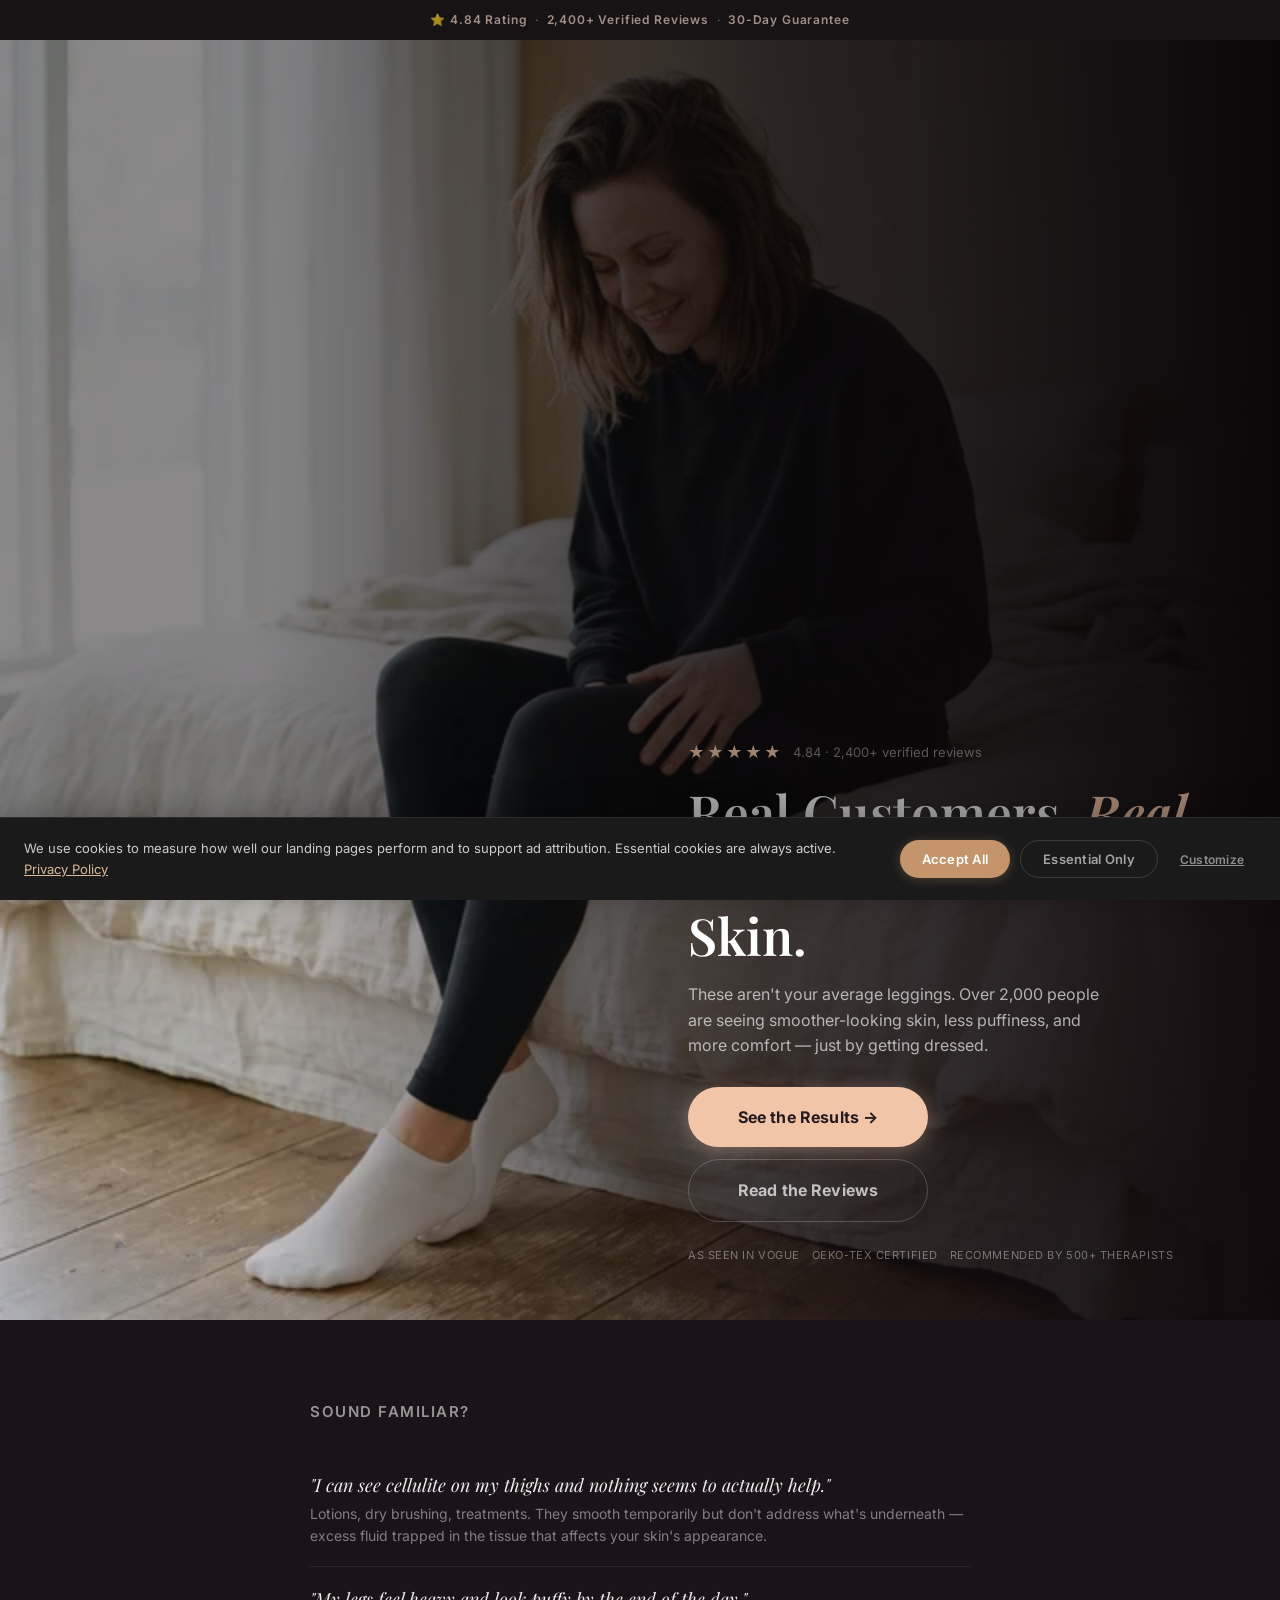
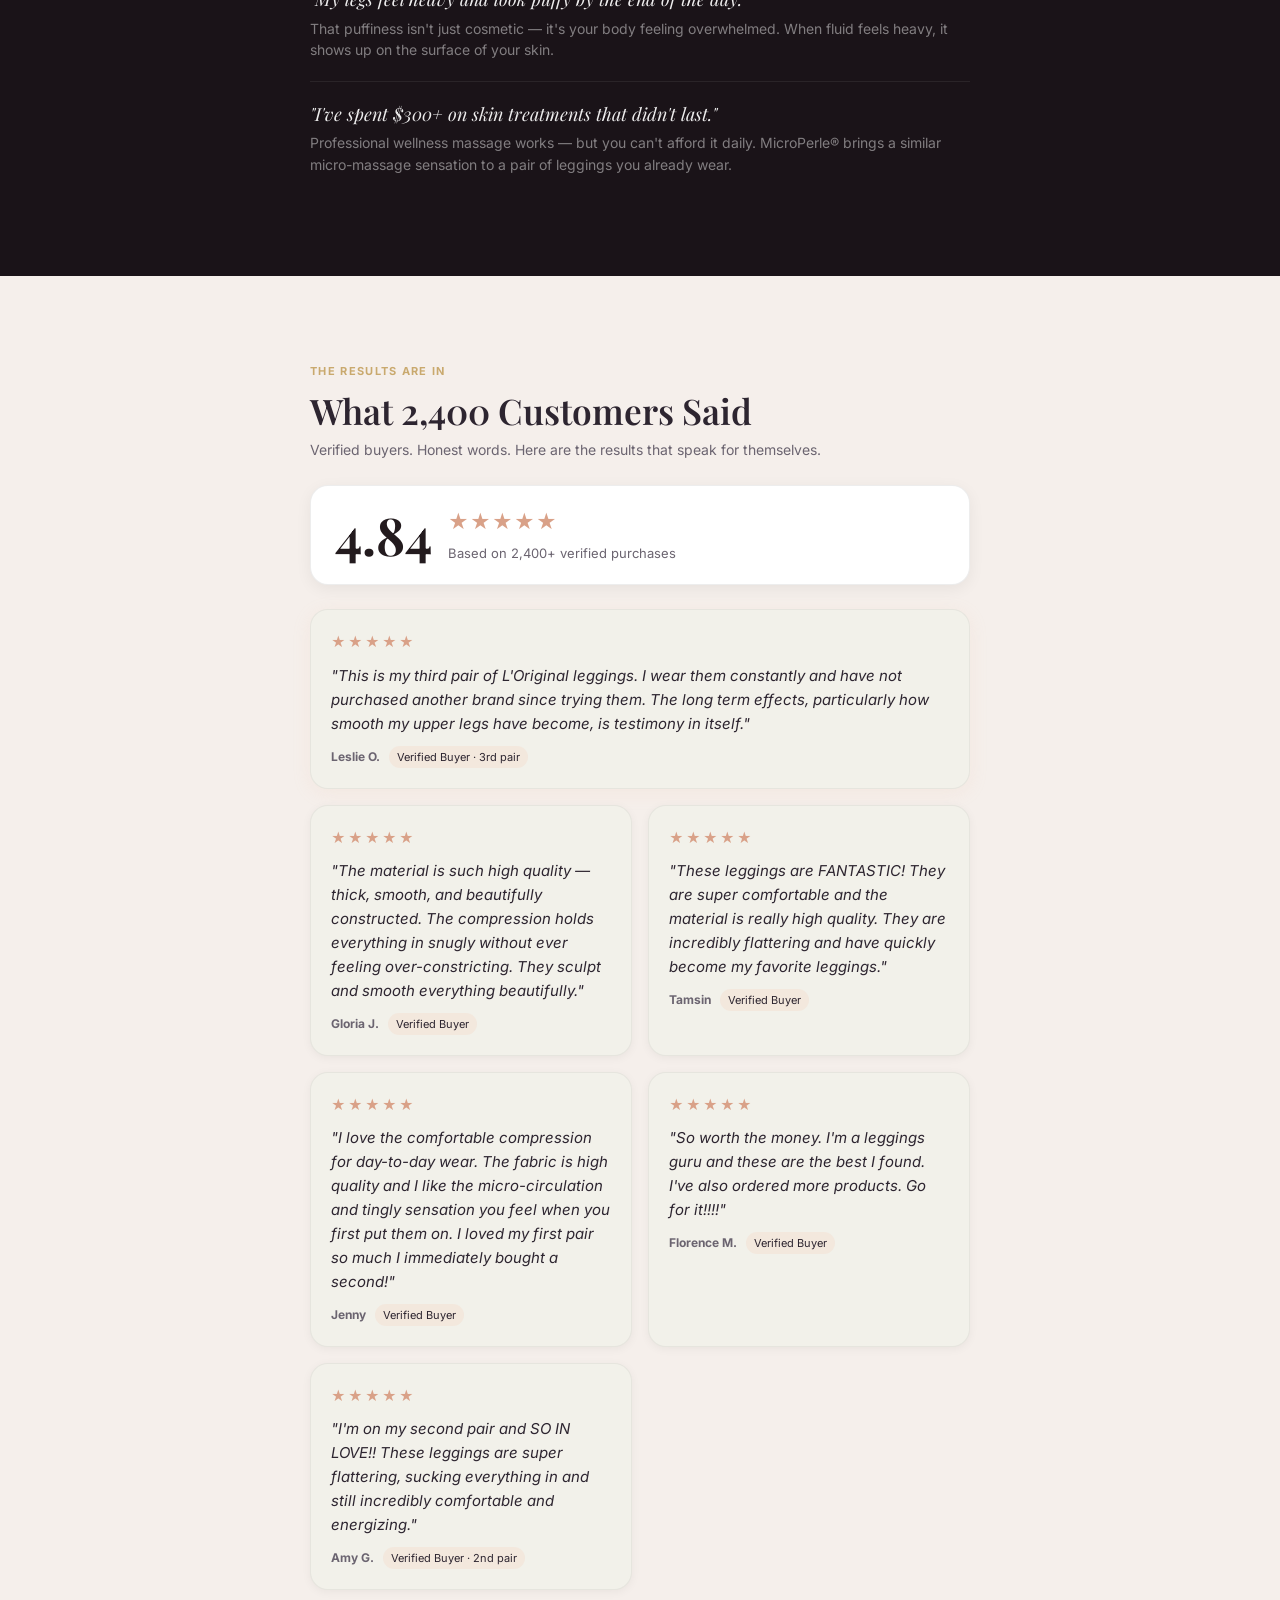
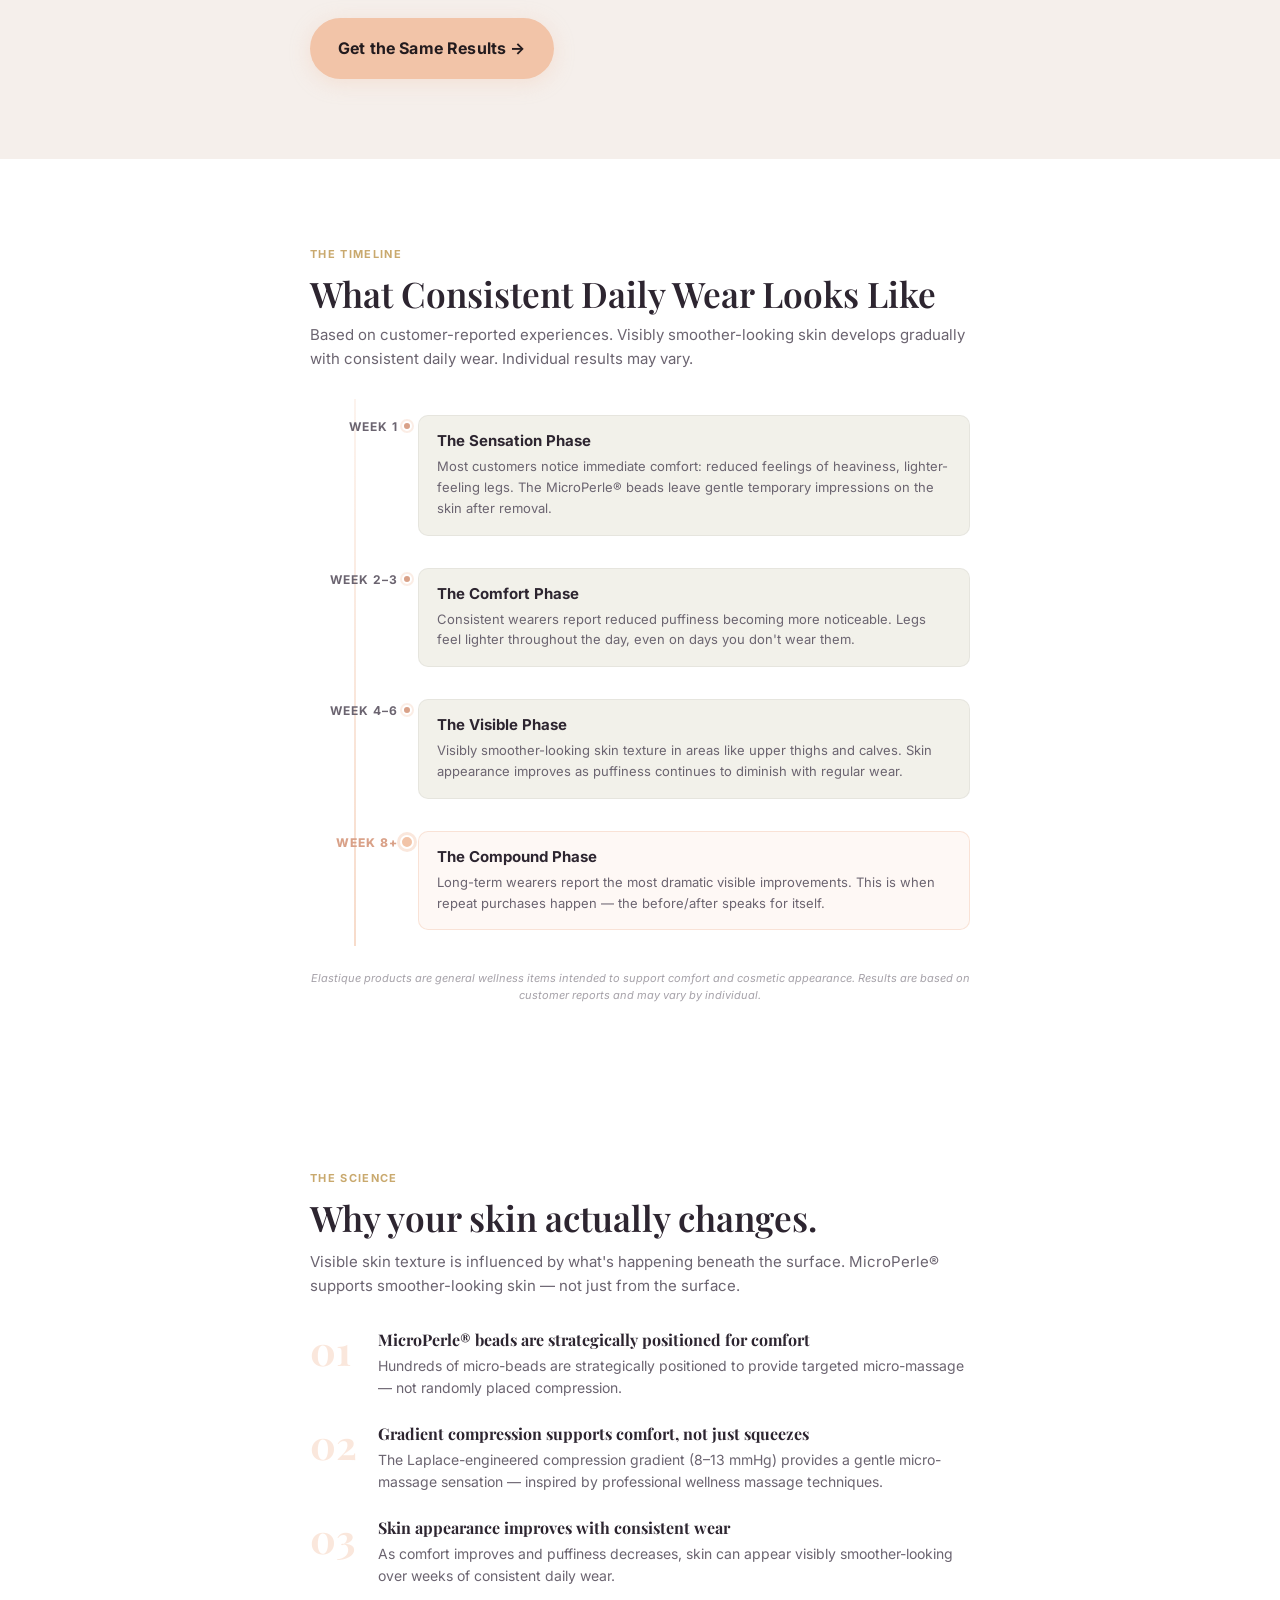
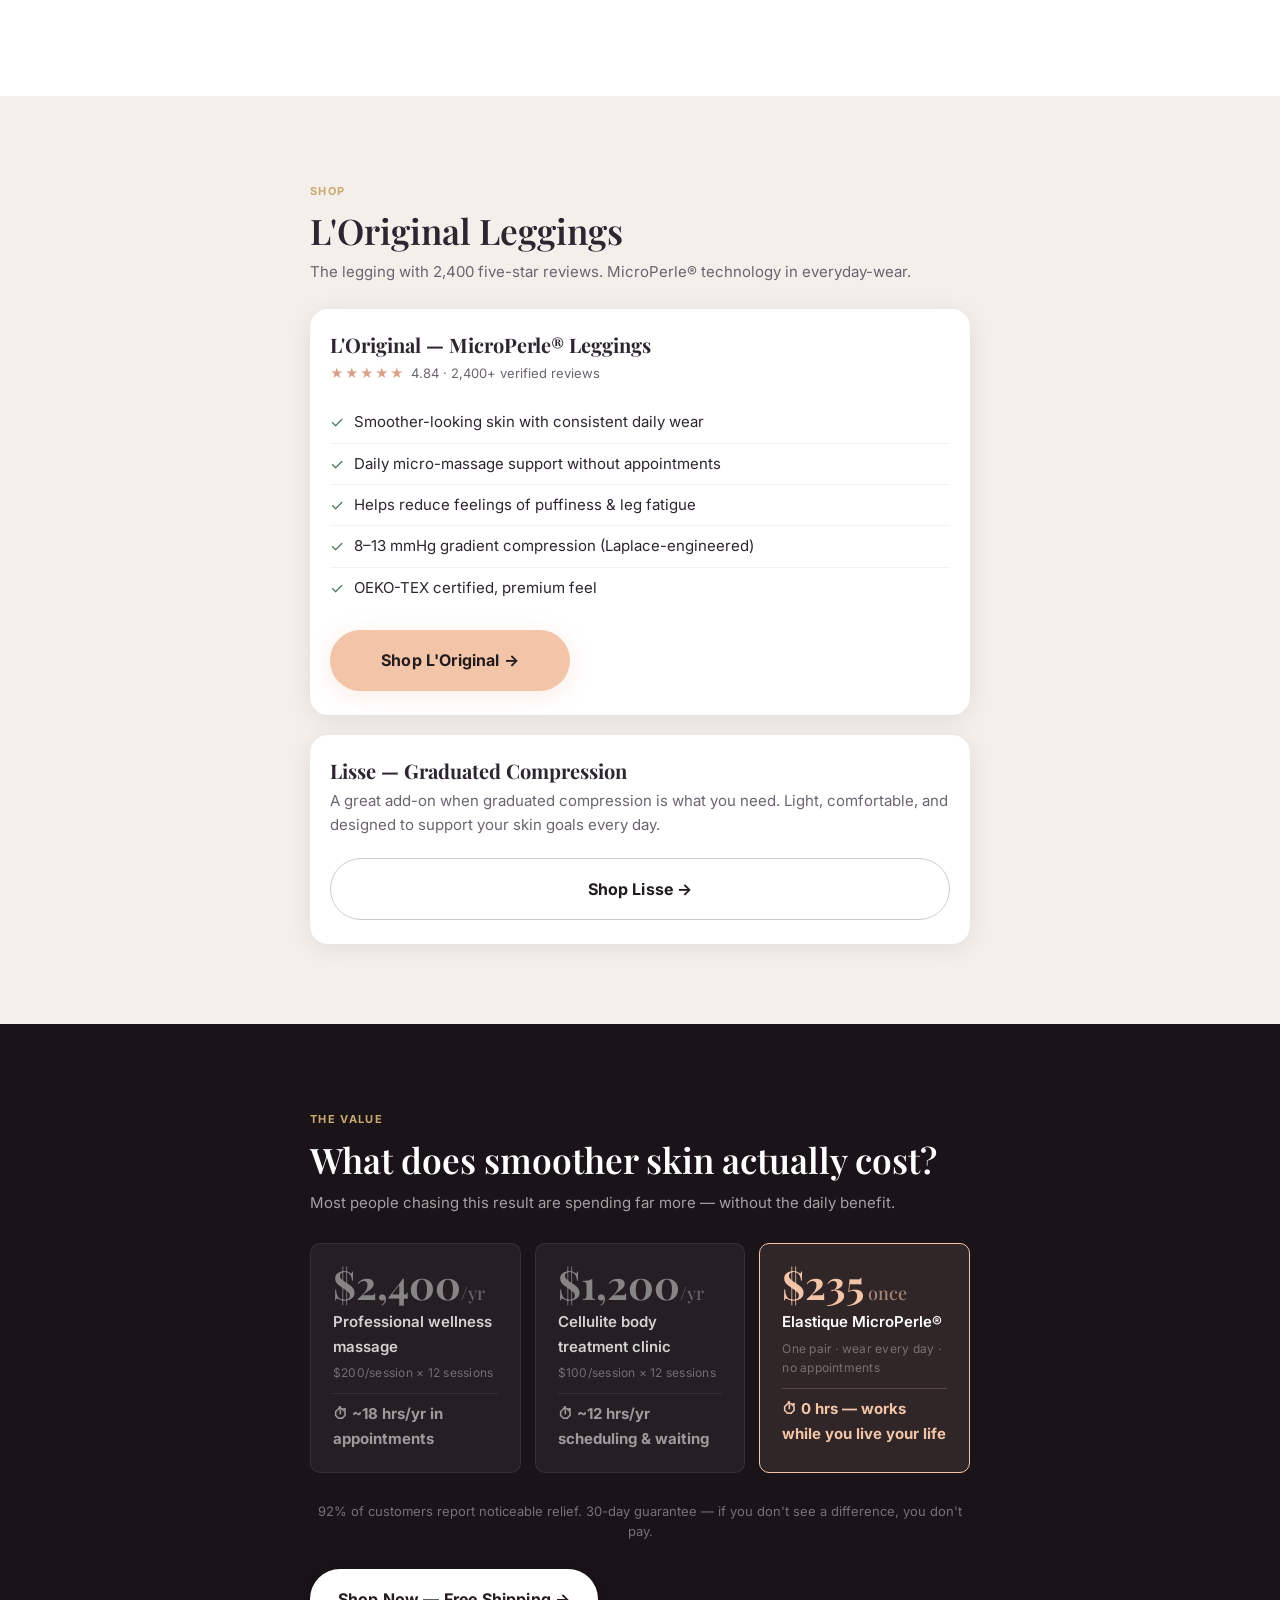
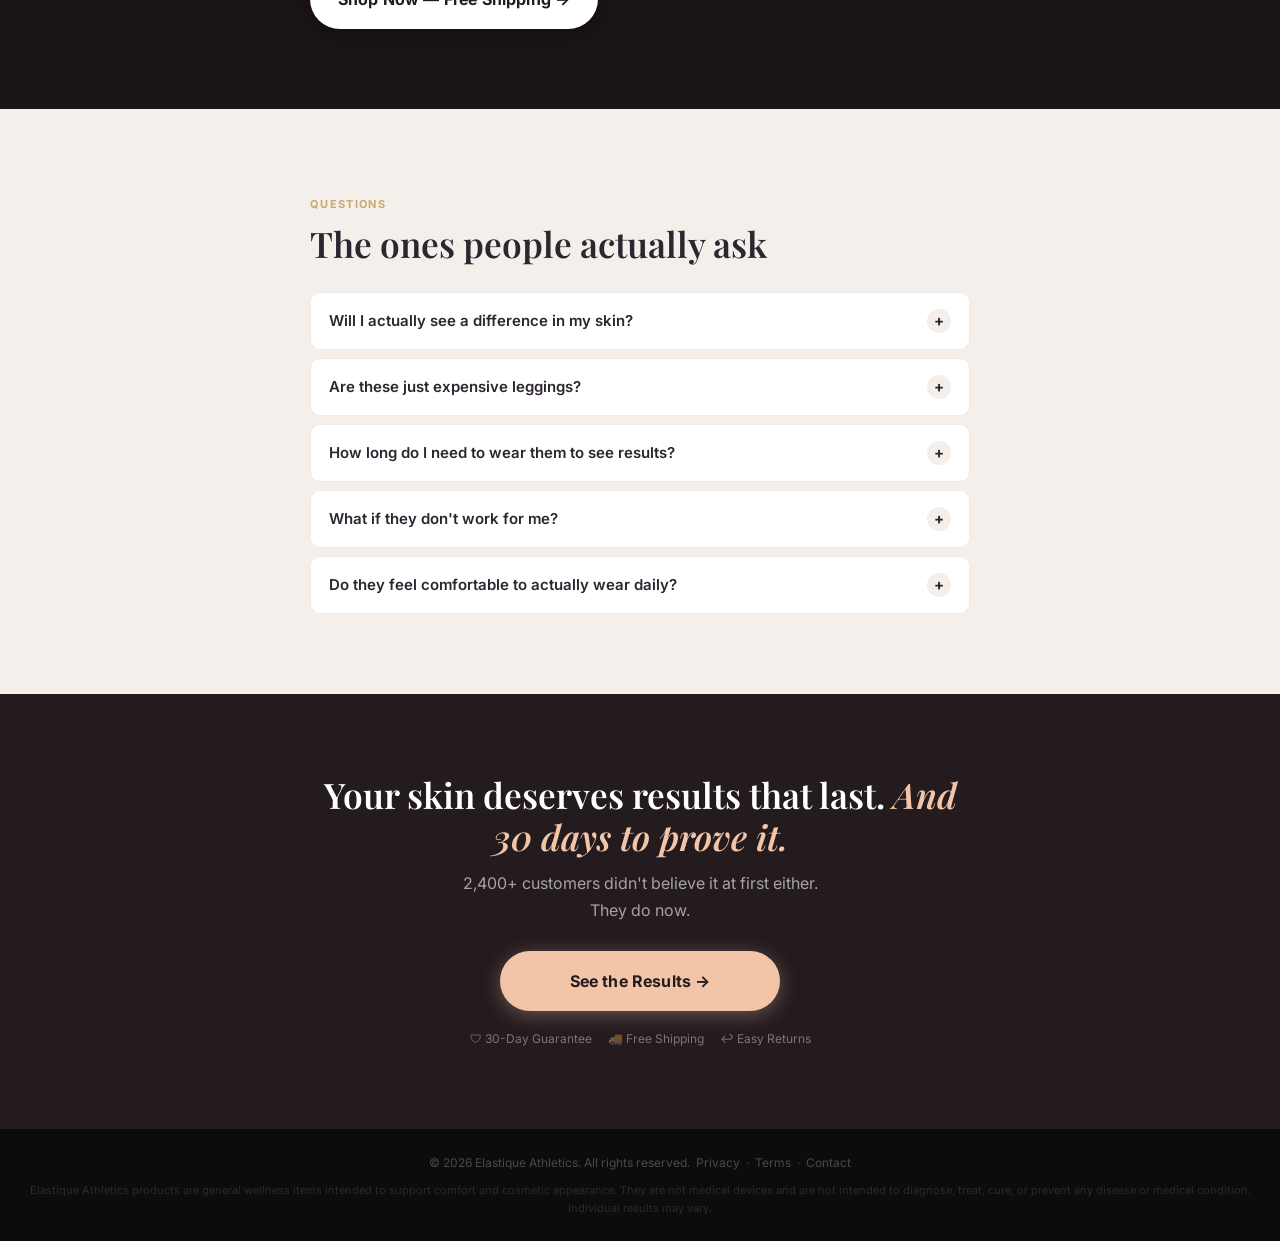
<file: social-proof-skin/index.html>
<!DOCTYPE html>
<html lang="en">
<head>
  <meta charset="UTF-8">
  <meta name="viewport" content="width=device-width, initial-scale=1.0">
  <title>Elastique — 2,000+ Reviews. Real Results. Smoother Skin.</title>
    <link rel="canonical" href="https://landing.elastiqueathletics.com/social-proof-skin">
  <meta name="description" content="Over 2,000 verified reviews and a 4.84★ rating. Real customers seeing smoother-looking skin, less puffiness, and more comfort. These aren't your average leggings.">
    <!-- Open Graph / Facebook -->
  <meta property="og:type" content="website">
  <meta property="og:url" content="https://landing.elastiqueathletics.com/social-proof-skin">
  <meta property="og:title" content="Elastique — 2,000+ Reviews. 4.84★ Average.">
  <meta property="og:description" content="Over 2,000 verified reviews. Real customers seeing smoother-looking skin, less puffiness, and more comfort.">
  <meta property="og:image" content="https://www.elastiqueathletics.com/cdn/shop/files/Logo_Final_Black_200x.png">
  <link rel="preconnect" href="https://fonts.googleapis.com">
  <link rel="preconnect" href="https://fonts.gstatic.com" crossorigin>
  <link href="https://fonts.googleapis.com/css2?family=Inter:wght@400;500;600;700&family=Playfair+Display:ital,wght@0,500;0,600;0,700;1,500&display=swap" rel="stylesheet">
  <link rel="stylesheet" href="skin.css">
</head>
<body>

<!-- ============================================
     TRUST BAR (sticky)
     ============================================ -->
<div class="trust-bar">
  <p>
    <span>⭐ 4.84 Rating</span>
    &nbsp;·&nbsp;
    <span>2,400+ Verified Reviews</span>
    &nbsp;·&nbsp;
    <span>30-Day Guarantee</span>
  </p>
</div>

<!-- ============================================
     SECTION 1 — HERO
     ============================================ -->
<section class="hero" id="hero">
  <div class="hero__img-wrap">
    <img
      src="assets/hero.webp"
      alt="Woman sitting on bed, wearing black Elastique leggings, expression of quiet satisfaction"
      class="hero__img"
      width="800"
      height="800"
      loading="eager"
    >
    <div class="hero__overlay"></div>
  </div>
  <div class="hero__content">
    <div class="hero__proof">
      <span class="hero__stars">★★★★★</span>
      <span>4.84 · 2,400+ verified reviews</span>
    </div>
    <h1>Real Customers. <em>Real Results.</em> Smoother Skin.</h1>
    <p class="hero__sub">
      These aren't your average leggings. Over 2,000 people are seeing smoother-looking skin, less puffiness, and more comfort — just by getting dressed.
    </p>
    <div class="hero__ctas">
      <a href="#shop" class="btn btn--primary" data-cta="hero-primary">See the Results →</a>
      <a href="#proof" class="btn btn--ghost" data-cta="hero-reviews">Read the Reviews</a>
    </div>
    <div class="hero__badges">
      <span>As seen in Vogue</span>
      <span>OEKO-TEX Certified</span>
      <span>Recommended by 500+ therapists</span>
    </div>
  </div>
</section>

<!-- ============================================
     SECTION 2 — IDENTITY MIRROR
     ============================================ -->
<section class="section mirror" id="mirror">
  <div class="inner fade-up">
    <p class="mirror__intro">Sound familiar?</p>

    <div class="mirror__item">
      <p class="mirror__lead">"I can see cellulite on my thighs and nothing seems to actually help."</p>
      <p class="mirror__detail">Lotions, dry brushing, treatments. They smooth temporarily but don't address what's underneath — excess fluid trapped in the tissue that affects your skin's appearance.</p>
    </div>

    <div class="mirror__item">
      <p class="mirror__lead">"My legs feel heavy and look puffy by the end of the day."</p>
      <p class="mirror__detail">That puffiness isn't just cosmetic — it's your body feeling overwhelmed. When fluid feels heavy, it shows up on the surface of your skin.</p>
    </div>

    <div class="mirror__item">
      <p class="mirror__lead">"I've spent $300+ on skin treatments that didn't last."</p>
      <p class="mirror__detail">Professional wellness massage works — but you can't afford it daily. MicroPerle® brings a similar micro-massage sensation to a pair of leggings you already wear.</p>
    </div>
  </div>
</section>

<!-- ============================================
     SECTION 3 — SOCIAL PROOF WALL (FEATURED)
     ============================================ -->
<section class="section section--alt proof-wall" id="proof">
  <div class="inner fade-up">
    <div class="section-header">
      <span class="label">The Results Are In</span>
      <h2>What 2,400 Customers Said</h2>
      <p class="sh-sub">Verified buyers. Honest words. Here are the results that speak for themselves.</p>
    </div>

    <div class="rating-summary">
      <div class="rating-summary__score">4.84</div>
      <div class="rating-summary__right">
        <div class="rating-summary__stars">★★★★★</div>
        <div class="rating-summary__count">Based on 2,400+ verified purchases</div>
      </div>
    </div>

    <div class="review-stack review-stack--asymmetric">
      <div class="review-card review-card--featured review-card--bone">
        <div class="review-card__stars">★★★★★</div>
        <p class="review-card__quote">"This is my third pair of L'Original leggings. I wear them constantly and have not purchased another brand since trying them. The long term effects, particularly how smooth my upper legs have become, is testimony in itself."</p>
        <p class="review-card__author">Leslie O. <span class="review-card__tag">Verified Buyer · 3rd pair</span></p>
      </div>

      <div class="review-card review-card--bone">
        <div class="review-card__stars">★★★★★</div>
        <p class="review-card__quote">"The material is such high quality — thick, smooth, and beautifully constructed. The compression holds everything in snugly without ever feeling over-constricting. They sculpt and smooth everything beautifully."</p>
        <p class="review-card__author">Gloria J. <span class="review-card__tag">Verified Buyer</span></p>
      </div>

      <div class="review-card review-card--bone">
        <div class="review-card__stars">★★★★★</div>
        <p class="review-card__quote">"These leggings are FANTASTIC! They are super comfortable and the material is really high quality. They are incredibly flattering and have quickly become my favorite leggings."</p>
        <p class="review-card__author">Tamsin <span class="review-card__tag">Verified Buyer</span></p>
      </div>

      <div class="review-card review-card--bone">
        <div class="review-card__stars">★★★★★</div>
        <p class="review-card__quote">"I love the comfortable compression for day-to-day wear. The fabric is high quality and I like the micro-circulation and tingly sensation you feel when you first put them on. I loved my first pair so much I immediately bought a second!"</p>
        <p class="review-card__author">Jenny <span class="review-card__tag">Verified Buyer</span></p>
      </div>

      <div class="review-card review-card--bone">
        <div class="review-card__stars">★★★★★</div>
        <p class="review-card__quote">"So worth the money. I'm a leggings guru and these are the best I found. I've also ordered more products. Go for it!!!!"</p>
        <p class="review-card__author">Florence M. <span class="review-card__tag">Verified Buyer</span></p>
      </div>

      <div class="review-card review-card--bone">
        <div class="review-card__stars">★★★★★</div>
        <p class="review-card__quote">"I'm on my second pair and SO IN LOVE!! These leggings are super flattering, sucking everything in and still incredibly comfortable and energizing."</p>
        <p class="review-card__author">Amy G. <span class="review-card__tag">Verified Buyer · 2nd pair</span></p>
      </div>
    </div>

    <a href="#shop" class="btn btn--primary" data-cta="proof-cta">Get the Same Results →</a>
  </div>
</section>

<!-- ============================================
     8-WEEK SKIN TEXTURE TRACKER
     ============================================ -->
<section class="section texture-tracker" id="tracker">
  <div class="inner fade-up">
    <span class="label">The Timeline</span>
    <h2>What Consistent Daily Wear Looks Like</h2>
    <p class="tracker__intro">Based on customer-reported experiences. Visibly smoother-looking skin develops gradually with consistent daily wear. Individual results may vary.</p>

    <div class="tracker-timeline">
      <div class="tracker-week">
        <div class="tracker-week__marker">Week 1</div>
        <div class="tracker-week__body">
          <h3>The Sensation Phase</h3>
          <p>Most customers notice immediate comfort: reduced feelings of heaviness, lighter-feeling legs. The MicroPerle® beads leave gentle temporary impressions on the skin after removal.</p>
        </div>
      </div>
      <div class="tracker-week">
        <div class="tracker-week__marker">Week 2–3</div>
        <div class="tracker-week__body">
          <h3>The Comfort Phase</h3>
          <p>Consistent wearers report reduced puffiness becoming more noticeable. Legs feel lighter throughout the day, even on days you don't wear them.</p>
        </div>
      </div>
      <div class="tracker-week">
        <div class="tracker-week__marker">Week 4–6</div>
        <div class="tracker-week__body">
          <h3>The Visible Phase</h3>
          <p>Visibly smoother-looking skin texture in areas like upper thighs and calves. Skin appearance improves as puffiness continues to diminish with regular wear.</p>
        </div>
      </div>
      <div class="tracker-week tracker-week--highlight">
        <div class="tracker-week__marker">Week 8+</div>
        <div class="tracker-week__body">
          <h3>The Compound Phase</h3>
          <p>Long-term wearers report the most dramatic visible improvements. This is when repeat purchases happen — the before/after speaks for itself.</p>
        </div>
      </div>
    </div>

    <p class="tracker__disclaimer">Elastique products are general wellness items intended to support comfort and cosmetic appearance. Results are based on customer reports and may vary by individual.</p>
  </div>
</section>

<!-- ============================================
     SECTION 4 — HOW IT WORKS
     ============================================ -->
<section class="section how-it-works" id="how">
  <div class="inner fade-up">
    <span class="label">The Science</span>
    <h2>Why your skin actually changes.</h2>
    <p class="how__intro">
      Visible skin texture is influenced by what's happening beneath the surface. MicroPerle® supports smoother-looking skin — not just from the surface.
    </p>

    <div class="steps">
      <div class="step">
        <div class="step__num">01</div>
        <div class="step__body">
          <h3 class="step__title">MicroPerle® beads are strategically positioned for comfort</h3>
          <p class="step__text">Hundreds of micro-beads are strategically positioned to provide targeted micro-massage — not randomly placed compression.</p>
        </div>
      </div>
      <div class="step">
        <div class="step__num">02</div>
        <div class="step__body">
          <h3 class="step__title">Gradient compression supports comfort, not just squeezes</h3>
          <p class="step__text">The Laplace-engineered compression gradient (8–13 mmHg) provides a gentle micro-massage sensation — inspired by professional wellness massage techniques.</p>
        </div>
      </div>
      <div class="step">
        <div class="step__num">03</div>
        <div class="step__body">
          <h3 class="step__title">Skin appearance improves with consistent wear</h3>
          <p class="step__text">As comfort improves and puffiness decreases, skin can appear visibly smoother-looking over weeks of consistent daily wear.</p>
        </div>
      </div>
    </div>
  </div>
</section>

<!-- ============================================
     SECTION 5 — PRODUCT REVEAL
     ============================================ -->
<section class="section product" id="shop">
  <div class="inner fade-up">
    <span class="label">Shop</span>
    <h2>L'Original Leggings</h2>
    <p class="product__sub">The legging with 2,400 five-star reviews. MicroPerle® technology in everyday-wear.</p>

    <div class="product-card">

      <div class="product-card__body">
        <h3 class="product-card__name">L'Original — MicroPerle® Leggings</h3>
        <div class="product-card__rating">
          <span class="stars">★★★★★</span>
          <span>4.84 · 2,400+ verified reviews</span>
        </div>
        <ul class="benefits">
          <li><span class="check">✓</span> Smoother-looking skin with consistent daily wear</li>
          <li><span class="check">✓</span> Daily micro-massage support without appointments</li>
          <li><span class="check">✓</span> Helps reduce feelings of puffiness &amp; leg fatigue</li>
          <li><span class="check">✓</span> 8–13 mmHg gradient compression (Laplace-engineered)</li>
          <li><span class="check">✓</span> OEKO-TEX certified, premium feel</li>
        </ul>
        <a href="https://elastiqueathletics.com/collections/leggings" class="btn btn--primary" data-cta="product-primary">Shop L'Original →</a>
      </div>
    </div>

    <div class="product-card" style="margin-top: 20px;">
      <div class="product-card__body">
        <h3 class="product-card__name">Lisse — Graduated Compression</h3>

        <p style="font-size: 15px; color: var(--text-light); margin-bottom: 20px;">A great add-on when graduated compression is what you need. Light, comfortable, and designed to support your skin goals every day.</p>
        <a href="https://elastiqueathletics.com/collections/leggings" class="btn btn--ghost" style="color: var(--black); border-color: rgba(0,0,0,0.2); width: 100%; display: block;" data-cta="product-lisse">Shop Lisse →</a>
      </div>
    </div>
  </div>
</section>

<!-- ============================================
     SECTION 6 — PRICE ANCHOR
     ============================================ -->
<section class="section anchor" id="value">
  <div class="inner fade-up">
    <span class="label">The Value</span>
    <h2>What does smoother skin actually cost?</h2>
    <p class="anchor__intro">
      Most people chasing this result are spending far more — without the daily benefit.
    </p>

    <div class="anchor-compare">
      <div class="anchor-row">
        <div class="anchor-row__annual">$2,400<span>/yr</span></div>
        <div class="anchor-row__label">Professional wellness massage</div>
        <div class="anchor-row__math">$200/session × 12 sessions</div>
        <div class="anchor-row__time">⏱ ~18 hrs/yr in appointments</div>
      </div>
      <div class="anchor-row">
        <div class="anchor-row__annual">$1,200<span>/yr</span></div>
        <div class="anchor-row__label">Cellulite body treatment clinic</div>
        <div class="anchor-row__math">$100/session × 12 sessions</div>
        <div class="anchor-row__time">⏱ ~12 hrs/yr scheduling &amp; waiting</div>
      </div>
      <div class="anchor-row anchor-row--highlight">
        <div class="anchor-row__annual">$235<span> once</span></div>
        <div class="anchor-row__label">Elastique MicroPerle®</div>
        <div class="anchor-row__math">One pair · wear every day · no appointments</div>
        <div class="anchor-row__time anchor-row__time--free">⏱ 0 hrs — works while you live your life</div>
      </div>
    </div>
    <p class="anchor-note">92% of customers report noticeable relief. 30-day guarantee — if you don't see a difference, you don't pay.</p>

    <br>
    <a href="#shop" class="btn btn--dark" data-cta="anchor-cta">Shop Now — Free Shipping →</a>
  </div>
</section>

<!-- ============================================
     SECTION 7 — FAQ
     ============================================ -->
<section class="section section--alt" id="faq">
  <div class="inner fade-up">
    <span class="label">Questions</span>
    <h2>The ones people actually ask</h2>
    <br>
    <div class="faq-list">
      <div class="faq-item">
        <button class="faq-q">
          <span>Will I actually see a difference in my skin?</span>
          <span class="faq-icon">+</span>
        </button>
        <div class="faq-a">
          <div class="faq-a__inner">Most customers notice reduced puffiness and heaviness within the first week. Visible skin texture improvement — particularly in areas like the thighs and upper legs — typically appears within 2–6 weeks of consistent daily wear. The 2,400+ reviews are full of before/after journals from customers tracking their progress.</div>
        </div>
      </div>

      <div class="faq-item">
        <button class="faq-q">
          <span>Are these just expensive leggings?</span>
          <span class="faq-icon">+</span>
        </button>
        <div class="faq-a">
          <div class="faq-a__inner">No — the price reflects patented MicroPerle® bead technology, OEKO-TEX certified materials, and Laplace-formula compression. Regular leggings compress uniformly. These are strategically designed to provide a gentle micro-massage sensation every time you wear them. The $235 investment replaces $200+ monthly treatment costs.</div>
        </div>
      </div>

      <div class="faq-item">
        <button class="faq-q">
          <span>How long do I need to wear them to see results?</span>
          <span class="faq-icon">+</span>
        </button>
        <div class="faq-a">
          <div class="faq-a__inner">Many customers feel the immediate difference on day one (reduced puffiness, lighter-feeling legs). For visible skin texture improvements, most people see meaningful change between weeks 2–8. The effect accumulates — the longer you wear them consistently, the more pronounced the improvement becomes.</div>
        </div>
      </div>

      <div class="faq-item">
        <button class="faq-q">
          <span>What if they don't work for me?</span>
          <span class="faq-icon">+</span>
        </button>
        <div class="faq-a">
          <div class="faq-a__inner">Every pair is backed by a 30-day satisfaction guarantee. If you wear them consistently for 30 days and don't notice a real difference, return them for a full refund — no questions, no hoops. We offer this because 92% of customers stay, and we're confident you'll be one of them.</div>
        </div>
      </div>

      <div class="faq-item">
        <button class="faq-q">
          <span>Do they feel comfortable to actually wear daily?</span>
          <span class="faq-icon">+</span>
        </button>
        <div class="faq-a">
          <div class="faq-a__inner">Yes — the most common feedback is that people forget they're wearing them. They're designed to feel like premium activewear, not a medical garment. The MicroPerle® beads leave tiny impressions on the skin after removal (like a light massage), which customers find deeply satisfying as proof the technology is working.</div>
        </div>
      </div>
    </div>
  </div>
</section>

<!-- ============================================
     SECTION 8 — FINAL CTA
     ============================================ -->
<section class="section final" id="final">
  <div class="inner fade-up">
    <h2>Your skin deserves results that last. <em>And 30 days to prove it.</em></h2>
    <p class="final__sub">
      2,400+ customers didn't believe it at first either. They do now.
    </p>
    <a href="#shop" class="btn btn--primary" style="min-width: 280px;" data-cta="final-cta">See the Results →</a>
    <div class="final__guarantee">
      <span>🛡 30-Day Guarantee</span>
      <span>🚚 Free Shipping</span>
      <span>↩ Easy Returns</span>
    </div>
  </div>
</section>

<!-- STICKY CTA (MOBILE) -->
<div class="sticky-cta" id="sticky-cta">
  <div class="sticky-cta__inner">
    <a href="#shop" class="btn btn--primary" data-cta="sticky-cta">See the Results → Free Shipping + 30-Day Guarantee</a>
  </div>
</div>


<!-- FOOTER -->
<div class="el-footer">
  <p>© 2026 Elastique Athletics. All rights reserved. &nbsp;<a href="https://www.elastiqueathletics.com/policies/privacy-policy">Privacy</a> &nbsp;·&nbsp; <a href="https://www.elastiqueathletics.com/policies/terms-of-service">Terms</a> &nbsp;·&nbsp; <a href="https://www.elastiqueathletics.com/pages/contact">Contact</a></p>
  <p style="margin-top:8px;font-size:11px;opacity:0.5;">Elastique Athletics products are general wellness items intended to support comfort and cosmetic appearance. They are not medical devices and are not intended to diagnose, treat, cure, or prevent any disease or medical condition. Individual results may vary.</p>
</div>

<script defer src="skin.js"></script>
<script defer src="../tracking/consent-banner.js"></script>
</body>
</html>
</file>
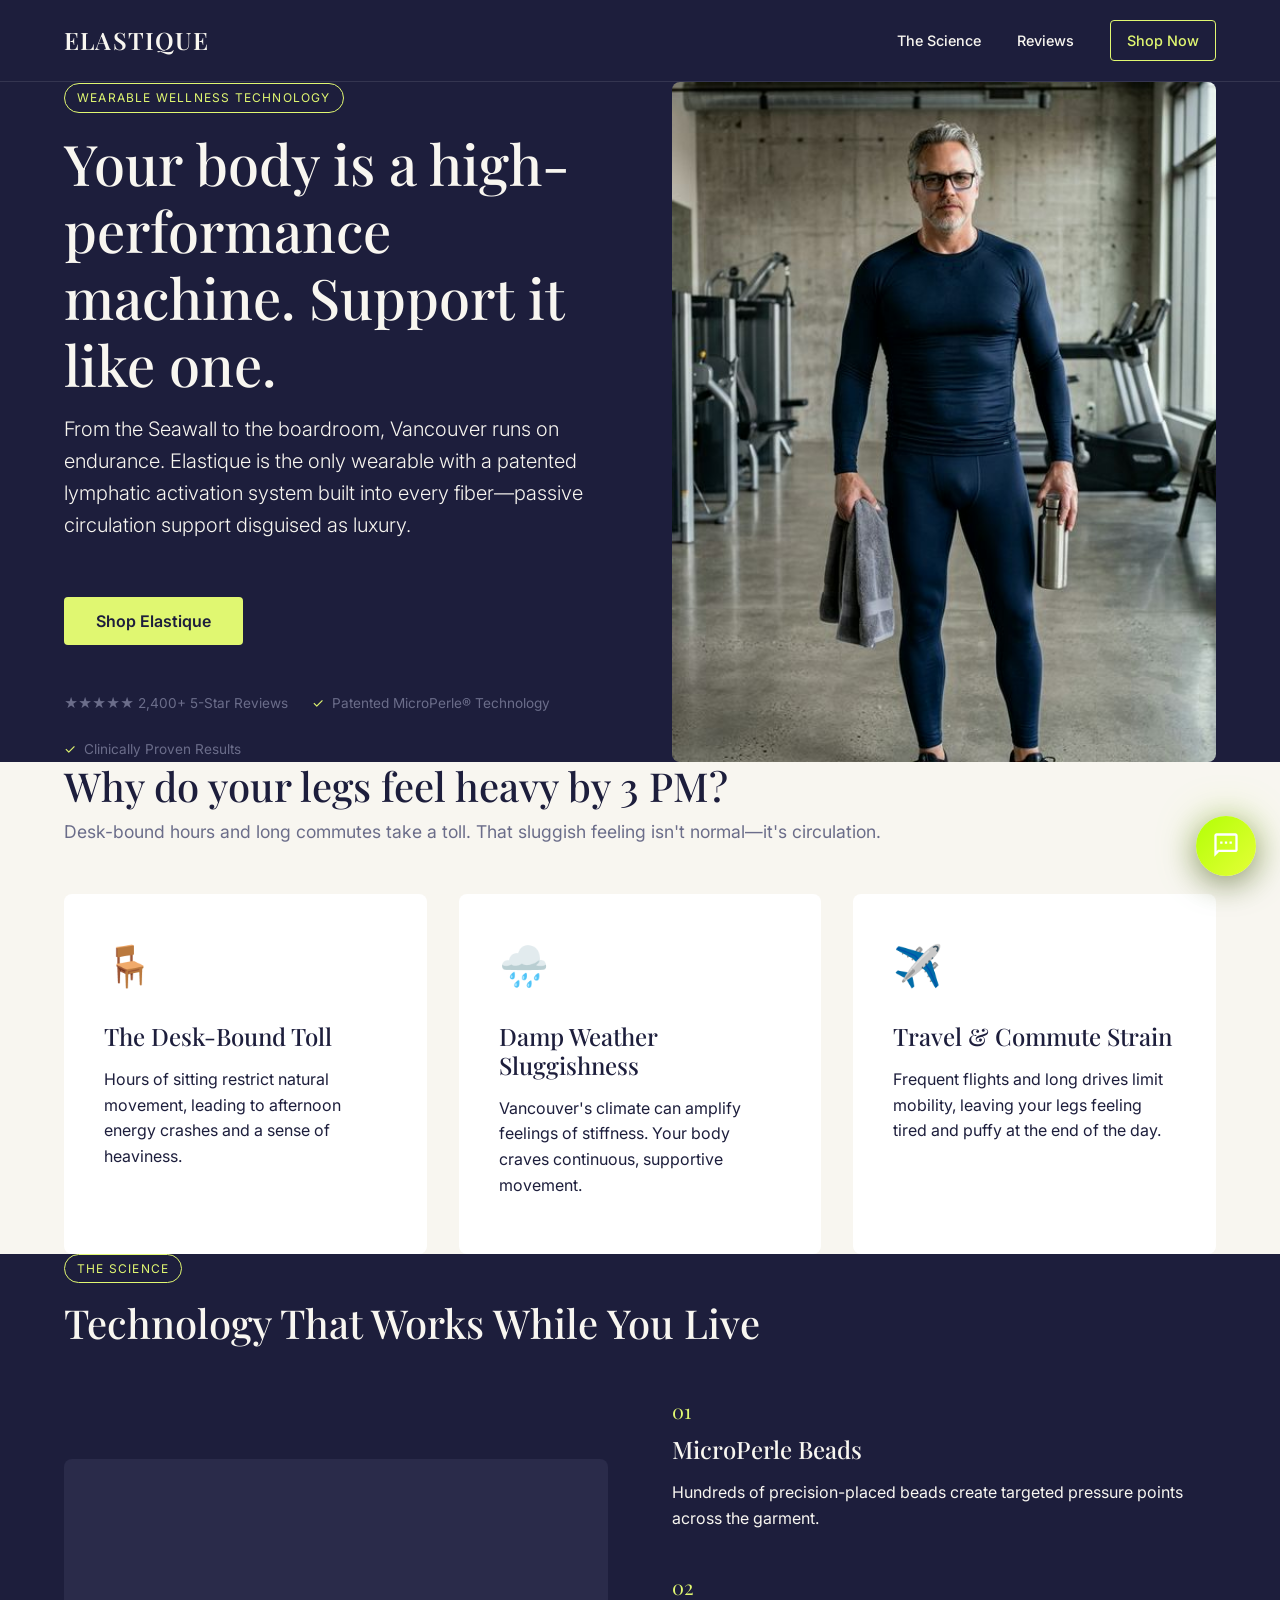
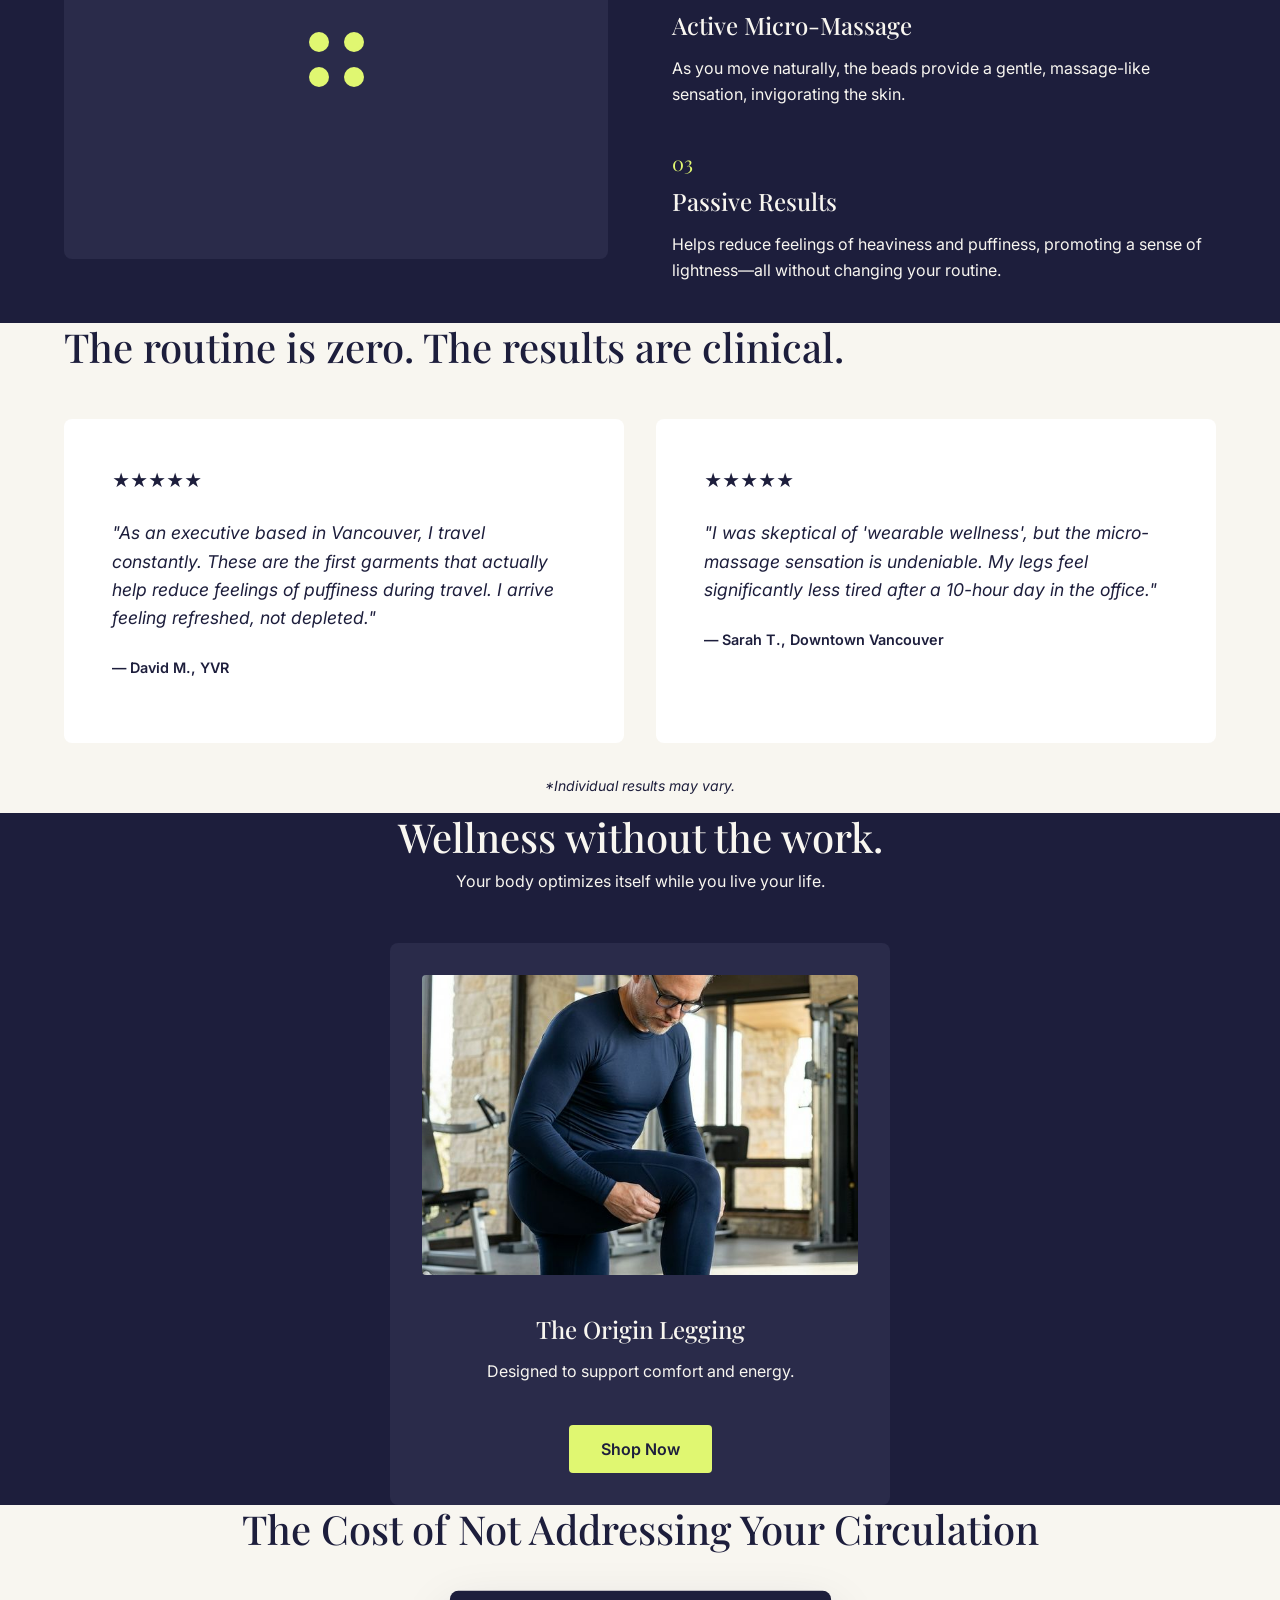
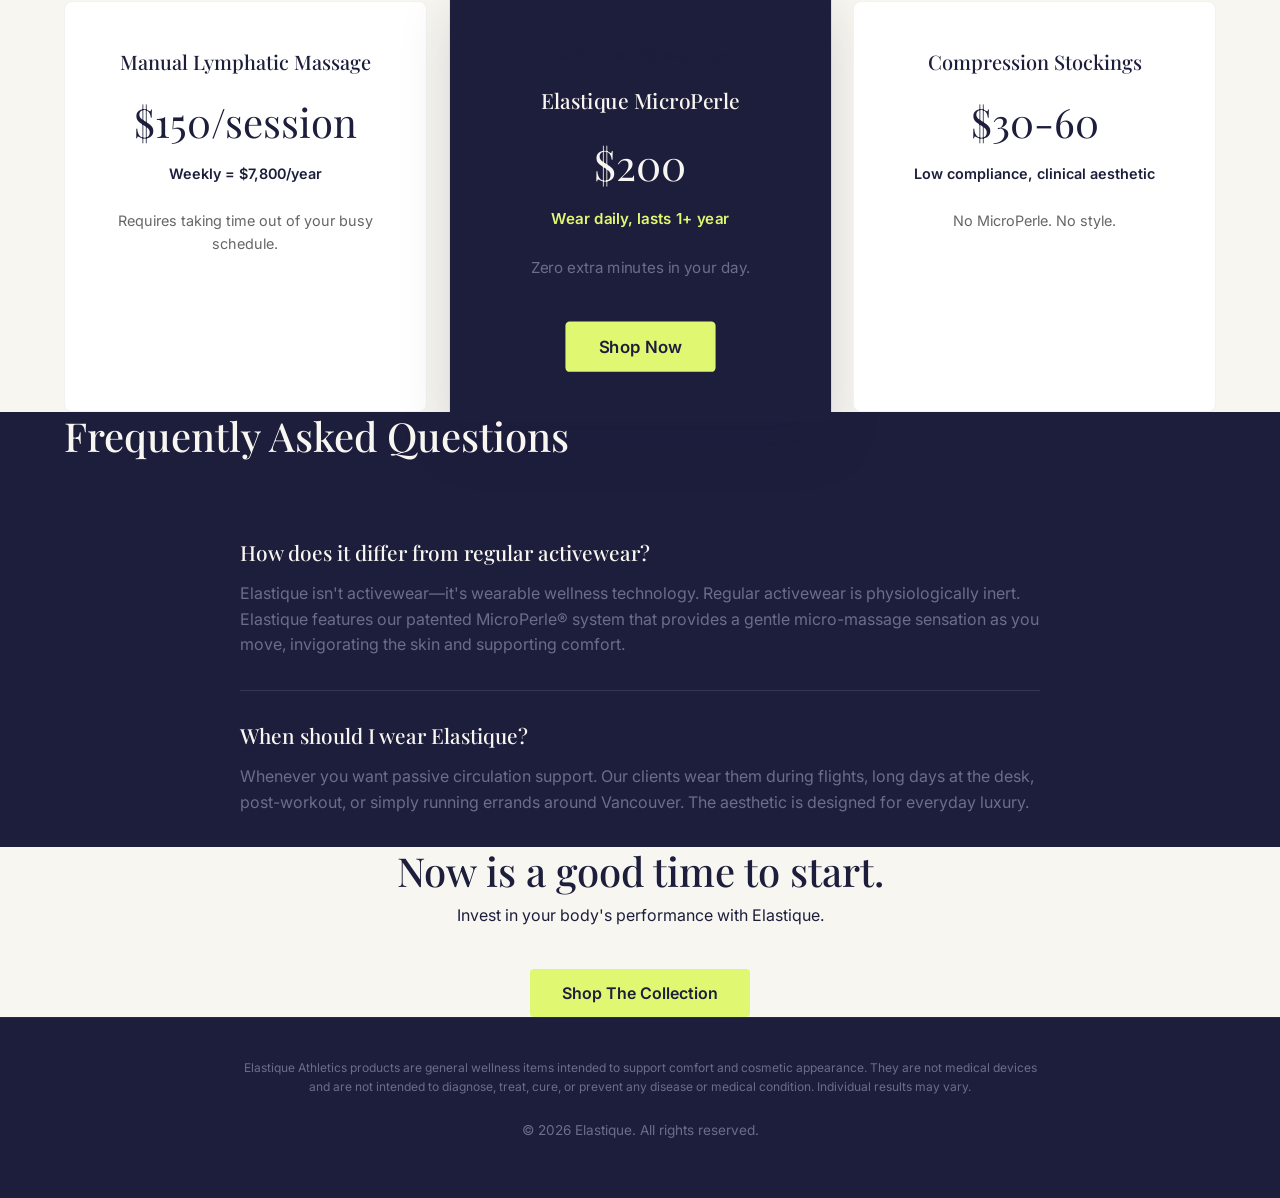
<file: vancouver/index.html>
<!DOCTYPE html>
<html lang="en">
<head>
    <meta charset="UTF-8">
    <meta name="viewport" content="width=device-width, initial-scale=1.0">
    <title>Vancouver's Premium Wearable Circulation Technology | Elastique</title>
    <meta name="description" content="Elastique brings patented MicroPerle technology to Vancouver. Wearable circulation support disguised as luxury, designed to help you feel lighter and more balanced.">
    <link rel="canonical" href="https://elastiqueathletics.com/vancouver">
    <link rel="stylesheet" href="styles.css">
</head>
<body>
    <header class="navbar">
        <div class="container">
            <div class="logo">ELASTIQUE</div>
            <nav>
                <a href="#science">The Science</a>
                <a href="#reviews">Reviews</a>
                <a href="#shop" class="cta-secondary">Shop Now</a>
            </nav>
        </div>
    </header>

    <!-- 1. HERO — Pattern-interrupt, identity-based -->
    <section class="hero section-dark">
        <div class="container hero-container">
            <div class="hero-content reveal">
                <span class="tag">WEARABLE WELLNESS TECHNOLOGY</span>
                <h1>Your body is a high-performance machine. Support it like one.</h1>
                <p class="hero-sub">From the Seawall to the boardroom, Vancouver runs on endurance. Elastique is the only wearable with a patented lymphatic activation system built into every fiber—passive circulation support disguised as luxury.</p>
                <a href="#shop" class="cta-primary" id="hero-cta-shop" data-campaign="vancouver">Shop Elastique</a>
                <div class="hero-proof">
                    <span>★★★★★ 2,400+ 5-Star Reviews</span>
                    <span>Patented MicroPerle® Technology</span>
                    <span>Clinically Proven Results</span>
                </div>
            </div>
            <div class="hero-image-wrapper reveal delay-1">
                <!-- Using the user's shared image -->
                <img src="assets/vancouver-hero.png" alt="Vancouver professional wearing Elastique" class="hero-image">
            </div>
        </div>
    </section>

    <!-- 2. PROBLEM — "Your body is telling you something" -->
    <section class="problem section-light">
        <div class="container">
            <div class="reveal">
                <h2>Why do your legs feel heavy by 3 PM?</h2>
                <p class="section-intro">Desk-bound hours and long commutes take a toll. That sluggish feeling isn't normal—it's circulation.</p>
            </div>
            <div class="problem-grid">
                <div class="problem-card reveal delay-1">
                    <div class="icon">🪑</div>
                    <h3>The Desk-Bound Toll</h3>
                    <p>Hours of sitting restrict natural movement, leading to afternoon energy crashes and a sense of heaviness.</p>
                </div>
                <div class="problem-card reveal delay-2">
                    <div class="icon">🌧️</div>
                    <h3>Damp Weather Sluggishness</h3>
                    <p>Vancouver's climate can amplify feelings of stiffness. Your body craves continuous, supportive movement.</p>
                </div>
                <div class="problem-card reveal delay-3">
                    <div class="icon">✈️</div>
                    <h3>Travel & Commute Strain</h3>
                    <p>Frequent flights and long drives limit mobility, leaving your legs feeling tired and puffy at the end of the day.</p>
                </div>
            </div>
        </div>
    </section>

    <!-- 3. SOLUTION — MicroPerle technology explanation -->
    <section id="science" class="solution section-dark">
        <div class="container">
            <span class="tag reveal">THE SCIENCE</span>
            <h2 class="reveal">Technology That Works While You Live</h2>
            <div class="solution-content">
                <div class="solution-visual reveal delay-1">
                    <div class="microperle-diagram">
                        <div class="bead"></div>
                        <div class="bead"></div>
                        <div class="bead"></div>
                        <div class="bead"></div>
                    </div>
                </div>
                <div class="solution-text">
                    <div class="step reveal">
                        <span class="step-num">01</span>
                        <h3>MicroPerle Beads</h3>
                        <p>Hundreds of precision-placed beads create targeted pressure points across the garment.</p>
                    </div>
                    <div class="step reveal delay-1">
                        <span class="step-num">02</span>
                        <h3>Active Micro-Massage</h3>
                        <p>As you move naturally, the beads provide a gentle, massage-like sensation, invigorating the skin.</p>
                    </div>
                    <div class="step reveal delay-2">
                        <span class="step-num">03</span>
                        <h3>Passive Results</h3>
                        <p>Helps reduce feelings of heaviness and puffiness, promoting a sense of lightness—all without changing your routine.</p>
                    </div>
                </div>
            </div>
        </div>
    </section>

    <!-- 4. SOCIAL PROOF — Testimonials + before/after -->
    <section id="reviews" class="proof section-light">
        <div class="container">
            <h2 class="reveal">The routine is zero. The results are clinical.</h2>
            <div class="testimonial-grid">
                <div class="testimonial-card reveal">
                    <div class="stars">★★★★★</div>
                    <p>"As an executive based in Vancouver, I travel constantly. These are the first garments that actually help reduce feelings of puffiness during travel. I arrive feeling refreshed, not depleted."</p>
                    <p class="author">— David M., YVR</p>
                </div>
                <div class="testimonial-card reveal delay-1">
                    <div class="stars">★★★★★</div>
                    <p>"I was skeptical of 'wearable wellness', but the micro-massage sensation is undeniable. My legs feel significantly less tired after a 10-hour day in the office."</p>
                    <p class="author">— Sarah T., Downtown Vancouver</p>
                </div>
            </div>
            <p style="text-align: center; font-style: italic; font-size: 0.875rem; color: var(--text-secondary); margin-top: 2rem;">*Individual results may vary.</p>
        </div>
    </section>

    <!-- 5. PRODUCT SHOWCASE -->
    <section id="shop" class="showcase section-dark">
        <div class="container center-text reveal">
            <h2>Wellness without the work.</h2>
            <p style="margin-bottom: 2rem;">Your body optimizes itself while you live your life.</p>
            <div class="product-grid">
                <div class="product-card">
                    <img class="product-image" src="assets/vancouver-product.png" alt="Origin Legging Compression Detail" loading="lazy">
                    <h3>The Origin Legging</h3>
                    <p>Designed to support comfort and energy.</p>
                    <a href="#" class="cta-primary" id="showcase-cta-buy" data-campaign="vancouver">Shop Now</a>
                </div>
            </div>
        </div>
    </section>

    <!-- 6. PRICE ANCHOR — Value comparison (not just price) -->
    <section class="pricing section-light">
        <div class="container">
            <h2 class="reveal center-text">The Cost of Not Addressing Your Circulation</h2>
            <div class="price-comparison">
                <div class="price-card reveal">
                    <h3>Manual Lymphatic Massage</h3>
                    <p class="price">$150/session</p>
                    <p class="frequency">Weekly = $7,800/year</p>
                    <p class="detail">Requires taking time out of your busy schedule.</p>
                </div>
                <div class="price-card featured reveal delay-1">
                    <span class="tag">PATENTED TECHNOLOGY</span>
                    <h3>Elastique MicroPerle</h3>
                    <p class="price">$200</p>
                    <p class="frequency">Wear daily, lasts 1+ year</p>
                    <p class="detail">Zero extra minutes in your day.</p>
                    <a href="#" class="cta-primary" id="pricing-cta-buy" data-campaign="vancouver">Shop Now</a>
                </div>
                <div class="price-card reveal delay-2">
                    <h3>Compression Stockings</h3>
                    <p class="price">$30-60</p>
                    <p class="frequency">Low compliance, clinical aesthetic</p>
                    <p class="detail">No MicroPerle. No style.</p>
                </div>
            </div>
        </div>
    </section>

    <!-- 7. FAQ -->
    <section class="faq section-dark">
        <div class="container">
            <h2 class="reveal">Frequently Asked Questions</h2>
            <div class="faq-list reveal delay-1">
                <div class="faq-item">
                    <h3>How does it differ from regular activewear?</h3>
                    <p>Elastique isn't activewear—it's wearable wellness technology. Regular activewear is physiologically inert. Elastique features our patented MicroPerle® system that provides a gentle micro-massage sensation as you move, invigorating the skin and supporting comfort.</p>
                </div>
                <div class="faq-item">
                    <h3>When should I wear Elastique?</h3>
                    <p>Whenever you want passive circulation support. Our clients wear them during flights, long days at the desk, post-workout, or simply running errands around Vancouver. The aesthetic is designed for everyday luxury.</p>
                </div>
            </div>
        </div>
    </section>

    <!-- 8. FINAL CTA -->
    <section class="final-cta section-light">
        <div class="container center-text reveal">
            <h2>Now is a good time to start.</h2>
            <p>Invest in your body's performance with Elastique.</p>
            <a href="#shop" class="cta-primary" id="final-cta-shop" data-campaign="vancouver">Shop The Collection</a>
        </div>
    </section>

    <footer class="global-footer section-dark">
        <div class="container">
            <p class="disclaimer">Elastique Athletics products are general wellness items intended to support comfort and cosmetic appearance. They are not medical devices and are not intended to diagnose, treat, cure, or prevent any disease or medical condition. Individual results may vary.</p>
            <p class="copyright">© 2026 Elastique. All rights reserved.</p>
        </div>
    </footer>

    <script src="script.js"></script>

    <!-- AI Chatbot Widget -->
    <link rel="stylesheet" href="chat-widget.css">
    <script src="chat-widget.js"
      data-api-url="http://localhost:3001"
      data-bot-name="Elastique Assistant"
      data-accent-color="#B2FF05"
      data-position="bottom-right"
      data-welcome-message="Hi! Do you have any questions about Elastique's MicroPerle technology?"
      data-theme="dark">
    </script>
</body>
</html>
</file>
<file: cold-traffic/cold-traffic.css>
/* ============================================
   ELASTIQUE — COLD TRAFFIC CSS
   ============================================ */

:root {
  --black: #231B1E;
  --deep: #1a1318;
  --charcoal: #2d2530;
  --white: #ffffff;
  --cream: #EFEAE6;
  --warm-gray: #DDD8D4;
  --text: #2d2530;
  --text-light: #6b6470;
  --accent: #E4F685;
  --accent-dark: #c8da60;
  --accent-light: #eef8a0;
  --accent-purple: #9784F6;
  --success: #4a7a5a;
  --r: 10px;
  --rl: 18px;
  --t: 0.3s cubic-bezier(0.4, 0, 0.2, 1);
  --max: 520px;
}

*, *::before, *::after { box-sizing: border-box; margin: 0; padding: 0; }
html { scroll-behavior: smooth; -webkit-text-size-adjust: 100%; }
body {
  font-family: 'Inter', -apple-system, sans-serif;
  color: var(--text);
  background: var(--white);
  line-height: 1.65;
  -webkit-font-smoothing: antialiased;
  overflow-x: hidden;
}
img { max-width: 100%; height: auto; display: block; }
a { color: inherit; text-decoration: none; }

/* --- Typography --- */
h1, h2, h3 { font-family: 'Playfair Display', Georgia, serif; font-weight: 600; line-height: 1.2; }
h1 { font-size: clamp(2rem, 6vw, 3.2rem); }
h2 { font-size: clamp(1.5rem, 4vw, 2.2rem); }
h3 { font-size: clamp(1rem, 2.5vw, 1.2rem); }

/* --- Layout --- */
.section { padding: 56px 20px; }
.section--alt { background: var(--cream); }
.section--dark { background: var(--deep); color: var(--white); }
.inner { max-width: var(--max); margin: 0 auto; }
.label {
  display: inline-block;
  font-size: 11px;
  font-weight: 700;
  letter-spacing: 0.12em;
  text-transform: uppercase;
  color: #839618;
  margin-bottom: 10px;
}

/* ============================================
   TRUST BAR (sticky top)
   ============================================ */
.trust-bar {
  position: sticky;
  top: 0;
  z-index: 200;
  background: var(--black);
  padding: 10px 16px;
  text-align: center;
}
.trust-bar p {
  font-size: 12px;
  color: rgba(255,255,255,0.65);
  letter-spacing: 0.07em;
}
.trust-bar span { color: var(--accent-light); font-weight: 600; }

/* ============================================
   HERO
   ============================================ */
.hero {
  background: var(--black);
  position: relative;
  overflow: hidden;
  min-height: 100svh;
  display: flex;
  flex-direction: column;
}

.hero__img-wrap {
  position: relative;
  width: 100%;
  flex: 1;
  min-height: 300px;
}

.hero__img {
  width: 100%;
  height: 100%;
  object-fit: cover;
  object-position: center top;
  display: block;
  opacity: 0.75;
}

.hero__overlay {
  position: absolute;
  inset: 0;
  background: linear-gradient(to bottom,
    rgba(17,17,16,0) 30%,
    rgba(17,17,16,0.9) 75%,
    rgba(17,17,16,1) 100%
  );
}

.hero__content {
  position: relative;
  z-index: 2;
  padding: 0 24px 48px;
  background: var(--black);
}

.hero__proof {
  display: inline-flex;
  align-items: center;
  gap: 8px;
  margin-bottom: 16px;
  font-size: 13px;
  color: rgba(255,255,255,0.5);
}

.hero__proof-num {
  font-family: 'Playfair Display', serif;
  font-size: 18px;
  font-weight: 700;
  color: var(--accent-light);
}

.hero h1 {
  color: var(--white);
  margin-bottom: 16px;
}

.hero h1 em {
  font-style: italic;
  color: var(--accent-light);
}

.hero__sub {
  font-size: 16px;
  color: rgba(255,255,255,0.65);
  line-height: 1.6;
  margin-bottom: 28px;
  max-width: 420px;
}

/* --- Buttons --- */
.btn {
  display: inline-flex;
  align-items: center;
  justify-content: center;
  width: 100%;
  padding: 17px 28px;
  font-family: 'Inter', sans-serif;
  font-size: 16px;
  font-weight: 700;
  border: none;
  border-radius: 50px;
  cursor: pointer;
  transition: var(--t);
  text-align: center;
  letter-spacing: 0.01em;
}
.btn--primary {
  background: var(--accent);
  color: var(--black);
  box-shadow: 0 4px 20px rgba(228,246,133,0.35);
}
.btn--primary:hover {
  background: var(--accent-dark);
  transform: translateY(-2px);
  box-shadow: 0 6px 28px rgba(228,246,133,0.45);
}
.btn--ghost {
  background: transparent;
  color: rgba(255,255,255,0.7);
  border: 1.5px solid rgba(255,255,255,0.2);
  margin-top: 12px;
}
.btn--ghost:hover {
  border-color: var(--accent);
  color: var(--accent);
}
.btn--dark {
  background: var(--white);
  color: var(--black);
  box-shadow: 0 4px 20px rgba(0,0,0,0.25);
}
.btn--dark:hover {
  background: var(--cream);
  transform: translateY(-2px);
}

/* ============================================
   VITALITY STRIP (Pattern Interrupt)
   ============================================ */
.vitality-strip {
  background: var(--accent);
  padding: 18px 20px;
  text-align: center;
}
.vitality-strip__inner {
  max-width: var(--max);
  margin: 0 auto;
  display: flex;
  flex-direction: column;
  gap: 4px;
}
.vitality-strip__headline {
  font-family: 'Inter', sans-serif;
  font-size: 16px;
  font-weight: 700;
  color: var(--black);
  letter-spacing: 0.02em;
}
.vitality-strip__sub {
  font-size: 13px;
  color: rgba(35, 27, 30, 0.65);
  font-weight: 500;
}

/* ============================================
   IDENTITY MIRROR
   ============================================ */
.mirror { background: var(--deep); }
.mirror__intro {
  font-size: 15px;
  color: rgba(255,255,255,0.55);
  margin-bottom: 28px;
  text-transform: uppercase;
  letter-spacing: 0.1em;
  font-weight: 600;
}
.mirror__item {
  padding: 20px 0;
  border-bottom: 1px solid rgba(255,255,255,0.07);
}
.mirror__item:last-child { border-bottom: none; }
.mirror__lead {
  font-family: 'Playfair Display', serif;
  font-size: 18px;
  font-style: italic;
  color: rgba(255,255,255,0.92);
  margin-bottom: 6px;
  line-height: 1.35;
}
.mirror__detail {
  font-size: 14px;
  color: rgba(255,255,255,0.45);
  line-height: 1.55;
}

/* ============================================
   SOCIAL PROOF WALL
   ============================================ */
.proof-wall .section-header {
  margin-bottom: 24px;
}
.proof-wall h2 { margin-bottom: 6px; }
.proof-wall .sh-sub {
  font-size: 14px;
  color: var(--text-light);
}
.review-stack {
  display: flex;
  flex-direction: column;
  gap: 14px;
  margin-bottom: 28px;
}
.review-card {
  background: var(--white);
  border: 1px solid rgba(0,0,0,0.07);
  border-radius: var(--rl);
  padding: 20px;
  box-shadow: 0 2px 10px rgba(0,0,0,0.05);
  transition: var(--t);
}
.review-card:hover { transform: translateY(-2px); box-shadow: 0 4px 18px rgba(0,0,0,0.08); }
.review-card__stars { color: var(--accent-dark); font-size: 14px; letter-spacing: 2px; margin-bottom: 10px; }
.review-card__quote {
  font-size: 15px;
  font-style: italic;
  line-height: 1.6;
  color: var(--text);
  margin-bottom: 10px;
}
.review-card__author { font-size: 12px; font-weight: 700; color: var(--text-light); }
.review-card__tag {
  display: inline-block;
  margin-left: 6px;
  font-size: 11px;
  font-weight: 400;
  color: var(--charcoal);
  background: rgba(228,246,133,0.25);
  padding: 2px 8px;
  border-radius: 50px;
}

/* ============================================
   COMPARISON HOOK
   ============================================ */
.comparison h2 { margin-bottom: 10px; }
.comparison__intro {
  font-size: 15px;
  color: var(--text-light);
  margin-bottom: 28px;
  line-height: 1.6;
}
.comp-img {
  width: 100%;
  border-radius: var(--r);
  margin-bottom: 24px;
  box-shadow: 0 8px 32px rgba(0,0,0,0.2);
}
.comp-table {
  border-radius: var(--rl);
  overflow: hidden;
  border: 1px solid rgba(0,0,0,0.08);
  margin-bottom: 24px;
}
.comp-table__header {
  display: grid;
  grid-template-columns: 1fr 1fr;
}
.comp-header-cell {
  padding: 12px 16px;
  font-size: 12px;
  font-weight: 700;
  text-transform: uppercase;
  letter-spacing: 0.08em;
  text-align: center;
}
.comp-header-cell--regular { background: #f0ece7; color: var(--text-light); }
.comp-header-cell--mp { background: var(--accent); color: var(--black); }
.comp-row {
  display: grid;
  grid-template-columns: 1fr 1fr;
  border-top: 1px solid rgba(0,0,0,0.06);
}
.comp-cell {
  padding: 10px 16px;
  font-size: 14px;
  line-height: 1.4;
  display: flex;
  align-items: flex-start;
  gap: 6px;
}
.comp-cell--regular { background: #faf8f5; color: var(--text-light); }
.comp-cell--mp { background: #fff; color: var(--text); font-weight: 500; }
.comp-check { color: var(--success); flex-shrink: 0; }
.comp-x { color: #b07070; flex-shrink: 0; }

/* ============================================
   PRODUCT REVEAL
   ============================================ */
.product { background: var(--cream); }
.product h2 { margin-bottom: 8px; }
.product__sub {
  font-size: 15px;
  color: var(--text-light);
  margin-bottom: 24px;
}
.product-card {
  background: var(--white);
  border-radius: var(--rl);
  overflow: hidden;
  box-shadow: 0 4px 24px rgba(0,0,0,0.08);
}
.product-card__img {
  width: 100%;
  aspect-ratio: 4/3;
  object-fit: cover;
  object-position: center top;
}
.product-card__body { padding: 24px 20px; }
.product-card__name { font-size: 20px; font-weight: 700; margin-bottom: 6px; }
.product-card__rating {
  display: flex;
  align-items: center;
  gap: 6px;
  font-size: 13px;
  color: var(--text-light);
  margin-bottom: 18px;
}
.product-card__rating .stars { color: var(--accent); letter-spacing: 1px; }
.benefits {
  list-style: none;
  margin-bottom: 22px;
}
.benefits li {
  display: flex;
  align-items: flex-start;
  gap: 10px;
  font-size: 15px;
  padding: 9px 0;
  border-bottom: 1px solid rgba(0,0,0,0.05);
  line-height: 1.4;
}
.benefits li:last-child { border-bottom: none; }
.benefits .check { color: var(--success); flex-shrink: 0; font-size: 16px; }

/* ============================================
   PRICE ANCHOR
   ============================================ */
.anchor { background: var(--deep); }
.anchor h2 { color: var(--white); margin-bottom: 10px; }
.anchor__intro { font-size: 15px; color: rgba(255,255,255,0.6); margin-bottom: 28px; line-height: 1.6; }
.anchor-compare {
  display: flex;
  flex-direction: column;
  gap: 12px;
  margin-bottom: 28px;
}
.anchor-row {
  display: flex;
  flex-direction: column;
  background: rgba(255,255,255,0.05);
  border: 1px solid rgba(255,255,255,0.08);
  border-radius: var(--r);
  padding: 20px 22px;
}
.anchor-row--highlight {
  background: rgba(228,246,133,0.1);
  border-color: var(--accent);
}
.anchor-row__annual {
  font-family: 'Playfair Display', serif;
  font-size: 40px;
  font-weight: 700;
  color: rgba(255,255,255,0.45);
  line-height: 1;
  margin-bottom: 6px;
}
.anchor-row__annual span {
  font-size: 18px;
  font-weight: 500;
  color: rgba(255,255,255,0.3);
}
.anchor-row--highlight .anchor-row__annual { color: var(--accent); }
.anchor-row--highlight .anchor-row__annual span { color: rgba(228,246,133,0.6); }
.anchor-row__label {
  font-size: 15px;
  font-weight: 600;
  color: rgba(255,255,255,0.8);
  margin-bottom: 4px;
}
.anchor-row--highlight .anchor-row__label { color: var(--white); }
.anchor-row__math {
  font-size: 12px;
  color: rgba(255,255,255,0.35);
  letter-spacing: 0.02em;
  margin-bottom: 6px;
}
.anchor-row__time {
  font-size: 15px;
  font-weight: 700;
  color: rgba(255,255,255,0.55);
  letter-spacing: 0.01em;
  border-top: 1px solid rgba(255,255,255,0.08);
  padding-top: 8px;
  margin-top: 4px;
}
.anchor-row__time--free {
  color: var(--accent);
  border-top-color: rgba(228,246,133,0.2);
}
.anchor-note { font-size: 13px; color: rgba(255,255,255,0.4); text-align: center; line-height: 1.6; }

/* ============================================
   FAQ
   ============================================ */
.faq-list { display: flex; flex-direction: column; gap: 8px; }
.faq-item {
  background: var(--white);
  border-radius: var(--r);
  border: 1px solid rgba(0,0,0,0.07);
  overflow: hidden;
}
.faq-item.is-open { box-shadow: 0 2px 12px rgba(0,0,0,0.06); }
.faq-q {
  display: flex;
  align-items: center;
  justify-content: space-between;
  width: 100%;
  padding: 16px 18px;
  font-family: 'Inter', sans-serif;
  font-size: 15px;
  font-weight: 600;
  color: var(--text);
  background: none;
  border: none;
  cursor: pointer;
  text-align: left;
  gap: 12px;
}
.faq-icon {
  flex-shrink: 0;
  width: 24px;
  height: 24px;
  border-radius: 50%;
  background: var(--cream);
  display: flex;
  align-items: center;
  justify-content: center;
  font-size: 15px;
  color: var(--accent);
  font-weight: 700;
  transition: var(--t);
}
.faq-item.is-open .faq-icon { background: var(--accent); color: var(--black); transform: rotate(45deg); }
.faq-a { max-height: 0; overflow: hidden; transition: max-height 0.35s ease; }
.faq-a__inner { padding: 0 18px 18px; font-size: 14px; color: var(--text-light); line-height: 1.7; }

/* ============================================
   FINAL CTA
   ============================================ */
.final { background: var(--black); text-align: center; }
.final h2 { color: var(--white); margin-bottom: 12px; }
.final h2 em { font-style: italic; color: var(--accent); }
.final__sub { font-size: 16px; color: rgba(255,255,255,0.6); margin-bottom: 28px; max-width: 380px; margin-left: auto; margin-right: auto; line-height: 1.65; }
.final__guarantee {
  margin-top: 18px;
  display: flex;
  align-items: center;
  justify-content: center;
  gap: 16px;
  flex-wrap: wrap;
  font-size: 12px;
  color: rgba(255,255,255,0.4);
}
.final__guarantee span { display: flex; align-items: center; gap: 5px; }

/* ============================================
   FOOTER
   ============================================ */
.el-footer {
  background: #0d0c0b;
  color: rgba(255,255,255,0.25);
  padding: 24px 20px;
  text-align: center;
  font-size: 12px;
}
/* ============================================
   STICKY CTA (MOBILE)
   ============================================ */
.sticky-cta {
  position: fixed;
  bottom: 0;
  left: auto;
  right: 0;
  width: auto;
  padding: 12px 20px 12px 24px;
  background: rgba(255,255,255,0.95);
  backdrop-filter: blur(8px);
  box-shadow: 0 -4px 16px rgba(0,0,0,0.08);
  z-index: 100;
  transform: translateY(100%);
  transition: transform 0.4s cubic-bezier(0.16, 1, 0.3, 1);
  display: flex;
  justify-content: flex-end;
  border-radius: 16px 0 0 0;
}
.sticky-cta.is-visible {
  transform: translateY(0);
}
.sticky-cta__inner {
  width: 100%;
  max-width: var(--max);
}
.sticky-cta .btn {
  padding: 14px 24px;
  font-size: 15px;
}
@media (min-width: 768px) {
  .sticky-cta { display: none; }
}




/* ============================================
   HOVER EFFECTS
   ============================================ */
.el-footer a:hover { color: var(--accent-dark); }

/* ============================================
   ANIMATIONS
   ============================================ */
.fade-up {
  opacity: 0;
  transform: translateY(22px);
  transition: opacity 0.65s ease, transform 0.65s ease;
}
.fade-up.is-visible { opacity: 1; transform: translateY(0); }

/* ============================================
   MOBILE (≤600px)
   ============================================ */
@media (max-width: 600px) {
  .trust-bar { padding: 8px 12px; }
  .trust-bar p { font-size: 10px; letter-spacing: 0.03em; white-space: normal; line-height: 1.5; }
  .comp-cell { font-size: 12px; padding: 8px 10px; }
  .comp-header-cell { font-size: 10px; padding: 10px 8px; }
}

/* ============================================
   DESKTOP (768px+)
   ============================================ */
@media (min-width: 768px) {
  .section { padding: 80px 32px; }
  :root { --max: 660px; }

  .hero { min-height: 100svh; flex-direction: row; }
  .hero__img-wrap { flex: 1; min-height: auto; }
  .hero__overlay {
    background: linear-gradient(to right,
      rgba(17,17,16,0) 20%,
      rgba(17,17,16,0.7) 60%,
      rgba(17,17,16,1) 100%
    );
  }
  .hero__content {
    position: absolute;
    right: 0;
    bottom: 0;
    width: 50%;
    padding: 48px 48px 56px;
    background: transparent;
  }

  .btn { width: auto; min-width: 240px; }
  .hero__ctas { display: flex; flex-direction: column; align-items: flex-start; }
  .btn--ghost { width: auto; }

  .review-stack { display: grid; grid-template-columns: 1fr 1fr; gap: 16px; }

  .anchor-compare { display: grid; grid-template-columns: 1fr 1fr 1fr; gap: 14px; }
}
</file>
<file: endurance/endurance.css>
/* ============================================
   ELASTIQUE — ENDURANCE LANDING PAGE CSS
   ============================================ */

:root {
  --black: #231B1E;
  --deep: #1a1318;
  --charcoal: #2d2530;
  --white: #ffffff;
  --cream: #EFEAE6;
  --warm-gray: #DDD8D4;
  --text: #2d2530;
  --text-light: #6b6470;
  --accent: #E4F685;
  --accent-dark: #c8da60;
  --accent-light: #eef8a0;
  --accent-purple: #9784F6;
  --success: #4a7a5a;
  --r: 10px;
  --rl: 18px;
  --t: 0.3s cubic-bezier(0.4, 0, 0.2, 1);
  --max: 520px;
}

*, *::before, *::after { box-sizing: border-box; margin: 0; padding: 0; }
html { scroll-behavior: smooth; -webkit-text-size-adjust: 100%; }
body {
  font-family: 'Inter', -apple-system, sans-serif;
  color: var(--text);
  background: var(--white);
  line-height: 1.65;
  -webkit-font-smoothing: antialiased;
  overflow-x: hidden;
}
img { max-width: 100%; height: auto; display: block; }
a { color: inherit; text-decoration: none; }

/* --- Typography --- */
h1, h2, h3 { font-family: 'Playfair Display', Georgia, serif; font-weight: 600; line-height: 1.2; }
h1 { font-size: clamp(2rem, 6vw, 3.2rem); }
h2 { font-size: clamp(1.5rem, 4vw, 2.2rem); }
h3 { font-size: clamp(1rem, 2.5vw, 1.2rem); }

/* --- Layout --- */
.section { padding: 56px 20px; }
.section--alt { background: var(--cream); }
.section--dark { background: var(--deep); color: var(--white); }
.inner { max-width: var(--max); margin: 0 auto; }
.label {
  display: inline-block;
  font-size: 11px;
  font-weight: 700;
  letter-spacing: 0.12em;
  text-transform: uppercase;
  color: #839618;
  margin-bottom: 10px;
}

/* ============================================
   TRUST BAR (sticky top)
   ============================================ */
.trust-bar {
  position: sticky;
  top: 0;
  z-index: 200;
  background: var(--black);
  padding: 10px 16px;
  text-align: center;
}
.trust-bar p {
  font-size: 12px;
  color: rgba(255,255,255,0.65);
  letter-spacing: 0.07em;
}
.trust-bar span { color: var(--accent-light); font-weight: 600; }

/* ============================================
   HERO
   ============================================ */
.hero {
  background: var(--black);
  position: relative;
  overflow: hidden;
  min-height: 100svh;
  display: flex;
  flex-direction: column;
}

.hero__img-wrap {
  position: relative;
  width: 100%;
  flex: 1;
  min-height: 300px;
}

.hero__img {
  width: 100%;
  height: 100%;
  object-fit: cover;
  object-position: center top;
  display: block;
  opacity: 0.75;
}

.hero__overlay {
  position: absolute;
  inset: 0;
  background: linear-gradient(to bottom,
    rgba(17,17,16,0) 30%,
    rgba(17,17,16,0.9) 75%,
    rgba(17,17,16,1) 100%
  );
}

.hero__content {
  position: relative;
  z-index: 2;
  padding: 0 24px 48px;
  background: var(--black);
}

.hero__proof {
  display: inline-flex;
  align-items: center;
  gap: 8px;
  margin-bottom: 16px;
  font-size: 13px;
  color: rgba(255,255,255,0.5);
}

.hero__proof-num {
  font-family: 'Playfair Display', serif;
  font-size: 18px;
  font-weight: 700;
  color: var(--accent-light);
}

.hero h1 {
  color: var(--white);
  margin-bottom: 16px;
}

.hero h1 em {
  font-style: italic;
  color: var(--accent-light);
}

.hero__sub {
  font-size: 16px;
  color: rgba(255,255,255,0.65);
  line-height: 1.6;
  margin-bottom: 28px;
  max-width: 420px;
}

.hero__logos {
  margin-top: 24px;
  font-size: 11px;
  color: rgba(255,255,255,0.6);
  display: flex;
  align-items: center;
  justify-content: flex-start;
  gap: 16px;
  letter-spacing: 0.05em;
  text-transform: uppercase;
  flex-wrap: wrap;
}

/* --- Buttons --- */
.btn {
  display: inline-flex;
  align-items: center;
  justify-content: center;
  width: 100%;
  padding: 17px 28px;
  font-family: 'Inter', sans-serif;
  font-size: 16px;
  font-weight: 700;
  border: none;
  border-radius: 50px;
  cursor: pointer;
  transition: var(--t);
  text-align: center;
  letter-spacing: 0.01em;
}
.btn--primary {
  background: var(--accent);
  color: var(--black);
  box-shadow: 0 4px 20px rgba(228,246,133,0.35);
}
.btn--primary:hover {
  background: var(--accent-dark);
  transform: translateY(-2px);
  box-shadow: 0 6px 28px rgba(228,246,133,0.45);
}
.btn--ghost {
  background: transparent;
  color: rgba(255,255,255,0.7);
  border: 1.5px solid rgba(255,255,255,0.2);
  margin-top: 12px;
}
.btn--ghost:hover {
  border-color: var(--accent);
  color: var(--accent);
}
.btn--dark {
  background: var(--white);
  color: var(--black);
  box-shadow: 0 4px 20px rgba(0,0,0,0.25);
}
.btn--dark:hover {
  background: var(--cream);
  transform: translateY(-2px);
}

/* ============================================
   IDENTITY MIRROR
   ============================================ */
.mirror { background: var(--deep); }
.mirror__intro {
  font-size: 15px;
  color: rgba(255,255,255,0.55);
  margin-bottom: 28px;
  text-transform: uppercase;
  letter-spacing: 0.1em;
  font-weight: 600;
}
.mirror__item {
  padding: 20px 0;
  border-bottom: 1px solid rgba(255,255,255,0.07);
}
.mirror__item:last-child { border-bottom: none; }
.mirror__lead {
  font-family: 'Playfair Display', serif;
  font-size: 18px;
  font-style: italic;
  color: rgba(255,255,255,0.92);
  margin-bottom: 6px;
  line-height: 1.35;
}
.mirror__detail {
  font-size: 14px;
  color: rgba(255,255,255,0.45);
  line-height: 1.55;
}

/* ============================================
   SOCIAL PROOF WALL
   ============================================ */
.proof-wall .section-header {
  margin-bottom: 24px;
}
.proof-wall h2 { margin-bottom: 6px; }
.proof-wall .sh-sub {
  font-size: 14px;
  color: var(--text-light);
}
.review-stack {
  display: flex;
  flex-direction: column;
  gap: 14px;
  margin-bottom: 28px;
}
.review-card {
  background: var(--white);
  border: 1px solid rgba(0,0,0,0.07);
  border-radius: var(--rl);
  padding: 20px;
  box-shadow: 0 2px 10px rgba(0,0,0,0.05);
  transition: var(--t);
}
.review-card:hover { transform: translateY(-2px); box-shadow: 0 4px 18px rgba(0,0,0,0.08); }
.review-card__stars { color: var(--accent-dark); font-size: 14px; letter-spacing: 2px; margin-bottom: 10px; }
.review-card__quote {
  font-size: 15px;
  font-style: italic;
  line-height: 1.6;
  color: var(--text);
  margin-bottom: 10px;
}
.review-card__author { font-size: 12px; font-weight: 700; color: var(--text-light); }
.review-card__tag {
  display: inline-block;
  margin-left: 6px;
  font-size: 11px;
  font-weight: 400;
  color: var(--charcoal);
  background: rgba(228,246,133,0.25);
  padding: 2px 8px;
  border-radius: 50px;
}

/* ============================================
   COMPARISON HOOK
   ============================================ */
.comparison h2 { margin-bottom: 10px; }
.comparison__intro {
  font-size: 15px;
  color: var(--text-light);
  margin-bottom: 28px;
  line-height: 1.6;
}
.comp-img {
  width: 100%;
  border-radius: var(--r);
  margin-bottom: 24px;
  box-shadow: 0 8px 32px rgba(0,0,0,0.2);
}
.comp-table {
  border-radius: var(--rl);
  overflow: hidden;
  border: 1px solid rgba(0,0,0,0.08);
  margin-bottom: 24px;
}
.comp-table__header {
  display: grid;
  grid-template-columns: 1fr 1fr;
}
.comp-header-cell {
  padding: 12px 16px;
  font-size: 12px;
  font-weight: 700;
  text-transform: uppercase;
  letter-spacing: 0.08em;
  text-align: center;
}
.comp-header-cell--regular { background: #f0ece7; color: var(--text-light); }
.comp-header-cell--mp { background: var(--accent); color: var(--black); }
.comp-row {
  display: grid;
  grid-template-columns: 1fr 1fr;
  border-top: 1px solid rgba(0,0,0,0.06);
}
.comp-cell {
  padding: 10px 16px;
  font-size: 14px;
  line-height: 1.4;
  display: flex;
  align-items: flex-start;
  gap: 6px;
}
.comp-cell--regular { background: #faf8f5; color: var(--text-light); }
.comp-cell--mp { background: #fff; color: var(--text); font-weight: 500; }
.comp-check { color: var(--success); flex-shrink: 0; }
.comp-x { color: #b07070; flex-shrink: 0; }

/* ============================================
   PRODUCT REVEAL
   ============================================ */
.product { background: var(--cream); }
.product h2 { margin-bottom: 8px; }
.product__sub {
  font-size: 15px;
  color: var(--text-light);
  margin-bottom: 24px;
}
.product-card {
  background: var(--white);
  border-radius: var(--rl);
  overflow: hidden;
  box-shadow: 0 4px 24px rgba(0,0,0,0.08);
}
.product-card__img {
  width: 100%;
  aspect-ratio: 4/3;
  object-fit: cover;
  object-position: center top;
}
.product-card__body { padding: 24px 20px; }
.product-card__name { font-size: 20px; font-weight: 700; margin-bottom: 6px; }
.product-card__rating {
  display: flex;
  align-items: center;
  gap: 6px;
  font-size: 13px;
  color: var(--text-light);
  margin-bottom: 18px;
}
.product-card__rating .stars { color: var(--accent); letter-spacing: 1px; }
.benefits {
  list-style: none;
  margin-bottom: 22px;
}
.benefits li {
  display: flex;
  align-items: flex-start;
  gap: 10px;
  font-size: 15px;
  padding: 9px 0;
  border-bottom: 1px solid rgba(0,0,0,0.05);
  line-height: 1.4;
}
.benefits li:last-child { border-bottom: none; }
.benefits .check { color: var(--success); flex-shrink: 0; font-size: 16px; }

/* ============================================
   PRICE ANCHOR
   ============================================ */
.anchor { background: var(--deep); }
.anchor h2 { color: var(--white); margin-bottom: 10px; }
.anchor__intro { font-size: 15px; color: rgba(255,255,255,0.6); margin-bottom: 28px; line-height: 1.6; }
.anchor-compare {
  display: flex;
  flex-direction: column;
  gap: 12px;
  margin-bottom: 28px;
}
.anchor-row {
  display: flex;
  flex-direction: column;
  background: rgba(255,255,255,0.05);
  border: 1px solid rgba(255,255,255,0.08);
  border-radius: var(--r);
  padding: 20px 22px;
}
.anchor-row--highlight {
  background: rgba(228,246,133,0.1);
  border-color: var(--accent);
}
.anchor-row__annual {
  font-family: 'Playfair Display', serif;
  font-size: 40px;
  font-weight: 700;
  color: rgba(255,255,255,0.45);
  line-height: 1;
  margin-bottom: 6px;
}
.anchor-row__annual span {
  font-size: 18px;
  font-weight: 500;
  color: rgba(255,255,255,0.3);
}
.anchor-row--highlight .anchor-row__annual { color: var(--accent); }
.anchor-row--highlight .anchor-row__annual span { color: rgba(228,246,133,0.6); }
.anchor-row__label {
  font-size: 15px;
  font-weight: 600;
  color: rgba(255,255,255,0.8);
  margin-bottom: 4px;
}
.anchor-row--highlight .anchor-row__label { color: var(--white); }
.anchor-row__math {
  font-size: 12px;
  color: rgba(255,255,255,0.35);
  letter-spacing: 0.02em;
  margin-bottom: 6px;
}
.anchor-row__time {
  font-size: 15px;
  font-weight: 700;
  color: rgba(255,255,255,0.55);
  letter-spacing: 0.01em;
  border-top: 1px solid rgba(255,255,255,0.08);
  padding-top: 8px;
  margin-top: 4px;
}
.anchor-row__time--free {
  color: var(--accent);
  border-top-color: rgba(228,246,133,0.2);
}
.anchor-note { font-size: 13px; color: rgba(255,255,255,0.4); text-align: center; line-height: 1.6; }

/* ============================================
   FAQ
   ============================================ */
.faq-list { display: flex; flex-direction: column; gap: 8px; }
.faq-item {
  background: var(--white);
  border-radius: var(--r);
  border: 1px solid rgba(0,0,0,0.07);
  overflow: hidden;
}
.faq-item.is-open { box-shadow: 0 2px 12px rgba(0,0,0,0.06); }
.faq-q {
  display: flex;
  align-items: center;
  justify-content: space-between;
  width: 100%;
  padding: 16px 18px;
  font-family: 'Inter', sans-serif;
  font-size: 15px;
  font-weight: 600;
  color: var(--text);
  background: none;
  border: none;
  cursor: pointer;
  text-align: left;
  gap: 12px;
}
.faq-icon {
  flex-shrink: 0;
  width: 24px;
  height: 24px;
  border-radius: 50%;
  background: var(--cream);
  display: flex;
  align-items: center;
  justify-content: center;
  font-size: 15px;
  color: var(--accent);
  font-weight: 700;
  transition: var(--t);
}
.faq-item.is-open .faq-icon { background: var(--accent); color: var(--black); transform: rotate(45deg); }
.faq-a { max-height: 0; overflow: hidden; transition: max-height 0.35s ease; }
.faq-a__inner { padding: 0 18px 18px; font-size: 14px; color: var(--text-light); line-height: 1.7; }

/* ============================================
   FINAL CTA
   ============================================ */
.final { background: var(--black); text-align: center; }
.final h2 { color: var(--white); margin-bottom: 12px; }
.final h2 em { font-style: italic; color: var(--accent); }
.final__sub { font-size: 16px; color: rgba(255,255,255,0.6); margin-bottom: 28px; max-width: 380px; margin-left: auto; margin-right: auto; line-height: 1.65; }
.final__guarantee {
  margin-top: 18px;
  display: flex;
  align-items: center;
  justify-content: center;
  gap: 16px;
  flex-wrap: wrap;
  font-size: 12px;
  color: rgba(255,255,255,0.4);
}
.final__guarantee span { display: flex; align-items: center; gap: 5px; }

/* ============================================
   FOOTER
   ============================================ */
.el-footer {
  background: #0d0c0b;
  color: rgba(255,255,255,0.25);
  padding: 24px 20px;
  text-align: center;
  font-size: 12px;
}

/* ============================================
   STICKY CTA (MOBILE)
   ============================================ */
.sticky-cta {
  position: fixed;
  bottom: 0;
  left: auto;
  right: 0;
  width: auto;
  padding: 12px 20px 12px 24px;
  background: rgba(255,255,255,0.95);
  backdrop-filter: blur(8px);
  box-shadow: 0 -4px 16px rgba(0,0,0,0.08);
  z-index: 100;
  transform: translateY(100%);
  transition: transform 0.4s cubic-bezier(0.16, 1, 0.3, 1);
  display: flex;
  justify-content: flex-end;
  border-radius: 16px 0 0 0;
}
.sticky-cta.is-visible {
  transform: translateY(0);
}
.sticky-cta__inner {
  width: 100%;
  max-width: var(--max);
}
.sticky-cta .btn {
  padding: 14px 24px;
  font-size: 15px;
}
@media (min-width: 768px) {
  .sticky-cta { display: none; }
}




/* ============================================
   HOVER EFFECTS
   ============================================ */
.el-footer a:hover { color: var(--accent-dark); }

/* ============================================
   ANIMATIONS
   ============================================ */
.fade-up {
  opacity: 0;
  transform: translateY(22px);
  transition: opacity 0.65s ease, transform 0.65s ease;
}
.fade-up.is-visible { opacity: 1; transform: translateY(0); }

/* ============================================
   MOBILE (≤600px)
   ============================================ */
@media (max-width: 600px) {
  .trust-bar { padding: 8px 12px; }
  .trust-bar p { font-size: 10px; letter-spacing: 0.03em; white-space: normal; line-height: 1.5; }
  .comp-cell { font-size: 12px; padding: 8px 10px; }
  .comp-header-cell { font-size: 10px; padding: 10px 8px; }
}

/* ============================================
   DESKTOP (768px+)
   ============================================ */
@media (min-width: 768px) {
  .section { padding: 80px 32px; }
  :root { --max: 660px; }

  .hero { min-height: 100svh; flex-direction: row; }
  .hero__img-wrap { flex: 1; min-height: auto; }
  .hero__overlay {
    background: linear-gradient(to right,
      rgba(17,17,16,0) 20%,
      rgba(17,17,16,0.7) 60%,
      rgba(17,17,16,1) 100%
    );
  }
  .hero__content {
    position: absolute;
    right: 0;
    bottom: 0;
    width: 50%;
    padding: 48px 48px 56px;
    background: transparent;
  }

  .btn { width: auto; min-width: 240px; }
  .hero__ctas { display: flex; flex-direction: column; align-items: flex-start; }
  .btn--ghost { width: auto; }

  .review-stack { display: grid; grid-template-columns: 1fr 1fr; gap: 16px; }

  .anchor-compare { display: grid; grid-template-columns: 1fr 1fr 1fr; gap: 14px; }
}
</file>
<file: last-leggings/last-leggings.css>
/* ============================================
   ELASTIQUE — LAST LEGGINGS CSS
   Accent: Warm gold / quality/craftsmanship
   ============================================ */

:root {
  --black: #1C1A17;
  --deep: #151310;
  --white: #ffffff;
  --cream: #F4F0E8;
  --text: #2d2a24;
  --text-light: #706c62;
  --accent: #C9A96E;
  --accent-dark: #a88748;
  --accent-light: #e0c99a;
  --success: #4a7a5a;
  --r: 10px;
  --rl: 18px;
  --t: 0.3s cubic-bezier(0.4, 0, 0.2, 1);
  --max: 520px;
}

*, *::before, *::after { box-sizing: border-box; margin: 0; padding: 0; }
html { scroll-behavior: smooth; }
body { font-family: 'Inter', -apple-system, sans-serif; color: var(--text); background: var(--white); line-height: 1.65; -webkit-font-smoothing: antialiased; overflow-x: hidden; }
img { max-width: 100%; height: auto; display: block; }
a { color: inherit; text-decoration: none; }
h1, h2, h3 { font-family: 'Playfair Display', Georgia, serif; font-weight: 600; line-height: 1.2; }
h1 { font-size: clamp(2rem, 6vw, 3.2rem); }
h2 { font-size: clamp(1.5rem, 4vw, 2.2rem); }
h3 { font-size: clamp(1rem, 2.5vw, 1.2rem); }
.section { padding: 56px 20px; }
.section--alt { background: var(--cream); }
.inner { max-width: var(--max); margin: 0 auto; }
.label { display: inline-block; font-size: 11px; font-weight: 700; letter-spacing: 0.12em; text-transform: uppercase; color: var(--accent-dark); margin-bottom: 10px; }

.trust-bar { position: sticky; top: 0; z-index: 200; background: var(--black); padding: 10px 16px; text-align: center; }
.trust-bar p { font-size: 12px; color: rgba(255,255,255,0.65); letter-spacing: 0.07em; }
.trust-bar span { color: var(--accent-light); font-weight: 600; }

/* HERO */
.hero { background: var(--black); position: relative; overflow: hidden; min-height: 100svh; display: flex; flex-direction: column; }
.hero__img-wrap { position: relative; width: 100%; flex: 1; min-height: 320px; }
.hero__img { width: 100%; height: 100%; object-fit: cover; object-position: center 30%; display: block; opacity: 0.75; }
.hero__overlay { position: absolute; inset: 0; background: linear-gradient(to bottom, rgba(20,16,12,0.2) 20%, rgba(20,16,12,0.88) 65%, rgba(20,16,12,1) 100%); }
.hero__content { position: relative; z-index: 2; padding: 0 24px 48px; background: var(--black); }
.hero__pull-quote { border-left: 3px solid var(--accent); padding: 14px 18px; margin-bottom: 24px; background: rgba(201,169,110,0.07); border-radius: 0 var(--r) var(--r) 0; }
.hero__quote-mark { font-family: 'Playfair Display', serif; font-size: 40px; line-height: 0.6; color: var(--accent); margin-bottom: 10px; }
.hero__pull-quote p { font-style: italic; font-size: 15px; color: rgba(255,255,255,0.85); line-height: 1.55; }
.hero__quote-attr { margin-top: 10px; font-size: 12px; font-weight: 600; color: var(--accent); letter-spacing: 0.05em; }
.hero h1 { color: var(--white); margin-bottom: 16px; }
.hero h1 em { font-style: italic; color: var(--accent); }
.hero__sub { font-size: 16px; color: rgba(255,255,255,0.65); line-height: 1.6; margin-bottom: 28px; max-width: 420px; }
.hero__ctas { display: flex; flex-direction: column; gap: 12px; }

.btn { display: inline-flex; align-items: center; justify-content: center; width: 100%; padding: 17px 28px; font-family: 'Inter', sans-serif; font-size: 16px; font-weight: 700; border: none; border-radius: 50px; cursor: pointer; transition: var(--t); }
.btn--primary { background: var(--accent); color: var(--black); box-shadow: 0 4px 20px rgba(201,169,110,0.35); }
.btn--primary:hover { background: var(--accent-dark); transform: translateY(-2px); }
.btn--ghost { background: transparent; color: rgba(255,255,255,0.7); border: 1.5px solid rgba(255,255,255,0.2); }
.btn--ghost:hover { border-color: var(--accent); color: var(--accent); }
.btn--dark { background: var(--white); color: var(--black); box-shadow: 0 4px 20px rgba(0,0,0,0.25); }
.btn--dark:hover { background: var(--cream); transform: translateY(-2px); }

/* MIRROR */
.mirror { background: var(--deep); }
.mirror__intro { font-size: 15px; color: rgba(255,255,255,0.55); margin-bottom: 28px; text-transform: uppercase; letter-spacing: 0.1em; font-weight: 600; }
.mirror__item { padding: 20px 0; border-bottom: 1px solid rgba(255,255,255,0.07); }
.mirror__item:last-child { border-bottom: none; }
.mirror__lead { font-family: 'Playfair Display', serif; font-size: 18px; font-style: italic; color: rgba(255,255,255,0.92); margin-bottom: 6px; line-height: 1.35; }
.mirror__detail { font-size: 14px; color: rgba(255,255,255,0.45); line-height: 1.55; }

/* CALCULATOR — MIDNIGHT DASHBOARD */
.calculator-section { background: var(--black); }
.calculator-section h2 { margin-bottom: 10px; color: var(--white); }
.calc__intro { font-size: 15px; color: rgba(255,255,255,0.55); margin-bottom: 28px; line-height: 1.6; }
.calculator { background: rgba(255,255,255,0.04); border: 1px solid rgba(255,255,255,0.08); border-radius: var(--rl); padding: 24px 20px; box-shadow: 0 4px 32px rgba(0,0,0,0.3); }
.calc-inputs { display: flex; flex-direction: column; gap: 20px; margin-bottom: 28px; }
.calc-group label { display: block; font-size: 14px; font-weight: 600; margin-bottom: 10px; color: rgba(255,255,255,0.85); }
.calc-slider-wrap { display: flex; align-items: center; gap: 14px; }
.calc-slider { -webkit-appearance: none; appearance: none; width: 100%; height: 4px; border-radius: 2px; background: rgba(255,255,255,0.12); outline: none; cursor: pointer; }
.calc-slider::-webkit-slider-thumb { -webkit-appearance: none; width: 22px; height: 22px; border-radius: 50%; background: #E4F685; cursor: pointer; box-shadow: 0 0 0 3px rgba(228,246,133,0.2); }
.calc-slider-val { font-size: 14px; font-weight: 700; color: #E4F685; flex-shrink: 0; min-width: 80px; text-align: right; }
.calc-result { background: rgba(255,255,255,0.04); border: 1px solid rgba(255,255,255,0.06); border-radius: var(--r); padding: 20px; }
.calc-result__row { display: flex; flex-direction: column; gap: 12px; margin-bottom: 14px; align-items: stretch; }
.calc-result__divider { text-align: center; font-size: 13px; color: rgba(255,255,255,0.35); font-weight: 600; }
.calc-result__item { background: rgba(255,255,255,0.04); border: 1px solid rgba(255,255,255,0.08); border-radius: var(--r); padding: 16px; }
.calc-result__item--elastique { border-color: #E4F685; background: rgba(228,246,133,0.06); }
.calc-result__label { font-size: 12px; font-weight: 600; text-transform: uppercase; letter-spacing: 0.08em; color: rgba(255,255,255,0.4); margin-bottom: 6px; }
.calc-result__item--elastique .calc-result__label { color: rgba(228,246,133,0.7); }
.calc-result__value { font-family: 'Playfair Display', serif; font-size: 36px; font-weight: 700; color: rgba(255,255,255,0.85); line-height: 1; margin-bottom: 4px; }
.calc-result__item--elastique .calc-result__value { color: #E4F685; }
.calc-result__sub { font-size: 12px; color: rgba(255,255,255,0.35); }
.calc-note { font-size: 13px; color: rgba(255,255,255,0.4); line-height: 1.6; }

/* HSA/FSA Toggle */
.hsa-toggle-wrap {
  margin-top: 4px;
  padding-top: 20px;
  border-top: 1px solid rgba(255,255,255,0.08);
}
.hsa-toggle-row {
  display: flex;
  align-items: center;
  justify-content: flex-start;
  gap: 14px;
}
.hsa-toggle-label {
  display: flex;
  align-items: center;
  gap: 8px;
  font-size: 14px;
  font-weight: 600;
  color: rgba(255,255,255,0.85);
}
.hsa-icon { font-size: 18px; line-height: 1; }

/* Toggle Switch — custom checkbox */
.toggle-switch {
  position: relative;
  display: inline-block;
  width: 50px;
  height: 28px;
  flex-shrink: 0;
  cursor: pointer;
}
.toggle-switch input {
  position: absolute;
  opacity: 0;
  width: 0;
  height: 0;
  pointer-events: none;
}
.toggle-slider {
  position: absolute;
  top: 0; left: 0; right: 0; bottom: 0;
  background: rgba(255,255,255,0.15);
  border-radius: 28px;
  cursor: pointer;
  transition: background 0.25s ease, box-shadow 0.25s ease;
}
.toggle-slider::before {
  content: '';
  position: absolute;
  height: 22px;
  width: 22px;
  left: 3px;
  top: 3px;
  background: var(--white);
  border-radius: 50%;
  transition: transform 0.25s ease;
  box-shadow: 0 1px 4px rgba(0,0,0,0.18);
}
.toggle-switch input:checked + .toggle-slider {
  background: #E4F685;
  box-shadow: 0 0 0 3px rgba(228,246,133,0.18);
}
.toggle-switch input:checked + .toggle-slider::before {
  transform: translateX(22px);
}

/* Tax bracket row — slides in */
.hsa-bracket-row {
  display: none;
  align-items: center;
  justify-content: space-between;
  gap: 12px;
  margin-top: 14px;
  padding: 12px 16px;
  background: rgba(228,246,133,0.06);
  border: 1px solid rgba(228,246,133,0.2);
  border-radius: var(--r);
}
.hsa-bracket-row.is-active {
  display: flex;
  animation: hsaReveal 0.3s ease forwards;
}
.hsa-bracket-row label {
  font-size: 13px;
  font-weight: 600;
  color: rgba(255,255,255,0.55);
  white-space: nowrap;
}
.tax-select {
  font-family: 'Inter', sans-serif;
  font-size: 14px;
  font-weight: 600;
  color: #E4F685;
  background: rgba(255,255,255,0.06);
  border: 1px solid rgba(228,246,133,0.35);
  border-radius: 8px;
  padding: 8px 14px;
  cursor: pointer;
  outline: none;
  -webkit-appearance: auto;
  appearance: auto;
}
.tax-select:focus {
  border-color: #E4F685;
  box-shadow: 0 0 0 3px rgba(228,246,133,0.15);
}

/* HSA Savings Callout */
.hsa-savings {
  display: none;
  gap: 14px;
  align-items: flex-start;
  margin-top: 18px;
  padding: 18px 16px;
  background: rgba(228,246,133,0.06);
  border: 1.5px solid rgba(228,246,133,0.25);
  border-radius: var(--r);
}
.hsa-savings.is-active {
  display: flex;
  animation: hsaReveal 0.35s ease forwards;
}
.hsa-savings__icon {
  font-size: 22px;
  flex-shrink: 0;
  color: #E4F685;
  line-height: 1;
}
.hsa-savings__text {
  font-size: 14px;
  color: rgba(255,255,255,0.75);
  line-height: 1.6;
}
.hsa-savings__text strong { color: #E4F685; }
.hsa-savings__sub {
  display: block;
  margin-top: 6px;
  font-size: 13px;
  color: rgba(255,255,255,0.5);
}
.hsa-savings__sub strong { color: #E4F685; font-size: 15px; }

@keyframes hsaReveal {
  from { opacity: 0; transform: translateY(-8px); }
  to   { opacity: 1; transform: translateY(0); }
}

/* HSA active card state */
.calc-result__item--elastique.hsa-active {
  border-color: #E4F685;
  background: rgba(228,246,133,0.1);
  box-shadow: 0 0 0 3px rgba(228,246,133,0.12);
  transition: all 0.3s ease;
}
.hsa-badge {
  display: inline-block;
  font-family: 'Inter', sans-serif;
  font-size: 10px;
  font-weight: 700;
  letter-spacing: 0.06em;
  text-transform: uppercase;
  background: var(--accent-dark);
  color: var(--white);
  padding: 3px 8px;
  border-radius: 4px;
  margin-left: 6px;
  vertical-align: middle;
}

/* PROOF WALL */
.proof-wall .section-header { margin-bottom: 24px; }
.proof-wall h2 { margin-bottom: 6px; }
.proof-wall .sh-sub { font-size: 14px; color: var(--text-light); }
.review-stack { display: flex; flex-direction: column; gap: 14px; margin-bottom: 28px; }
.review-card { background: var(--white); border: 1px solid rgba(0,0,0,0.07); border-radius: var(--rl); padding: 20px; box-shadow: 0 2px 10px rgba(0,0,0,0.05); transition: var(--t); }
.review-card--featured { background: #fdf8ef; border-color: rgba(201,169,110,0.45); }
.review-card:hover { transform: translateY(-2px); box-shadow: 0 4px 18px rgba(0,0,0,0.08); }
.review-card__stars { color: var(--accent-dark); font-size: 14px; letter-spacing: 2px; margin-bottom: 10px; }
.review-card__quote { font-size: 15px; font-style: italic; line-height: 1.6; margin-bottom: 10px; }
.review-card__author { font-size: 12px; font-weight: 700; color: var(--text-light); }
.review-card__tag { display: inline-block; margin-left: 6px; font-size: 11px; font-weight: 400; background: rgba(201,169,110,0.2); padding: 2px 8px; border-radius: 50px; }

.product { background: var(--cream); }
.product h2 { margin-bottom: 8px; }
.product__sub { font-size: 15px; color: var(--text-light); margin-bottom: 24px; }
.product-card { background: var(--white); border-radius: var(--rl); overflow: hidden; box-shadow: 0 4px 24px rgba(0,0,0,0.08); }
.product-card__img { width: 100%; aspect-ratio: 4/3; object-fit: cover; object-position: center top; }
.product-card__body { padding: 24px 20px; }
.product-card__name { font-size: 20px; font-weight: 700; margin-bottom: 6px; }
.product-card__rating { display: flex; align-items: center; gap: 6px; font-size: 13px; color: var(--text-light); margin-bottom: 18px; }
.product-card__rating .stars { color: var(--accent); letter-spacing: 1px; }
.product-card__price { font-weight: 700; font-size: 18px; }
.product-card__price span { font-size: 14px; font-weight: 400; color: var(--text-light); }
.benefits { list-style: none; margin-bottom: 22px; }
.benefits li { display: flex; align-items: flex-start; gap: 10px; font-size: 15px; padding: 9px 0; border-bottom: 1px solid rgba(0,0,0,0.05); line-height: 1.4; }
.benefits li:last-child { border-bottom: none; }
.benefits .check { color: var(--success); flex-shrink: 0; font-size: 16px; }

.faq-list { display: flex; flex-direction: column; gap: 8px; }
.faq-item { background: var(--white); border-radius: var(--r); border: 1px solid rgba(0,0,0,0.07); overflow: hidden; }
.faq-item.is-open { box-shadow: 0 2px 12px rgba(0,0,0,0.06); }
.faq-q { display: flex; align-items: center; justify-content: space-between; width: 100%; padding: 16px 18px; font-family: 'Inter', sans-serif; font-size: 15px; font-weight: 600; color: var(--text); background: none; border: none; cursor: pointer; text-align: left; gap: 12px; }
.faq-icon { flex-shrink: 0; width: 24px; height: 24px; border-radius: 50%; background: var(--cream); display: flex; align-items: center; justify-content: center; font-size: 15px; font-weight: 700; transition: var(--t); }
.faq-item.is-open .faq-icon { background: var(--accent); color: var(--black); transform: rotate(45deg); }
.faq-a { max-height: 0; overflow: hidden; transition: max-height 0.35s ease; }
.faq-a__inner { padding: 0 18px 18px; font-size: 14px; color: var(--text-light); line-height: 1.7; }

.final { background: var(--black); text-align: center; }
.final h2 { color: var(--white); margin-bottom: 12px; }
.final h2 em { font-style: italic; color: var(--accent); }
.final__sub { font-size: 16px; color: rgba(255,255,255,0.6); margin-bottom: 28px; max-width: 380px; margin-left: auto; margin-right: auto; line-height: 1.65; }
.final__guarantee { margin-top: 18px; display: flex; align-items: center; justify-content: center; gap: 16px; flex-wrap: wrap; font-size: 12px; color: rgba(255,255,255,0.4); }

.el-footer { background: #0d0c0b; color: rgba(255,255,255,0.25); padding: 24px 20px; text-align: center; font-size: 12px; }

.sticky-cta { position: fixed; bottom: 0; left: 0; width: 100%; padding: 12px 20px; background: rgba(255,255,255,0.95); backdrop-filter: blur(8px); box-shadow: 0 -4px 16px rgba(0,0,0,0.08); z-index: 100; transform: translateY(100%); transition: transform 0.4s cubic-bezier(0.16, 1, 0.3, 1); display: flex; justify-content: center; }
.sticky-cta.is-visible { transform: translateY(0); }
.sticky-cta__inner { width: 100%; max-width: var(--max); }
.sticky-cta .btn { padding: 14px 24px; font-size: 15px; }
@media (min-width: 768px) { .sticky-cta { display: none; } }




.fade-up { opacity: 0; transform: translateY(22px); transition: opacity 0.65s ease, transform 0.65s ease; }
.fade-up.is-visible { opacity: 1; transform: translateY(0); }

/* MOBILE (≤600px) */
@media (max-width: 600px) {
  .trust-bar { padding: 8px 12px; }
  .trust-bar p { font-size: 10px; letter-spacing: 0.03em; white-space: normal; line-height: 1.5; }
}

@media (min-width: 768px) {
  .section { padding: 80px 32px; }
  :root { --max: 660px; }
  .hero { min-height: 100svh; flex-direction: row; }
  .hero__img-wrap { flex: 1; min-height: auto; }
  .hero__overlay { background: linear-gradient(to right, rgba(20,16,12,0.1) 15%, rgba(20,16,12,0.7) 55%, rgba(20,16,12,1) 100%); }
  .hero__content { position: absolute; right: 0; bottom: 0; width: 52%; padding: 48px 48px 56px; background: transparent; }
  .btn { width: auto; min-width: 240px; }
  .hero__ctas { flex-direction: column; align-items: flex-start; }
  .calc-result__row { flex-direction: row; align-items: center; }
  .calc-result__item { flex: 1; }
  .calc-result__divider { flex-shrink: 0; }
  .review-stack { display: grid; grid-template-columns: 1fr 1fr; gap: 16px; }
  .review-card--featured { grid-column: 1 / -1; }
}
</file>
<file: lymphatic-health/lymphatic.css>
/* ============================================
   ELASTIQUE — LYMPHATIC HEALTH CSS
   Accent: Cool sage / wellness green
   ============================================ */

:root {
  --black: #1A1F1B;
  --deep: #141918;
  --white: #ffffff;
  --cream: #EEF2EE;
  --text: #2a302b;
  --text-light: #5f6b60;
  --accent: #7BBFA0;
  --accent-dark: #5aa080;
  --accent-light: #b0d9c8;
  --success: #3a6e52;
  --r: 10px;
  --rl: 18px;
  --t: 0.3s cubic-bezier(0.4, 0, 0.2, 1);
  --max: 520px;
}

*, *::before, *::after { box-sizing: border-box; margin: 0; padding: 0; }
html { scroll-behavior: smooth; }
body { font-family: 'Inter', -apple-system, sans-serif; color: var(--text); background: var(--white); line-height: 1.65; -webkit-font-smoothing: antialiased; overflow-x: hidden; }
img { max-width: 100%; height: auto; display: block; }
a { color: inherit; text-decoration: none; }
h1, h2, h3 { font-family: 'Playfair Display', Georgia, serif; font-weight: 600; line-height: 1.2; }
h1 { font-size: clamp(2rem, 6vw, 3.2rem); }
h2 { font-size: clamp(1.5rem, 4vw, 2.2rem); }
h3 { font-size: clamp(1rem, 2.5vw, 1.2rem); }
.section { padding: 56px 20px; }
.section--alt { background: var(--cream); }
.inner { max-width: var(--max); margin: 0 auto; }
.label { display: inline-block; font-size: 11px; font-weight: 700; letter-spacing: 0.12em; text-transform: uppercase; color: var(--accent-dark); margin-bottom: 10px; }

.trust-bar { position: sticky; top: 0; z-index: 200; background: var(--black); padding: 10px 16px; text-align: center; }
.trust-bar p { font-size: 12px; color: rgba(255,255,255,0.65); letter-spacing: 0.07em; }
.trust-bar span { color: var(--accent-light); font-weight: 600; }

.hero { background: var(--black); position: relative; overflow: hidden; min-height: 100svh; display: flex; flex-direction: column; }
.hero__img-wrap { position: relative; width: 100%; flex: 1; min-height: 300px; }
.hero__img { width: 100%; height: 100%; object-fit: cover; object-position: center; display: block; opacity: 0.8; }
.hero__overlay { position: absolute; inset: 0; background: linear-gradient(to bottom, rgba(14,19,15,0) 20%, rgba(14,19,15,0.85) 65%, rgba(14,19,15,1) 100%); }
.hero__content { position: relative; z-index: 2; padding: 0 24px 48px; background: var(--black); }
.hero__eyebrow { font-size: 11px; font-weight: 700; letter-spacing: 0.14em; text-transform: uppercase; color: var(--accent); margin-bottom: 14px; }
.hero h1 { color: var(--white); margin-bottom: 16px; }
.hero h1 em { font-style: italic; color: var(--accent); }
.hero__sub { font-size: 16px; color: rgba(255,255,255,0.65); line-height: 1.6; margin-bottom: 28px; max-width: 420px; }
.hero__ctas { display: flex; flex-direction: column; gap: 12px; }
.hero__badges { margin-top: 24px; font-size: 11px; color: rgba(255,255,255,0.4); display: flex; align-items: center; flex-wrap: wrap; gap: 12px; letter-spacing: 0.05em; text-transform: uppercase; }

.btn { display: inline-flex; align-items: center; justify-content: center; width: 100%; padding: 17px 28px; font-family: 'Inter', sans-serif; font-size: 16px; font-weight: 700; border: none; border-radius: 50px; cursor: pointer; transition: var(--t); }
.btn--primary { background: var(--accent); color: var(--black); box-shadow: 0 4px 20px rgba(123,191,160,0.35); }
.btn--primary:hover { background: var(--accent-dark); transform: translateY(-2px); }
.btn--ghost { background: transparent; color: rgba(255,255,255,0.7); border: 1.5px solid rgba(255,255,255,0.2); }
.btn--ghost:hover { border-color: var(--accent); color: var(--accent); }
.btn--dark { background: var(--white); color: var(--black); box-shadow: 0 4px 20px rgba(0,0,0,0.25); }
.btn--dark:hover { background: var(--cream); transform: translateY(-2px); }

.problem h2 { margin-bottom: 12px; }
.problem__intro { font-size: 15px; color: var(--text-light); margin-bottom: 32px; line-height: 1.6; }
.symptom-grid { display: grid; grid-template-columns: 1fr 1fr; gap: 14px; }
.symptom-card { background: var(--cream); border: 1px solid rgba(0,0,0,0.06); border-radius: var(--rl); padding: 20px 16px; transition: var(--t); }
.symptom-card:hover { transform: translateY(-2px); box-shadow: 0 4px 16px rgba(0,0,0,0.07); }
.symptom-card__icon { font-size: 24px; margin-bottom: 10px; }
.symptom-card h3 { font-family: 'Inter', sans-serif; font-size: 14px; font-weight: 700; margin-bottom: 6px; line-height: 1.3; }
.symptom-card p { font-size: 13px; color: var(--text-light); line-height: 1.5; }

.how-it-works h2 { margin-bottom: 10px; }
.how__intro { font-size: 15px; color: var(--text-light); margin-bottom: 32px; line-height: 1.6; }
.steps { display: flex; flex-direction: column; gap: 24px; margin-bottom: 28px; }
.step { display: flex; gap: 20px; align-items: flex-start; }
.step__num { font-family: 'Playfair Display', serif; font-size: 40px; font-weight: 700; color: rgba(123,191,160,0.4); line-height: 1; flex-shrink: 0; width: 48px; }
.step__title { font-size: 16px; font-weight: 700; margin-bottom: 6px; }
.step__text { font-size: 14px; color: var(--text-light); line-height: 1.6; }
.research-callout { display: flex; gap: 14px; align-items: flex-start; background: rgba(123,191,160,0.12); border: 1px solid rgba(123,191,160,0.35); border-radius: var(--r); padding: 18px 20px; }
.research-callout__icon { font-size: 22px; flex-shrink: 0; }
.research-callout__text { font-size: 14px; color: var(--text); line-height: 1.6; }

.therapist-badge { display: flex; gap: 14px; align-items: center; background: var(--cream); border: 1px solid rgba(0,0,0,0.07); border-radius: var(--r); padding: 16px 20px; margin-bottom: 24px; }
.therapist-badge__icon { font-size: 28px; flex-shrink: 0; }
.therapist-badge__text { font-size: 14px; color: var(--text); line-height: 1.5; }

.proof-wall .section-header { margin-bottom: 24px; }
.review-stack { display: flex; flex-direction: column; gap: 14px; margin-bottom: 28px; }
.review-card { background: var(--white); border: 1px solid rgba(0,0,0,0.07); border-radius: var(--rl); padding: 20px; box-shadow: 0 2px 10px rgba(0,0,0,0.05); transition: var(--t); }
.review-card--featured { background: #f0f8f4; border-color: rgba(123,191,160,0.4); }
.review-card:hover { transform: translateY(-2px); box-shadow: 0 4px 18px rgba(0,0,0,0.08); }
.review-card__stars { color: var(--accent-dark); font-size: 14px; letter-spacing: 2px; margin-bottom: 10px; }
.review-card__quote { font-size: 15px; font-style: italic; line-height: 1.6; margin-bottom: 10px; }
.review-card__author { font-size: 12px; font-weight: 700; color: var(--text-light); }
.review-card__tag { display: inline-block; margin-left: 6px; font-size: 11px; font-weight: 400; background: rgba(123,191,160,0.2); padding: 2px 8px; border-radius: 50px; }

/* 24-HOUR PASSIVE RECOVERY TIMELINE */
.timeline-module {
  background: #F2F1EA;
}
.timeline-module h2 {
  margin-bottom: 8px;
}
.timeline__intro {
  font-size: 15px;
  color: var(--text-light);
  line-height: 1.6;
  margin-bottom: 28px;
}
.timeline-grid {
  display: flex;
  flex-direction: column;
  gap: 0;
  position: relative;
}
.timeline-grid::before {
  content: '';
  position: absolute;
  left: 42px;
  top: 0;
  bottom: 0;
  width: 2px;
  background: linear-gradient(to bottom, rgba(123,191,160,0.2), rgba(123,191,160,0.5));
}
.timeline-block {
  display: flex;
  align-items: flex-start;
  gap: 20px;
  padding: 14px 0;
  position: relative;
}
.timeline-block__time {
  flex-shrink: 0;
  width: 84px;
  font-size: 12px;
  font-weight: 700;
  letter-spacing: 0.05em;
  color: var(--text-light);
  text-align: right;
  padding-top: 4px;
  position: relative;
}
.timeline-block__time::after {
  content: '';
  position: absolute;
  right: -14px;
  top: 8px;
  width: 8px;
  height: 8px;
  border-radius: 50%;
  background: var(--accent);
  border: 2px solid #F2F1EA;
  box-shadow: 0 0 0 2px rgba(123,191,160,0.3);
}
.timeline-block--highlight .timeline-block__time {
  color: var(--accent-dark);
  font-weight: 800;
}
.timeline-block--highlight .timeline-block__time::after {
  width: 12px;
  height: 12px;
  right: -16px;
  top: 6px;
  background: #9784F6;
  box-shadow: 0 0 0 3px rgba(151,132,246,0.3);
}
.timeline-block__body {
  flex: 1;
  background: var(--white);
  border-radius: var(--r);
  padding: 14px 16px;
  border: 1px solid rgba(0,0,0,0.05);
}
.timeline-block--highlight .timeline-block__body {
  background: rgba(151,132,246,0.06);
  border-color: rgba(151,132,246,0.25);
}
.timeline-block__body h3 {
  font-family: 'Inter', sans-serif;
  font-size: 14px;
  font-weight: 700;
  margin-bottom: 4px;
}
.timeline-block__body p {
  font-size: 13px;
  color: var(--text-light);
  line-height: 1.55;
}

/* SENSATION GUIDE */
.sensation-guide {
  background: var(--white);
}
.sensation-guide h2 {
  margin-bottom: 24px;
}
.sensation-cards {
  display: flex;
  flex-direction: column;
  gap: 14px;
  margin-bottom: 20px;
}
.sensation-card {
  display: flex;
  gap: 16px;
  align-items: flex-start;
  background: rgba(151,132,246,0.06);
  border: 1px solid rgba(151,132,246,0.15);
  border-radius: var(--rl);
  padding: 18px 20px;
}
.sensation-card__day {
  flex-shrink: 0;
  font-family: 'Playfair Display', serif;
  font-size: 14px;
  font-weight: 700;
  color: #9784F6;
  text-transform: uppercase;
  letter-spacing: 0.05em;
  padding-top: 2px;
  width: 48px;
}
.sensation-card__body p {
  font-size: 14px;
  color: var(--text);
  line-height: 1.6;
}
.sensation-card__body strong {
  color: var(--text);
}
.sensation__disclaimer {
  font-size: 11px;
  color: var(--text-light);
  opacity: 0.6;
  text-align: center;
  line-height: 1.5;
  font-style: italic;
}

.product { background: var(--cream); }
.product h2 { margin-bottom: 8px; }
.product__sub { font-size: 15px; color: var(--text-light); margin-bottom: 24px; }
.product-card { background: var(--white); border-radius: var(--rl); overflow: hidden; box-shadow: 0 4px 24px rgba(0,0,0,0.08); }
.product-card__img { width: 100%; aspect-ratio: 4/3; object-fit: cover; object-position: center top; }
.product-card__body { padding: 24px 20px; }
.product-card__name { font-size: 20px; font-weight: 700; margin-bottom: 6px; }
.product-card__rating { display: flex; align-items: center; gap: 6px; font-size: 13px; color: var(--text-light); margin-bottom: 18px; }
.product-card__rating .stars { color: var(--accent); letter-spacing: 1px; }
.benefits { list-style: none; margin-bottom: 22px; }
.benefits li { display: flex; align-items: flex-start; gap: 10px; font-size: 15px; padding: 9px 0; border-bottom: 1px solid rgba(0,0,0,0.05); line-height: 1.4; }
.benefits li:last-child { border-bottom: none; }
.benefits .check { color: var(--success); flex-shrink: 0; font-size: 16px; }

.anchor { background: var(--deep); }
.anchor h2 { color: var(--white); margin-bottom: 10px; }
.anchor__intro { font-size: 15px; color: rgba(255,255,255,0.6); margin-bottom: 28px; line-height: 1.6; }
.anchor-compare { display: flex; flex-direction: column; gap: 12px; margin-bottom: 28px; }
.anchor-row { display: flex; flex-direction: column; background: rgba(255,255,255,0.05); border: 1px solid rgba(255,255,255,0.08); border-radius: var(--r); padding: 20px 22px; }
.anchor-row--highlight { background: rgba(123,191,160,0.1); border-color: var(--accent); }
.anchor-row__annual { font-family: 'Playfair Display', serif; font-size: 40px; font-weight: 700; color: rgba(255,255,255,0.45); line-height: 1; margin-bottom: 6px; }
.anchor-row__annual span { font-size: 18px; font-weight: 500; color: rgba(255,255,255,0.3); }
.anchor-row--highlight .anchor-row__annual { color: var(--accent); }
.anchor-row__label { font-size: 15px; font-weight: 600; color: rgba(255,255,255,0.8); margin-bottom: 4px; }
.anchor-row--highlight .anchor-row__label { color: var(--white); }
.anchor-row__math { font-size: 12px; color: rgba(255,255,255,0.35); margin-bottom: 6px; }
.anchor-row__time { font-size: 15px; font-weight: 700; color: rgba(255,255,255,0.55); border-top: 1px solid rgba(255,255,255,0.08); padding-top: 8px; margin-top: 4px; }
.anchor-row__time--free { color: var(--accent); }
.anchor-note { font-size: 13px; color: rgba(255,255,255,0.4); text-align: center; line-height: 1.6; }

/* --- HSA/FSA Toggle --- */
.hsa-toggle-wrap {
  margin-bottom: 24px;
  background: rgba(255,255,255,0.04);
  border: 1px solid rgba(255,255,255,0.08);
  border-radius: var(--rl);
  padding: 18px 20px;
}
.hsa-toggle-row {
  display: flex;
  align-items: center;
  justify-content: flex-start;
  gap: 14px;
}
.hsa-toggle-label {
  display: flex;
  align-items: center;
  gap: 8px;
  font-size: 15px;
  font-weight: 600;
  color: rgba(255,255,255,0.85);
}
.hsa-icon { font-size: 18px; }
.toggle-switch {
  position: relative;
  width: 48px;
  height: 26px;
  cursor: pointer;
  flex-shrink: 0;
}
.toggle-switch input { opacity: 0; width: 0; height: 0; position: absolute; }
.toggle-slider {
  position: absolute;
  top: 0; left: 0; right: 0; bottom: 0;
  background: rgba(255,255,255,0.15);
  border-radius: 26px;
  transition: var(--t);
}
.toggle-slider::before {
  content: '';
  position: absolute;
  width: 20px;
  height: 20px;
  left: 3px;
  top: 3px;
  background: var(--white);
  border-radius: 50%;
  transition: var(--t);
}
.toggle-switch input:checked + .toggle-slider {
  background: var(--accent);
}
.toggle-switch input:checked + .toggle-slider::before {
  left: 25px;
}
.hsa-bracket-row {
  display: none;
  align-items: center;
  gap: 10px;
  margin-top: 14px;
  padding-top: 14px;
  border-top: 1px solid rgba(255,255,255,0.08);
}
.hsa-bracket-row.is-active {
  display: flex;
  animation: hsaReveal 0.3s ease both;
}
.hsa-bracket-row label {
  font-size: 13px;
  color: rgba(255,255,255,0.55);
  white-space: nowrap;
}
.tax-select {
  padding: 7px 12px;
  border-radius: 6px;
  background: rgba(255,255,255,0.08);
  border: 1px solid rgba(255,255,255,0.12);
  font-size: 13px;
  font-family: 'Inter', sans-serif;
  color: var(--white);
  cursor: pointer;
}
.tax-select option { background: var(--deep); color: var(--white); }
.hsa-savings {
  display: none;
  gap: 10px;
  margin-top: 14px;
  padding: 14px 16px;
  background: rgba(123,191,160,0.1);
  border: 1px solid rgba(123,191,160,0.25);
  border-radius: var(--r);
}
.hsa-savings.is-active {
  display: flex;
  animation: hsaReveal 0.3s ease both;
}
.hsa-savings__icon { font-size: 18px; color: var(--accent); flex-shrink: 0; margin-top: 2px; }
.hsa-savings__text { font-size: 14px; color: rgba(255,255,255,0.75); line-height: 1.55; }
.hsa-savings__text strong { color: var(--accent); }
.hsa-savings__sub { display: block; margin-top: 4px; font-size: 13px; color: rgba(255,255,255,0.5); }
.hsa-savings__sub strong { color: var(--accent); }
@keyframes hsaReveal {
  from { opacity: 0; transform: translateY(-8px); }
  to   { opacity: 1; transform: translateY(0); }
}
.anchor-row--highlight.hsa-active {
  background: rgba(123,191,160,0.18);
  box-shadow: 0 0 0 2px var(--accent);
  transition: all 0.3s ease;
}
.hsa-badge {
  display: inline-block;
  font-family: 'Inter', sans-serif;
  font-size: 10px;
  font-weight: 700;
  letter-spacing: 0.06em;
  text-transform: uppercase;
  background: var(--accent);
  color: var(--black);
  padding: 3px 8px;
  border-radius: 4px;
  margin-left: 6px;
  vertical-align: middle;
}

.faq-list { display: flex; flex-direction: column; gap: 8px; }
.faq-item { background: var(--white); border-radius: var(--r); border: 1px solid rgba(0,0,0,0.07); overflow: hidden; }
.faq-item.is-open { box-shadow: 0 2px 12px rgba(0,0,0,0.06); }
.faq-q { display: flex; align-items: center; justify-content: space-between; width: 100%; padding: 16px 18px; font-family: 'Inter', sans-serif; font-size: 15px; font-weight: 600; color: var(--text); background: none; border: none; cursor: pointer; text-align: left; gap: 12px; }
.faq-icon { flex-shrink: 0; width: 24px; height: 24px; border-radius: 50%; background: var(--cream); display: flex; align-items: center; justify-content: center; font-size: 15px; font-weight: 700; transition: var(--t); }
.faq-item.is-open .faq-icon { background: var(--accent); color: var(--black); transform: rotate(45deg); }
.faq-a { max-height: 0; overflow: hidden; transition: max-height 0.35s ease; }
.faq-a__inner { padding: 0 18px 18px; font-size: 14px; color: var(--text-light); line-height: 1.7; }

.final { background: var(--black); text-align: center; }
.final h2 { color: var(--white); margin-bottom: 12px; }
.final h2 em { font-style: italic; color: var(--accent); }
.final__sub { font-size: 16px; color: rgba(255,255,255,0.6); margin-bottom: 28px; max-width: 380px; margin-left: auto; margin-right: auto; line-height: 1.65; }
.final__guarantee { margin-top: 18px; display: flex; align-items: center; justify-content: center; gap: 16px; flex-wrap: wrap; font-size: 12px; color: rgba(255,255,255,0.4); }

.el-footer { background: #0d0c0b; color: rgba(255,255,255,0.25); padding: 24px 20px; text-align: center; font-size: 12px; }

.sticky-cta { position: fixed; bottom: 0; left: 0; width: 100%; padding: 12px 20px; background: rgba(255,255,255,0.95); backdrop-filter: blur(8px); box-shadow: 0 -4px 16px rgba(0,0,0,0.08); z-index: 100; transform: translateY(100%); transition: transform 0.4s cubic-bezier(0.16, 1, 0.3, 1); display: flex; justify-content: center; }
.sticky-cta.is-visible { transform: translateY(0); }
.sticky-cta__inner { width: 100%; max-width: var(--max); }
.sticky-cta .btn { padding: 14px 24px; font-size: 15px; }
@media (min-width: 768px) { .sticky-cta { display: none; } }




.fade-up { opacity: 0; transform: translateY(22px); transition: opacity 0.65s ease, transform 0.65s ease; }
.fade-up.is-visible { opacity: 1; transform: translateY(0); }

/* MOBILE (≤600px) */
@media (max-width: 600px) {
  .trust-bar { padding: 8px 12px; }
  .trust-bar p { font-size: 10px; letter-spacing: 0.03em; white-space: normal; line-height: 1.5; }
}

@media (min-width: 768px) {
  .section { padding: 80px 32px; }
  :root { --max: 660px; }
  .hero { min-height: 100svh; flex-direction: row; }
  .hero__img-wrap { flex: 1; min-height: auto; }
  .hero__overlay { background: linear-gradient(to right, rgba(14,19,15,0) 20%, rgba(14,19,15,0.7) 60%, rgba(14,19,15,1) 100%); }
  .hero__content { position: absolute; right: 0; bottom: 0; width: 50%; padding: 48px 48px 56px; background: transparent; }
  .btn { width: auto; min-width: 240px; }
  .hero__ctas { flex-direction: column; align-items: flex-start; }
  .review-stack { display: grid; grid-template-columns: 1fr 1fr; gap: 16px; }
  .review-card--featured { grid-column: 1 / -1; }
  .anchor-compare { display: grid; grid-template-columns: 1fr 1fr 1fr; gap: 14px; }
}
</file>
<file: male-line/male-line.css>
/* ============================================
   ELASTIQUE — MALE LINE LANDING PAGE CSS
   Brody Launch · 2026
   ============================================ */

:root {
  --black: #1D1E3C;
  --deep: #141528;
  --charcoal: #252640;
  --white: #ffffff;
  --cream: #F8F6F0;
  --warm-gray: #E0DDD8;
  --text: #252640;
  --text-light: #6B6A80;
  --accent: #E0F771;
  --accent-dark: #c4da55;
  --accent-light: #eaf99a;
  --accent-muted: rgba(224,247,113,0.15);
  --blush: #F4C7C3;
  --success: #4a7a5a;
  --danger: #904040;
  --r: 10px;
  --rl: 18px;
  --t: 0.3s cubic-bezier(0.4, 0, 0.2, 1);
  --max: 540px;
}

*, *::before, *::after { box-sizing: border-box; margin: 0; padding: 0; }
html { scroll-behavior: smooth; -webkit-text-size-adjust: 100%; }
body {
  font-family: 'Inter', -apple-system, sans-serif;
  color: var(--text);
  background: var(--white);
  line-height: 1.65;
  -webkit-font-smoothing: antialiased;
  overflow-x: hidden;
}
img { max-width: 100%; height: auto; display: block; }
a { color: inherit; text-decoration: none; }

/* --- Typography --- */
h1, h2, h3 { font-family: 'Playfair Display', Georgia, serif; font-weight: 600; line-height: 1.2; }
h1 { font-size: clamp(2rem, 6vw, 3.4rem); }
h2 { font-size: clamp(1.5rem, 4vw, 2.3rem); }
h3 { font-size: clamp(1rem, 2.5vw, 1.25rem); }

/* --- Layout --- */
.section { padding: 60px 20px; }
.section--alt { background: var(--cream); }
.section--deep { background: var(--deep); }
.inner { max-width: var(--max); margin: 0 auto; }
.label {
  display: inline-block;
  font-size: 11px;
  font-weight: 700;
  letter-spacing: 0.14em;
  text-transform: uppercase;
  color: var(--accent-dark);
  margin-bottom: 10px;
}
.section--deep .label { color: var(--accent); }
.section-header { margin-bottom: 28px; }
.section-header h2 { margin-bottom: 8px; }
.sh-sub { font-size: 15px; color: var(--text-light); line-height: 1.6; }
.section--deep .sh-sub { color: rgba(255,255,255,0.55); }

/* --- Fade animations --- */
.fade-up {
  opacity: 0;
  transform: translateY(24px);
  transition: opacity 0.7s ease, transform 0.7s ease;
}
.fade-up.is-visible {
  opacity: 1;
  transform: translateY(0);
}

/* ============================================
   TRUST BAR
   ============================================ */
.trust-bar {
  position: sticky;
  top: 0;
  z-index: 200;
  background: var(--black);
  padding: 10px 16px;
  text-align: center;
  overflow: hidden;
}
.trust-bar p {
  font-size: 11px;
  color: rgba(255,255,255,0.55);
  letter-spacing: 0.08em;
  white-space: nowrap;
  text-transform: uppercase;
  font-weight: 500;
}
.trust-bar span { color: var(--accent); font-weight: 600; }

/* ============================================
   HERO
   ============================================ */
.hero {
  background: var(--deep);
  position: relative;
  overflow: hidden;
  min-height: 100svh;
  display: flex;
  flex-direction: column;
}
.hero__img-wrap {
  position: relative;
  width: 100%;
  flex: 1;
  min-height: 340px;
}
.hero__img {
  width: 100%;
  height: 100%;
  object-fit: cover;
  object-position: center 20%;
  display: block;
  opacity: 0.85;
}
.hero__overlay {
  position: absolute;
  inset: 0;
  background: linear-gradient(to bottom,
    rgba(20,21,40,0) 25%,
    rgba(20,21,40,0.85) 70%,
    rgba(20,21,40,1) 100%
  );
}
.hero__content {
  position: relative;
  z-index: 2;
  padding: 0 24px 48px;
  background: var(--deep);
}
.hero__eyebrow {
  display: inline-flex;
  align-items: center;
  gap: 8px;
  margin-bottom: 16px;
  font-size: 12px;
  font-weight: 600;
  letter-spacing: 0.12em;
  text-transform: uppercase;
  color: var(--accent);
}
.hero h1 {
  color: var(--white);
  margin-bottom: 18px;
}
.hero h1 em {
  font-style: italic;
  color: var(--accent);
}
.hero__sub {
  font-size: 16px;
  color: rgba(255,255,255,0.6);
  line-height: 1.7;
  margin-bottom: 32px;
  max-width: 440px;
}
.hero__ctas {
  display: flex;
  flex-direction: column;
  gap: 12px;
}

/* --- Buttons --- */
.btn {
  display: inline-flex;
  align-items: center;
  justify-content: center;
  width: 100%;
  padding: 17px 28px;
  font-family: 'Inter', sans-serif;
  font-size: 16px;
  font-weight: 700;
  border: none;
  border-radius: 50px;
  cursor: pointer;
  transition: var(--t);
  text-align: center;
  letter-spacing: 0.01em;
}
.btn--primary {
  background: var(--accent);
  color: var(--black);
  box-shadow: 0 4px 20px rgba(224,247,113,0.3);
}
.btn--primary:hover {
  background: var(--accent-dark);
  transform: translateY(-2px);
  box-shadow: 0 6px 28px rgba(224,247,113,0.45);
}
.btn--ghost {
  background: transparent;
  color: rgba(255,255,255,0.65);
  border: 1.5px solid rgba(255,255,255,0.18);
  margin-top: 0;
}
.btn--ghost:hover {
  border-color: var(--accent);
  color: var(--accent);
}
.btn--outline {
  background: transparent;
  color: var(--text);
  border: 1.5px solid rgba(0,0,0,0.18);
}
.btn--outline:hover {
  border-color: var(--accent-dark);
  color: var(--accent-dark);
  background: var(--accent-muted);
}
.btn--dark {
  background: var(--white);
  color: var(--black);
  box-shadow: 0 4px 20px rgba(0,0,0,0.2);
}
.btn--dark:hover {
  background: var(--cream);
  transform: translateY(-2px);
}

/* ============================================
   IDENTITY MIRROR
   ============================================ */
.mirror { background: var(--black); }
.mirror__intro {
  font-size: 13px;
  color: rgba(255,255,255,0.45);
  margin-bottom: 28px;
  text-transform: uppercase;
  letter-spacing: 0.12em;
  font-weight: 600;
}
.mirror__item {
  padding: 22px 0;
  border-bottom: 1px solid rgba(255,255,255,0.07);
}
.mirror__item:last-child { border-bottom: none; }
.mirror__lead {
  font-family: 'Playfair Display', serif;
  font-size: 18px;
  font-style: italic;
  color: rgba(255,255,255,0.9);
  margin-bottom: 8px;
  line-height: 1.35;
}
.mirror__detail {
  font-size: 14px;
  color: rgba(255,255,255,0.42);
  line-height: 1.6;
}

/* ============================================
   SOCIAL PROOF
   ============================================ */
.proof-wall .section-header { margin-bottom: 24px; }
.proof-wall h2 { margin-bottom: 6px; }
.review-stack {
  display: flex;
  flex-direction: column;
  gap: 14px;
  margin-bottom: 28px;
}
.review-card {
  background: var(--white);
  border: 1px solid rgba(0,0,0,0.06);
  border-radius: var(--rl);
  padding: 22px 20px;
  box-shadow: 0 2px 10px rgba(0,0,0,0.04);
  transition: var(--t);
}
.review-card:hover { transform: translateY(-2px); box-shadow: 0 4px 18px rgba(0,0,0,0.08); }
.review-card__stars { color: var(--accent-dark); font-size: 14px; letter-spacing: 2px; margin-bottom: 10px; }
.review-card__quote {
  font-size: 15px;
  font-style: italic;
  line-height: 1.65;
  color: var(--text);
  margin-bottom: 10px;
}
.review-card__author { font-size: 12px; font-weight: 700; color: var(--text-light); }
.review-card__tag {
  display: inline-block;
  margin-left: 6px;
  font-size: 11px;
  font-weight: 500;
  color: var(--black);
  background: var(--accent-muted);
  padding: 2px 8px;
  border-radius: 50px;
}

/* ============================================
   SCIENCE / COMPARISON
   ============================================ */
.science h2 { margin-bottom: 10px; }
.science__intro {
  font-size: 15px;
  color: var(--text-light);
  margin-bottom: 28px;
  line-height: 1.65;
}
.before-after {
  display: flex;
  flex-direction: column;
  gap: 14px;
  margin-bottom: 28px;
}
.ba-col {
  border-radius: var(--rl);
  padding: 24px 20px;
}
.ba-col--before {
  background: #f5f3ef;
  border: 1px solid rgba(0,0,0,0.06);
}
.ba-col--after {
  background: var(--accent-muted);
  border: 1.5px solid var(--accent);
}
.ba-label {
  font-size: 11px;
  font-weight: 700;
  text-transform: uppercase;
  letter-spacing: 0.1em;
  margin-bottom: 14px;
}
.ba-col--before .ba-label { color: var(--text-light); }
.ba-col--after .ba-label { color: var(--black); }
.ba-list {
  list-style: none;
  display: flex;
  flex-direction: column;
  gap: 10px;
}
.ba-list li {
  display: flex;
  align-items: flex-start;
  gap: 9px;
  font-size: 14px;
  line-height: 1.45;
}
.ba-x { color: var(--danger); flex-shrink: 0; font-weight: 700; }
.ba-check { color: var(--success); flex-shrink: 0; font-weight: 700; }

/* ============================================
   COMPRESSION ZONES
   ============================================ */
.zones { background: var(--cream); }
.zones h2 { margin-bottom: 8px; }
.zones__intro {
  font-size: 15px;
  color: var(--text-light);
  line-height: 1.6;
  margin-bottom: 28px;
}
.zone-bars {
  display: flex;
  flex-direction: column;
  gap: 20px;
  margin-bottom: 28px;
}
.zone-bar { position: relative; }
.zone-bar__fill {
  height: 8px;
  border-radius: 4px;
  background: linear-gradient(90deg, var(--accent), rgba(224,247,113,0.35));
  margin-bottom: 10px;
  transition: width 0.8s cubic-bezier(0.16, 1, 0.3, 1);
}
.zone-bar__info {
  display: flex;
  align-items: center;
  justify-content: space-between;
  margin-bottom: 4px;
}
.zone-bar__label {
  font-size: 14px;
  font-weight: 600;
  color: var(--text);
}
.zone-bar__mmhg {
  font-family: 'Playfair Display', serif;
  font-size: 18px;
  font-weight: 700;
  color: var(--accent-dark);
}
.zone-bar__desc {
  font-size: 13px;
  color: var(--text-light);
  line-height: 1.5;
}
.zone-expert {
  background: rgba(29,30,60,0.05);
  border: 1px solid rgba(29,30,60,0.1);
  border-radius: var(--rl);
  padding: 22px 24px;
}
.zone-expert__quote {
  font-family: 'Playfair Display', serif;
  font-size: 16px;
  font-style: italic;
  color: var(--text);
  line-height: 1.5;
  margin-bottom: 10px;
}
.zone-expert__source {
  font-size: 12px;
  font-weight: 700;
  color: var(--accent-dark);
  text-transform: uppercase;
  letter-spacing: 0.06em;
}

/* ============================================
   MEET BRODY — LIFESTYLE EDITORIAL
   ============================================ */
.brody { background: var(--deep); overflow: hidden; }
.brody__img-wrap {
  width: calc(100% + 40px);
  margin: 0 -20px 28px;
  overflow: hidden;
  border-radius: 0;
}
.brody__img {
  width: 100%;
  height: 300px;
  object-fit: cover;
  object-position: center 25%;
  filter: brightness(0.9);
}
.brody .label { color: var(--accent); }
.brody h2 { color: var(--white); margin-bottom: 12px; }
.brody__lead {
  font-family: 'Playfair Display', serif;
  font-size: 18px;
  font-style: italic;
  color: rgba(255,255,255,0.85);
  line-height: 1.5;
  margin-bottom: 16px;
}
.brody__text {
  font-size: 15px;
  color: rgba(255,255,255,0.5);
  line-height: 1.7;
  margin-bottom: 12px;
}
.brody__text + .brody__text { margin-bottom: 24px; }
.brody__traits {
  display: grid;
  grid-template-columns: 1fr 1fr;
  gap: 12px;
  margin-bottom: 28px;
}
.brody__trait {
  background: rgba(255,255,255,0.04);
  border: 1px solid rgba(255,255,255,0.08);
  border-radius: var(--r);
  padding: 16px 14px;
  text-align: center;
}
.brody__trait-icon {
  font-size: 22px;
  margin-bottom: 6px;
}
.brody__trait-label {
  font-size: 12px;
  font-weight: 600;
  color: rgba(255,255,255,0.7);
  letter-spacing: 0.02em;
}

/* ============================================
   PRODUCT GRID
   ============================================ */
.products h2 { margin-bottom: 8px; }
.products__sub {
  font-size: 15px;
  color: var(--text-light);
  margin-bottom: 28px;
  line-height: 1.6;
}
.product-grid {
  display: flex;
  flex-direction: column;
  gap: 16px;
  margin-bottom: 24px;
}
.product-card {
  background: var(--white);
  border-radius: var(--rl);
  overflow: hidden;
  box-shadow: 0 4px 24px rgba(0,0,0,0.07);
  border: 1px solid rgba(0,0,0,0.06);
  position: relative;
}
.product-card--featured {
  border-color: var(--accent);
  box-shadow: 0 6px 32px rgba(224,247,113,0.18);
}
.product-card__badge {
  background: var(--accent);
  color: var(--black);
  font-size: 11px;
  font-weight: 700;
  text-transform: uppercase;
  letter-spacing: 0.1em;
  padding: 7px 16px;
  text-align: center;
}
.product-card__body { padding: 24px 20px; }
.product-card__name {
  font-size: 19px;
  font-weight: 700;
  margin-bottom: 6px;
  font-family: 'Playfair Display', serif;
}
.product-card__rating {
  display: flex;
  align-items: center;
  gap: 6px;
  font-size: 13px;
  color: var(--text-light);
  margin-bottom: 10px;
}
.product-card__rating .stars { color: var(--accent-dark); letter-spacing: 1px; }
.product-card__price {
  font-size: 22px;
  font-weight: 700;
  font-family: 'Playfair Display', serif;
  color: var(--text);
  margin-bottom: 16px;
}
.product-card__price-note {
  font-size: 13px;
  font-weight: 400;
  font-family: 'Inter', sans-serif;
  color: var(--success);
}
.benefits {
  list-style: none;
  margin-bottom: 22px;
}
.benefits li {
  display: flex;
  align-items: flex-start;
  gap: 10px;
  font-size: 15px;
  padding: 9px 0;
  border-bottom: 1px solid rgba(0,0,0,0.05);
  line-height: 1.45;
}
.benefits li:last-child { border-bottom: none; }
.benefits .check { color: var(--success); flex-shrink: 0; font-size: 16px; }

/* ============================================
   PRICE ANCHOR
   ============================================ */
.anchor { background: var(--deep); }
.anchor h2 { color: var(--white); margin-bottom: 10px; }
.anchor__intro { font-size: 15px; color: rgba(255,255,255,0.55); margin-bottom: 28px; line-height: 1.65; }
.anchor-compare {
  display: flex;
  flex-direction: column;
  gap: 12px;
  margin-bottom: 28px;
}
.anchor-row {
  display: flex;
  flex-direction: column;
  background: rgba(255,255,255,0.04);
  border: 1px solid rgba(255,255,255,0.07);
  border-radius: var(--r);
  padding: 20px 22px;
}
.anchor-row--highlight {
  background: var(--accent-muted);
  border-color: var(--accent);
}
.anchor-row__price {
  font-family: 'Playfair Display', serif;
  font-size: 38px;
  font-weight: 700;
  color: rgba(255,255,255,0.4);
  line-height: 1;
  margin-bottom: 6px;
}
.anchor-row__price span {
  font-size: 16px;
  font-weight: 500;
  color: rgba(255,255,255,0.25);
}
.anchor-row--highlight .anchor-row__price { color: var(--accent); }
.anchor-row--highlight .anchor-row__price span { color: rgba(224,247,113,0.6); }
.anchor-row__label {
  font-size: 15px;
  font-weight: 600;
  color: rgba(255,255,255,0.75);
  margin-bottom: 4px;
}
.anchor-row--highlight .anchor-row__label { color: var(--white); }
.anchor-row__math {
  font-size: 12px;
  color: rgba(255,255,255,0.3);
  letter-spacing: 0.02em;
  margin-bottom: 6px;
}
.anchor-row__time {
  font-size: 14px;
  font-weight: 700;
  color: rgba(255,255,255,0.5);
  border-top: 1px solid rgba(255,255,255,0.08);
  padding-top: 8px;
  margin-top: 4px;
}
.anchor-row__time--free {
  color: var(--accent);
  border-top-color: rgba(224,247,113,0.2);
}
.anchor-note { font-size: 13px; color: rgba(255,255,255,0.4); text-align: center; line-height: 1.6; }

/* ============================================
   FAQ
   ============================================ */
.faq-list { display: flex; flex-direction: column; gap: 8px; }
.faq-item {
  background: var(--white);
  border-radius: var(--r);
  border: 1px solid rgba(0,0,0,0.06);
  overflow: hidden;
}
.faq-item.is-open { box-shadow: 0 2px 12px rgba(0,0,0,0.06); }
.faq-q {
  display: flex;
  align-items: center;
  justify-content: space-between;
  width: 100%;
  padding: 16px 18px;
  font-family: 'Inter', sans-serif;
  font-size: 15px;
  font-weight: 600;
  color: var(--text);
  background: none;
  border: none;
  cursor: pointer;
  text-align: left;
  gap: 12px;
}
.faq-q:hover { color: var(--accent-dark); }
.faq-icon {
  flex-shrink: 0;
  width: 26px;
  height: 26px;
  border-radius: 50%;
  background: var(--cream);
  display: flex;
  align-items: center;
  justify-content: center;
  font-size: 15px;
  color: var(--accent-dark);
  font-weight: 700;
  transition: var(--t);
}
.faq-item.is-open .faq-icon { background: var(--accent); color: var(--black); transform: rotate(45deg); }
.faq-a { max-height: 0; overflow: hidden; transition: max-height 0.4s ease; }
.faq-a__inner { padding: 0 18px 18px; font-size: 14px; color: var(--text-light); line-height: 1.7; }

/* ============================================
   FINAL CTA
   ============================================ */
.final { background: var(--black); text-align: center; }
.final h2 { color: var(--white); margin-bottom: 12px; }
.final h2 em { font-style: italic; color: var(--accent); }
.final__sub {
  font-size: 16px;
  color: rgba(255,255,255,0.55);
  margin-bottom: 28px;
  max-width: 400px;
  margin-left: auto;
  margin-right: auto;
  line-height: 1.65;
}
.final__guarantee {
  display: flex;
  flex-wrap: wrap;
  justify-content: center;
  gap: 14px 20px;
  margin-top: 20px;
  font-size: 12px;
  color: rgba(255,255,255,0.4);
  font-weight: 500;
}

/* ============================================
   FOOTER
   ============================================ */
.el-footer {
  background: var(--deep);
  color: rgba(255,255,255,0.3);
  padding: 28px 20px;
  text-align: center;
  font-size: 12px;
}
.el-footer a { color: var(--accent); text-decoration: none; }
.el-footer a:hover { color: var(--accent-light); }

/* ============================================
   MOBILE (≤600px)
   ============================================ */
@media (max-width: 600px) {
  .trust-bar { padding: 8px 12px; }
  .trust-bar p { font-size: 10px; letter-spacing: 0.03em; white-space: normal; line-height: 1.5; }
}

/* ============================================
   DESKTOP (768px+)
   ============================================ */
@media (min-width: 768px) {
  :root { --max: 1080px; }
  .section { padding: 80px 32px; }

  .hero {
    flex-direction: row;
    min-height: 85vh;
  }
  .hero__img-wrap {
    width: 50%;
    flex: none;
  }
  .hero__img { object-position: center; }
  .hero__overlay {
    background: linear-gradient(to right,
      rgba(20,21,40,0) 20%,
      rgba(20,21,40,0.92) 70%,
      rgba(20,21,40,1) 100%
    );
  }
  .hero__content {
    width: 50%;
    display: flex;
    flex-direction: column;
    justify-content: center;
    padding: 60px 56px;
    background: var(--deep);
  }
  .hero__ctas {
    flex-direction: row;
    gap: 14px;
  }
  .hero__ctas .btn { width: auto; padding: 17px 36px; }

  .mirror__item { padding: 28px 0; }

  .review-stack {
    display: grid;
    grid-template-columns: 1fr 1fr;
    gap: 16px;
  }

  .before-after {
    flex-direction: row;
    gap: 16px;
  }
  .ba-col { flex: 1; }

  .zone-bars { gap: 24px; }

  .brody__img-wrap {
    width: 100%;
    margin: 0 0 36px;
    border-radius: var(--rl);
  }
  .brody__img { height: 420px; }
  .brody__layout {
    display: grid;
    grid-template-columns: 1.2fr 1fr;
    gap: 40px;
    align-items: start;
  }
  .brody__traits {
    grid-template-columns: 1fr 1fr;
    gap: 14px;
  }

  .product-grid {
    display: grid;
    grid-template-columns: 1fr 1fr;
    gap: 20px;
  }
  .product-card--featured {
    grid-column: 1 / -1;
  }

  .anchor-compare {
    flex-direction: row;
    gap: 16px;
  }
  .anchor-row { flex: 1; }

  .faq-list {
    max-width: 680px;
    margin: 0 auto;
  }

  .final__guarantee { gap: 14px 28px; }
}

/* ============================================
   LARGE DESKTOP (1200px+)
   ============================================ */
@media (min-width: 1200px) {
  .hero__content { padding: 80px 72px; }
  .hero h1 { font-size: 3.4rem; }

  .brody__img { height: 500px; }

  .product-grid {
    grid-template-columns: 1fr 1fr 1fr;
  }
  .product-card--featured {
    grid-column: auto;
  }
}
</file>
<file: recovery/recovery.css>
/* ============================================
   ELASTIQUE — RECOVERY LANDING PAGE CSS
   ============================================ */

:root {
  --black: #231B1E;
  --deep: #1a1318;
  --charcoal: #2d2530;
  --white: #ffffff;
  --cream: #EFEAE6;
  --warm-gray: #DDD8D4;
  --text: #2d2530;
  --text-light: #6b6470;
  --accent: #E4F685;
  --accent-dark: #c8da60;
  --accent-light: #eef8a0;
  --accent-purple: #9784F6;
  --success: #4a7a5a;
  --danger: #904040;
  --r: 10px;
  --rl: 18px;
  --t: 0.3s cubic-bezier(0.4, 0, 0.2, 1);
  --max: 520px;
}

*, *::before, *::after { box-sizing: border-box; margin: 0; padding: 0; }
html { scroll-behavior: smooth; -webkit-text-size-adjust: 100%; }
body {
  font-family: 'Inter', -apple-system, sans-serif;
  color: var(--text);
  background: var(--white);
  line-height: 1.65;
  -webkit-font-smoothing: antialiased;
  overflow-x: hidden;
}
img { max-width: 100%; height: auto; display: block; }
a { color: inherit; text-decoration: none; }

/* --- Typography --- */
h1, h2, h3 { font-family: 'Playfair Display', Georgia, serif; font-weight: 600; line-height: 1.2; }
h1 { font-size: clamp(2rem, 6vw, 3.2rem); }
h2 { font-size: clamp(1.5rem, 4vw, 2.2rem); }
h3 { font-size: clamp(1rem, 2.5vw, 1.2rem); }

/* --- Layout --- */
.section { padding: 56px 20px; }
.section--alt { background: var(--cream); }
.inner { max-width: var(--max); margin: 0 auto; }
.label {
  display: inline-block;
  font-size: 11px;
  font-weight: 700;
  letter-spacing: 0.12em;
  text-transform: uppercase;
  color: #839618;
  margin-bottom: 10px;
}

/* ============================================
   TRUST BAR (sticky top)
   ============================================ */
.trust-bar {
  position: sticky;
  top: 0;
  z-index: 200;
  background: var(--black);
  padding: 10px 16px;
  text-align: center;
  overflow: hidden;
}
.trust-bar p {
  font-size: 12px;
  color: rgba(255,255,255,0.65);
  letter-spacing: 0.07em;
  white-space: nowrap;
}
.trust-bar span { color: var(--accent-light); font-weight: 600; }

/* ============================================
   HERO
   ============================================ */
.hero {
  background: var(--black);
  position: relative;
  overflow: hidden;
  min-height: 100svh;
  display: flex;
  flex-direction: column;
}

.hero__img-wrap {
  position: relative;
  width: 100%;
  flex: 1;
  min-height: 300px;
}

.hero__img {
  width: 100%;
  height: 100%;
  object-fit: cover;
  object-position: center top;
  display: block;
  opacity: 0.8;
}

.hero__overlay {
  position: absolute;
  inset: 0;
  background: linear-gradient(to bottom,
    rgba(17,17,16,0) 30%,
    rgba(17,17,16,0.9) 75%,
    rgba(17,17,16,1) 100%
  );
}

.hero__content {
  position: relative;
  z-index: 2;
  padding: 0 24px 48px;
  background: var(--black);
}

.hero__proof {
  display: inline-flex;
  align-items: center;
  gap: 8px;
  margin-bottom: 16px;
  font-size: 13px;
  color: rgba(255,255,255,0.5);
}

.hero__proof-num {
  font-family: 'Playfair Display', serif;
  font-size: 18px;
  font-weight: 700;
  color: var(--accent-light);
}

.hero h1 {
  color: var(--white);
  margin-bottom: 16px;
}

.hero h1 em {
  font-style: italic;
  color: var(--accent-light);
}

.hero__sub {
  font-size: 16px;
  color: rgba(255,255,255,0.65);
  line-height: 1.6;
  margin-bottom: 28px;
  max-width: 420px;
}

/* --- Buttons --- */
.btn {
  display: inline-flex;
  align-items: center;
  justify-content: center;
  width: 100%;
  padding: 17px 28px;
  font-family: 'Inter', sans-serif;
  font-size: 16px;
  font-weight: 700;
  border: none;
  border-radius: 50px;
  cursor: pointer;
  transition: var(--t);
  text-align: center;
  letter-spacing: 0.01em;
}
.btn--primary {
  background: var(--accent);
  color: var(--black);
  box-shadow: 0 4px 20px rgba(228,246,133,0.35);
}
.btn--primary:hover {
  background: var(--accent-dark);
  transform: translateY(-2px);
  box-shadow: 0 6px 28px rgba(228,246,133,0.45);
}
.btn--ghost {
  background: transparent;
  color: rgba(255,255,255,0.7);
  border: 1.5px solid rgba(255,255,255,0.2);
  margin-top: 12px;
}
.btn--ghost:hover {
  border-color: var(--accent);
  color: var(--accent);
}
.btn--dark {
  background: var(--white);
  color: var(--black);
  box-shadow: 0 4px 20px rgba(0,0,0,0.25);
}
.btn--dark:hover {
  background: var(--cream);
  transform: translateY(-2px);
}
.btn--outline {
  background: transparent;
  color: var(--text);
  border: 1.5px solid rgba(0,0,0,0.2);
}
.btn--outline:hover {
  border-color: var(--accent);
  color: var(--accent-dark);
  background: rgba(228,246,133,0.08);
}

/* ============================================
   IDENTITY MIRROR
   ============================================ */
.mirror { background: var(--deep); }
.mirror__intro {
  font-size: 15px;
  color: rgba(255,255,255,0.55);
  margin-bottom: 28px;
  text-transform: uppercase;
  letter-spacing: 0.1em;
  font-weight: 600;
}
.mirror__item {
  padding: 20px 0;
  border-bottom: 1px solid rgba(255,255,255,0.07);
}
.mirror__item:last-child { border-bottom: none; }
.mirror__lead {
  font-family: 'Playfair Display', serif;
  font-size: 18px;
  font-style: italic;
  color: rgba(255,255,255,0.92);
  margin-bottom: 6px;
  line-height: 1.35;
}
.mirror__detail {
  font-size: 14px;
  color: rgba(255,255,255,0.45);
  line-height: 1.55;
}

/* ============================================
   SOCIAL PROOF WALL
   ============================================ */
.proof-wall .section-header { margin-bottom: 24px; }
.proof-wall h2 { margin-bottom: 6px; }
.proof-wall .sh-sub { font-size: 14px; color: var(--text-light); }
.review-stack {
  display: flex;
  flex-direction: column;
  gap: 14px;
  margin-bottom: 28px;
}
.review-card {
  background: var(--white);
  border: 1px solid rgba(0,0,0,0.07);
  border-radius: var(--rl);
  padding: 20px;
  box-shadow: 0 2px 10px rgba(0,0,0,0.05);
  transition: var(--t);
}
.review-card:hover { transform: translateY(-2px); box-shadow: 0 4px 18px rgba(0,0,0,0.08); }
.review-card__stars { color: var(--accent-purple); font-size: 14px; letter-spacing: 2px; margin-bottom: 10px; }
.review-card__quote {
  font-size: 15px;
  font-style: italic;
  line-height: 1.6;
  color: var(--text);
  margin-bottom: 10px;
}
.review-card__author { font-size: 12px; font-weight: 700; color: var(--text-light); }
.review-card__tag {
  display: inline-block;
  margin-left: 6px;
  font-size: 11px;
  font-weight: 400;
  color: var(--charcoal);
  background: rgba(228,246,133,0.25);
  padding: 2px 8px;
  border-radius: 50px;
}

/* ============================================
   SCIENCE / BEFORE-AFTER
   ============================================ */
.science h2 { margin-bottom: 10px; }
.science__intro {
  font-size: 15px;
  color: var(--text-light);
  margin-bottom: 28px;
  line-height: 1.6;
}
.before-after {
  display: flex;
  flex-direction: column;
  gap: 14px;
  margin-bottom: 28px;
}
.ba-col {
  border-radius: var(--rl);
  padding: 22px 20px;
}
.ba-col--before {
  background: #faf8f5;
  border: 1px solid rgba(0,0,0,0.07);
}
.ba-col--after {
  background: rgba(228,246,133,0.08);
  border: 1.5px solid var(--accent);
}
.ba-label {
  font-size: 11px;
  font-weight: 700;
  text-transform: uppercase;
  letter-spacing: 0.1em;
  margin-bottom: 14px;
}
.ba-col--before .ba-label { color: var(--text-light); }
.ba-col--after .ba-label { color: var(--charcoal); }
.ba-list {
  list-style: none;
  display: flex;
  flex-direction: column;
  gap: 10px;
}
.ba-list li {
  display: flex;
  align-items: flex-start;
  gap: 9px;
  font-size: 14px;
  line-height: 1.4;
}
.ba-x { color: var(--danger); flex-shrink: 0; font-weight: 700; }
.ba-check { color: var(--success); flex-shrink: 0; font-weight: 700; }

/* ============================================
   HIGH-PERFORMANCE EXOSKELETON MODULE
   ============================================ */
.exo-module {
  background: var(--cream);
}
.exo-module h2 {
  margin-bottom: 8px;
}
.exo-module__intro {
  font-size: 15px;
  color: var(--text-light);
  line-height: 1.6;
  margin-bottom: 28px;
}
.exo-zones {
  display: flex;
  flex-direction: column;
  gap: 18px;
  margin-bottom: 28px;
}
.exo-zone {
  position: relative;
}
.exo-zone__bar {
  height: 8px;
  border-radius: 4px;
  background: linear-gradient(90deg, var(--accent-purple), rgba(151,132,246,0.4));
  margin-bottom: 10px;
  transition: width 0.6s cubic-bezier(0.16, 1, 0.3, 1);
}
.exo-zone__info {
  display: flex;
  align-items: center;
  justify-content: space-between;
  margin-bottom: 4px;
}
.exo-zone__label {
  font-size: 14px;
  font-weight: 600;
  color: var(--text);
}
.exo-zone__mmhg {
  font-family: 'Playfair Display', serif;
  font-size: 18px;
  font-weight: 700;
  color: var(--accent-purple);
}
.exo-zone__desc {
  font-size: 13px;
  color: var(--text-light);
  line-height: 1.5;
}
.exo-expert {
  background: rgba(151,132,246,0.08);
  border: 1px solid rgba(151,132,246,0.2);
  border-radius: var(--rl);
  padding: 22px 24px;
}
.exo-expert__quote {
  font-family: 'Playfair Display', serif;
  font-size: 16px;
  font-style: italic;
  color: var(--text);
  line-height: 1.5;
  margin-bottom: 10px;
}
.exo-expert__source {
  font-size: 12px;
  font-weight: 700;
  color: var(--accent-purple);
  text-transform: uppercase;
  letter-spacing: 0.06em;
}

/* ============================================
   PRODUCT REVEAL — GRID
   ============================================ */
.product h2 { margin-bottom: 8px; }
.product__sub {
  font-size: 15px;
  color: var(--text-light);
  margin-bottom: 28px;
  line-height: 1.6;
}
.product-grid {
  display: flex;
  flex-direction: column;
  gap: 16px;
}
.product-card {
  background: var(--white);
  border-radius: var(--rl);
  overflow: hidden;
  box-shadow: 0 4px 24px rgba(0,0,0,0.08);
  border: 1px solid rgba(0,0,0,0.06);
  position: relative;
}
.product-card--featured {
  border-color: var(--accent);
  box-shadow: 0 6px 32px rgba(228,246,133,0.2);
}
.product-card__badge {
  background: var(--accent);
  color: #fff;
  font-size: 11px;
  font-weight: 700;
  text-transform: uppercase;
  letter-spacing: 0.1em;
  padding: 7px 16px;
  text-align: center;
}
.product-card__body { padding: 22px 20px; }
.product-card__name { font-size: 19px; font-weight: 700; margin-bottom: 6px; font-family: 'Playfair Display', serif; }
.product-card__rating {
  display: flex;
  align-items: center;
  gap: 6px;
  font-size: 13px;
  color: var(--text-light);
  margin-bottom: 10px;
}
.product-card__rating .stars { color: var(--accent); letter-spacing: 1px; }
.product-card__price {
  font-size: 22px;
  font-weight: 700;
  font-family: 'Playfair Display', serif;
  color: var(--text);
  margin-bottom: 16px;
}
.product-card__price-note {
  font-size: 13px;
  font-weight: 400;
  font-family: 'Inter', sans-serif;
  color: var(--success);
}
.benefits {
  list-style: none;
  margin-bottom: 22px;
}
.benefits li {
  display: flex;
  align-items: flex-start;
  gap: 10px;
  font-size: 15px;
  padding: 9px 0;
  border-bottom: 1px solid rgba(0,0,0,0.05);
  line-height: 1.4;
}
.benefits li:last-child { border-bottom: none; }
.benefits .check { color: var(--success); flex-shrink: 0; font-size: 16px; }

/* ============================================
   COMPARISON HOOK
   ============================================ */
.comparison h2 { margin-bottom: 10px; }
.comparison__intro {
  font-size: 15px;
  color: var(--text-light);
  margin-bottom: 28px;
  line-height: 1.6;
}
.comp-img {
  width: 100%;
  border-radius: var(--r);
  margin-bottom: 24px;
  box-shadow: 0 8px 32px rgba(0,0,0,0.2);
}
.comp-table {
  border-radius: var(--rl);
  overflow: hidden;
  border: 1px solid rgba(0,0,0,0.08);
  margin-bottom: 24px;
}
.comp-table__header { display: grid; grid-template-columns: 1fr 1fr; }
.comp-header-cell {
  padding: 12px 16px;
  font-size: 12px;
  font-weight: 700;
  text-transform: uppercase;
  letter-spacing: 0.08em;
  text-align: center;
}
.comp-header-cell--regular { background: #f0ece7; color: var(--text-light); }
.comp-header-cell--mp { background: var(--accent); color: var(--black); }
.comp-row { display: grid; grid-template-columns: 1fr 1fr; border-top: 1px solid rgba(0,0,0,0.06); }
.comp-cell {
  padding: 10px 16px;
  font-size: 14px;
  line-height: 1.4;
  display: flex;
  align-items: flex-start;
  gap: 6px;
}
.comp-cell--regular { background: #faf8f5; color: var(--text-light); }
.comp-cell--mp { background: #fff; color: var(--text); font-weight: 500; }
.comp-check { color: var(--success); flex-shrink: 0; }
.comp-x { color: #b07070; flex-shrink: 0; }

/* ============================================
   PRICE ANCHOR
   ============================================ */
.anchor { background: var(--deep); }
.anchor h2 { color: var(--white); margin-bottom: 10px; }
.anchor__intro { font-size: 15px; color: rgba(255,255,255,0.6); margin-bottom: 28px; line-height: 1.6; }
.anchor-compare {
  display: flex;
  flex-direction: column;
  gap: 12px;
  margin-bottom: 28px;
}
.anchor-row {
  display: flex;
  flex-direction: column;
  background: rgba(255,255,255,0.05);
  border: 1px solid rgba(255,255,255,0.08);
  border-radius: var(--r);
  padding: 20px 22px;
}
.anchor-row--highlight {
  background: rgba(228,246,133,0.1);
  border-color: var(--accent);
}
.anchor-row__annual {
  font-family: 'Playfair Display', serif;
  font-size: 40px;
  font-weight: 700;
  color: rgba(255,255,255,0.45);
  line-height: 1;
  margin-bottom: 6px;
}
.anchor-row__annual span {
  font-size: 18px;
  font-weight: 500;
  color: rgba(255,255,255,0.3);
}
.anchor-row--highlight .anchor-row__annual { color: var(--accent); }
.anchor-row--highlight .anchor-row__annual span { color: rgba(228,246,133,0.6); }
.anchor-row__label {
  font-size: 15px;
  font-weight: 600;
  color: rgba(255,255,255,0.8);
  margin-bottom: 4px;
}
.anchor-row--highlight .anchor-row__label { color: var(--white); }
.anchor-row__math {
  font-size: 12px;
  color: rgba(255,255,255,0.35);
  letter-spacing: 0.02em;
  margin-bottom: 6px;
}
.anchor-row__time {
  font-size: 15px;
  font-weight: 700;
  color: rgba(255,255,255,0.55);
  letter-spacing: 0.01em;
  border-top: 1px solid rgba(255,255,255,0.08);
  padding-top: 8px;
  margin-top: 4px;
}
.anchor-row__time--free {
  color: var(--accent);
  border-top-color: rgba(228,246,133,0.2);
}
.anchor-note { font-size: 13px; color: rgba(255,255,255,0.4); text-align: center; line-height: 1.6; }

/* --- HSA/FSA Toggle (Price Anchor) --- */
.hsa-toggle-wrap {
  margin-bottom: 24px;
  background: rgba(255,255,255,0.04);
  border: 1px solid rgba(255,255,255,0.08);
  border-radius: var(--rl);
  padding: 18px 20px;
}
.hsa-toggle-row {
  display: flex;
  align-items: center;
  justify-content: flex-start;
  gap: 14px;
}
.hsa-toggle-label {
  display: flex;
  align-items: center;
  gap: 8px;
  font-size: 15px;
  font-weight: 600;
  color: rgba(255,255,255,0.85);
}
.hsa-icon { font-size: 18px; }
.toggle-switch {
  position: relative;
  width: 48px;
  height: 26px;
  cursor: pointer;
  flex-shrink: 0;
}
.toggle-switch input { opacity: 0; width: 0; height: 0; position: absolute; }
.toggle-slider {
  position: absolute;
  top: 0; left: 0; right: 0; bottom: 0;
  background: rgba(255,255,255,0.15);
  border-radius: 26px;
  transition: var(--t);
}
.toggle-slider::before {
  content: '';
  position: absolute;
  width: 20px;
  height: 20px;
  left: 3px;
  top: 3px;
  background: var(--white);
  border-radius: 50%;
  transition: var(--t);
}
.toggle-switch input:checked + .toggle-slider {
  background: var(--accent);
}
.toggle-switch input:checked + .toggle-slider::before {
  left: 25px;
}
.hsa-bracket-row {
  display: none;
  align-items: center;
  gap: 10px;
  margin-top: 14px;
  padding-top: 14px;
  border-top: 1px solid rgba(255,255,255,0.08);
}
.hsa-bracket-row.is-active {
  display: flex;
  animation: hsaReveal 0.3s ease both;
}
.hsa-bracket-row label {
  font-size: 13px;
  color: rgba(255,255,255,0.55);
  white-space: nowrap;
}
.tax-select {
  padding: 7px 12px;
  border-radius: 6px;
  background: rgba(255,255,255,0.08);
  border: 1px solid rgba(255,255,255,0.12);
  font-size: 13px;
  font-family: 'Inter', sans-serif;
  color: var(--white);
  cursor: pointer;
}
.tax-select option { background: var(--deep); color: var(--white); }
.hsa-savings {
  display: none;
  gap: 10px;
  margin-top: 14px;
  padding: 14px 16px;
  background: rgba(228,246,133,0.08);
  border: 1px solid rgba(228,246,133,0.2);
  border-radius: var(--r);
}
.hsa-savings.is-active {
  display: flex;
  animation: hsaReveal 0.3s ease both;
}
.hsa-savings__icon { font-size: 18px; color: var(--accent); flex-shrink: 0; margin-top: 2px; }
.hsa-savings__text { font-size: 14px; color: rgba(255,255,255,0.75); line-height: 1.55; }
.hsa-savings__text strong { color: var(--accent); }
.hsa-savings__sub { display: block; margin-top: 4px; font-size: 13px; color: rgba(255,255,255,0.5); }
.hsa-savings__sub strong { color: var(--accent); }
@keyframes hsaReveal {
  from { opacity: 0; transform: translateY(-8px); }
  to   { opacity: 1; transform: translateY(0); }
}
/* HSA active state on anchor row */
.anchor-row--highlight.hsa-active {
  background: rgba(228,246,133,0.18);
  box-shadow: 0 0 0 2px var(--accent);
  transition: all 0.3s ease;
}
.hsa-badge {
  display: inline-block;
  font-family: 'Inter', sans-serif;
  font-size: 10px;
  font-weight: 700;
  letter-spacing: 0.06em;
  text-transform: uppercase;
  background: var(--accent);
  color: var(--black);
  padding: 3px 8px;
  border-radius: 4px;
  margin-left: 6px;
  vertical-align: middle;
}
/* Product card HSA update */
.product-card__price .hsa-effective {
  font-size: 18px;
  color: var(--success);
  font-family: 'Inter', sans-serif;
  font-weight: 600;
}

/* ============================================
   FAQ
   ============================================ */
.faq-list { display: flex; flex-direction: column; gap: 8px; }
.faq-item {
  background: var(--white);
  border-radius: var(--r);
  border: 1px solid rgba(0,0,0,0.07);
  overflow: hidden;
}
.faq-item.is-open { box-shadow: 0 2px 12px rgba(0,0,0,0.06); }
.faq-q {
  display: flex;
  align-items: center;
  justify-content: space-between;
  width: 100%;
  padding: 16px 18px;
  font-family: 'Inter', sans-serif;
  font-size: 15px;
  font-weight: 600;
  color: var(--text);
  background: none;
  border: none;
  cursor: pointer;
  text-align: left;
  gap: 12px;
}
.faq-icon {
  flex-shrink: 0;
  width: 24px;
  height: 24px;
  border-radius: 50%;
  background: var(--cream);
  display: flex;
  align-items: center;
  justify-content: center;
  font-size: 15px;
  color: var(--accent);
  font-weight: 700;
  transition: var(--t);
}
.faq-item.is-open .faq-icon { background: var(--accent); color: var(--black); transform: rotate(45deg); }
.faq-a { max-height: 0; overflow: hidden; transition: max-height 0.35s ease; }
.faq-a__inner { padding: 0 18px 18px; font-size: 14px; color: var(--text-light); line-height: 1.7; }

/* ============================================
   FINAL CTA
   ============================================ */
.final { background: var(--black); text-align: center; }
.final h2 { color: var(--white); margin-bottom: 12px; }
.final h2 em { font-style: italic; color: var(--accent); }
.final__sub {
  font-size: 16px;
  color: rgba(255,255,255,0.6);
  margin-bottom: 28px;
  max-width: 380px;
  margin-left: auto;
  margin-right: auto;
  line-height: 1.65;
}
.final__guarantee {
  margin-top: 18px;
  display: flex;
  align-items: center;
  justify-content: center;
  gap: 16px;
  flex-wrap: wrap;
  font-size: 12px;
  color: rgba(255,255,255,0.4);
}
.final__guarantee span { display: flex; align-items: center; gap: 5px; }

/* ============================================
   FOOTER
   ============================================ */
.el-footer {
  background: #0d0c0b;
  color: rgba(255,255,255,0.25);
  padding: 24px 20px;
  text-align: center;
  font-size: 12px;
}
.el-footer a { color: var(--accent); }

/* ============================================
   ANIMATIONS
   ============================================ */
.fade-up {
  opacity: 0;
  transform: translateY(22px);
  transition: opacity 0.65s ease, transform 0.65s ease;
}
.fade-up.is-visible { opacity: 1; transform: translateY(0); }

/* ============================================
   MOBILE (≤600px)
   ============================================ */
@media (max-width: 600px) {
  .trust-bar { padding: 8px 12px; }
  .trust-bar p { font-size: 10px; letter-spacing: 0.03em; white-space: normal; line-height: 1.5; }
  .comp-cell { font-size: 12px; padding: 8px 10px; }
  .comp-header-cell { font-size: 10px; padding: 10px 8px; }
}

/* ============================================
   DESKTOP (768px+)
   ============================================ */
@media (min-width: 768px) {
  .section { padding: 80px 32px; }
  :root { --max: 700px; }

  .hero { min-height: 100svh; flex-direction: row; }
  .hero__img-wrap { flex: 1; min-height: auto; }
  .hero__overlay {
    background: linear-gradient(to right,
      rgba(17,17,16,0) 20%,
      rgba(17,17,16,0.7) 60%,
      rgba(17,17,16,1) 100%
    );
  }
  .hero__content {
    position: absolute;
    right: 0;
    bottom: 0;
    width: 50%;
    padding: 48px 48px 56px;
    background: transparent;
  }

  .btn { width: auto; min-width: 240px; }
  .hero__ctas { display: flex; flex-direction: column; align-items: flex-start; }
  .btn--ghost { width: auto; }

  .review-stack { display: grid; grid-template-columns: 1fr 1fr; gap: 16px; }

  .before-after { flex-direction: row; gap: 16px; }
  .ba-col { flex: 1; }

  .product-grid { gap: 20px; }

  .anchor-compare { display: grid; grid-template-columns: 1fr 1fr 1fr; gap: 14px; }
}
</file>
<file: social-proof-skin/skin.css>
/* ============================================
   ELASTIQUE — SOCIAL PROOF SKIN CSS
   Accent: Warm rose blush
   ============================================ */

:root {
  --black: #231B1E;
  --deep: #1a1318;
  --charcoal: #2d2530;
  --white: #ffffff;
  --cream: #F5EFEb;
  --warm-gray: #DDD8D4;
  --text: #2d2530;
  --text-light: #6b6470;
  --accent: #F2C4A8;
  --accent-dark: #d9a188;
  --accent-light: #f9ddd0;
  --accent-gold: #C9A96E;
  --success: #4a7a5a;
  --r: 10px;
  --rl: 18px;
  --t: 0.3s cubic-bezier(0.4, 0, 0.2, 1);
  --max: 520px;
}

*, *::before, *::after { box-sizing: border-box; margin: 0; padding: 0; }
html { scroll-behavior: smooth; -webkit-text-size-adjust: 100%; }
body {
  font-family: 'Inter', -apple-system, sans-serif;
  color: var(--text);
  background: var(--white);
  line-height: 1.65;
  -webkit-font-smoothing: antialiased;
  overflow-x: hidden;
}
img { max-width: 100%; height: auto; display: block; }
a { color: inherit; text-decoration: none; }

h1, h2, h3 { font-family: 'Playfair Display', Georgia, serif; font-weight: 600; line-height: 1.2; }
h1 { font-size: clamp(2rem, 6vw, 3.2rem); }
h2 { font-size: clamp(1.5rem, 4vw, 2.2rem); }
h3 { font-size: clamp(1rem, 2.5vw, 1.2rem); }

.section { padding: 56px 20px; }
.section--alt { background: var(--cream); }
.inner { max-width: var(--max); margin: 0 auto; }
.label {
  display: inline-block;
  font-size: 11px;
  font-weight: 700;
  letter-spacing: 0.12em;
  text-transform: uppercase;
  color: var(--accent-gold);
  margin-bottom: 10px;
}

/* TRUST BAR */
.trust-bar {
  position: sticky; top: 0; z-index: 200;
  background: var(--black); padding: 10px 16px; text-align: center;
}
.trust-bar p { font-size: 12px; color: rgba(255,255,255,0.65); letter-spacing: 0.07em; }
.trust-bar span { color: var(--accent-light); font-weight: 600; }

/* HERO */
.hero {
  background: var(--black); position: relative; overflow: hidden;
  min-height: 100svh; display: flex; flex-direction: column;
}
.hero__img-wrap { position: relative; width: 100%; flex: 1; min-height: 300px; }
.hero__img { width: 100%; height: 100%; object-fit: cover; object-position: center top; display: block; opacity: 0.8; }
.hero__overlay {
  position: absolute; inset: 0;
  background: linear-gradient(to bottom, rgba(17,11,14,0) 30%, rgba(17,11,14,0.9) 70%, rgba(17,11,14,1) 100%);
}
.hero__content { position: relative; z-index: 2; padding: 0 24px 48px; background: var(--black); }
.hero__stars { color: var(--accent); font-size: 16px; letter-spacing: 2px; }
.hero__proof {
  display: inline-flex; align-items: center; gap: 10px;
  margin-bottom: 16px; font-size: 13px; color: rgba(255,255,255,0.5);
}
.hero h1 { color: var(--white); margin-bottom: 16px; }
.hero h1 em { font-style: italic; color: var(--accent); }
.hero__sub { font-size: 16px; color: rgba(255,255,255,0.65); line-height: 1.6; margin-bottom: 28px; max-width: 420px; }
.hero__ctas { display: flex; flex-direction: column; gap: 12px; }
.hero__badges {
  margin-top: 24px; font-size: 11px; color: rgba(255,255,255,0.4);
  display: flex; align-items: center; flex-wrap: wrap; gap: 12px;
  letter-spacing: 0.05em; text-transform: uppercase;
}

/* BUTTONS */
.btn {
  display: inline-flex; align-items: center; justify-content: center;
  width: 100%; padding: 17px 28px; font-family: 'Inter', sans-serif;
  font-size: 16px; font-weight: 700; border: none; border-radius: 50px;
  cursor: pointer; transition: var(--t); text-align: center; letter-spacing: 0.01em;
}
.btn--primary { background: var(--accent); color: var(--black); box-shadow: 0 4px 20px rgba(242,196,168,0.35); }
.btn--primary:hover { background: var(--accent-dark); transform: translateY(-2px); box-shadow: 0 6px 28px rgba(242,196,168,0.45); }
.btn--ghost { background: transparent; color: rgba(255,255,255,0.7); border: 1.5px solid rgba(255,255,255,0.2); }
.btn--ghost:hover { border-color: var(--accent); color: var(--accent); }
.btn--dark { background: var(--white); color: var(--black); box-shadow: 0 4px 20px rgba(0,0,0,0.25); }
.btn--dark:hover { background: var(--cream); transform: translateY(-2px); }

/* IDENTITY MIRROR */
.mirror { background: var(--deep); }
.mirror__intro { font-size: 15px; color: rgba(255,255,255,0.55); margin-bottom: 28px; text-transform: uppercase; letter-spacing: 0.1em; font-weight: 600; }
.mirror__item { padding: 20px 0; border-bottom: 1px solid rgba(255,255,255,0.07); }
.mirror__item:last-child { border-bottom: none; }
.mirror__lead { font-family: 'Playfair Display', serif; font-size: 18px; font-style: italic; color: rgba(255,255,255,0.92); margin-bottom: 6px; line-height: 1.35; }
.mirror__detail { font-size: 14px; color: rgba(255,255,255,0.45); line-height: 1.55; }

/* RATING SUMMARY */
.rating-summary {
  display: flex; align-items: center; gap: 16px;
  background: var(--white); border: 1px solid rgba(0,0,0,0.07);
  border-radius: var(--rl); padding: 20px 24px; margin-bottom: 24px;
  box-shadow: 0 4px 16px rgba(0,0,0,0.06);
}
.rating-summary__score {
  font-family: 'Playfair Display', serif; font-size: 52px; font-weight: 700;
  color: var(--black); line-height: 1; flex-shrink: 0;
}
.rating-summary__stars { font-size: 20px; color: var(--accent-dark); letter-spacing: 1px; margin-bottom: 4px; }
.rating-summary__count { font-size: 13px; color: var(--text-light); }

/* SOCIAL PROOF WALL */
.proof-wall .section-header { margin-bottom: 24px; }
.proof-wall h2 { margin-bottom: 6px; }
.proof-wall .sh-sub { font-size: 14px; color: var(--text-light); }

.review-stack { display: flex; flex-direction: column; gap: 14px; margin-bottom: 28px; }
.review-card {
  background: var(--white); border: 1px solid rgba(0,0,0,0.07);
  border-radius: var(--rl); padding: 20px; box-shadow: 0 2px 10px rgba(0,0,0,0.05); transition: var(--t);
}
.review-card--featured {
  background: #fdf5f0; border-color: rgba(242,196,168,0.5);
  box-shadow: 0 4px 18px rgba(242,196,168,0.15);
}
.review-card:hover { transform: translateY(-2px); box-shadow: 0 4px 18px rgba(0,0,0,0.08); }
.review-card__stars { color: var(--accent-dark); font-size: 14px; letter-spacing: 2px; margin-bottom: 10px; }
.review-card__quote { font-size: 15px; font-style: italic; line-height: 1.6; color: var(--text); margin-bottom: 10px; }
.review-card__author { font-size: 12px; font-weight: 700; color: var(--text-light); }
.review-card__tag { display: inline-block; margin-left: 6px; font-size: 11px; font-weight: 400; color: var(--charcoal); background: rgba(242,196,168,0.2); padding: 2px 8px; border-radius: 50px; }

/* BONE REVIEW CARDS */
.review-card--bone {
  background: #F2F1EA;
  border-color: rgba(0,0,0,0.05);
}

/* 8-WEEK SKIN TEXTURE TRACKER */
.texture-tracker {
  background: var(--white);
}
.texture-tracker h2 {
  margin-bottom: 8px;
}
.tracker__intro {
  font-size: 15px;
  color: var(--text-light);
  line-height: 1.6;
  margin-bottom: 28px;
}
.tracker-timeline {
  display: flex;
  flex-direction: column;
  gap: 0;
  position: relative;
  margin-bottom: 24px;
}
.tracker-timeline::before {
  content: '';
  position: absolute;
  left: 44px;
  top: 0;
  bottom: 0;
  width: 2px;
  background: linear-gradient(to bottom, rgba(242,196,168,0.2), rgba(242,196,168,0.6));
}
.tracker-week {
  display: flex;
  align-items: flex-start;
  gap: 20px;
  padding: 16px 0;
  position: relative;
}
.tracker-week__marker {
  flex-shrink: 0;
  width: 88px;
  font-size: 12px;
  font-weight: 700;
  text-transform: uppercase;
  letter-spacing: 0.08em;
  color: var(--text-light);
  text-align: right;
  padding-top: 2px;
  position: relative;
}
.tracker-week__marker::after {
  content: '';
  position: absolute;
  right: -14px;
  top: 6px;
  width: 10px;
  height: 10px;
  border-radius: 50%;
  background: var(--accent-dark);
  border: 2px solid var(--white);
  box-shadow: 0 0 0 2px rgba(242,196,168,0.3);
}
.tracker-week--highlight .tracker-week__marker {
  color: var(--accent-dark);
  font-weight: 800;
}
.tracker-week--highlight .tracker-week__marker::after {
  background: var(--accent);
  width: 14px;
  height: 14px;
  right: -16px;
  top: 4px;
  box-shadow: 0 0 0 3px rgba(242,196,168,0.4);
}
.tracker-week__body {
  flex: 1;
  background: #F2F1EA;
  border-radius: var(--r);
  padding: 16px 18px;
  border: 1px solid rgba(0,0,0,0.05);
}
.tracker-week--highlight .tracker-week__body {
  background: rgba(242,196,168,0.12);
  border-color: rgba(242,196,168,0.4);
}
.tracker-week__body h3 {
  font-size: 15px;
  font-weight: 700;
  font-family: 'Inter', sans-serif;
  margin-bottom: 6px;
  color: var(--text);
}
.tracker-week__body p {
  font-size: 13px;
  color: var(--text-light);
  line-height: 1.6;
}
.tracker__disclaimer {
  font-size: 11px;
  color: var(--text-light);
  opacity: 0.6;
  text-align: center;
  line-height: 1.5;
  font-style: italic;
}

/* HOW IT WORKS */
.how-it-works h2 { margin-bottom: 10px; }
.how__intro { font-size: 15px; color: var(--text-light); margin-bottom: 32px; line-height: 1.6; }
.steps { display: flex; flex-direction: column; gap: 24px; margin-bottom: 28px; }
.step { display: flex; gap: 20px; align-items: flex-start; }
.step__num {
  font-family: 'Playfair Display', serif; font-size: 40px; font-weight: 700;
  color: rgba(242,196,168,0.4); line-height: 1; flex-shrink: 0; width: 48px;
}
.step__title { font-size: 16px; font-weight: 700; margin-bottom: 6px; color: var(--text); }
.step__text { font-size: 14px; color: var(--text-light); line-height: 1.6; }

/* PRODUCT */
.product { background: var(--cream); }
.product h2 { margin-bottom: 8px; }
.product__sub { font-size: 15px; color: var(--text-light); margin-bottom: 24px; }
.product-card { background: var(--white); border-radius: var(--rl); overflow: hidden; box-shadow: 0 4px 24px rgba(0,0,0,0.08); }
.product-card__img { width: 100%; aspect-ratio: 4/3; object-fit: cover; object-position: center top; }
.product-card__body { padding: 24px 20px; }
.product-card__name { font-size: 20px; font-weight: 700; margin-bottom: 6px; }
.product-card__rating { display: flex; align-items: center; gap: 6px; font-size: 13px; color: var(--text-light); margin-bottom: 18px; }
.product-card__rating .stars { color: var(--accent-dark); letter-spacing: 1px; }
.product-card__price { font-weight: 700; font-size: 18px; }
.product-card__price span { font-size: 14px; font-weight: 400; color: var(--text-light); }
.benefits { list-style: none; margin-bottom: 22px; }
.benefits li { display: flex; align-items: flex-start; gap: 10px; font-size: 15px; padding: 9px 0; border-bottom: 1px solid rgba(0,0,0,0.05); line-height: 1.4; }
.benefits li:last-child { border-bottom: none; }
.benefits .check { color: var(--success); flex-shrink: 0; font-size: 16px; }

/* PRICE ANCHOR */
.anchor { background: var(--deep); }
.anchor h2 { color: var(--white); margin-bottom: 10px; }
.anchor__intro { font-size: 15px; color: rgba(255,255,255,0.6); margin-bottom: 28px; line-height: 1.6; }
.anchor-compare { display: flex; flex-direction: column; gap: 12px; margin-bottom: 28px; }
.anchor-row {
  display: flex; flex-direction: column;
  background: rgba(255,255,255,0.05); border: 1px solid rgba(255,255,255,0.08);
  border-radius: var(--r); padding: 20px 22px;
}
.anchor-row--highlight { background: rgba(242,196,168,0.1); border-color: var(--accent); }
.anchor-row__annual { font-family: 'Playfair Display', serif; font-size: 40px; font-weight: 700; color: rgba(255,255,255,0.45); line-height: 1; margin-bottom: 6px; }
.anchor-row__annual span { font-size: 18px; font-weight: 500; color: rgba(255,255,255,0.3); }
.anchor-row--highlight .anchor-row__annual { color: var(--accent); }
.anchor-row--highlight .anchor-row__annual span { color: rgba(242,196,168,0.6); }
.anchor-row__label { font-size: 15px; font-weight: 600; color: rgba(255,255,255,0.8); margin-bottom: 4px; }
.anchor-row--highlight .anchor-row__label { color: var(--white); }
.anchor-row__math { font-size: 12px; color: rgba(255,255,255,0.35); letter-spacing: 0.02em; margin-bottom: 6px; }
.anchor-row__time { font-size: 15px; font-weight: 700; color: rgba(255,255,255,0.55); border-top: 1px solid rgba(255,255,255,0.08); padding-top: 8px; margin-top: 4px; }
.anchor-row__time--free { color: var(--accent); border-top-color: rgba(242,196,168,0.2); }
.anchor-note { font-size: 13px; color: rgba(255,255,255,0.4); text-align: center; line-height: 1.6; }

/* FAQ */
.faq-list { display: flex; flex-direction: column; gap: 8px; }
.faq-item { background: var(--white); border-radius: var(--r); border: 1px solid rgba(0,0,0,0.07); overflow: hidden; }
.faq-item.is-open { box-shadow: 0 2px 12px rgba(0,0,0,0.06); }
.faq-q { display: flex; align-items: center; justify-content: space-between; width: 100%; padding: 16px 18px; font-family: 'Inter', sans-serif; font-size: 15px; font-weight: 600; color: var(--text); background: none; border: none; cursor: pointer; text-align: left; gap: 12px; }
.faq-icon { flex-shrink: 0; width: 24px; height: 24px; border-radius: 50%; background: var(--cream); display: flex; align-items: center; justify-content: center; font-size: 15px; color: var(--text); font-weight: 700; transition: var(--t); }
.faq-item.is-open .faq-icon { background: var(--accent); color: var(--black); transform: rotate(45deg); }
.faq-a { max-height: 0; overflow: hidden; transition: max-height 0.35s ease; }
.faq-a__inner { padding: 0 18px 18px; font-size: 14px; color: var(--text-light); line-height: 1.7; }

/* FINAL CTA */
.final { background: var(--black); text-align: center; }
.final h2 { color: var(--white); margin-bottom: 12px; }
.final h2 em { font-style: italic; color: var(--accent); }
.final__sub { font-size: 16px; color: rgba(255,255,255,0.6); margin-bottom: 28px; max-width: 380px; margin-left: auto; margin-right: auto; line-height: 1.65; }
.final__guarantee { margin-top: 18px; display: flex; align-items: center; justify-content: center; gap: 16px; flex-wrap: wrap; font-size: 12px; color: rgba(255,255,255,0.4); }

/* FOOTER */
.el-footer { background: #0d0c0b; color: rgba(255,255,255,0.25); padding: 24px 20px; text-align: center; font-size: 12px; }
.el-footer a:hover { color: var(--accent-dark); }

/* STICKY CTA */
.sticky-cta { position: fixed; bottom: 0; left: 0; width: 100%; padding: 12px 20px; background: rgba(255,255,255,0.95); backdrop-filter: blur(8px); box-shadow: 0 -4px 16px rgba(0,0,0,0.08); z-index: 100; transform: translateY(100%); transition: transform 0.4s cubic-bezier(0.16, 1, 0.3, 1); display: flex; justify-content: center; }
.sticky-cta.is-visible { transform: translateY(0); }
.sticky-cta__inner { width: 100%; max-width: var(--max); }
.sticky-cta .btn { padding: 14px 24px; font-size: 15px; }
@media (min-width: 768px) { .sticky-cta { display: none; } }




/* ANIMATIONS */
.fade-up { opacity: 0; transform: translateY(22px); transition: opacity 0.65s ease, transform 0.65s ease; }
.fade-up.is-visible { opacity: 1; transform: translateY(0); }

/* MOBILE (≤600px) */
@media (max-width: 600px) {
  .trust-bar { padding: 8px 12px; }
  .trust-bar p { font-size: 10px; letter-spacing: 0.03em; white-space: normal; line-height: 1.5; }
  .comp-cell { font-size: 12px; padding: 8px 10px; }
  .comp-header-cell { font-size: 10px; padding: 10px 8px; }
}

/* DESKTOP */
@media (min-width: 768px) {
  .section { padding: 80px 32px; }
  :root { --max: 660px; }
  .hero { min-height: 100svh; flex-direction: row; }
  .hero__img-wrap { flex: 1; min-height: auto; }
  .hero__overlay { background: linear-gradient(to right, rgba(17,11,14,0) 20%, rgba(17,11,14,0.7) 60%, rgba(17,11,14,1) 100%); }
  .hero__content { position: absolute; right: 0; bottom: 0; width: 50%; padding: 48px 48px 56px; background: transparent; }
  .btn { width: auto; min-width: 240px; }
  .hero__ctas { display: flex; flex-direction: column; align-items: flex-start; }
  .btn--ghost { width: auto; }
  .review-stack { display: grid; grid-template-columns: 1fr 1fr; gap: 16px; }
  .review-card--featured { grid-column: 1 / -1; }
  .anchor-compare { display: grid; grid-template-columns: 1fr 1fr 1fr; gap: 14px; }
}
</file>
<file: vancouver/styles.css>
@import url('https://fonts.googleapis.com/css2?family=Inter:wght@300;400;500;600;700&family=Playfair+Display:ital,wght@0,400;0,500;0,600;1,400&display=swap');

:root {
  --chartreuse: #E0F771;
  --midnight: #1D1E3C;
  --cream: #F8F6F0;
  --blush: #F4C7C3;
  --chartreuse-dark: #c8dc5a;
  --midnight-light: #2a2b4a;
  --text-primary: #1D1E3C;
  --text-light: #F8F6F0;
  --text-muted: #6b6d8a;
}

* { box-sizing: border-box; margin: 0; padding: 0; }

body {
    font-family: 'Inter', sans-serif;
    font-weight: 400;
    line-height: 1.6;
    color: var(--midnight);
    background-color: var(--cream);
    overflow-x: hidden;
}

h1, h2, h3 { 
    font-family: 'Playfair Display', serif;
    font-weight: 500;
    line-height: 1.2;
    margin-bottom: 1rem;
}

h1 { font-size: 3.5rem; }
h2 { font-size: 2.5rem; margin-bottom: 0.5rem; }
h3 { font-size: 1.5rem; }

p { margin-bottom: 1rem; }
a { text-decoration: none; color: inherit; }
.center-text { text-align: center; }
.section-intro { color: var(--text-muted); font-size: 1.1rem; margin-bottom: 3rem; }

.tag, .label { 
    font-family: 'Inter', sans-serif;
    text-transform: uppercase;
    font-size: 0.75rem;
    letter-spacing: 0.1em;
    display: inline-block;
    margin-bottom: 1rem;
    color: var(--chartreuse);
    border: 1px solid var(--chartreuse);
    padding: 0.25rem 0.75rem;
    border-radius: 50px;
}

.section-light .tag {
    color: var(--midnight);
    border-color: var(--midnight);
}

.section { padding: 100px 0; }
.container { max-width: 1200px; margin: 0 auto; padding: 0 24px; }

.section-dark { background: var(--midnight); color: var(--text-light); }
.section-light { background: var(--cream); color: var(--text-primary); }

/* Buttons */
.cta-primary {
    display: inline-block;
    background-color: var(--chartreuse);
    color: var(--midnight);
    padding: 16px 32px;
    border-radius: 4px;
    font-weight: 600;
    min-height: 48px;
    line-height: 1;
    display: inline-flex;
    align-items: center;
    justify-content: center;
    transition: all 0.3s ease;
    margin-top: 1.5rem;
    cursor: pointer;
}
.cta-primary:hover { 
    transform: scale(1.02); 
    box-shadow: 0 8px 30px rgba(224,247,113,0.3); 
    background-color: var(--chartreuse-dark);
}

.cta-secondary {
    display: inline-block;
    border: 1px solid var(--chartreuse);
    color: var(--chartreuse);
    padding: 8px 16px;
    border-radius: 4px;
    font-weight: 500;
    transition: background 0.3s ease;
}
.cta-secondary:hover {
    background: var(--chartreuse);
    color: var(--midnight);
}

/* Navbar */
.navbar {
    background-color: var(--midnight);
    color: var(--text-light);
    padding: 20px 0;
    position: sticky;
    top: 0;
    z-index: 100;
    border-bottom: 1px solid rgba(255,255,255,0.1);
}
.navbar .container {
    display: flex;
    justify-content: space-between;
    align-items: center;
}
.logo {
    font-family: 'Playfair Display', serif;
    font-size: 1.5rem;
    font-weight: 600;
    letter-spacing: 0.05em;
}
.navbar nav a {
    margin-left: 2rem;
    font-size: 0.9rem;
    font-weight: 500;
    transition: color 0.3s ease;
}
.navbar nav a:hover { color: var(--chartreuse); }

/* Animations */
.reveal { opacity: 0; transform: translateY(30px); transition: all 0.8s ease; }
.reveal.active { opacity: 1; transform: translateY(0); }
.delay-1 { transition-delay: 0.1s; }
.delay-2 { transition-delay: 0.2s; }
.delay-3 { transition-delay: 0.3s; }

/* Hero */
.hero-container {
    display: grid;
    grid-template-columns: 1fr 1fr;
    gap: 4rem;
    align-items: center;
}
.hero-sub {
    font-size: 1.25rem;
    color: var(--text-light);
    margin-bottom: 2rem;
    font-weight: 300;
}
.hero-proof {
    margin-top: 3rem;
    display: flex;
    flex-wrap: wrap;
    gap: 1.5rem;
    font-size: 0.85rem;
    color: var(--text-muted);
}
.hero-proof span { display: flex; align-items: center; }
.hero-proof span::before {
    content: "✓"; color: var(--chartreuse); margin-right: 0.5rem;
}
.hero-proof span:first-child::before { display: none; }
.hero-image-wrapper {
    position: relative;
    border-radius: 8px;
    overflow: hidden;
    aspect-ratio: 4/5;
    background: var(--midnight-light);
}
.hero-image {
    width: 100%;
    height: 100%;
    object-fit: cover;
}

/* Problem */
.problem-grid {
    display: grid;
    grid-template-columns: repeat(3, 1fr);
    gap: 2rem;
    margin-top: 2rem;
}
.problem-card {
    background: white;
    padding: 2.5rem;
    border-radius: 8px;
    transition: all 0.3s ease;
}
.problem-card:hover { 
    transform: translateY(-4px); 
    box-shadow: 0 12px 40px rgba(29,30,60,0.08); 
}
.problem-card .icon { font-size: 2.5rem; margin-bottom: 1.5rem; }

/* Solution */
.solution-content {
    display: grid;
    grid-template-columns: 1fr 1fr;
    gap: 4rem;
    margin-top: 3rem;
    align-items: center;
}
.solution-visual {
    background: var(--midnight-light);
    border-radius: 8px;
    padding: 4rem;
    min-height: 400px;
    display: flex;
    justify-content: center;
    align-items: center;
}
.microperle-diagram {
    display: grid;
    grid-template-columns: repeat(2, 1fr);
    gap: 15px;
}
.bead {
    width: 20px;
    height: 20px;
    background: var(--chartreuse);
    border-radius: 50%;
    animation: pulse 2s infinite ease-in-out alternate;
}
@keyframes pulse {
    0% { transform: scale(1); opacity: 0.7; }
    100% { transform: scale(1.3); opacity: 1; box-shadow: 0 0 15px var(--chartreuse); }
}
.bead:nth-child(2) { animation-delay: 0.5s; }
.bead:nth-child(3) { animation-delay: 1s; }
.bead:nth-child(4) { animation-delay: 1.5s; }
.step { margin-bottom: 2.5rem; }
.step-num {
    color: var(--chartreuse);
    font-family: 'Playfair Display', serif;
    font-size: 1.25rem;
    margin-bottom: 0.5rem;
    display: block;
}

/* Reviews */
.testimonial-grid {
    display: grid;
    grid-template-columns: repeat(2, 1fr);
    gap: 2rem;
    margin-top: 3rem;
}
.testimonial-card {
    background: white;
    padding: 3rem;
    border-radius: 8px;
    font-size: 1.1rem;
    font-style: italic;
    position: relative;
}
.testimonial-card .stars {
    color: var(--midnight);
    margin-bottom: 1.5rem;
    font-style: normal;
}
.testimonial-card .author {
    font-style: normal;
    font-weight: 600;
    margin-top: 1.5rem;
    font-size: 0.9rem;
}

/* Showcase */
.product-grid {
    display: grid;
    grid-template-columns: 1fr;
    max-width: 500px;
    margin: 3rem auto 0;
}
.product-card {
    background: var(--midnight-light);
    padding: 2rem;
    border-radius: 8px;
    text-align: center;
}
.product-image {
    width: 100%;
    height: 300px;
    object-fit: cover;
    border-radius: 4px;
    margin-bottom: 2rem;
}

/* Pricing Section */
.price-comparison {
    display: grid;
    grid-template-columns: repeat(3, 1fr);
    gap: 2rem;
    margin-top: 3rem;
    align-items: stretch;
}
.price-card {
    background: white;
    padding: 3rem 2rem;
    border-radius: 8px;
    text-align: center;
    border: 1px solid rgba(0,0,0,0.05);
}
.price-card.featured {
    background: var(--midnight);
    color: var(--text-light);
    transform: scale(1.05);
    border: none;
    box-shadow: 0 20px 50px rgba(29,30,60,0.15);
}
.price-card h3 { font-size: 1.25rem; margin-bottom: 1rem; }
.price-card .price {
    font-size: 2.5rem;
    font-family: 'Playfair Display', serif;
    margin-bottom: 0.5rem;
    color: var(--midnight);
}
.price-card.featured .price { color: var(--text-light); }
.price-card .frequency {
    font-size: 0.9rem;
    font-weight: 600;
    margin-bottom: 1.5rem;
}
.price-card.featured .frequency { color: var(--chartreuse); }
.price-card .detail { font-size: 0.9rem; color: #666; }
.price-card.featured .detail { color: var(--text-muted); }

/* FAQ */
.faq-list {
    max-width: 800px;
    margin: 3rem auto 0;
}
.faq-item {
    border-bottom: 1px solid rgba(255,255,255,0.1);
    padding: 2rem 0;
}
.faq-item:last-child { border-bottom: none; }
.faq-item h3 { margin-bottom: 1rem; font-size: 1.3rem; }
.faq-item p { color: var(--text-muted); margin-bottom: 0; }

/* Footer */
.global-footer {
    padding: 40px 0;
    text-align: center;
    border-top: 1px solid rgba(255,255,255,0.05);
}
.disclaimer {
    font-size: 0.75rem;
    color: var(--text-muted);
    max-width: 800px;
    margin: 0 auto 1.5rem;
}
.copyright { font-size: 0.85rem; color: var(--text-muted); }

/* Responsive */
@media (max-width: 1024px) {
    .price-comparison {
        grid-template-columns: 1fr;
        max-width: 500px;
        margin: 4rem auto 0;
    }
    .price-card.featured { transform: scale(1); }
    h1 { font-size: 3rem; }
}
@media (max-width: 768px) {
    .section { padding: 60px 0; }
    .hero-container, .solution-content, .testimonial-grid {
        grid-template-columns: 1fr;
        gap: 2rem;
    }
    .problem-grid { grid-template-columns: 1fr; }
    h1 { font-size: 2.5rem; }
    h2 { font-size: 2rem; }
    .navbar nav { display: none; }
}
</file>
<file: vancouver/chat-widget.css>
/* ═══════════════════════════════════════════════════════════
   AI Chat Widget — Premium Glassmorphism Theme
   
   Embeddable CSS for the floating chat widget.
   All properties are scoped under #ai-chat-widget to avoid
   conflicts with the host page's styles.
   
   Override any color via CSS custom properties on the
   script tag's data-accent-color attribute.
   ═══════════════════════════════════════════════════════════ */

/* ─── CSS Custom Properties ─────────────────────────────── */
#ai-chat-widget {
  --acw-accent: #6366f1;
  --acw-accent-hover: #818cf8;
  --acw-accent-glow: rgba(99, 102, 241, 0.35);

  /* Dark theme (default) */
  --acw-bg-primary: rgba(15, 15, 20, 0.92);
  --acw-bg-secondary: rgba(25, 25, 35, 0.85);
  --acw-bg-tertiary: rgba(35, 35, 50, 0.7);
  --acw-bg-glass: rgba(255, 255, 255, 0.04);
  --acw-bg-glass-hover: rgba(255, 255, 255, 0.07);

  --acw-border: rgba(255, 255, 255, 0.08);
  --acw-border-accent: rgba(99, 102, 241, 0.3);

  --acw-text-primary: rgba(255, 255, 255, 0.95);
  --acw-text-secondary: rgba(255, 255, 255, 0.6);
  --acw-text-muted: rgba(255, 255, 255, 0.35);

  --acw-user-bubble: var(--acw-accent);
  --acw-user-text: #ffffff;
  --acw-bot-bubble: var(--acw-bg-tertiary);
  --acw-bot-text: var(--acw-text-primary);

  --acw-shadow-sm: 0 2px 8px rgba(0, 0, 0, 0.3);
  --acw-shadow-md: 0 8px 32px rgba(0, 0, 0, 0.4);
  --acw-shadow-lg: 0 16px 64px rgba(0, 0, 0, 0.5);
  --acw-shadow-glow: 0 0 40px var(--acw-accent-glow);

  --acw-radius-sm: 8px;
  --acw-radius-md: 16px;
  --acw-radius-lg: 24px;
  --acw-radius-full: 9999px;

  --acw-font: 'Inter', -apple-system, BlinkMacSystemFont, 'Segoe UI', system-ui, sans-serif;

  --acw-transition-fast: 150ms cubic-bezier(0.4, 0, 0.2, 1);
  --acw-transition-smooth: 300ms cubic-bezier(0.4, 0, 0.2, 1);
  --acw-transition-spring: 500ms cubic-bezier(0.34, 1.56, 0.64, 1);

  --acw-panel-width: 400px;
  --acw-panel-max-height: 600px;
  --acw-bubble-size: 60px;

  font-family: var(--acw-font);
  font-size: 14px;
  line-height: 1.5;
  box-sizing: border-box;
  z-index: 999999;
  position: fixed;
}

/* Light theme override */
#ai-chat-widget[data-theme="light"] {
  --acw-bg-primary: rgba(255, 255, 255, 0.95);
  --acw-bg-secondary: rgba(245, 245, 250, 0.9);
  --acw-bg-tertiary: rgba(235, 235, 245, 0.85);
  --acw-bg-glass: rgba(0, 0, 0, 0.03);
  --acw-bg-glass-hover: rgba(0, 0, 0, 0.06);

  --acw-border: rgba(0, 0, 0, 0.08);
  --acw-border-accent: rgba(99, 102, 241, 0.2);

  --acw-text-primary: rgba(0, 0, 0, 0.9);
  --acw-text-secondary: rgba(0, 0, 0, 0.55);
  --acw-text-muted: rgba(0, 0, 0, 0.3);

  --acw-bot-bubble: var(--acw-bg-secondary);
  --acw-bot-text: var(--acw-text-primary);

  --acw-shadow-sm: 0 2px 8px rgba(0, 0, 0, 0.08);
  --acw-shadow-md: 0 8px 32px rgba(0, 0, 0, 0.12);
  --acw-shadow-lg: 0 16px 64px rgba(0, 0, 0, 0.16);
}

/* ─── Reset within widget ───────────────────────────────── */
#ai-chat-widget *,
#ai-chat-widget *::before,
#ai-chat-widget *::after {
  box-sizing: border-box;
  margin: 0;
  padding: 0;
}

/* ─── Position Variants ─────────────────────────────────── */
#ai-chat-widget[data-position="bottom-right"] {
  bottom: 24px;
  right: 24px;
}

#ai-chat-widget[data-position="bottom-left"] {
  bottom: 24px;
  left: 24px;
}

/* ─── Chat Bubble (FAB) ─────────────────────────────────── */
.acw-bubble {
  width: var(--acw-bubble-size);
  height: var(--acw-bubble-size);
  border-radius: var(--acw-radius-full);
  background: linear-gradient(135deg, var(--acw-accent), var(--acw-accent-hover));
  border: none;
  cursor: pointer;
  display: flex;
  align-items: center;
  justify-content: center;
  box-shadow: var(--acw-shadow-md), var(--acw-shadow-glow);
  transition: transform var(--acw-transition-spring),
              box-shadow var(--acw-transition-smooth);
  position: relative;
  outline: none;
}

.acw-bubble:hover {
  transform: scale(1.08);
  box-shadow: var(--acw-shadow-lg), 0 0 60px var(--acw-accent-glow);
}

.acw-bubble:active {
  transform: scale(0.95);
}

.acw-bubble svg {
  width: 28px;
  height: 28px;
  fill: white;
  transition: transform var(--acw-transition-smooth),
              opacity var(--acw-transition-fast);
}

.acw-bubble .acw-icon-close {
  position: absolute;
  opacity: 0;
  transform: rotate(-90deg) scale(0.5);
}

.acw-bubble[data-open="true"] .acw-icon-chat {
  opacity: 0;
  transform: rotate(90deg) scale(0.5);
}

.acw-bubble[data-open="true"] .acw-icon-close {
  opacity: 1;
  transform: rotate(0deg) scale(1);
}

/* Pulse animation */
.acw-bubble::before {
  content: "";
  position: absolute;
  inset: -4px;
  border-radius: var(--acw-radius-full);
  background: var(--acw-accent);
  opacity: 0;
  animation: acw-pulse 3s ease-in-out infinite;
  z-index: -1;
}

.acw-bubble[data-open="true"]::before {
  animation: none;
  opacity: 0;
}

@keyframes acw-pulse {
  0%, 100% {
    opacity: 0;
    transform: scale(1);
  }
  50% {
    opacity: 0.15;
    transform: scale(1.3);
  }
}

/* Unread badge */
.acw-badge {
  position: absolute;
  top: -2px;
  right: -2px;
  width: 18px;
  height: 18px;
  background: #ef4444;
  border-radius: var(--acw-radius-full);
  border: 2px solid var(--acw-bg-primary);
  display: none;
  align-items: center;
  justify-content: center;
  font-size: 10px;
  font-weight: 700;
  color: white;
}

.acw-badge[data-visible="true"] {
  display: flex;
}

/* ─── Chat Panel ────────────────────────────────────────── */
.acw-panel {
  position: absolute;
  bottom: calc(var(--acw-bubble-size) + 16px);
  width: var(--acw-panel-width);
  max-height: var(--acw-panel-max-height);
  background: var(--acw-bg-primary);
  backdrop-filter: blur(40px) saturate(180%);
  -webkit-backdrop-filter: blur(40px) saturate(180%);
  border: 1px solid var(--acw-border);
  border-radius: var(--acw-radius-lg);
  box-shadow: var(--acw-shadow-lg);
  display: flex;
  flex-direction: column;
  overflow: hidden;

  /* Animation */
  opacity: 0;
  transform: translateY(20px) scale(0.95);
  pointer-events: none;
  transition: opacity var(--acw-transition-smooth),
              transform var(--acw-transition-spring);
}

/* Position alignment */
#ai-chat-widget[data-position="bottom-right"] .acw-panel {
  right: 0;
}

#ai-chat-widget[data-position="bottom-left"] .acw-panel {
  left: 0;
}

.acw-panel[data-open="true"] {
  opacity: 1;
  transform: translateY(0) scale(1);
  pointer-events: all;
}

/* ─── Panel Header ──────────────────────────────────────── */
.acw-header {
  display: flex;
  align-items: center;
  gap: 12px;
  padding: 16px 20px;
  border-bottom: 1px solid var(--acw-border);
  background: var(--acw-bg-glass);
}

.acw-header-avatar {
  width: 36px;
  height: 36px;
  border-radius: var(--acw-radius-full);
  background: linear-gradient(135deg, var(--acw-accent), var(--acw-accent-hover));
  display: flex;
  align-items: center;
  justify-content: center;
  flex-shrink: 0;
}

.acw-header-avatar img {
  width: 100%;
  height: 100%;
  border-radius: var(--acw-radius-full);
  object-fit: cover;
}

.acw-header-avatar svg {
  width: 20px;
  height: 20px;
  fill: white;
}

.acw-header-info {
  flex: 1;
  min-width: 0;
}

.acw-header-name {
  font-size: 15px;
  font-weight: 600;
  color: var(--acw-text-primary);
  white-space: nowrap;
  overflow: hidden;
  text-overflow: ellipsis;
}

.acw-header-status {
  font-size: 12px;
  color: var(--acw-text-secondary);
  display: flex;
  align-items: center;
  gap: 6px;
}

.acw-header-status::before {
  content: "";
  width: 6px;
  height: 6px;
  border-radius: var(--acw-radius-full);
  background: #22c55e;
  flex-shrink: 0;
}

.acw-header-actions {
  display: flex;
  gap: 4px;
}

.acw-header-btn {
  width: 32px;
  height: 32px;
  border: none;
  background: transparent;
  color: var(--acw-text-secondary);
  border-radius: var(--acw-radius-sm);
  cursor: pointer;
  display: flex;
  align-items: center;
  justify-content: center;
  transition: background var(--acw-transition-fast),
              color var(--acw-transition-fast);
}

.acw-header-btn:hover {
  background: var(--acw-bg-glass-hover);
  color: var(--acw-text-primary);
}

.acw-header-btn svg {
  width: 16px;
  height: 16px;
  fill: currentColor;
}

/* ─── Messages Area ─────────────────────────────────────── */
.acw-messages {
  flex: 1;
  overflow-y: auto;
  padding: 16px;
  display: flex;
  flex-direction: column;
  gap: 12px;
  min-height: 200px;
  max-height: calc(var(--acw-panel-max-height) - 140px);
  scroll-behavior: smooth;
}

/* Custom scrollbar */
.acw-messages::-webkit-scrollbar {
  width: 4px;
}

.acw-messages::-webkit-scrollbar-track {
  background: transparent;
}

.acw-messages::-webkit-scrollbar-thumb {
  background: var(--acw-border);
  border-radius: var(--acw-radius-full);
}

.acw-messages::-webkit-scrollbar-thumb:hover {
  background: var(--acw-text-muted);
}

/* ─── Message Bubbles ───────────────────────────────────── */
.acw-message {
  display: flex;
  flex-direction: column;
  max-width: 85%;
  animation: acw-message-in 400ms cubic-bezier(0.34, 1.56, 0.64, 1) both;
}

@keyframes acw-message-in {
  from {
    opacity: 0;
    transform: translateY(12px) scale(0.96);
  }
  to {
    opacity: 1;
    transform: translateY(0) scale(1);
  }
}

.acw-message--user {
  align-self: flex-end;
  align-items: flex-end;
}

.acw-message--bot {
  align-self: flex-start;
  align-items: flex-start;
}

.acw-message-content {
  padding: 10px 16px;
  border-radius: var(--acw-radius-md);
  font-size: 14px;
  line-height: 1.55;
  word-wrap: break-word;
  overflow-wrap: break-word;
}

.acw-message--user .acw-message-content {
  background: linear-gradient(135deg, var(--acw-accent), var(--acw-accent-hover));
  color: var(--acw-user-text);
  border-bottom-right-radius: var(--acw-radius-sm);
}

.acw-message--bot .acw-message-content {
  background: var(--acw-bot-bubble);
  color: var(--acw-bot-text);
  border: 1px solid var(--acw-border);
  border-bottom-left-radius: var(--acw-radius-sm);
}

.acw-message-time {
  font-size: 11px;
  color: var(--acw-text-muted);
  margin-top: 4px;
  padding: 0 4px;
}

/* ─── Markdown in Messages ──────────────────────────────── */
.acw-message-content p {
  margin: 0 0 8px 0;
}

.acw-message-content p:last-child {
  margin-bottom: 0;
}

.acw-message-content strong {
  font-weight: 600;
}

.acw-message-content em {
  font-style: italic;
}

.acw-message-content a {
  color: var(--acw-accent-hover);
  text-decoration: underline;
  text-underline-offset: 2px;
}

.acw-message--user .acw-message-content a {
  color: rgba(255, 255, 255, 0.9);
}

.acw-message-content code {
  font-family: 'SF Mono', 'Fira Code', 'Cascadia Code', monospace;
  font-size: 12.5px;
  background: rgba(0, 0, 0, 0.2);
  padding: 2px 6px;
  border-radius: 4px;
}

.acw-message--user .acw-message-content code {
  background: rgba(255, 255, 255, 0.15);
}

.acw-message-content pre {
  margin: 8px 0;
  background: rgba(0, 0, 0, 0.3);
  border-radius: var(--acw-radius-sm);
  padding: 12px;
  overflow-x: auto;
  position: relative;
}

.acw-message-content pre code {
  background: none;
  padding: 0;
  font-size: 12px;
  line-height: 1.5;
}

.acw-copy-btn {
  position: absolute;
  top: 6px;
  right: 6px;
  width: 28px;
  height: 28px;
  border: none;
  background: var(--acw-bg-glass-hover);
  color: var(--acw-text-secondary);
  border-radius: 6px;
  cursor: pointer;
  display: flex;
  align-items: center;
  justify-content: center;
  opacity: 0;
  transition: opacity var(--acw-transition-fast);
}

.acw-message-content pre:hover .acw-copy-btn {
  opacity: 1;
}

.acw-copy-btn:hover {
  background: var(--acw-bg-tertiary);
  color: var(--acw-text-primary);
}

.acw-copy-btn svg {
  width: 14px;
  height: 14px;
  fill: currentColor;
}

.acw-message-content ul,
.acw-message-content ol {
  margin: 4px 0;
  padding-left: 20px;
}

.acw-message-content li {
  margin: 2px 0;
}

/* ─── Typing Indicator ──────────────────────────────────── */
.acw-typing {
  display: flex;
  align-items: center;
  gap: 4px;
  padding: 12px 16px;
  background: var(--acw-bot-bubble);
  border: 1px solid var(--acw-border);
  border-radius: var(--acw-radius-md);
  border-bottom-left-radius: var(--acw-radius-sm);
  align-self: flex-start;
  animation: acw-message-in 400ms cubic-bezier(0.34, 1.56, 0.64, 1) both;
}

.acw-typing-dot {
  width: 8px;
  height: 8px;
  border-radius: var(--acw-radius-full);
  background: var(--acw-text-muted);
  animation: acw-typing-bounce 1.4s ease-in-out infinite both;
}

.acw-typing-dot:nth-child(1) { animation-delay: 0ms; }
.acw-typing-dot:nth-child(2) { animation-delay: 160ms; }
.acw-typing-dot:nth-child(3) { animation-delay: 320ms; }

@keyframes acw-typing-bounce {
  0%, 80%, 100% {
    transform: scale(0.6);
    opacity: 0.4;
  }
  40% {
    transform: scale(1);
    opacity: 1;
  }
}

/* ─── Input Area ────────────────────────────────────────── */
.acw-input-area {
  display: flex;
  align-items: flex-end;
  gap: 8px;
  padding: 12px 16px;
  border-top: 1px solid var(--acw-border);
  background: var(--acw-bg-glass);
}

.acw-input-wrap {
  flex: 1;
  display: flex;
  align-items: center;
  background: var(--acw-bg-secondary);
  border: 1px solid var(--acw-border);
  border-radius: var(--acw-radius-md);
  padding: 0 12px;
  transition: border-color var(--acw-transition-fast),
              box-shadow var(--acw-transition-fast);
}

.acw-input-wrap:focus-within {
  border-color: var(--acw-accent);
  box-shadow: 0 0 0 3px var(--acw-accent-glow);
}

.acw-input {
  flex: 1;
  border: none;
  background: transparent;
  color: var(--acw-text-primary);
  font-family: var(--acw-font);
  font-size: 14px;
  line-height: 1.5;
  padding: 10px 0;
  outline: none;
  resize: none;
  max-height: 120px;
  min-height: 20px;
}

.acw-input::placeholder {
  color: var(--acw-text-muted);
}

.acw-send-btn {
  width: 40px;
  height: 40px;
  border: none;
  background: linear-gradient(135deg, var(--acw-accent), var(--acw-accent-hover));
  color: white;
  border-radius: var(--acw-radius-full);
  cursor: pointer;
  display: flex;
  align-items: center;
  justify-content: center;
  flex-shrink: 0;
  transition: transform var(--acw-transition-fast),
              opacity var(--acw-transition-fast),
              box-shadow var(--acw-transition-fast);
}

.acw-send-btn:hover {
  transform: scale(1.05);
  box-shadow: 0 4px 12px var(--acw-accent-glow);
}

.acw-send-btn:active {
  transform: scale(0.95);
}

.acw-send-btn:disabled {
  opacity: 0.4;
  cursor: not-allowed;
  transform: none;
  box-shadow: none;
}

.acw-send-btn svg {
  width: 18px;
  height: 18px;
  fill: currentColor;
}

/* ─── Powered By Footer ─────────────────────────────────── */
.acw-footer {
  text-align: center;
  padding: 6px 16px 10px;
  font-size: 10px;
  color: var(--acw-text-muted);
  letter-spacing: 0.3px;
}

/* ─── Welcome Message ───────────────────────────────────── */
.acw-welcome {
  text-align: center;
  padding: 24px 20px 8px;
}

.acw-welcome-icon {
  width: 48px;
  height: 48px;
  margin: 0 auto 12px;
  border-radius: var(--acw-radius-full);
  background: linear-gradient(135deg, var(--acw-accent), var(--acw-accent-hover));
  display: flex;
  align-items: center;
  justify-content: center;
  box-shadow: 0 4px 20px var(--acw-accent-glow);
}

.acw-welcome-icon svg {
  width: 24px;
  height: 24px;
  fill: white;
}

.acw-welcome h3 {
  font-size: 16px;
  font-weight: 600;
  color: var(--acw-text-primary);
  margin-bottom: 6px;
}

.acw-welcome p {
  font-size: 13px;
  color: var(--acw-text-secondary);
  line-height: 1.5;
}

/* ─── Mobile Responsive ─────────────────────────────────── */
@media (max-width: 480px) {
  #ai-chat-widget {
    bottom: 16px !important;
    right: 16px !important;
    left: auto !important;
  }

  #ai-chat-widget[data-position="bottom-left"] {
    left: 16px !important;
    right: auto !important;
  }

  .acw-panel {
    position: fixed;
    inset: 0;
    width: 100%;
    max-height: 100%;
    border-radius: 0;
    bottom: 0;
  }

  .acw-messages {
    max-height: calc(100vh - 140px);
    max-height: calc(100dvh - 140px);
  }

  .acw-bubble {
    --acw-bubble-size: 56px;
  }
}

/* ─── Reduced Motion ────────────────────────────────────── */
@media (prefers-reduced-motion: reduce) {
  #ai-chat-widget * {
    animation-duration: 0.01ms !important;
    transition-duration: 0.01ms !important;
  }
}
</file>
